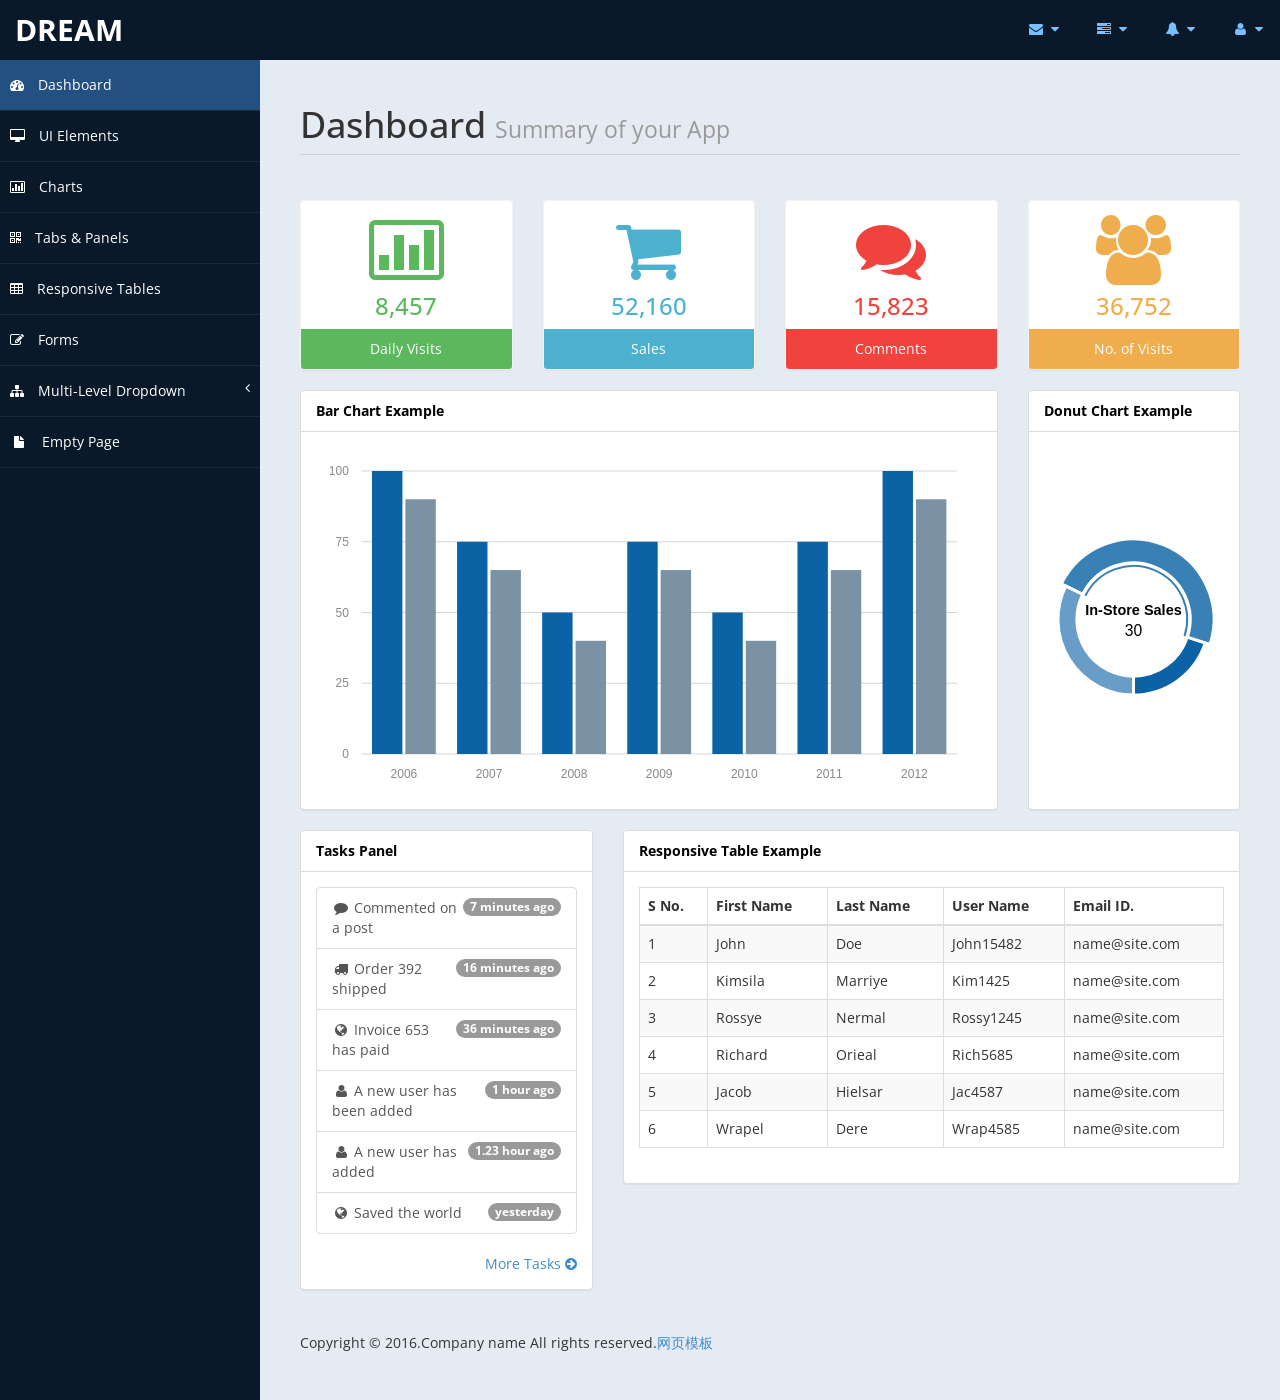
<file: WebContent/AIEngine/index.html>
﻿<!DOCTYPE html>
<html xmlns="http://www.w3.org/1999/xhtml">

<head>
    <meta charset="utf-8" />
    <meta name="viewport" content="width=device-width, initial-scale=1.0" />
    <title>Dream</title>
    <!-- Bootstrap Styles-->
    <link href="assets/css/bootstrap.css" rel="stylesheet" />
    <!-- FontAwesome Styles-->
    <link href="assets/css/font-awesome.css" rel="stylesheet" />
    <!-- Morris Chart Styles-->
    <link href="assets/js/morris/morris-0.4.3.min.css" rel="stylesheet" />
    <!-- Custom Styles-->
    <link href="assets/css/custom-styles.css" rel="stylesheet" />
    <!-- Google Fonts-->
    <link href='http://fonts.useso.com/css?family=Open+Sans' rel='stylesheet' type='text/css' />
</head>

<body>
    <div id="wrapper">
        <nav class="navbar navbar-default top-navbar" role="navigation">
            <div class="navbar-header">
                <button type="button" class="navbar-toggle" data-toggle="collapse" data-target=".sidebar-collapse">
                    <span class="sr-only">Toggle navigation</span>
                    <span class="icon-bar"></span>
                    <span class="icon-bar"></span>
                    <span class="icon-bar"></span>
                </button>
                <a class="navbar-brand" href="index.html">Dream</a>
            </div>

            <ul class="nav navbar-top-links navbar-right">
                <li class="dropdown">
                    <a class="dropdown-toggle" data-toggle="dropdown" href="#" aria-expanded="false">
                        <i class="fa fa-envelope fa-fw"></i> <i class="fa fa-caret-down"></i>
                    </a>
                    <ul class="dropdown-menu dropdown-messages">
                        <li>
                            <a href="#">
                                <div>
                                    <strong>John Doe</strong>
                                    <span class="pull-right text-muted">
                                        <em>Today</em>
                                    </span>
                                </div>
                                <div>Lorem Ipsum has been the industry's standard dummy text ever since the 1500s...</div>
                            </a>
                        </li>
                        <li class="divider"></li>
                        <li>
                            <a href="#">
                                <div>
                                    <strong>John Smith</strong>
                                    <span class="pull-right text-muted">
                                        <em>Yesterday</em>
                                    </span>
                                </div>
                                <div>Lorem Ipsum has been the industry's standard dummy text ever since an kwilnw...</div>
                            </a>
                        </li>
                        <li class="divider"></li>
                        <li>
                            <a href="#">
                                <div>
                                    <strong>John Smith</strong>
                                    <span class="pull-right text-muted">
                                        <em>Yesterday</em>
                                    </span>
                                </div>
                                <div>Lorem Ipsum has been the industry's standard dummy text ever since the...</div>
                            </a>
                        </li>
                        <li class="divider"></li>
                        <li>
                            <a class="text-center" href="#">
                                <strong>Read All Messages</strong>
                                <i class="fa fa-angle-right"></i>
                            </a>
                        </li>
                    </ul>
                    <!-- /.dropdown-messages -->
                </li>
                <!-- /.dropdown -->
                <li class="dropdown">
                    <a class="dropdown-toggle" data-toggle="dropdown" href="#" aria-expanded="false">
                        <i class="fa fa-tasks fa-fw"></i> <i class="fa fa-caret-down"></i>
                    </a>
                    <ul class="dropdown-menu dropdown-tasks">
                        <li>
                            <a href="#">
                                <div>
                                    <p>
                                        <strong>Task 1</strong>
                                        <span class="pull-right text-muted">60% Complete</span>
                                    </p>
                                    <div class="progress progress-striped active">
                                        <div class="progress-bar progress-bar-success" role="progressbar" aria-valuenow="60" aria-valuemin="0" aria-valuemax="100" style="width: 60%">
                                            <span class="sr-only">60% Complete (success)</span>
                                        </div>
                                    </div>
                                </div>
                            </a>
                        </li>
                        <li class="divider"></li>
                        <li>
                            <a href="#">
                                <div>
                                    <p>
                                        <strong>Task 2</strong>
                                        <span class="pull-right text-muted">28% Complete</span>
                                    </p>
                                    <div class="progress progress-striped active">
                                        <div class="progress-bar progress-bar-info" role="progressbar" aria-valuenow="28" aria-valuemin="0" aria-valuemax="100" style="width: 28%">
                                            <span class="sr-only">28% Complete</span>
                                        </div>
                                    </div>
                                </div>
                            </a>
                        </li>
                        <li class="divider"></li>
                        <li>
                            <a href="#">
                                <div>
                                    <p>
                                        <strong>Task 3</strong>
                                        <span class="pull-right text-muted">60% Complete</span>
                                    </p>
                                    <div class="progress progress-striped active">
                                        <div class="progress-bar progress-bar-warning" role="progressbar" aria-valuenow="60" aria-valuemin="0" aria-valuemax="100" style="width: 60%">
                                            <span class="sr-only">60% Complete (warning)</span>
                                        </div>
                                    </div>
                                </div>
                            </a>
                        </li>
                        <li class="divider"></li>
                        <li>
                            <a href="#">
                                <div>
                                    <p>
                                        <strong>Task 4</strong>
                                        <span class="pull-right text-muted">85% Complete</span>
                                    </p>
                                    <div class="progress progress-striped active">
                                        <div class="progress-bar progress-bar-danger" role="progressbar" aria-valuenow="85" aria-valuemin="0" aria-valuemax="100" style="width: 85%">
                                            <span class="sr-only">85% Complete (danger)</span>
                                        </div>
                                    </div>
                                </div>
                            </a>
                        </li>
                        <li class="divider"></li>
                        <li>
                            <a class="text-center" href="#">
                                <strong>See All Tasks</strong>
                                <i class="fa fa-angle-right"></i>
                            </a>
                        </li>
                    </ul>
                    <!-- /.dropdown-tasks -->
                </li>
                <!-- /.dropdown -->
                <li class="dropdown">
                    <a class="dropdown-toggle" data-toggle="dropdown" href="#" aria-expanded="false">
                        <i class="fa fa-bell fa-fw"></i> <i class="fa fa-caret-down"></i>
                    </a>
                    <ul class="dropdown-menu dropdown-alerts">
                        <li>
                            <a href="#">
                                <div>
                                    <i class="fa fa-comment fa-fw"></i> New Comment
                                    <span class="pull-right text-muted small">4 min</span>
                                </div>
                            </a>
                        </li>
                        <li class="divider"></li>
                        <li>
                            <a href="#">
                                <div>
                                    <i class="fa fa-twitter fa-fw"></i> 3 New Followers
                                    <span class="pull-right text-muted small">12 min</span>
                                </div>
                            </a>
                        </li>
                        <li class="divider"></li>
                        <li>
                            <a href="#">
                                <div>
                                    <i class="fa fa-envelope fa-fw"></i> Message Sent
                                    <span class="pull-right text-muted small">4 min</span>
                                </div>
                            </a>
                        </li>
                        <li class="divider"></li>
                        <li>
                            <a href="#">
                                <div>
                                    <i class="fa fa-tasks fa-fw"></i> New Task
                                    <span class="pull-right text-muted small">4 min</span>
                                </div>
                            </a>
                        </li>
                        <li class="divider"></li>
                        <li>
                            <a href="#">
                                <div>
                                    <i class="fa fa-upload fa-fw"></i> Server Rebooted
                                    <span class="pull-right text-muted small">4 min</span>
                                </div>
                            </a>
                        </li>
                        <li class="divider"></li>
                        <li>
                            <a class="text-center" href="#">
                                <strong>See All Alerts</strong>
                                <i class="fa fa-angle-right"></i>
                            </a>
                        </li>
                    </ul>
                    <!-- /.dropdown-alerts -->
                </li>
                <!-- /.dropdown -->
                <li class="dropdown">
                    <a class="dropdown-toggle" data-toggle="dropdown" href="#" aria-expanded="false">
                        <i class="fa fa-user fa-fw"></i> <i class="fa fa-caret-down"></i>
                    </a>
                    <ul class="dropdown-menu dropdown-user">
                        <li><a href="#"><i class="fa fa-user fa-fw"></i> User Profile</a>
                        </li>
                        <li><a href="#"><i class="fa fa-gear fa-fw"></i> Settings</a>
                        </li>
                        <li class="divider"></li>
                        <li><a href="#"><i class="fa fa-sign-out fa-fw"></i> Logout</a>
                        </li>
                    </ul>
                    <!-- /.dropdown-user -->
                </li>
                <!-- /.dropdown -->
            </ul>
        </nav>
        <!--/. NAV TOP  -->
        <nav class="navbar-default navbar-side" role="navigation">
            <div class="sidebar-collapse">
                <ul class="nav" id="main-menu">

                    <li>
                        <a class="active-menu" href="index.html"><i class="fa fa-dashboard"></i> Dashboard</a>
                    </li>
                    <li>
                        <a href="ui-elements.html"><i class="fa fa-desktop"></i> UI Elements</a>
                    </li>
					<li>
                        <a href="chart.html"><i class="fa fa-bar-chart-o"></i> Charts</a>
                    </li>
                    <li>
                        <a href="tab-panel.html"><i class="fa fa-qrcode"></i> Tabs & Panels</a>
                    </li>
                    
                    <li>
                        <a href="table.html"><i class="fa fa-table"></i> Responsive Tables</a>
                    </li>
                    <li>
                        <a href="form.html"><i class="fa fa-edit"></i> Forms </a>
                    </li>


                    <li>
                        <a href="#"><i class="fa fa-sitemap"></i> Multi-Level Dropdown<span class="fa arrow"></span></a>
                        <ul class="nav nav-second-level">
                            <li>
                                <a href="#">Second Level Link</a>
                            </li>
                            <li>
                                <a href="#">Second Level Link</a>
                            </li>
                            <li>
                                <a href="#">Second Level Link<span class="fa arrow"></span></a>
                                <ul class="nav nav-third-level">
                                    <li>
                                        <a href="#">Third Level Link</a>
                                    </li>
                                    <li>
                                        <a href="#">Third Level Link</a>
                                    </li>
                                    <li>
                                        <a href="#">Third Level Link</a>
                                    </li>

                                </ul>

                            </li>
                        </ul>
                    </li>
                    <li>
                        <a href="empty.html"><i class="fa fa-fw fa-file"></i> Empty Page</a>
                    </li>
                </ul>

            </div>

        </nav>
        <!-- /. NAV SIDE  -->
        <div id="page-wrapper">
            <div id="page-inner">


                <div class="row">
                    <div class="col-md-12">
                        <h1 class="page-header">
                            Dashboard <small>Summary of your App</small>
                        </h1>
                    </div>
                </div>
                <!-- /. ROW  -->

                <div class="row">
                    <div class="col-md-3 col-sm-12 col-xs-12">
                        <div class="panel panel-primary text-center no-boder bg-color-green">
                            <div class="panel-body">
                                <i class="fa fa-bar-chart-o fa-5x"></i>
                                <h3>8,457</h3>
                            </div>
                            <div class="panel-footer back-footer-green">
                                Daily Visits

                            </div>
                        </div>
                    </div>
                    <div class="col-md-3 col-sm-12 col-xs-12">
                        <div class="panel panel-primary text-center no-boder bg-color-blue">
                            <div class="panel-body">
                                <i class="fa fa-shopping-cart fa-5x"></i>
                                <h3>52,160 </h3>
                            </div>
                            <div class="panel-footer back-footer-blue">
                                Sales

                            </div>
                        </div>
                    </div>
                    <div class="col-md-3 col-sm-12 col-xs-12">
                        <div class="panel panel-primary text-center no-boder bg-color-red">
                            <div class="panel-body">
                                <i class="fa fa fa-comments fa-5x"></i>
                                <h3>15,823 </h3>
                            </div>
                            <div class="panel-footer back-footer-red">
                                Comments

                            </div>
                        </div>
                    </div>
                    <div class="col-md-3 col-sm-12 col-xs-12">
                        <div class="panel panel-primary text-center no-boder bg-color-brown">
                            <div class="panel-body">
                                <i class="fa fa-users fa-5x"></i>
                                <h3>36,752 </h3>
                            </div>
                            <div class="panel-footer back-footer-brown">
                                No. of Visits

                            </div>
                        </div>
                    </div>
                </div>


                <div class="row">


                    <div class="col-md-9 col-sm-12 col-xs-12">
                        <div class="panel panel-default">
                            <div class="panel-heading">
                                Bar Chart Example
                            </div>
                            <div class="panel-body">
                                <div id="morris-bar-chart"></div>
                            </div>
                        </div>
                    </div>
                    <div class="col-md-3 col-sm-12 col-xs-12">
                        <div class="panel panel-default">
                            <div class="panel-heading">
                                Donut Chart Example
                            </div>
                            <div class="panel-body">
                                <div id="morris-donut-chart"></div>
                            </div>
                        </div>
                    </div>

                </div>
                <!-- /. ROW  -->

                <div class="row">
                    <div class="col-md-4 col-sm-12 col-xs-12">
                        <div class="panel panel-default">
                            <div class="panel-heading">
                                Tasks Panel
                            </div>
                            <div class="panel-body">
                                <div class="list-group">

                                    <a href="#" class="list-group-item">
                                        <span class="badge">7 minutes ago</span>
                                        <i class="fa fa-fw fa-comment"></i> Commented on a post
                                    </a>
                                    <a href="#" class="list-group-item">
                                        <span class="badge">16 minutes ago</span>
                                        <i class="fa fa-fw fa-truck"></i> Order 392 shipped
                                    </a>
                                    <a href="#" class="list-group-item">
                                        <span class="badge">36 minutes ago</span>
                                        <i class="fa fa-fw fa-globe"></i> Invoice 653 has paid
                                    </a>
                                    <a href="#" class="list-group-item">
                                        <span class="badge">1 hour ago</span>
                                        <i class="fa fa-fw fa-user"></i> A new user has been added
                                    </a>
                                    <a href="#" class="list-group-item">
                                        <span class="badge">1.23 hour ago</span>
                                        <i class="fa fa-fw fa-user"></i> A new user has added
                                    </a>
                                    <a href="#" class="list-group-item">
                                        <span class="badge">yesterday</span>
                                        <i class="fa fa-fw fa-globe"></i> Saved the world
                                    </a>
                                </div>
                                <div class="text-right">
                                    <a href="#">More Tasks <i class="fa fa-arrow-circle-right"></i></a>
                                </div>
                            </div>
                        </div>

                    </div>
                    <div class="col-md-8 col-sm-12 col-xs-12">

                        <div class="panel panel-default">
                            <div class="panel-heading">
                                Responsive Table Example
                            </div> 
                            <div class="panel-body">
                                <div class="table-responsive">
                                    <table class="table table-striped table-bordered table-hover">
                                        <thead>
                                            <tr>
                                                <th>S No.</th>
                                                <th>First Name</th>
                                                <th>Last Name</th>
                                                <th>User Name</th>
                                                <th>Email ID.</th>
                                            </tr>
                                        </thead>
                                        <tbody>
                                            <tr>
                                                <td>1</td>
                                                <td>John</td>
                                                <td>Doe</td>
                                                <td>John15482</td>
                                                <td>name@site.com</td>
                                            </tr>
                                            <tr>
                                                <td>2</td>
                                                <td>Kimsila</td>
                                                <td>Marriye</td>
                                                <td>Kim1425</td>
                                                <td>name@site.com</td>
                                            </tr>
                                            <tr>
                                                <td>3</td>
                                                <td>Rossye</td>
                                                <td>Nermal</td>
                                                <td>Rossy1245</td>
                                                <td>name@site.com</td>
                                            </tr>
                                            <tr>
                                                <td>4</td>
                                                <td>Richard</td>
                                                <td>Orieal</td>
                                                <td>Rich5685</td>
                                                <td>name@site.com</td>
                                            </tr>
                                            <tr>
                                                <td>5</td>
                                                <td>Jacob</td>
                                                <td>Hielsar</td>
                                                <td>Jac4587</td>
                                                <td>name@site.com</td>
                                            </tr>
                                            <tr>
                                                <td>6</td>
                                                <td>Wrapel</td>
                                                <td>Dere</td>
                                                <td>Wrap4585</td>
                                                <td>name@site.com</td>
                                            </tr>

                                        </tbody>
                                    </table>
                                </div>
                            </div>
                        </div>

                    </div>
                </div>
                <!-- /. ROW  -->
				<footer><p>Copyright &copy; 2016.Company name All rights reserved.<a target="_blank" href="http://sc.chinaz.com/moban/">&#x7F51;&#x9875;&#x6A21;&#x677F;</a></p></footer>
            </div>
            <!-- /. PAGE INNER  -->
        </div>
        <!-- /. PAGE WRAPPER  -->
    </div>
    <!-- /. WRAPPER  -->
    <!-- JS Scripts-->
    <!-- jQuery Js -->
    <script src="assets/js/jquery-1.10.2.js"></script>
    <!-- Bootstrap Js -->
    <script src="assets/js/bootstrap.min.js"></script>
    <!-- Metis Menu Js -->
    <script src="assets/js/jquery.metisMenu.js"></script>
    <!-- Morris Chart Js -->
    <script src="assets/js/morris/raphael-2.1.0.min.js"></script>
    <script src="assets/js/morris/morris.js"></script>
    <!-- Custom Js -->
    <script src="assets/js/custom-scripts.js"></script>


</body>

</html>
</file>
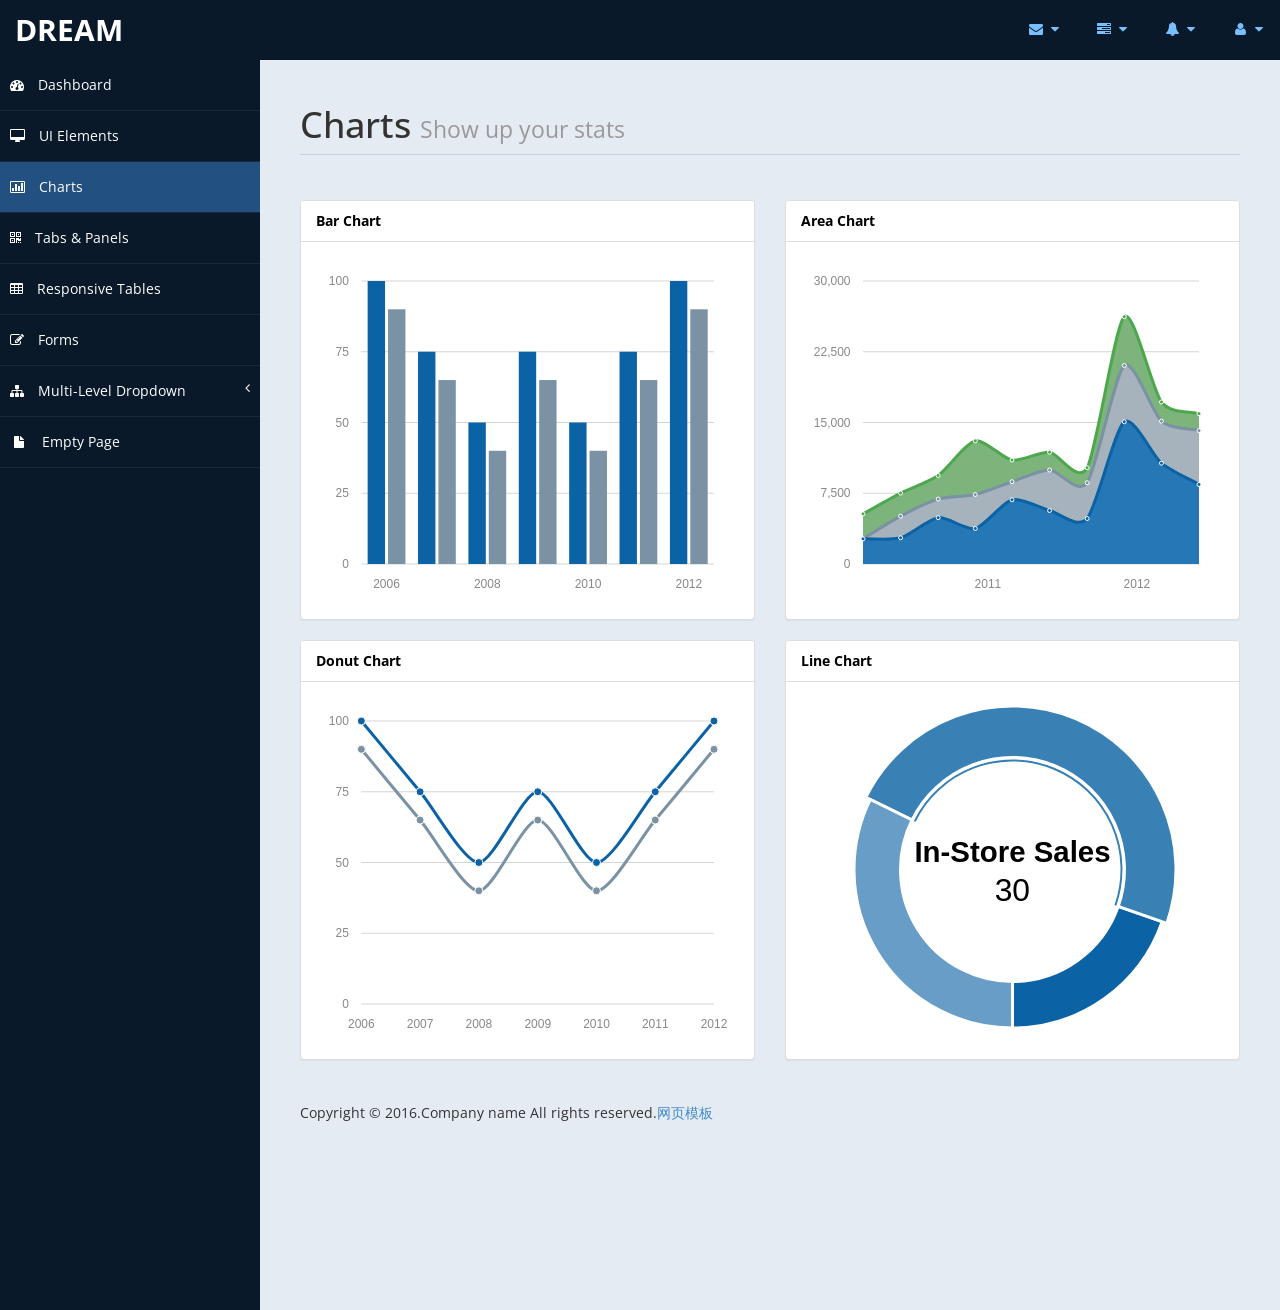
<file: WebContent/AIEngine/chart.html>
﻿<!DOCTYPE html>
<html xmlns="http://www.w3.org/1999/xhtml">
<head>
      <meta charset="utf-8" />
    <meta name="viewport" content="width=device-width, initial-scale=1.0" />
    <title>Dream</title>
	<!-- Bootstrap Styles-->
    <link href="assets/css/bootstrap.css" rel="stylesheet" />
     <!-- FontAwesome Styles-->
    <link href="assets/css/font-awesome.css" rel="stylesheet" />
     <!-- Morris Chart Styles-->
    <link href="assets/js/morris/morris-0.4.3.min.css" rel="stylesheet" />
        <!-- Custom Styles-->
    <link href="assets/css/custom-styles.css" rel="stylesheet" />
     <!-- Google Fonts-->
   <link href='http://fonts.useso.com/css?family=Open+Sans' rel='stylesheet' type='text/css' />
</head>
<body>
    <div id="wrapper">
        <nav class="navbar navbar-default top-navbar" role="navigation">
            <div class="navbar-header">
                <button type="button" class="navbar-toggle" data-toggle="collapse" data-target=".sidebar-collapse">
                    <span class="sr-only">Toggle navigation</span>
                    <span class="icon-bar"></span>
                    <span class="icon-bar"></span>
                    <span class="icon-bar"></span>
                </button>
                <a class="navbar-brand" href="index.html">Dream</a>
            </div>

            <ul class="nav navbar-top-links navbar-right">
                <li class="dropdown">
                    <a class="dropdown-toggle" data-toggle="dropdown" href="#" aria-expanded="false">
                        <i class="fa fa-envelope fa-fw"></i> <i class="fa fa-caret-down"></i>
                    </a>
                    <ul class="dropdown-menu dropdown-messages">
                        <li>
                            <a href="#">
                                <div>
                                    <strong>John Doe</strong>
                                    <span class="pull-right text-muted">
                                        <em>Today</em>
                                    </span>
                                </div>
                                <div>Lorem Ipsum has been the industry's standard dummy text ever since the 1500s...</div>
                            </a>
                        </li>
                        <li class="divider"></li>
                        <li>
                            <a href="#">
                                <div>
                                    <strong>John Smith</strong>
                                    <span class="pull-right text-muted">
                                        <em>Yesterday</em>
                                    </span>
                                </div>
                                <div>Lorem Ipsum has been the industry's standard dummy text ever since an kwilnw...</div>
                            </a>
                        </li>
                        <li class="divider"></li>
                        <li>
                            <a href="#">
                                <div>
                                    <strong>John Smith</strong>
                                    <span class="pull-right text-muted">
                                        <em>Yesterday</em>
                                    </span>
                                </div>
                                <div>Lorem Ipsum has been the industry's standard dummy text ever since the...</div>
                            </a>
                        </li>
                        <li class="divider"></li>
                        <li>
                            <a class="text-center" href="#">
                                <strong>Read All Messages</strong>
                                <i class="fa fa-angle-right"></i>
                            </a>
                        </li>
                    </ul>
                    <!-- /.dropdown-messages -->
                </li>
                <!-- /.dropdown -->
                <li class="dropdown">
                    <a class="dropdown-toggle" data-toggle="dropdown" href="#" aria-expanded="false">
                        <i class="fa fa-tasks fa-fw"></i> <i class="fa fa-caret-down"></i>
                    </a>
                    <ul class="dropdown-menu dropdown-tasks">
                        <li>
                            <a href="#">
                                <div>
                                    <p>
                                        <strong>Task 1</strong>
                                        <span class="pull-right text-muted">60% Complete</span>
                                    </p>
                                    <div class="progress progress-striped active">
                                        <div class="progress-bar progress-bar-success" role="progressbar" aria-valuenow="60" aria-valuemin="0" aria-valuemax="100" style="width: 60%">
                                            <span class="sr-only">60% Complete (success)</span>
                                        </div>
                                    </div>
                                </div>
                            </a>
                        </li>
                        <li class="divider"></li>
                        <li>
                            <a href="#">
                                <div>
                                    <p>
                                        <strong>Task 2</strong>
                                        <span class="pull-right text-muted">28% Complete</span>
                                    </p>
                                    <div class="progress progress-striped active">
                                        <div class="progress-bar progress-bar-info" role="progressbar" aria-valuenow="28" aria-valuemin="0" aria-valuemax="100" style="width: 28%">
                                            <span class="sr-only">28% Complete</span>
                                        </div>
                                    </div>
                                </div>
                            </a>
                        </li>
                        <li class="divider"></li>
                        <li>
                            <a href="#">
                                <div>
                                    <p>
                                        <strong>Task 3</strong>
                                        <span class="pull-right text-muted">60% Complete</span>
                                    </p>
                                    <div class="progress progress-striped active">
                                        <div class="progress-bar progress-bar-warning" role="progressbar" aria-valuenow="60" aria-valuemin="0" aria-valuemax="100" style="width: 60%">
                                            <span class="sr-only">60% Complete (warning)</span>
                                        </div>
                                    </div>
                                </div>
                            </a>
                        </li>
                        <li class="divider"></li>
                        <li>
                            <a href="#">
                                <div>
                                    <p>
                                        <strong>Task 4</strong>
                                        <span class="pull-right text-muted">85% Complete</span>
                                    </p>
                                    <div class="progress progress-striped active">
                                        <div class="progress-bar progress-bar-danger" role="progressbar" aria-valuenow="85" aria-valuemin="0" aria-valuemax="100" style="width: 85%">
                                            <span class="sr-only">85% Complete (danger)</span>
                                        </div>
                                    </div>
                                </div>
                            </a>
                        </li>
                        <li class="divider"></li>
                        <li>
                            <a class="text-center" href="#">
                                <strong>See All Tasks</strong>
                                <i class="fa fa-angle-right"></i>
                            </a>
                        </li>
                    </ul>
                    <!-- /.dropdown-tasks -->
                </li>
                <!-- /.dropdown -->
                <li class="dropdown">
                    <a class="dropdown-toggle" data-toggle="dropdown" href="#" aria-expanded="false">
                        <i class="fa fa-bell fa-fw"></i> <i class="fa fa-caret-down"></i>
                    </a>
                    <ul class="dropdown-menu dropdown-alerts">
                        <li>
                            <a href="#">
                                <div>
                                    <i class="fa fa-comment fa-fw"></i> New Comment
                                    <span class="pull-right text-muted small">4 min</span>
                                </div>
                            </a>
                        </li>
                        <li class="divider"></li>
                        <li>
                            <a href="#">
                                <div>
                                    <i class="fa fa-twitter fa-fw"></i> 3 New Followers
                                    <span class="pull-right text-muted small">12 min</span>
                                </div>
                            </a>
                        </li>
                        <li class="divider"></li>
                        <li>
                            <a href="#">
                                <div>
                                    <i class="fa fa-envelope fa-fw"></i> Message Sent
                                    <span class="pull-right text-muted small">4 min</span>
                                </div>
                            </a>
                        </li>
                        <li class="divider"></li>
                        <li>
                            <a href="#">
                                <div>
                                    <i class="fa fa-tasks fa-fw"></i> New Task
                                    <span class="pull-right text-muted small">4 min</span>
                                </div>
                            </a>
                        </li>
                        <li class="divider"></li>
                        <li>
                            <a href="#">
                                <div>
                                    <i class="fa fa-upload fa-fw"></i> Server Rebooted
                                    <span class="pull-right text-muted small">4 min</span>
                                </div>
                            </a>
                        </li>
                        <li class="divider"></li>
                        <li>
                            <a class="text-center" href="#">
                                <strong>See All Alerts</strong>
                                <i class="fa fa-angle-right"></i>
                            </a>
                        </li>
                    </ul>
                    <!-- /.dropdown-alerts -->
                </li>
                <!-- /.dropdown -->
                <li class="dropdown">
                    <a class="dropdown-toggle" data-toggle="dropdown" href="#" aria-expanded="false">
                        <i class="fa fa-user fa-fw"></i> <i class="fa fa-caret-down"></i>
                    </a>
                    <ul class="dropdown-menu dropdown-user">
                        <li><a href="#"><i class="fa fa-user fa-fw"></i> User Profile</a>
                        </li>
                        <li><a href="#"><i class="fa fa-gear fa-fw"></i> Settings</a>
                        </li>
                        <li class="divider"></li>
                        <li><a href="#"><i class="fa fa-sign-out fa-fw"></i> Logout</a>
                        </li>
                    </ul>
                    <!-- /.dropdown-user -->
                </li>
                <!-- /.dropdown -->
            </ul>
        </nav>
        <!--/. NAV TOP  -->
        <nav class="navbar-default navbar-side" role="navigation">
            <div class="sidebar-collapse">
                <ul class="nav" id="main-menu">

                    <li>
                        <a href="index.html"><i class="fa fa-dashboard"></i> Dashboard</a>
                    </li>
                    <li>
                        <a href="ui-elements.html"><i class="fa fa-desktop"></i> UI Elements</a>
                    </li>
					<li>
                        <a href="chart.html" class="active-menu"><i class="fa fa-bar-chart-o"></i> Charts</a>
                    </li>
                    <li>
                        <a href="tab-panel.html"><i class="fa fa-qrcode"></i> Tabs & Panels</a>
                    </li>
                    
                    <li>
                        <a href="table.html"><i class="fa fa-table"></i> Responsive Tables</a>
                    </li>
                    <li>
                        <a href="form.html"><i class="fa fa-edit"></i> Forms </a>
                    </li>


                    <li>
                        <a href="#"><i class="fa fa-sitemap"></i> Multi-Level Dropdown<span class="fa arrow"></span></a>
                        <ul class="nav nav-second-level">
                            <li>
                                <a href="#">Second Level Link</a>
                            </li>
                            <li>
                                <a href="#">Second Level Link</a>
                            </li>
                            <li>
                                <a href="#">Second Level Link<span class="fa arrow"></span></a>
                                <ul class="nav nav-third-level">
                                    <li>
                                        <a href="#">Third Level Link</a>
                                    </li>
                                    <li>
                                        <a href="#">Third Level Link</a>
                                    </li>
                                    <li>
                                        <a href="#">Third Level Link</a>
                                    </li>

                                </ul>

                            </li>
                        </ul>
                    </li>
                    <li>
                        <a href="empty.html"><i class="fa fa-fw fa-file"></i> Empty Page</a>
                    </li>
                </ul>

            </div>

        </nav>
        <!-- /. NAV SIDE  -->
        <div id="page-wrapper" >
            <div id="page-inner">
			 <div class="row">
                    <div class="col-md-12">
                        <h1 class="page-header">
                            Charts <small>Show up your stats</small>
                        </h1>
                    </div>
                </div> 
                 <!-- /. ROW  -->
             
                <div class="row"> 
                    
                      
                               <div class="col-md-6 col-sm-12 col-xs-12">                     
                    <div class="panel panel-default">
                        <div class="panel-heading">
                            Bar Chart
                        </div>
                        <div class="panel-body">
                            <div id="morris-bar-chart"></div>
                        </div>
                    </div>            
                </div>
                      <div class="col-md-6 col-sm-12 col-xs-12">                     
                    <div class="panel panel-default">
                        <div class="panel-heading">
                            Area Chart
                        </div>
                        <div class="panel-body">
                            <div id="morris-area-chart"></div>
                        </div>
                    </div>            
                </div> 
                
           </div>
                 <!-- /. ROW  -->
                <div class="row">                     
                      
                               <div class="col-md-6 col-sm-12 col-xs-12">                     
                    <div class="panel panel-default">
                        <div class="panel-heading">
                            Donut Chart
                        </div>
                        <div class="panel-body">
                            <div id="morris-line-chart"></div>
                        </div>
                    </div>            
                </div>
                      <div class="col-md-6 col-sm-12 col-xs-12">                     
                    <div class="panel panel-default">
                        <div class="panel-heading">
                            Line Chart
                        </div>
                        <div class="panel-body">                            
							<div id="morris-donut-chart"></div>
                        </div>
                    </div>            
                </div> 
                
           </div>
                 <!-- /. ROW  -->
				 <footer><p>Copyright &copy; 2016.Company name All rights reserved.<a target="_blank" href="http://sc.chinaz.com/moban/">&#x7F51;&#x9875;&#x6A21;&#x677F;</a></p></footer>
				</div>
             <!-- /. PAGE INNER  -->
            </div>
         <!-- /. PAGE WRAPPER  -->
        </div>
     <!-- /. WRAPPER  -->
    <!-- JS Scripts-->
    <!-- jQuery Js -->
    <script src="assets/js/jquery-1.10.2.js"></script>
      <!-- Bootstrap Js -->
    <script src="assets/js/bootstrap.min.js"></script>
    <!-- Metis Menu Js -->
    <script src="assets/js/jquery.metisMenu.js"></script>
     <!-- Morris Chart Js -->
     <script src="assets/js/morris/raphael-2.1.0.min.js"></script>
    <script src="assets/js/morris/morris.js"></script>
      <!-- Custom Js -->
    <script src="assets/js/custom-scripts.js"></script>
    
   
</body>
</html>
</file>
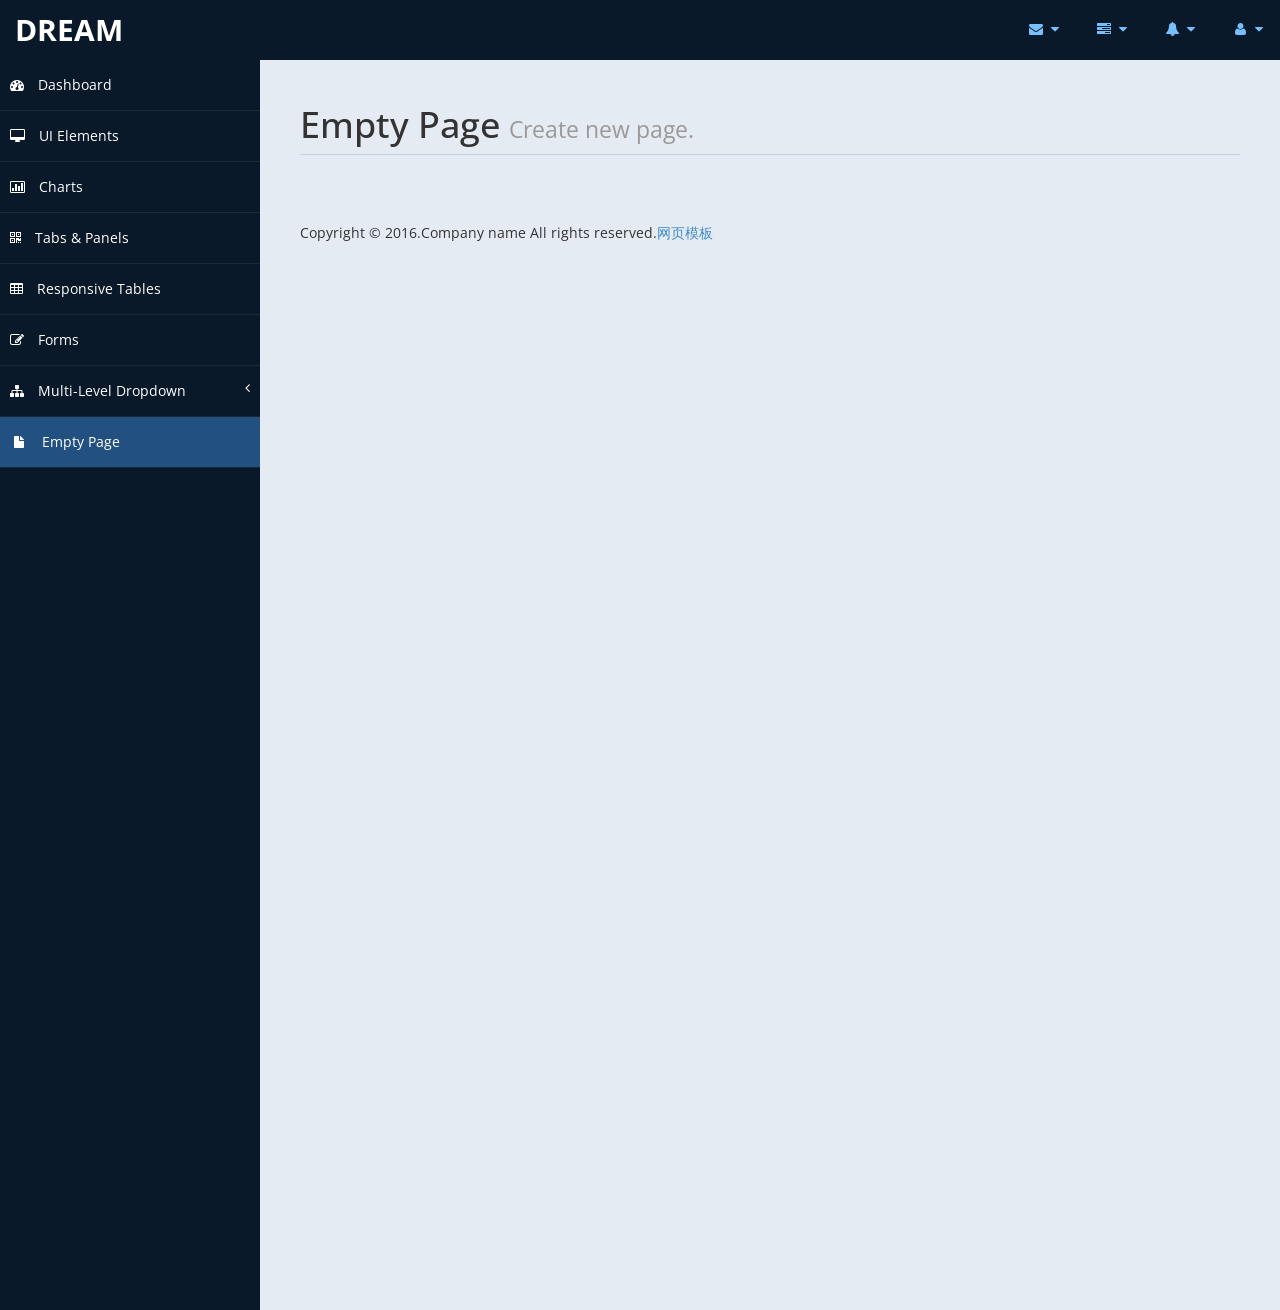
<file: WebContent/AIEngine/empty.html>
﻿<!DOCTYPE html>
<html xmlns="http://www.w3.org/1999/xhtml">
<head>
    <meta charset="utf-8" />
    <meta name="viewport" content="width=device-width, initial-scale=1.0" />
    <title>Dream</title>
	<!-- Bootstrap Styles-->
    <link href="assets/css/bootstrap.css" rel="stylesheet" />
     <!-- FontAwesome Styles-->
    <link href="assets/css/font-awesome.css" rel="stylesheet" />
        <!-- Custom Styles-->
    <link href="assets/css/custom-styles.css" rel="stylesheet" />
     <!-- Google Fonts-->
   <link href='http://fonts.useso.com/css?family=Open+Sans' rel='stylesheet' type='text/css' />
</head>
<body>
    <div id="wrapper">
        <nav class="navbar navbar-default top-navbar" role="navigation">
            <div class="navbar-header">
                <button type="button" class="navbar-toggle" data-toggle="collapse" data-target=".sidebar-collapse">
                    <span class="sr-only">Toggle navigation</span>
                    <span class="icon-bar"></span>
                    <span class="icon-bar"></span>
                    <span class="icon-bar"></span>
                </button>
                <a class="navbar-brand" href="index.html">Dream</a>
            </div>

            <ul class="nav navbar-top-links navbar-right">
                <li class="dropdown">
                    <a class="dropdown-toggle" data-toggle="dropdown" href="#" aria-expanded="false">
                        <i class="fa fa-envelope fa-fw"></i> <i class="fa fa-caret-down"></i>
                    </a>
                    <ul class="dropdown-menu dropdown-messages">
                        <li>
                            <a href="#">
                                <div>
                                    <strong>John Doe</strong>
                                    <span class="pull-right text-muted">
                                        <em>Today</em>
                                    </span>
                                </div>
                                <div>Lorem Ipsum has been the industry's standard dummy text ever since the 1500s...</div>
                            </a>
                        </li>
                        <li class="divider"></li>
                        <li>
                            <a href="#">
                                <div>
                                    <strong>John Smith</strong>
                                    <span class="pull-right text-muted">
                                        <em>Yesterday</em>
                                    </span>
                                </div>
                                <div>Lorem Ipsum has been the industry's standard dummy text ever since an kwilnw...</div>
                            </a>
                        </li>
                        <li class="divider"></li>
                        <li>
                            <a href="#">
                                <div>
                                    <strong>John Smith</strong>
                                    <span class="pull-right text-muted">
                                        <em>Yesterday</em>
                                    </span>
                                </div>
                                <div>Lorem Ipsum has been the industry's standard dummy text ever since the...</div>
                            </a>
                        </li>
                        <li class="divider"></li>
                        <li>
                            <a class="text-center" href="#">
                                <strong>Read All Messages</strong>
                                <i class="fa fa-angle-right"></i>
                            </a>
                        </li>
                    </ul>
                    <!-- /.dropdown-messages -->
                </li>
                <!-- /.dropdown -->
                <li class="dropdown">
                    <a class="dropdown-toggle" data-toggle="dropdown" href="#" aria-expanded="false">
                        <i class="fa fa-tasks fa-fw"></i> <i class="fa fa-caret-down"></i>
                    </a>
                    <ul class="dropdown-menu dropdown-tasks">
                        <li>
                            <a href="#">
                                <div>
                                    <p>
                                        <strong>Task 1</strong>
                                        <span class="pull-right text-muted">60% Complete</span>
                                    </p>
                                    <div class="progress progress-striped active">
                                        <div class="progress-bar progress-bar-success" role="progressbar" aria-valuenow="60" aria-valuemin="0" aria-valuemax="100" style="width: 60%">
                                            <span class="sr-only">60% Complete (success)</span>
                                        </div>
                                    </div>
                                </div>
                            </a>
                        </li>
                        <li class="divider"></li>
                        <li>
                            <a href="#">
                                <div>
                                    <p>
                                        <strong>Task 2</strong>
                                        <span class="pull-right text-muted">28% Complete</span>
                                    </p>
                                    <div class="progress progress-striped active">
                                        <div class="progress-bar progress-bar-info" role="progressbar" aria-valuenow="28" aria-valuemin="0" aria-valuemax="100" style="width: 28%">
                                            <span class="sr-only">28% Complete</span>
                                        </div>
                                    </div>
                                </div>
                            </a>
                        </li>
                        <li class="divider"></li>
                        <li>
                            <a href="#">
                                <div>
                                    <p>
                                        <strong>Task 3</strong>
                                        <span class="pull-right text-muted">60% Complete</span>
                                    </p>
                                    <div class="progress progress-striped active">
                                        <div class="progress-bar progress-bar-warning" role="progressbar" aria-valuenow="60" aria-valuemin="0" aria-valuemax="100" style="width: 60%">
                                            <span class="sr-only">60% Complete (warning)</span>
                                        </div>
                                    </div>
                                </div>
                            </a>
                        </li>
                        <li class="divider"></li>
                        <li>
                            <a href="#">
                                <div>
                                    <p>
                                        <strong>Task 4</strong>
                                        <span class="pull-right text-muted">85% Complete</span>
                                    </p>
                                    <div class="progress progress-striped active">
                                        <div class="progress-bar progress-bar-danger" role="progressbar" aria-valuenow="85" aria-valuemin="0" aria-valuemax="100" style="width: 85%">
                                            <span class="sr-only">85% Complete (danger)</span>
                                        </div>
                                    </div>
                                </div>
                            </a>
                        </li>
                        <li class="divider"></li>
                        <li>
                            <a class="text-center" href="#">
                                <strong>See All Tasks</strong>
                                <i class="fa fa-angle-right"></i>
                            </a>
                        </li>
                    </ul>
                    <!-- /.dropdown-tasks -->
                </li>
                <!-- /.dropdown -->
                <li class="dropdown">
                    <a class="dropdown-toggle" data-toggle="dropdown" href="#" aria-expanded="false">
                        <i class="fa fa-bell fa-fw"></i> <i class="fa fa-caret-down"></i>
                    </a>
                    <ul class="dropdown-menu dropdown-alerts">
                        <li>
                            <a href="#">
                                <div>
                                    <i class="fa fa-comment fa-fw"></i> New Comment
                                    <span class="pull-right text-muted small">4 min</span>
                                </div>
                            </a>
                        </li>
                        <li class="divider"></li>
                        <li>
                            <a href="#">
                                <div>
                                    <i class="fa fa-twitter fa-fw"></i> 3 New Followers
                                    <span class="pull-right text-muted small">12 min</span>
                                </div>
                            </a>
                        </li>
                        <li class="divider"></li>
                        <li>
                            <a href="#">
                                <div>
                                    <i class="fa fa-envelope fa-fw"></i> Message Sent
                                    <span class="pull-right text-muted small">4 min</span>
                                </div>
                            </a>
                        </li>
                        <li class="divider"></li>
                        <li>
                            <a href="#">
                                <div>
                                    <i class="fa fa-tasks fa-fw"></i> New Task
                                    <span class="pull-right text-muted small">4 min</span>
                                </div>
                            </a>
                        </li>
                        <li class="divider"></li>
                        <li>
                            <a href="#">
                                <div>
                                    <i class="fa fa-upload fa-fw"></i> Server Rebooted
                                    <span class="pull-right text-muted small">4 min</span>
                                </div>
                            </a>
                        </li>
                        <li class="divider"></li>
                        <li>
                            <a class="text-center" href="#">
                                <strong>See All Alerts</strong>
                                <i class="fa fa-angle-right"></i>
                            </a>
                        </li>
                    </ul>
                    <!-- /.dropdown-alerts -->
                </li>
                <!-- /.dropdown -->
                <li class="dropdown">
                    <a class="dropdown-toggle" data-toggle="dropdown" href="#" aria-expanded="false">
                        <i class="fa fa-user fa-fw"></i> <i class="fa fa-caret-down"></i>
                    </a>
                    <ul class="dropdown-menu dropdown-user">
                        <li><a href="#"><i class="fa fa-user fa-fw"></i> User Profile</a>
                        </li>
                        <li><a href="#"><i class="fa fa-gear fa-fw"></i> Settings</a>
                        </li>
                        <li class="divider"></li>
                        <li><a href="#"><i class="fa fa-sign-out fa-fw"></i> Logout</a>
                        </li>
                    </ul>
                    <!-- /.dropdown-user -->
                </li>
                <!-- /.dropdown -->
            </ul>
        </nav>
        <!--/. NAV TOP  -->
        <nav class="navbar-default navbar-side" role="navigation">
            <div class="sidebar-collapse">
                <ul class="nav" id="main-menu">

                    <li>
                        <a href="index.html"><i class="fa fa-dashboard"></i> Dashboard</a>
                    </li>
                    <li>
                        <a href="ui-elements.html"><i class="fa fa-desktop"></i> UI Elements</a>
                    </li>
					<li>
                        <a href="chart.html"><i class="fa fa-bar-chart-o"></i> Charts</a>
                    </li>
                    <li>
                        <a href="tab-panel.html"><i class="fa fa-qrcode"></i> Tabs & Panels</a>
                    </li>
                    
                    <li>
                        <a href="table.html"><i class="fa fa-table"></i> Responsive Tables</a>
                    </li>
                    <li>
                        <a href="form.html"><i class="fa fa-edit"></i> Forms </a>
                    </li>


                    <li>
                        <a href="#"><i class="fa fa-sitemap"></i> Multi-Level Dropdown<span class="fa arrow"></span></a>
                        <ul class="nav nav-second-level">
                            <li>
                                <a href="#">Second Level Link</a>
                            </li>
                            <li>
                                <a href="#">Second Level Link</a>
                            </li>
                            <li>
                                <a href="#">Second Level Link<span class="fa arrow"></span></a>
                                <ul class="nav nav-third-level">
                                    <li>
                                        <a href="#">Third Level Link</a>
                                    </li>
                                    <li>
                                        <a href="#">Third Level Link</a>
                                    </li>
                                    <li>
                                        <a href="#">Third Level Link</a>
                                    </li>

                                </ul>

                            </li>
                        </ul>
                    </li>
                    <li>
                        <a class="active-menu" href="empty.html"><i class="fa fa-fw fa-file"></i> Empty Page</a>
                    </li>
                </ul>

            </div>

        </nav>
        <!-- /. NAV SIDE  -->
        <div id="page-wrapper" >
            <div id="page-inner">
			 <div class="row">
                    <div class="col-md-12">
                        <h1 class="page-header">
                            Empty Page <small>Create new page.</small>
                        </h1>
                    </div>
                </div> 
                 <!-- /. ROW  -->
				 <footer><p>Copyright &copy; 2016.Company name All rights reserved.<a target="_blank" href="http://sc.chinaz.com/moban/">&#x7F51;&#x9875;&#x6A21;&#x677F;</a></p></footer>
				</div>
             <!-- /. PAGE INNER  -->
            </div>
         <!-- /. PAGE WRAPPER  -->
        </div>
     <!-- /. WRAPPER  -->
    <!-- JS Scripts-->
    <!-- jQuery Js -->
    <script src="assets/js/jquery-1.10.2.js"></script>
      <!-- Bootstrap Js -->
    <script src="assets/js/bootstrap.min.js"></script>
    <!-- Metis Menu Js -->
    <script src="assets/js/jquery.metisMenu.js"></script>
      <!-- Custom Js -->
    <script src="assets/js/custom-scripts.js"></script>
    
   
</body>
</html>
</file>
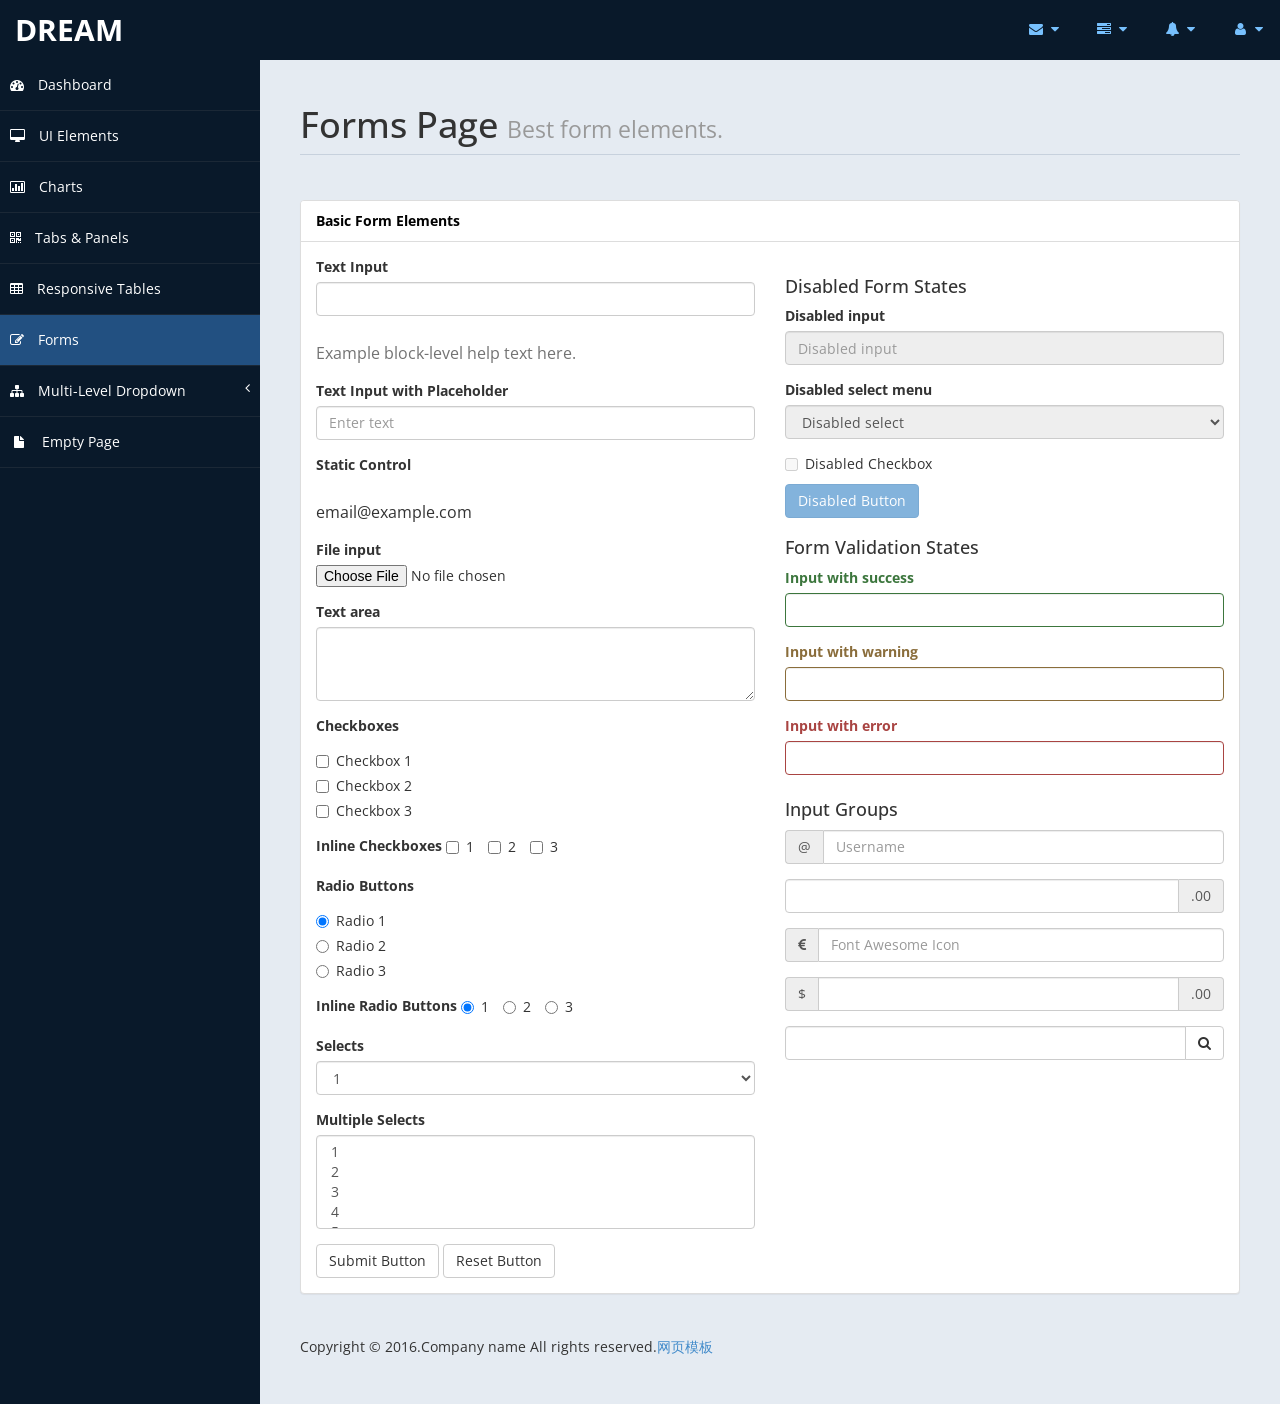
<file: WebContent/AIEngine/form.html>
﻿<!DOCTYPE html>
<html xmlns="http://www.w3.org/1999/xhtml">
<head>
      <meta charset="utf-8" />
    <meta name="viewport" content="width=device-width, initial-scale=1.0" />
    <title>Dream</title>
	<!-- Bootstrap Styles-->
    <link href="assets/css/bootstrap.css" rel="stylesheet" />
     <!-- FontAwesome Styles-->
    <link href="assets/css/font-awesome.css" rel="stylesheet" />
        <!-- Custom Styles-->
    <link href="assets/css/custom-styles.css" rel="stylesheet" />
     <!-- Google Fonts-->
   <link href='http://fonts.useso.com/css?family=Open+Sans' rel='stylesheet' type='text/css' />
</head>
<body>
    <div id="wrapper">
        <nav class="navbar navbar-default top-navbar" role="navigation">
            <div class="navbar-header">
                <button type="button" class="navbar-toggle" data-toggle="collapse" data-target=".sidebar-collapse">
                    <span class="sr-only">Toggle navigation</span>
                    <span class="icon-bar"></span>
                    <span class="icon-bar"></span>
                    <span class="icon-bar"></span>
                </button>
                <a class="navbar-brand" href="index.html">Dream</a>
            </div>

            <ul class="nav navbar-top-links navbar-right">
                <li class="dropdown">
                    <a class="dropdown-toggle" data-toggle="dropdown" href="#" aria-expanded="false">
                        <i class="fa fa-envelope fa-fw"></i> <i class="fa fa-caret-down"></i>
                    </a>
                    <ul class="dropdown-menu dropdown-messages">
                        <li>
                            <a href="#">
                                <div>
                                    <strong>John Doe</strong>
                                    <span class="pull-right text-muted">
                                        <em>Today</em>
                                    </span>
                                </div>
                                <div>Lorem Ipsum has been the industry's standard dummy text ever since the 1500s...</div>
                            </a>
                        </li>
                        <li class="divider"></li>
                        <li>
                            <a href="#">
                                <div>
                                    <strong>John Smith</strong>
                                    <span class="pull-right text-muted">
                                        <em>Yesterday</em>
                                    </span>
                                </div>
                                <div>Lorem Ipsum has been the industry's standard dummy text ever since an kwilnw...</div>
                            </a>
                        </li>
                        <li class="divider"></li>
                        <li>
                            <a href="#">
                                <div>
                                    <strong>John Smith</strong>
                                    <span class="pull-right text-muted">
                                        <em>Yesterday</em>
                                    </span>
                                </div>
                                <div>Lorem Ipsum has been the industry's standard dummy text ever since the...</div>
                            </a>
                        </li>
                        <li class="divider"></li>
                        <li>
                            <a class="text-center" href="#">
                                <strong>Read All Messages</strong>
                                <i class="fa fa-angle-right"></i>
                            </a>
                        </li>
                    </ul>
                    <!-- /.dropdown-messages -->
                </li>
                <!-- /.dropdown -->
                <li class="dropdown">
                    <a class="dropdown-toggle" data-toggle="dropdown" href="#" aria-expanded="false">
                        <i class="fa fa-tasks fa-fw"></i> <i class="fa fa-caret-down"></i>
                    </a>
                    <ul class="dropdown-menu dropdown-tasks">
                        <li>
                            <a href="#">
                                <div>
                                    <p>
                                        <strong>Task 1</strong>
                                        <span class="pull-right text-muted">60% Complete</span>
                                    </p>
                                    <div class="progress progress-striped active">
                                        <div class="progress-bar progress-bar-success" role="progressbar" aria-valuenow="60" aria-valuemin="0" aria-valuemax="100" style="width: 60%">
                                            <span class="sr-only">60% Complete (success)</span>
                                        </div>
                                    </div>
                                </div>
                            </a>
                        </li>
                        <li class="divider"></li>
                        <li>
                            <a href="#">
                                <div>
                                    <p>
                                        <strong>Task 2</strong>
                                        <span class="pull-right text-muted">28% Complete</span>
                                    </p>
                                    <div class="progress progress-striped active">
                                        <div class="progress-bar progress-bar-info" role="progressbar" aria-valuenow="28" aria-valuemin="0" aria-valuemax="100" style="width: 28%">
                                            <span class="sr-only">28% Complete</span>
                                        </div>
                                    </div>
                                </div>
                            </a>
                        </li>
                        <li class="divider"></li>
                        <li>
                            <a href="#">
                                <div>
                                    <p>
                                        <strong>Task 3</strong>
                                        <span class="pull-right text-muted">60% Complete</span>
                                    </p>
                                    <div class="progress progress-striped active">
                                        <div class="progress-bar progress-bar-warning" role="progressbar" aria-valuenow="60" aria-valuemin="0" aria-valuemax="100" style="width: 60%">
                                            <span class="sr-only">60% Complete (warning)</span>
                                        </div>
                                    </div>
                                </div>
                            </a>
                        </li>
                        <li class="divider"></li>
                        <li>
                            <a href="#">
                                <div>
                                    <p>
                                        <strong>Task 4</strong>
                                        <span class="pull-right text-muted">85% Complete</span>
                                    </p>
                                    <div class="progress progress-striped active">
                                        <div class="progress-bar progress-bar-danger" role="progressbar" aria-valuenow="85" aria-valuemin="0" aria-valuemax="100" style="width: 85%">
                                            <span class="sr-only">85% Complete (danger)</span>
                                        </div>
                                    </div>
                                </div>
                            </a>
                        </li>
                        <li class="divider"></li>
                        <li>
                            <a class="text-center" href="#">
                                <strong>See All Tasks</strong>
                                <i class="fa fa-angle-right"></i>
                            </a>
                        </li>
                    </ul>
                    <!-- /.dropdown-tasks -->
                </li>
                <!-- /.dropdown -->
                <li class="dropdown">
                    <a class="dropdown-toggle" data-toggle="dropdown" href="#" aria-expanded="false">
                        <i class="fa fa-bell fa-fw"></i> <i class="fa fa-caret-down"></i>
                    </a>
                    <ul class="dropdown-menu dropdown-alerts">
                        <li>
                            <a href="#">
                                <div>
                                    <i class="fa fa-comment fa-fw"></i> New Comment
                                    <span class="pull-right text-muted small">4 min</span>
                                </div>
                            </a>
                        </li>
                        <li class="divider"></li>
                        <li>
                            <a href="#">
                                <div>
                                    <i class="fa fa-twitter fa-fw"></i> 3 New Followers
                                    <span class="pull-right text-muted small">12 min</span>
                                </div>
                            </a>
                        </li>
                        <li class="divider"></li>
                        <li>
                            <a href="#">
                                <div>
                                    <i class="fa fa-envelope fa-fw"></i> Message Sent
                                    <span class="pull-right text-muted small">4 min</span>
                                </div>
                            </a>
                        </li>
                        <li class="divider"></li>
                        <li>
                            <a href="#">
                                <div>
                                    <i class="fa fa-tasks fa-fw"></i> New Task
                                    <span class="pull-right text-muted small">4 min</span>
                                </div>
                            </a>
                        </li>
                        <li class="divider"></li>
                        <li>
                            <a href="#">
                                <div>
                                    <i class="fa fa-upload fa-fw"></i> Server Rebooted
                                    <span class="pull-right text-muted small">4 min</span>
                                </div>
                            </a>
                        </li>
                        <li class="divider"></li>
                        <li>
                            <a class="text-center" href="#">
                                <strong>See All Alerts</strong>
                                <i class="fa fa-angle-right"></i>
                            </a>
                        </li>
                    </ul>
                    <!-- /.dropdown-alerts -->
                </li>
                <!-- /.dropdown -->
                <li class="dropdown">
                    <a class="dropdown-toggle" data-toggle="dropdown" href="#" aria-expanded="false">
                        <i class="fa fa-user fa-fw"></i> <i class="fa fa-caret-down"></i>
                    </a>
                    <ul class="dropdown-menu dropdown-user">
                        <li><a href="#"><i class="fa fa-user fa-fw"></i> User Profile</a>
                        </li>
                        <li><a href="#"><i class="fa fa-gear fa-fw"></i> Settings</a>
                        </li>
                        <li class="divider"></li>
                        <li><a href="#"><i class="fa fa-sign-out fa-fw"></i> Logout</a>
                        </li>
                    </ul>
                    <!-- /.dropdown-user -->
                </li>
                <!-- /.dropdown -->
            </ul>
        </nav>
        <!--/. NAV TOP  -->
        <nav class="navbar-default navbar-side" role="navigation">
            <div class="sidebar-collapse">
                <ul class="nav" id="main-menu">

                    <li>
                        <a href="index.html"><i class="fa fa-dashboard"></i> Dashboard</a>
                    </li>
                    <li>
                        <a href="ui-elements.html"><i class="fa fa-desktop"></i> UI Elements</a>
                    </li>
					<li>
                        <a href="chart.html"><i class="fa fa-bar-chart-o"></i> Charts</a>
                    </li>
                    <li>
                        <a href="tab-panel.html"><i class="fa fa-qrcode"></i> Tabs & Panels</a>
                    </li>
                    
                    <li>
                        <a href="table.html"><i class="fa fa-table"></i> Responsive Tables</a>
                    </li>
                    <li>
                        <a href="form.html" class="active-menu"><i class="fa fa-edit"></i> Forms </a>
                    </li>


                    <li>
                        <a href="#"><i class="fa fa-sitemap"></i> Multi-Level Dropdown<span class="fa arrow"></span></a>
                        <ul class="nav nav-second-level">
                            <li>
                                <a href="#">Second Level Link</a>
                            </li>
                            <li>
                                <a href="#">Second Level Link</a>
                            </li>
                            <li>
                                <a href="#">Second Level Link<span class="fa arrow"></span></a>
                                <ul class="nav nav-third-level">
                                    <li>
                                        <a href="#">Third Level Link</a>
                                    </li>
                                    <li>
                                        <a href="#">Third Level Link</a>
                                    </li>
                                    <li>
                                        <a href="#">Third Level Link</a>
                                    </li>

                                </ul>

                            </li>
                        </ul>
                    </li>
                    <li>
                        <a href="empty.html"><i class="fa fa-fw fa-file"></i> Empty Page</a>
                    </li>
                </ul>

            </div>

        </nav>
        <!-- /. NAV SIDE  -->
        <div id="page-wrapper" >
            <div id="page-inner">
			 <div class="row">
                    <div class="col-md-12">
                        <h1 class="page-header">
                            Forms Page <small>Best form elements.</small>
                        </h1>
                    </div>
                </div> 
                 <!-- /. ROW  -->
              <div class="row">
                <div class="col-lg-12">
                    <div class="panel panel-default">
                        <div class="panel-heading">
                            Basic Form Elements
                        </div>
                        <div class="panel-body">
                            <div class="row">
                                <div class="col-lg-6">
                                    <form role="form">
                                        <div class="form-group">
                                            <label>Text Input</label>
                                            <input class="form-control">
                                            <p class="help-block">Example block-level help text here.</p>
                                        </div>
                                        <div class="form-group">
                                            <label>Text Input with Placeholder</label>
                                            <input class="form-control" placeholder="Enter text">
                                        </div>
                                        <div class="form-group">
                                            <label>Static Control</label>
                                            <p class="form-control-static">email@example.com</p>
                                        </div>
                                        <div class="form-group">
                                            <label>File input</label>
                                            <input type="file">
                                        </div>
                                        <div class="form-group">
                                            <label>Text area</label>
                                            <textarea class="form-control" rows="3"></textarea>
                                        </div>
                                        <div class="form-group">
                                            <label>Checkboxes</label>
                                            <div class="checkbox">
                                                <label>
                                                    <input type="checkbox" value="">Checkbox 1
                                                </label>
                                            </div>
                                            <div class="checkbox">
                                                <label>
                                                    <input type="checkbox" value="">Checkbox 2
                                                </label>
                                            </div>
                                            <div class="checkbox">
                                                <label>
                                                    <input type="checkbox" value="">Checkbox 3
                                                </label>
                                            </div>
                                        </div>
                                        <div class="form-group">
                                            <label>Inline Checkboxes</label>
                                            <label class="checkbox-inline">
                                                <input type="checkbox">1
                                            </label>
                                            <label class="checkbox-inline">
                                                <input type="checkbox">2
                                            </label>
                                            <label class="checkbox-inline">
                                                <input type="checkbox">3
                                            </label>
                                        </div>
                                        <div class="form-group">
                                            <label>Radio Buttons</label>
                                            <div class="radio">
                                                <label>
                                                    <input type="radio" name="optionsRadios" id="optionsRadios1" value="option1" checked="">Radio 1
                                                </label>
                                            </div>
                                            <div class="radio">
                                                <label>
                                                    <input type="radio" name="optionsRadios" id="optionsRadios2" value="option2">Radio 2
                                                </label>
                                            </div>
                                            <div class="radio">
                                                <label>
                                                    <input type="radio" name="optionsRadios" id="optionsRadios3" value="option3">Radio 3
                                                </label>
                                            </div>
                                        </div>
                                        <div class="form-group">
                                            <label>Inline Radio Buttons</label>
                                            <label class="radio-inline">
                                                <input type="radio" name="optionsRadiosInline" id="optionsRadiosInline1" value="option1" checked="">1
                                            </label>
                                            <label class="radio-inline">
                                                <input type="radio" name="optionsRadiosInline" id="optionsRadiosInline2" value="option2">2
                                            </label>
                                            <label class="radio-inline">
                                                <input type="radio" name="optionsRadiosInline" id="optionsRadiosInline3" value="option3">3
                                            </label>
                                        </div>
                                        <div class="form-group">
                                            <label>Selects</label>
                                            <select class="form-control">
                                                <option>1</option>
                                                <option>2</option>
                                                <option>3</option>
                                                <option>4</option>
                                                <option>5</option>
                                            </select>
                                        </div>
                                        <div class="form-group">
                                            <label>Multiple Selects</label>
                                            <select multiple="" class="form-control">
                                                <option>1</option>
                                                <option>2</option>
                                                <option>3</option>
                                                <option>4</option>
                                                <option>5</option>
                                            </select>
                                        </div>
                                        <button type="submit" class="btn btn-default">Submit Button</button>
                                        <button type="reset" class="btn btn-default">Reset Button</button>
                                    </form>
                                </div>
                                <!-- /.col-lg-6 (nested) -->
                                <div class="col-lg-6">
                                    <h4>Disabled Form States</h4>
                                    <form role="form">
                                        <fieldset disabled="">
                                            <div class="form-group">
                                                <label for="disabledSelect">Disabled input</label>
                                                <input class="form-control" id="disabledInput" type="text" placeholder="Disabled input" disabled="">
                                            </div>
                                            <div class="form-group">
                                                <label for="disabledSelect">Disabled select menu</label>
                                                <select id="disabledSelect" class="form-control">
                                                    <option>Disabled select</option>
                                                </select>
                                            </div>
                                            <div class="checkbox">
                                                <label>
                                                    <input type="checkbox">Disabled Checkbox
                                                </label>
                                            </div>
                                            <button type="submit" class="btn btn-primary">Disabled Button</button>
                                        </fieldset>
                                    </form>
                                    <h4>Form Validation States</h4>
                                    <form role="form">
                                        <div class="form-group has-success">
                                            <label class="control-label" for="inputSuccess">Input with success</label>
                                            <input type="text" class="form-control" id="inputSuccess">
                                        </div>
                                        <div class="form-group has-warning">
                                            <label class="control-label" for="inputWarning">Input with warning</label>
                                            <input type="text" class="form-control" id="inputWarning">
                                        </div>
                                        <div class="form-group has-error">
                                            <label class="control-label" for="inputError">Input with error</label>
                                            <input type="text" class="form-control" id="inputError">
                                        </div>
                                    </form>
                                    <h4>Input Groups</h4>
                                    <form role="form">
                                        <div class="form-group input-group">
                                            <span class="input-group-addon">@</span>
                                            <input type="text" class="form-control" placeholder="Username">
                                        </div>
                                        <div class="form-group input-group">
                                            <input type="text" class="form-control">
                                            <span class="input-group-addon">.00</span>
                                        </div>
                                        <div class="form-group input-group">
                                            <span class="input-group-addon"><i class="fa fa-eur"></i>
                                            </span>
                                            <input type="text" class="form-control" placeholder="Font Awesome Icon">
                                        </div>
                                        <div class="form-group input-group">
                                            <span class="input-group-addon">$</span>
                                            <input type="text" class="form-control">
                                            <span class="input-group-addon">.00</span>
                                        </div>
                                        <div class="form-group input-group">
                                            <input type="text" class="form-control">
                                            <span class="input-group-btn">
                                                <button class="btn btn-default" type="button"><i class="fa fa-search"></i>
                                                </button>
                                            </span>
                                        </div>
                                    </form>
                                </div>
                                <!-- /.col-lg-6 (nested) -->
                            </div>
                            <!-- /.row (nested) -->
                        </div>
                        <!-- /.panel-body -->
                    </div>
                    <!-- /.panel -->
                </div>
                <!-- /.col-lg-12 -->
            </div>
			<footer><p>Copyright &copy; 2016.Company name All rights reserved.<a target="_blank" href="http://sc.chinaz.com/moban/">&#x7F51;&#x9875;&#x6A21;&#x677F;</a></p></footer>
			</div>
             <!-- /. PAGE INNER  -->
            </div>
         <!-- /. PAGE WRAPPER  -->
        </div>
     <!-- /. WRAPPER  -->
    <!-- JS Scripts-->
    <!-- jQuery Js -->
    <script src="assets/js/jquery-1.10.2.js"></script>
      <!-- Bootstrap Js -->
    <script src="assets/js/bootstrap.min.js"></script>
    <!-- Metis Menu Js -->
    <script src="assets/js/jquery.metisMenu.js"></script>
      <!-- Custom Js -->
    <script src="assets/js/custom-scripts.js"></script>
    
   
</body>
</html>
</file>
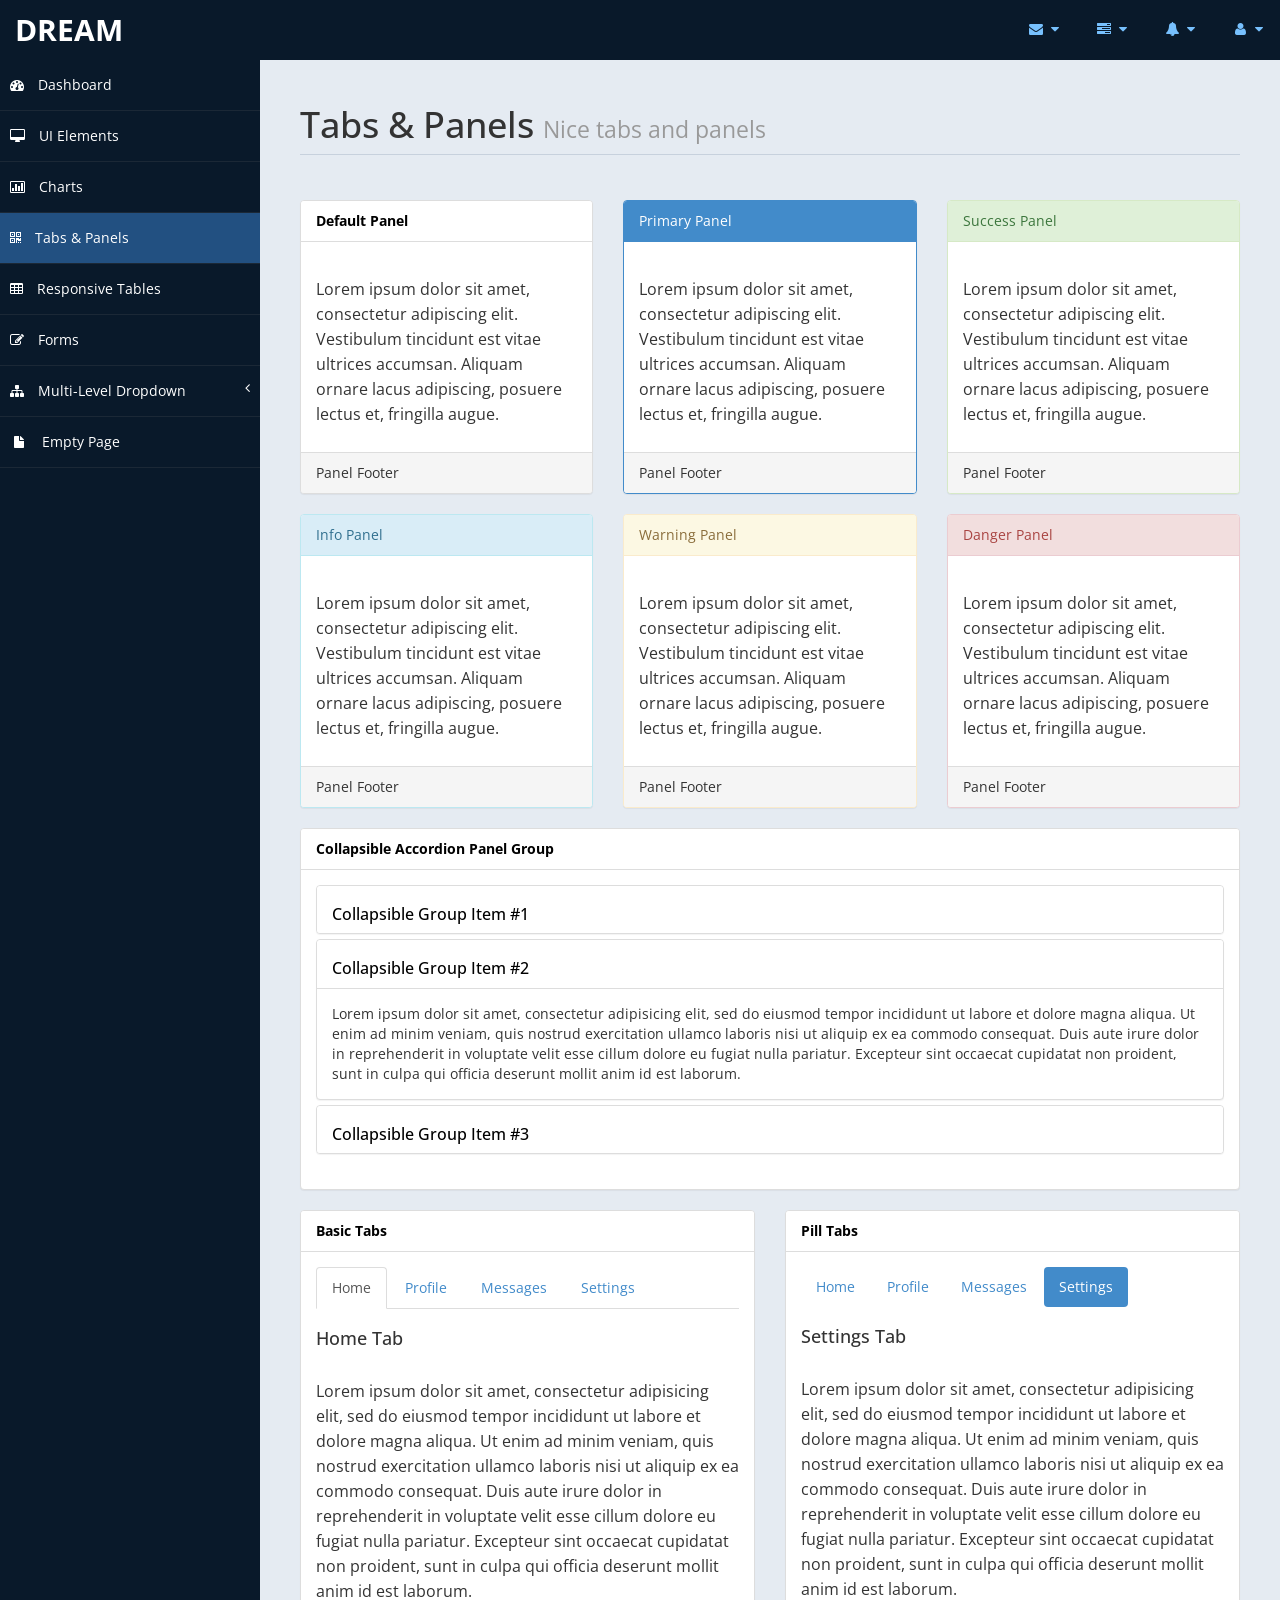
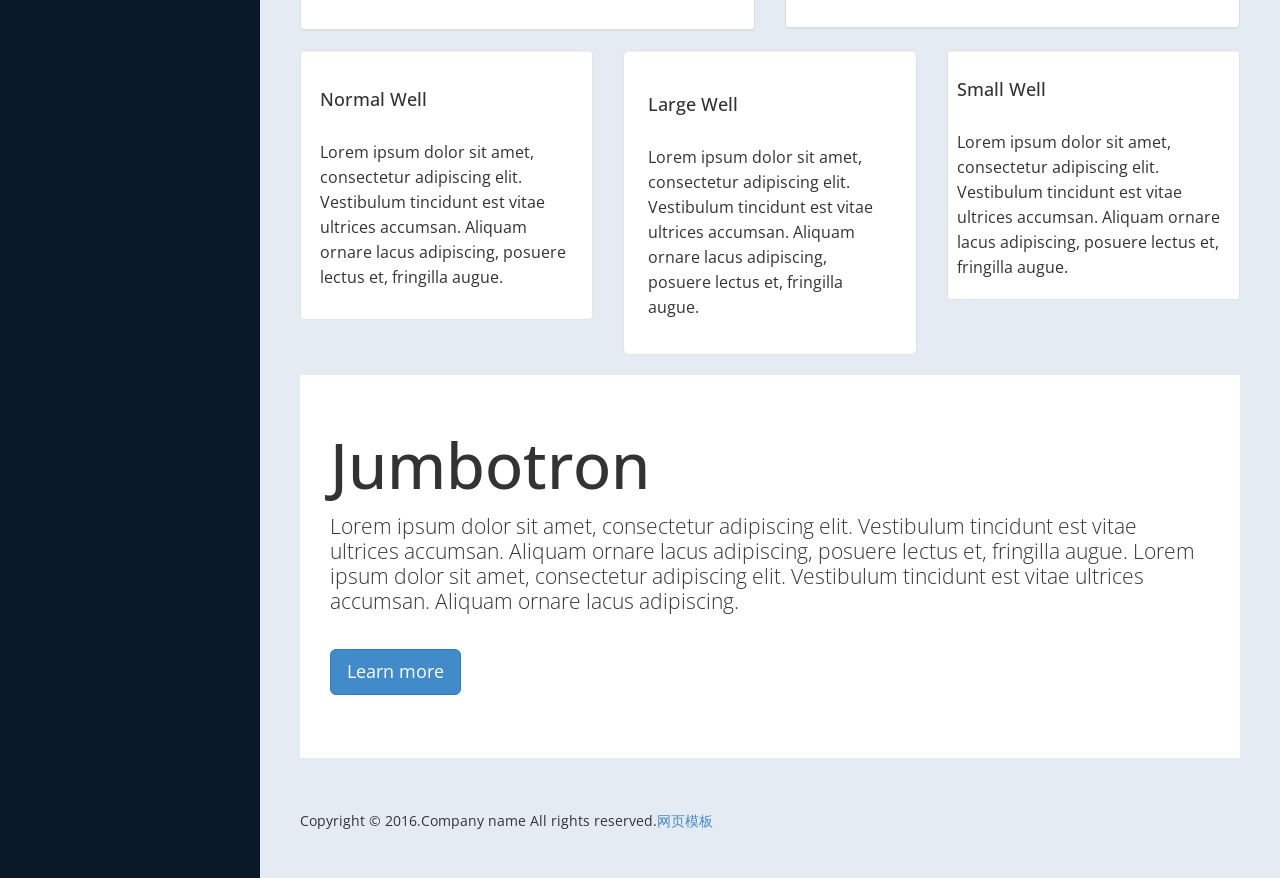
<file: WebContent/AIEngine/tab-panel.html>
﻿<!DOCTYPE html>
<html xmlns="http://www.w3.org/1999/xhtml">
<head>
      <meta charset="utf-8" />
    <meta name="viewport" content="width=device-width, initial-scale=1.0" />
    <title>Dream</title>
	<!-- Bootstrap Styles-->
    <link href="assets/css/bootstrap.css" rel="stylesheet" />
     <!-- FontAwesome Styles-->
    <link href="assets/css/font-awesome.css" rel="stylesheet" />
        <!-- Custom Styles-->
    <link href="assets/css/custom-styles.css" rel="stylesheet" />
     <!-- Google Fonts-->
   <link href='http://fonts.useso.com/css?family=Open+Sans' rel='stylesheet' type='text/css' />
</head>
<body>
    <div id="wrapper">
        <nav class="navbar navbar-default top-navbar" role="navigation">
            <div class="navbar-header">
                <button type="button" class="navbar-toggle" data-toggle="collapse" data-target=".sidebar-collapse">
                    <span class="sr-only">Toggle navigation</span>
                    <span class="icon-bar"></span>
                    <span class="icon-bar"></span>
                    <span class="icon-bar"></span>
                </button>
                <a class="navbar-brand" href="index.html">Dream</a>
            </div>

            <ul class="nav navbar-top-links navbar-right">
                <li class="dropdown">
                    <a class="dropdown-toggle" data-toggle="dropdown" href="#" aria-expanded="false">
                        <i class="fa fa-envelope fa-fw"></i> <i class="fa fa-caret-down"></i>
                    </a>
                    <ul class="dropdown-menu dropdown-messages">
                        <li>
                            <a href="#">
                                <div>
                                    <strong>John Doe</strong>
                                    <span class="pull-right text-muted">
                                        <em>Today</em>
                                    </span>
                                </div>
                                <div>Lorem Ipsum has been the industry's standard dummy text ever since the 1500s...</div>
                            </a>
                        </li>
                        <li class="divider"></li>
                        <li>
                            <a href="#">
                                <div>
                                    <strong>John Smith</strong>
                                    <span class="pull-right text-muted">
                                        <em>Yesterday</em>
                                    </span>
                                </div>
                                <div>Lorem Ipsum has been the industry's standard dummy text ever since an kwilnw...</div>
                            </a>
                        </li>
                        <li class="divider"></li>
                        <li>
                            <a href="#">
                                <div>
                                    <strong>John Smith</strong>
                                    <span class="pull-right text-muted">
                                        <em>Yesterday</em>
                                    </span>
                                </div>
                                <div>Lorem Ipsum has been the industry's standard dummy text ever since the...</div>
                            </a>
                        </li>
                        <li class="divider"></li>
                        <li>
                            <a class="text-center" href="#">
                                <strong>Read All Messages</strong>
                                <i class="fa fa-angle-right"></i>
                            </a>
                        </li>
                    </ul>
                    <!-- /.dropdown-messages -->
                </li>
                <!-- /.dropdown -->
                <li class="dropdown">
                    <a class="dropdown-toggle" data-toggle="dropdown" href="#" aria-expanded="false">
                        <i class="fa fa-tasks fa-fw"></i> <i class="fa fa-caret-down"></i>
                    </a>
                    <ul class="dropdown-menu dropdown-tasks">
                        <li>
                            <a href="#">
                                <div>
                                    <p>
                                        <strong>Task 1</strong>
                                        <span class="pull-right text-muted">60% Complete</span>
                                    </p>
                                    <div class="progress progress-striped active">
                                        <div class="progress-bar progress-bar-success" role="progressbar" aria-valuenow="60" aria-valuemin="0" aria-valuemax="100" style="width: 60%">
                                            <span class="sr-only">60% Complete (success)</span>
                                        </div>
                                    </div>
                                </div>
                            </a>
                        </li>
                        <li class="divider"></li>
                        <li>
                            <a href="#">
                                <div>
                                    <p>
                                        <strong>Task 2</strong>
                                        <span class="pull-right text-muted">28% Complete</span>
                                    </p>
                                    <div class="progress progress-striped active">
                                        <div class="progress-bar progress-bar-info" role="progressbar" aria-valuenow="28" aria-valuemin="0" aria-valuemax="100" style="width: 28%">
                                            <span class="sr-only">28% Complete</span>
                                        </div>
                                    </div>
                                </div>
                            </a>
                        </li>
                        <li class="divider"></li>
                        <li>
                            <a href="#">
                                <div>
                                    <p>
                                        <strong>Task 3</strong>
                                        <span class="pull-right text-muted">60% Complete</span>
                                    </p>
                                    <div class="progress progress-striped active">
                                        <div class="progress-bar progress-bar-warning" role="progressbar" aria-valuenow="60" aria-valuemin="0" aria-valuemax="100" style="width: 60%">
                                            <span class="sr-only">60% Complete (warning)</span>
                                        </div>
                                    </div>
                                </div>
                            </a>
                        </li>
                        <li class="divider"></li>
                        <li>
                            <a href="#">
                                <div>
                                    <p>
                                        <strong>Task 4</strong>
                                        <span class="pull-right text-muted">85% Complete</span>
                                    </p>
                                    <div class="progress progress-striped active">
                                        <div class="progress-bar progress-bar-danger" role="progressbar" aria-valuenow="85" aria-valuemin="0" aria-valuemax="100" style="width: 85%">
                                            <span class="sr-only">85% Complete (danger)</span>
                                        </div>
                                    </div>
                                </div>
                            </a>
                        </li>
                        <li class="divider"></li>
                        <li>
                            <a class="text-center" href="#">
                                <strong>See All Tasks</strong>
                                <i class="fa fa-angle-right"></i>
                            </a>
                        </li>
                    </ul>
                    <!-- /.dropdown-tasks -->
                </li>
                <!-- /.dropdown -->
                <li class="dropdown">
                    <a class="dropdown-toggle" data-toggle="dropdown" href="#" aria-expanded="false">
                        <i class="fa fa-bell fa-fw"></i> <i class="fa fa-caret-down"></i>
                    </a>
                    <ul class="dropdown-menu dropdown-alerts">
                        <li>
                            <a href="#">
                                <div>
                                    <i class="fa fa-comment fa-fw"></i> New Comment
                                    <span class="pull-right text-muted small">4 min</span>
                                </div>
                            </a>
                        </li>
                        <li class="divider"></li>
                        <li>
                            <a href="#">
                                <div>
                                    <i class="fa fa-twitter fa-fw"></i> 3 New Followers
                                    <span class="pull-right text-muted small">12 min</span>
                                </div>
                            </a>
                        </li>
                        <li class="divider"></li>
                        <li>
                            <a href="#">
                                <div>
                                    <i class="fa fa-envelope fa-fw"></i> Message Sent
                                    <span class="pull-right text-muted small">4 min</span>
                                </div>
                            </a>
                        </li>
                        <li class="divider"></li>
                        <li>
                            <a href="#">
                                <div>
                                    <i class="fa fa-tasks fa-fw"></i> New Task
                                    <span class="pull-right text-muted small">4 min</span>
                                </div>
                            </a>
                        </li>
                        <li class="divider"></li>
                        <li>
                            <a href="#">
                                <div>
                                    <i class="fa fa-upload fa-fw"></i> Server Rebooted
                                    <span class="pull-right text-muted small">4 min</span>
                                </div>
                            </a>
                        </li>
                        <li class="divider"></li>
                        <li>
                            <a class="text-center" href="#">
                                <strong>See All Alerts</strong>
                                <i class="fa fa-angle-right"></i>
                            </a>
                        </li>
                    </ul>
                    <!-- /.dropdown-alerts -->
                </li>
                <!-- /.dropdown -->
                <li class="dropdown">
                    <a class="dropdown-toggle" data-toggle="dropdown" href="#" aria-expanded="false">
                        <i class="fa fa-user fa-fw"></i> <i class="fa fa-caret-down"></i>
                    </a>
                    <ul class="dropdown-menu dropdown-user">
                        <li><a href="#"><i class="fa fa-user fa-fw"></i> User Profile</a>
                        </li>
                        <li><a href="#"><i class="fa fa-gear fa-fw"></i> Settings</a>
                        </li>
                        <li class="divider"></li>
                        <li><a href="#"><i class="fa fa-sign-out fa-fw"></i> Logout</a>
                        </li>
                    </ul>
                    <!-- /.dropdown-user -->
                </li>
                <!-- /.dropdown -->
            </ul>
        </nav>
        <!--/. NAV TOP  -->
        <nav class="navbar-default navbar-side" role="navigation">
            <div class="sidebar-collapse">
                <ul class="nav" id="main-menu">

                    <li>
                        <a href="index.html"><i class="fa fa-dashboard"></i> Dashboard</a>
                    </li>
                    <li>
                        <a href="ui-elements.html"><i class="fa fa-desktop"></i> UI Elements</a>
                    </li>
					<li>
                        <a href="chart.html"><i class="fa fa-bar-chart-o"></i> Charts</a>
                    </li>
                    <li>
                        <a href="tab-panel.html" class="active-menu"><i class="fa fa-qrcode"></i> Tabs & Panels</a>
                    </li>
                    
                    <li>
                        <a href="table.html"><i class="fa fa-table"></i> Responsive Tables</a>
                    </li>
                    <li>
                        <a href="form.html"><i class="fa fa-edit"></i> Forms </a>
                    </li>


                    <li>
                        <a href="#"><i class="fa fa-sitemap"></i> Multi-Level Dropdown<span class="fa arrow"></span></a>
                        <ul class="nav nav-second-level">
                            <li>
                                <a href="#">Second Level Link</a>
                            </li>
                            <li>
                                <a href="#">Second Level Link</a>
                            </li>
                            <li>
                                <a href="#">Second Level Link<span class="fa arrow"></span></a>
                                <ul class="nav nav-third-level">
                                    <li>
                                        <a href="#">Third Level Link</a>
                                    </li>
                                    <li>
                                        <a href="#">Third Level Link</a>
                                    </li>
                                    <li>
                                        <a href="#">Third Level Link</a>
                                    </li>

                                </ul>

                            </li>
                        </ul>
                    </li>
                    <li>
                        <a href="empty.html"><i class="fa fa-fw fa-file"></i> Empty Page</a>
                    </li>
                </ul>

            </div>

        </nav>
        <!-- /. NAV SIDE  -->
        <div id="page-wrapper" >
            <div id="page-inner">
			 <div class="row">
                    <div class="col-md-12">
                        <h1 class="page-header">
                            Tabs & Panels <small>Nice tabs and panels</small>
                        </h1>
                    </div>
                </div> 
                 <!-- /. ROW  -->
                                 
            <div class="row">
                <div class="col-md-4 col-sm-4">
                    <div class="panel panel-default">
                        <div class="panel-heading">
                            Default Panel
                        </div>
                        <div class="panel-body">
                            <p>Lorem ipsum dolor sit amet, consectetur adipiscing elit. Vestibulum tincidunt est vitae ultrices accumsan. Aliquam ornare lacus adipiscing, posuere lectus et, fringilla augue.</p>
                        </div>
                        <div class="panel-footer">
                            Panel Footer
                        </div>
                    </div>
                </div>
                <div class="col-md-4 col-sm-4">
                    <div class="panel panel-primary">
                        <div class="panel-heading">
                            Primary Panel
                        </div>
                        <div class="panel-body">
                            <p>Lorem ipsum dolor sit amet, consectetur adipiscing elit. Vestibulum tincidunt est vitae ultrices accumsan. Aliquam ornare lacus adipiscing, posuere lectus et, fringilla augue.</p>
                        </div>
                        <div class="panel-footer">
                            Panel Footer
                        </div>
                    </div>
                </div>
                <div class="col-md-4 col-sm-4">
                    <div class="panel panel-success">
                        <div class="panel-heading">
                            Success Panel
                        </div>
                        <div class="panel-body">
                            <p>Lorem ipsum dolor sit amet, consectetur adipiscing elit. Vestibulum tincidunt est vitae ultrices accumsan. Aliquam ornare lacus adipiscing, posuere lectus et, fringilla augue.</p>
                        </div>
                        <div class="panel-footer">
                            Panel Footer
                        </div>
                    </div>
                </div>
            </div>
                   <!-- /. ROW  -->
            <div class="row">
                <div class="col-md-4 col-sm-4">
                    <div class="panel panel-info">
                        <div class="panel-heading">
                            Info Panel
                        </div>
                        <div class="panel-body">
                            <p>Lorem ipsum dolor sit amet, consectetur adipiscing elit. Vestibulum tincidunt est vitae ultrices accumsan. Aliquam ornare lacus adipiscing, posuere lectus et, fringilla augue.</p>
                        </div>
                        <div class="panel-footer">
                            Panel Footer
                        </div>
                    </div>
                </div>
                <div class="col-md-4 col-sm-4">
                    <div class="panel panel-warning">
                        <div class="panel-heading">
                            Warning Panel
                        </div>
                        <div class="panel-body">
                            <p>Lorem ipsum dolor sit amet, consectetur adipiscing elit. Vestibulum tincidunt est vitae ultrices accumsan. Aliquam ornare lacus adipiscing, posuere lectus et, fringilla augue.</p>
                        </div>
                        <div class="panel-footer">
                            Panel Footer
                        </div>
                    </div>
                </div>
                <div class="col-md-4 col-sm-4">
                    <div class="panel panel-danger">
                        <div class="panel-heading">
                            Danger Panel
                        </div>
                        <div class="panel-body">
                            <p>Lorem ipsum dolor sit amet, consectetur adipiscing elit. Vestibulum tincidunt est vitae ultrices accumsan. Aliquam ornare lacus adipiscing, posuere lectus et, fringilla augue.</p>
                        </div>
                        <div class="panel-footer">
                            Panel Footer
                        </div>
                    </div>
                </div>
            </div>
                    <!-- /. ROW  -->
            <div class="row">
                <div class="col-md-12">
                    <div class="panel panel-default">
                        <div class="panel-heading">
                            Collapsible Accordion Panel Group
                        </div>
                        <div class="panel-body">
                            <div class="panel-group" id="accordion">
                                <div class="panel panel-default">
                                    <div class="panel-heading">
                                        <h4 class="panel-title">
                                            <a data-toggle="collapse" data-parent="#accordion" href="#collapseOne" class="collapsed">Collapsible Group Item #1</a>
                                        </h4>
                                    </div>
                                    <div id="collapseOne" class="panel-collapse collapse" style="height: 0px;">
                                        <div class="panel-body">
                                            Lorem ipsum dolor sit amet, consectetur adipisicing elit, sed do eiusmod tempor incididunt ut labore et dolore magna aliqua. Ut enim ad minim veniam, quis nostrud exercitation ullamco laboris nisi ut aliquip ex ea commodo consequat. Duis aute irure dolor in reprehenderit in voluptate velit esse cillum dolore eu fugiat nulla pariatur. Excepteur sint occaecat cupidatat non proident, sunt in culpa qui officia deserunt mollit anim id est laborum.
                                        </div>
                                    </div>
                                </div>
                                <div class="panel panel-default">
                                    <div class="panel-heading">
                                        <h4 class="panel-title">
                                            <a data-toggle="collapse" data-parent="#accordion" href="#collapseTwo">Collapsible Group Item #2</a>
                                        </h4>
                                    </div>
                                    <div id="collapseTwo" class="panel-collapse in" style="height: auto;">
                                        <div class="panel-body">
                                            Lorem ipsum dolor sit amet, consectetur adipisicing elit, sed do eiusmod tempor incididunt ut labore et dolore magna aliqua. Ut enim ad minim veniam, quis nostrud exercitation ullamco laboris nisi ut aliquip ex ea commodo consequat. Duis aute irure dolor in reprehenderit in voluptate velit esse cillum dolore eu fugiat nulla pariatur. Excepteur sint occaecat cupidatat non proident, sunt in culpa qui officia deserunt mollit anim id est laborum.
                                        </div>
                                    </div>
                                </div>
                                <div class="panel panel-default">
                                    <div class="panel-heading">
                                        <h4 class="panel-title">
                                            <a data-toggle="collapse" data-parent="#accordion" href="#collapseThree" class="collapsed">Collapsible Group Item #3</a>
                                        </h4>
                                    </div>
                                    <div id="collapseThree" class="panel-collapse collapse">
                                        <div class="panel-body">
                                            Lorem ipsum dolor sit amet, consectetur adipisicing elit, sed do eiusmod tempor incididunt ut labore et dolore magna aliqua. Ut enim ad minim veniam, quis nostrud exercitation ullamco laboris nisi ut aliquip ex ea commodo consequat. Duis aute irure dolor in reprehenderit in voluptate velit esse cillum dolore eu fugiat nulla pariatur. Excepteur sint occaecat cupidatat non proident, sunt in culpa qui officia deserunt mollit anim id est laborum.
                                        </div>
                                    </div>
                                </div>
                            </div>
                        </div>
                    </div>
                </div>
            </div>
                    <!-- /. ROW  -->
            <div class="row">
                <div class="col-md-6 col-sm-6">
                    <div class="panel panel-default">
                        <div class="panel-heading">
                            Basic Tabs
                        </div>
                        <div class="panel-body">
                            <ul class="nav nav-tabs">
                                <li class="active"><a href="#home" data-toggle="tab">Home</a>
                                </li>
                                <li class=""><a href="#profile" data-toggle="tab">Profile</a>
                                </li>
                                <li class=""><a href="#messages" data-toggle="tab">Messages</a>
                                </li>
                                <li class=""><a href="#settings" data-toggle="tab">Settings</a>
                                </li>
                            </ul>

                            <div class="tab-content">
                                <div class="tab-pane fade active in" id="home">
                                    <h4>Home Tab</h4>
                                    <p>Lorem ipsum dolor sit amet, consectetur adipisicing elit, sed do eiusmod tempor incididunt ut labore et dolore magna aliqua. Ut enim ad minim veniam, quis nostrud exercitation ullamco laboris nisi ut aliquip ex ea commodo consequat. Duis aute irure dolor in reprehenderit in voluptate velit esse cillum dolore eu fugiat nulla pariatur. Excepteur sint occaecat cupidatat non proident, sunt in culpa qui officia deserunt mollit anim id est laborum.</p>
                                </div>
                                <div class="tab-pane fade" id="profile">
                                    <h4>Profile Tab</h4>
                                    <p>Lorem ipsum dolor sit amet, consectetur adipisicing elit, sed do eiusmod tempor incididunt ut labore et dolore magna aliqua. Ut enim ad minim veniam, quis nostrud exercitation ullamco laboris nisi ut aliquip ex ea commodo consequat. Duis aute irure dolor in reprehenderit in voluptate velit esse cillum dolore eu fugiat nulla pariatur. Excepteur sint occaecat cupidatat non proident, sunt in culpa qui officia deserunt mollit anim id est laborum.</p>
                                </div>
                                <div class="tab-pane fade" id="messages">
                                    <h4>Messages Tab</h4>
                                    <p>Lorem ipsum dolor sit amet, consectetur adipisicing elit, sed do eiusmod tempor incididunt ut labore et dolore magna aliqua. Ut enim ad minim veniam, quis nostrud exercitation ullamco laboris nisi ut aliquip ex ea commodo consequat. Duis aute irure dolor in reprehenderit in voluptate velit esse cillum dolore eu fugiat nulla pariatur. Excepteur sint occaecat cupidatat non proident, sunt in culpa qui officia deserunt mollit anim id est laborum.</p>
                                </div>
                                <div class="tab-pane fade" id="settings">
                                    <h4>Settings Tab</h4>
                                    <p>Lorem ipsum dolor sit amet, consectetur adipisicing elit, sed do eiusmod tempor incididunt ut labore et dolore magna aliqua. Ut enim ad minim veniam, quis nostrud exercitation ullamco laboris nisi ut aliquip ex ea commodo consequat. Duis aute irure dolor in reprehenderit in voluptate velit esse cillum dolore eu fugiat nulla pariatur. Excepteur sint occaecat cupidatat non proident, sunt in culpa qui officia deserunt mollit anim id est laborum.</p>
                                </div>
                            </div>
                        </div>
                    </div>
                </div>
                <div class="col-md-6 col-sm-6">
                    <div class="panel panel-default">
                        <div class="panel-heading">
                            Pill Tabs
                        </div>
                        <div class="panel-body">
                            <ul class="nav nav-pills">
                                <li class=""><a href="#home-pills" data-toggle="tab">Home</a>
                                </li>
                                <li class=""><a href="#profile-pills" data-toggle="tab">Profile</a>
                                </li>
                                <li class=""><a href="#messages-pills" data-toggle="tab">Messages</a>
                                </li>
                                <li class="active"><a href="#settings-pills" data-toggle="tab">Settings</a>
                                </li>
                            </ul>

                            <div class="tab-content">
                                <div class="tab-pane fade" id="home-pills">
                                    <h4>Home Tab</h4>
                                    <p>Lorem ipsum dolor sit amet, consectetur adipisicing elit, sed do eiusmod tempor incididunt ut labore et dolore magna aliqua. Ut enim ad minim veniam, quis nostrud exercitation ullamco laboris nisi ut aliquip ex ea commodo consequat. Duis aute irure dolor in reprehenderit in voluptate velit esse cillum dolore eu fugiat nulla pariatur. Excepteur sint occaecat cupidatat non proident, sunt in culpa qui officia deserunt mollit anim id est laborum.</p>
                                </div>
                                <div class="tab-pane fade" id="profile-pills">
                                    <h4>Profile Tab</h4>
                                    <p>Lorem ipsum dolor sit amet, consectetur adipisicing elit, sed do eiusmod tempor incididunt ut labore et dolore magna aliqua. Ut enim ad minim veniam, quis nostrud exercitation ullamco laboris nisi ut aliquip ex ea commodo consequat. Duis aute irure dolor in reprehenderit in voluptate velit esse cillum dolore eu fugiat nulla pariatur. Excepteur sint occaecat cupidatat non proident, sunt in culpa qui officia deserunt mollit anim id est laborum.</p>
                                </div>
                                <div class="tab-pane fade" id="messages-pills">
                                    <h4>Messages Tab</h4>
                                    <p>Lorem ipsum dolor sit amet, consectetur adipisicing elit, sed do eiusmod tempor incididunt ut labore et dolore magna aliqua. Ut enim ad minim veniam, quis nostrud exercitation ullamco laboris nisi ut aliquip ex ea commodo consequat. Duis aute irure dolor in reprehenderit in voluptate velit esse cillum dolore eu fugiat nulla pariatur. Excepteur sint occaecat cupidatat non proident, sunt in culpa qui officia deserunt mollit anim id est laborum.</p>
                                </div>
                                <div class="tab-pane fade active in" id="settings-pills">
                                    <h4>Settings Tab</h4>
                                    <p>Lorem ipsum dolor sit amet, consectetur adipisicing elit, sed do eiusmod tempor incididunt ut labore et dolore magna aliqua. Ut enim ad minim veniam, quis nostrud exercitation ullamco laboris nisi ut aliquip ex ea commodo consequat. Duis aute irure dolor in reprehenderit in voluptate velit esse cillum dolore eu fugiat nulla pariatur. Excepteur sint occaecat cupidatat non proident, sunt in culpa qui officia deserunt mollit anim id est laborum.</p>
                                </div>
                            </div>
                        </div>
                    </div>
                </div>
            </div>
                    <!-- /. ROW  -->
            <div class="row">
                <div class="col-md-4 col-sm-4">
                    <div class="well">
                        <h4>Normal Well</h4>
                        <p>Lorem ipsum dolor sit amet, consectetur adipiscing elit. Vestibulum tincidunt est vitae ultrices accumsan. Aliquam ornare lacus adipiscing, posuere lectus et, fringilla augue.</p>
                    </div>
                </div>
                <div class="col-md-4 col-sm-4">
                    <div class="well well-lg">
                        <h4>Large Well</h4>
                        <p>Lorem ipsum dolor sit amet, consectetur adipiscing elit. Vestibulum tincidunt est vitae ultrices accumsan. Aliquam ornare lacus adipiscing, posuere lectus et, fringilla augue.</p>
                    </div>
                </div>
                <div class="col-md-4 col-sm-4">
                    <div class="well well-sm">
                        <h4>Small Well</h4>
                        <p>Lorem ipsum dolor sit amet, consectetur adipiscing elit. Vestibulum tincidunt est vitae ultrices accumsan. Aliquam ornare lacus adipiscing, posuere lectus et, fringilla augue.</p>
                    </div>
                </div>
            </div>
                    <!-- /. ROW  -->
            <div class="row">
                <div class="col-md-12">
                    <div class="jumbotron">
                        <h1>Jumbotron</h1>
                        <p>Lorem ipsum dolor sit amet, consectetur adipiscing elit. Vestibulum tincidunt est vitae ultrices accumsan. Aliquam ornare lacus adipiscing, posuere lectus et, fringilla augue. Lorem ipsum dolor sit amet, consectetur adipiscing elit. Vestibulum tincidunt est vitae ultrices accumsan. Aliquam ornare lacus adipiscing.</p>
                        <p>
                            <a class="btn btn-primary btn-lg" role="button">Learn more</a>
                        </p>
                    </div>
                </div>
            </div>
                    <!-- /. ROW  -->
				<footer><p>Copyright &copy; 2016.Company name All rights reserved.<a target="_blank" href="http://sc.chinaz.com/moban/">&#x7F51;&#x9875;&#x6A21;&#x677F;</a></p></footer>
					</div>
			 <!-- /. PAGE INNER  -->
            </div>
         <!-- /. PAGE WRAPPER  -->
        </div>
     <!-- /. WRAPPER  -->
    <!-- JS Scripts-->
    <!-- jQuery Js -->
    <script src="assets/js/jquery-1.10.2.js"></script>
      <!-- Bootstrap Js -->
    <script src="assets/js/bootstrap.min.js"></script>
    <!-- Metis Menu Js -->
    <script src="assets/js/jquery.metisMenu.js"></script>
      <!-- Custom Js -->
    <script src="assets/js/custom-scripts.js"></script>
    
   
</body>
</html>
</file>
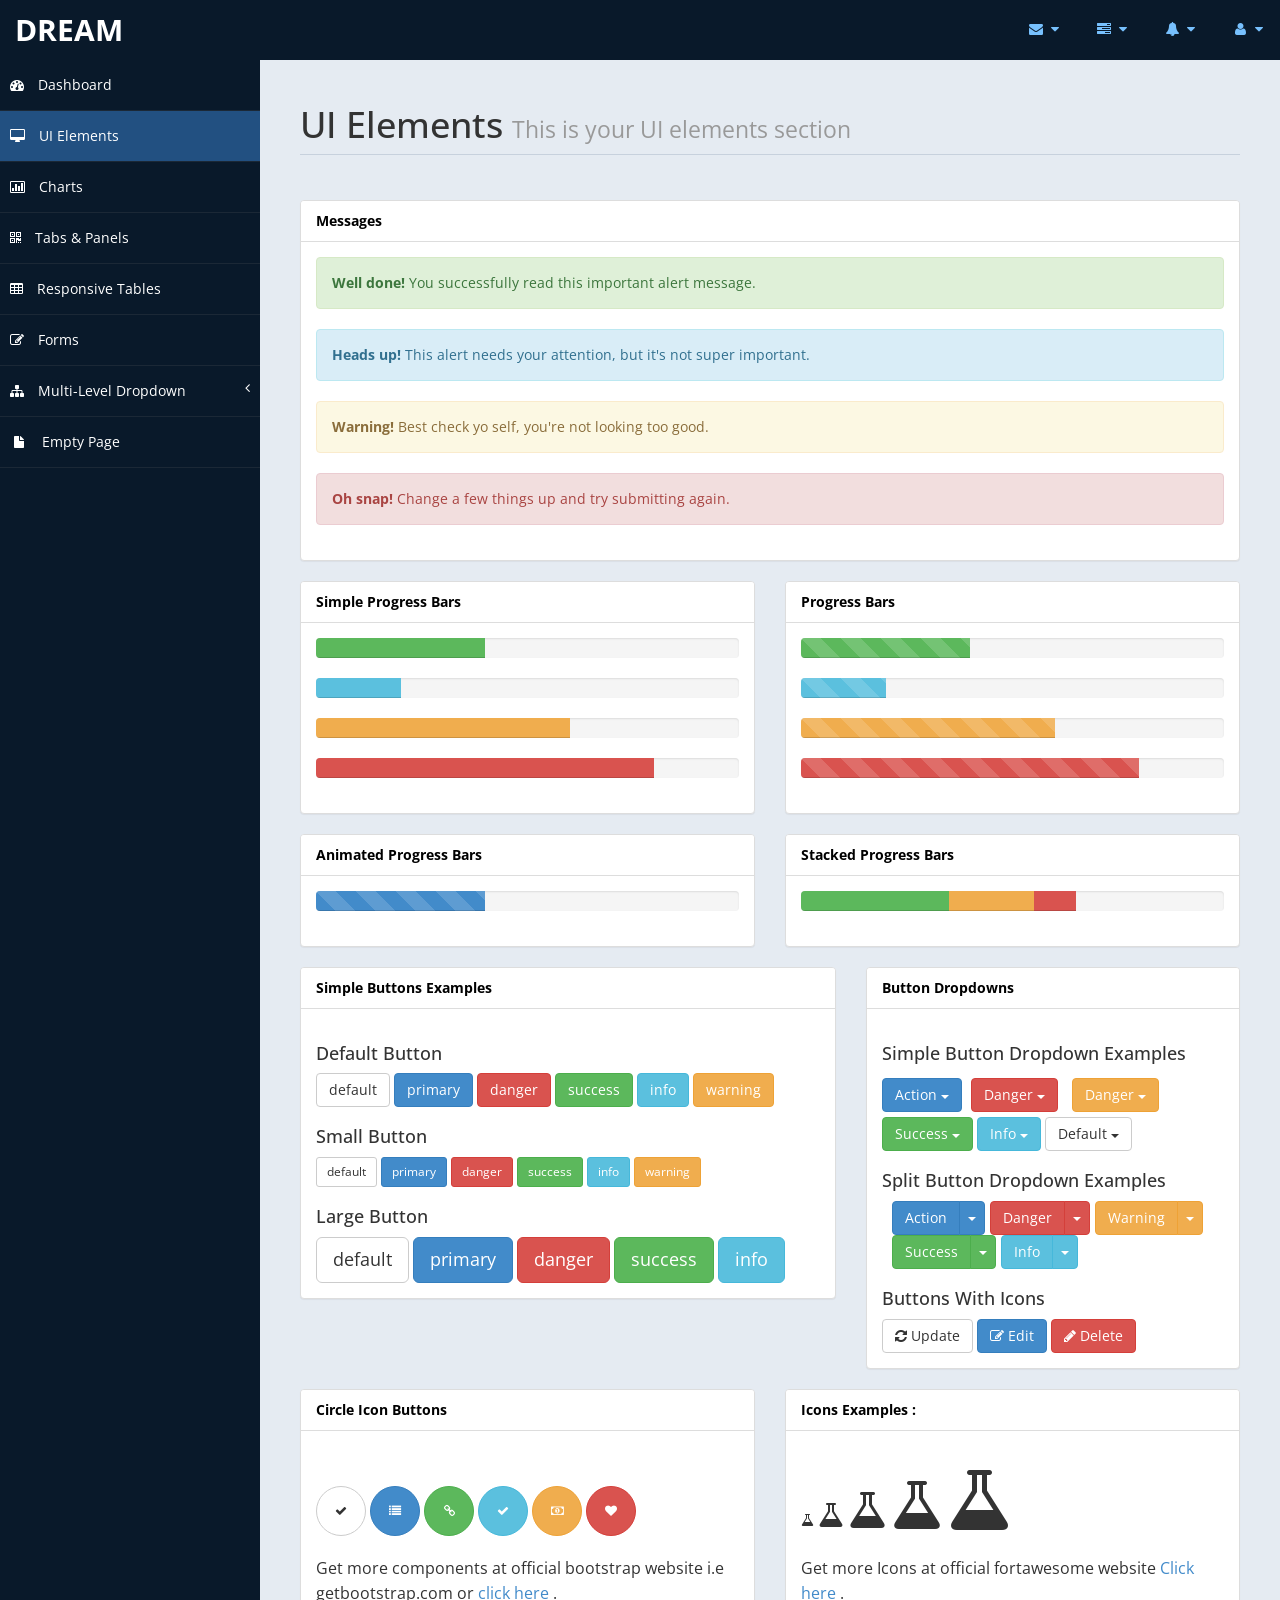
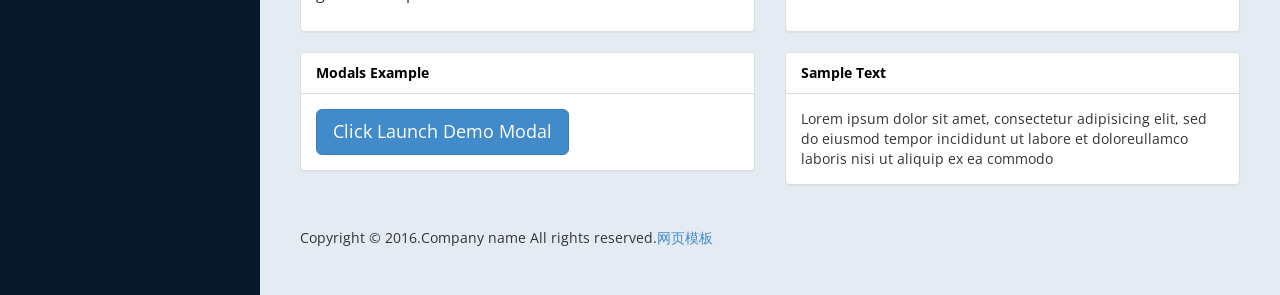
<file: WebContent/AIEngine/ui-elements.html>
﻿<!DOCTYPE html>
<html xmlns="http://www.w3.org/1999/xhtml">
<head>
      <meta charset="utf-8" />
    <meta name="viewport" content="width=device-width, initial-scale=1.0" />
    <title>Dream</title>
	<!-- Bootstrap Styles-->
    <link href="assets/css/bootstrap.css" rel="stylesheet" />
     <!-- FontAwesome Styles-->
    <link href="assets/css/font-awesome.css" rel="stylesheet" />
        <!-- Custom Styles-->
    <link href="assets/css/custom-styles.css" rel="stylesheet" />
     <!-- Google Fonts-->
   <link href='http://fonts.useso.com/css?family=Open+Sans' rel='stylesheet' type='text/css' />
</head>
<body>
    <div id="wrapper">
        <nav class="navbar navbar-default top-navbar" role="navigation">
            <div class="navbar-header">
                <button type="button" class="navbar-toggle" data-toggle="collapse" data-target=".sidebar-collapse">
                    <span class="sr-only">Toggle navigation</span>
                    <span class="icon-bar"></span>
                    <span class="icon-bar"></span>
                    <span class="icon-bar"></span>
                </button>
                <a class="navbar-brand" href="index.html">Dream</a>
            </div>

            <ul class="nav navbar-top-links navbar-right">
                <li class="dropdown">
                    <a class="dropdown-toggle" data-toggle="dropdown" href="#" aria-expanded="false">
                        <i class="fa fa-envelope fa-fw"></i> <i class="fa fa-caret-down"></i>
                    </a>
                    <ul class="dropdown-menu dropdown-messages">
                        <li>
                            <a href="#">
                                <div>
                                    <strong>John Doe</strong>
                                    <span class="pull-right text-muted">
                                        <em>Today</em>
                                    </span>
                                </div>
                                <div>Lorem Ipsum has been the industry's standard dummy text ever since the 1500s...</div>
                            </a>
                        </li>
                        <li class="divider"></li>
                        <li>
                            <a href="#">
                                <div>
                                    <strong>John Smith</strong>
                                    <span class="pull-right text-muted">
                                        <em>Yesterday</em>
                                    </span>
                                </div>
                                <div>Lorem Ipsum has been the industry's standard dummy text ever since an kwilnw...</div>
                            </a>
                        </li>
                        <li class="divider"></li>
                        <li>
                            <a href="#">
                                <div>
                                    <strong>John Smith</strong>
                                    <span class="pull-right text-muted">
                                        <em>Yesterday</em>
                                    </span>
                                </div>
                                <div>Lorem Ipsum has been the industry's standard dummy text ever since the...</div>
                            </a>
                        </li>
                        <li class="divider"></li>
                        <li>
                            <a class="text-center" href="#">
                                <strong>Read All Messages</strong>
                                <i class="fa fa-angle-right"></i>
                            </a>
                        </li>
                    </ul>
                    <!-- /.dropdown-messages -->
                </li>
                <!-- /.dropdown -->
                <li class="dropdown">
                    <a class="dropdown-toggle" data-toggle="dropdown" href="#" aria-expanded="false">
                        <i class="fa fa-tasks fa-fw"></i> <i class="fa fa-caret-down"></i>
                    </a>
                    <ul class="dropdown-menu dropdown-tasks">
                        <li>
                            <a href="#">
                                <div>
                                    <p>
                                        <strong>Task 1</strong>
                                        <span class="pull-right text-muted">60% Complete</span>
                                    </p>
                                    <div class="progress progress-striped active">
                                        <div class="progress-bar progress-bar-success" role="progressbar" aria-valuenow="60" aria-valuemin="0" aria-valuemax="100" style="width: 60%">
                                            <span class="sr-only">60% Complete (success)</span>
                                        </div>
                                    </div>
                                </div>
                            </a>
                        </li>
                        <li class="divider"></li>
                        <li>
                            <a href="#">
                                <div>
                                    <p>
                                        <strong>Task 2</strong>
                                        <span class="pull-right text-muted">28% Complete</span>
                                    </p>
                                    <div class="progress progress-striped active">
                                        <div class="progress-bar progress-bar-info" role="progressbar" aria-valuenow="28" aria-valuemin="0" aria-valuemax="100" style="width: 28%">
                                            <span class="sr-only">28% Complete</span>
                                        </div>
                                    </div>
                                </div>
                            </a>
                        </li>
                        <li class="divider"></li>
                        <li>
                            <a href="#">
                                <div>
                                    <p>
                                        <strong>Task 3</strong>
                                        <span class="pull-right text-muted">60% Complete</span>
                                    </p>
                                    <div class="progress progress-striped active">
                                        <div class="progress-bar progress-bar-warning" role="progressbar" aria-valuenow="60" aria-valuemin="0" aria-valuemax="100" style="width: 60%">
                                            <span class="sr-only">60% Complete (warning)</span>
                                        </div>
                                    </div>
                                </div>
                            </a>
                        </li>
                        <li class="divider"></li>
                        <li>
                            <a href="#">
                                <div>
                                    <p>
                                        <strong>Task 4</strong>
                                        <span class="pull-right text-muted">85% Complete</span>
                                    </p>
                                    <div class="progress progress-striped active">
                                        <div class="progress-bar progress-bar-danger" role="progressbar" aria-valuenow="85" aria-valuemin="0" aria-valuemax="100" style="width: 85%">
                                            <span class="sr-only">85% Complete (danger)</span>
                                        </div>
                                    </div>
                                </div>
                            </a>
                        </li>
                        <li class="divider"></li>
                        <li>
                            <a class="text-center" href="#">
                                <strong>See All Tasks</strong>
                                <i class="fa fa-angle-right"></i>
                            </a>
                        </li>
                    </ul>
                    <!-- /.dropdown-tasks -->
                </li>
                <!-- /.dropdown -->
                <li class="dropdown">
                    <a class="dropdown-toggle" data-toggle="dropdown" href="#" aria-expanded="false">
                        <i class="fa fa-bell fa-fw"></i> <i class="fa fa-caret-down"></i>
                    </a>
                    <ul class="dropdown-menu dropdown-alerts">
                        <li>
                            <a href="#">
                                <div>
                                    <i class="fa fa-comment fa-fw"></i> New Comment
                                    <span class="pull-right text-muted small">4 min</span>
                                </div>
                            </a>
                        </li>
                        <li class="divider"></li>
                        <li>
                            <a href="#">
                                <div>
                                    <i class="fa fa-twitter fa-fw"></i> 3 New Followers
                                    <span class="pull-right text-muted small">12 min</span>
                                </div>
                            </a>
                        </li>
                        <li class="divider"></li>
                        <li>
                            <a href="#">
                                <div>
                                    <i class="fa fa-envelope fa-fw"></i> Message Sent
                                    <span class="pull-right text-muted small">4 min</span>
                                </div>
                            </a>
                        </li>
                        <li class="divider"></li>
                        <li>
                            <a href="#">
                                <div>
                                    <i class="fa fa-tasks fa-fw"></i> New Task
                                    <span class="pull-right text-muted small">4 min</span>
                                </div>
                            </a>
                        </li>
                        <li class="divider"></li>
                        <li>
                            <a href="#">
                                <div>
                                    <i class="fa fa-upload fa-fw"></i> Server Rebooted
                                    <span class="pull-right text-muted small">4 min</span>
                                </div>
                            </a>
                        </li>
                        <li class="divider"></li>
                        <li>
                            <a class="text-center" href="#">
                                <strong>See All Alerts</strong>
                                <i class="fa fa-angle-right"></i>
                            </a>
                        </li>
                    </ul>
                    <!-- /.dropdown-alerts -->
                </li>
                <!-- /.dropdown -->
                <li class="dropdown">
                    <a class="dropdown-toggle" data-toggle="dropdown" href="#" aria-expanded="false">
                        <i class="fa fa-user fa-fw"></i> <i class="fa fa-caret-down"></i>
                    </a>
                    <ul class="dropdown-menu dropdown-user">
                        <li><a href="#"><i class="fa fa-user fa-fw"></i> User Profile</a>
                        </li>
                        <li><a href="#"><i class="fa fa-gear fa-fw"></i> Settings</a>
                        </li>
                        <li class="divider"></li>
                        <li><a href="#"><i class="fa fa-sign-out fa-fw"></i> Logout</a>
                        </li>
                    </ul>
                    <!-- /.dropdown-user -->
                </li>
                <!-- /.dropdown -->
            </ul>
        </nav>
        <!--/. NAV TOP  -->
        <nav class="navbar-default navbar-side" role="navigation">
            <div class="sidebar-collapse">
                <ul class="nav" id="main-menu">

                    <li>
                        <a href="index.html"><i class="fa fa-dashboard"></i> Dashboard</a>
                    </li>
                    <li>
                        <a href="ui-elements.html" class="active-menu"><i class="fa fa-desktop"></i> UI Elements</a>
                    </li>
					<li>
                        <a href="chart.html"><i class="fa fa-bar-chart-o"></i> Charts</a>
                    </li>
                    <li>
                        <a href="tab-panel.html"><i class="fa fa-qrcode"></i> Tabs & Panels</a>
                    </li>
                    
                    <li>
                        <a href="table.html"><i class="fa fa-table"></i> Responsive Tables</a>
                    </li>
                    <li>
                        <a href="form.html"><i class="fa fa-edit"></i> Forms </a>
                    </li>


                    <li>
                        <a href="#"><i class="fa fa-sitemap"></i> Multi-Level Dropdown<span class="fa arrow"></span></a>
                        <ul class="nav nav-second-level">
                            <li>
                                <a href="#">Second Level Link</a>
                            </li>
                            <li>
                                <a href="#">Second Level Link</a>
                            </li>
                            <li>
                                <a href="#">Second Level Link<span class="fa arrow"></span></a>
                                <ul class="nav nav-third-level">
                                    <li>
                                        <a href="#">Third Level Link</a>
                                    </li>
                                    <li>
                                        <a href="#">Third Level Link</a>
                                    </li>
                                    <li>
                                        <a href="#">Third Level Link</a>
                                    </li>

                                </ul>

                            </li>
                        </ul>
                    </li>
                    <li>
                        <a href="empty.html"><i class="fa fa-fw fa-file"></i> Empty Page</a>
                    </li>
                </ul>

            </div>

        </nav>
        <!-- /. NAV SIDE  -->
        <div id="page-wrapper" >
            <div id="page-inner">
			 <div class="row">
                    <div class="col-md-12">
                        <h1 class="page-header">
                            UI Elements <small>This is your UI elements section</small>
                        </h1>
                    </div>
                </div> 
                 <!-- /. ROW  -->
				 
				
			<div class="row">

			  <div class="col-md-12">
			<div class="panel panel-default">
				<div class="panel-heading">
				 Messages
				</div>        
							  
							<div class="panel-body"> 
								<div class="alert alert-success">
									<strong>Well done!</strong> You successfully read this important alert message.
								</div>
								<div class="alert alert-info">
									<strong>Heads up!</strong> This alert needs your attention, but it's not super important.
								</div>
								<div class="alert alert-warning">
									<strong>Warning!</strong> Best check yo self, you're not looking too good.
								</div>
								<div class="alert alert-danger">
									<strong>Oh snap!</strong> Change a few things up and try submitting again.
								</div>
							</div>
				</div>
			</div>						
				</div>								
									
				  <div class="row">
                    <div class="col-md-6">
                        <div class="panel panel-default">
                        <div class="panel-heading">
                            Simple Progress Bars 
                        </div>
                       
                        <div class="panel-body">
                       <div class="progress">
  <div class="progress-bar progress-bar-success" role="progressbar" aria-valuenow="40" aria-valuemin="0" aria-valuemax="100" style="width: 40%">
    <span class="sr-only">40% Complete (success)</span>
  </div>
</div>
<div class="progress">
  <div class="progress-bar progress-bar-info" role="progressbar" aria-valuenow="20" aria-valuemin="0" aria-valuemax="100" style="width: 20%">
    <span class="sr-only">20% Complete</span>
  </div>
</div>
<div class="progress">
  <div class="progress-bar progress-bar-warning" role="progressbar" aria-valuenow="60" aria-valuemin="0" aria-valuemax="100" style="width: 60%">
    <span class="sr-only">60% Complete (warning)</span>
  </div>
</div>
<div class="progress">
  <div class="progress-bar progress-bar-danger" role="progressbar" aria-valuenow="80" aria-valuemin="0" aria-valuemax="100" style="width: 80%">
    <span class="sr-only">80% Complete</span>
  </div>
</div>
                            </div>
                            </div>
                    </div>
                    <div class="col-md-6">
                        <div class="panel panel-default">
                        <div class="panel-heading">
                            Progress Bars 
                        </div>
                       
                        <div class="panel-body">
                       <div class="progress progress-striped">
  <div class="progress-bar progress-bar-success" role="progressbar" aria-valuenow="40" aria-valuemin="0" aria-valuemax="100" style="width: 40%">
    <span class="sr-only">40% Complete (success)</span>
  </div>
</div>
<div class="progress progress-striped">
  <div class="progress-bar progress-bar-info" role="progressbar" aria-valuenow="20" aria-valuemin="0" aria-valuemax="100" style="width: 20%">
    <span class="sr-only">20% Complete</span>
  </div>
</div>
<div class="progress progress-striped">
  <div class="progress-bar progress-bar-warning" role="progressbar" aria-valuenow="60" aria-valuemin="0" aria-valuemax="100" style="width: 60%">
    <span class="sr-only">60% Complete (warning)</span>
  </div>
</div>
<div class="progress progress-striped">
  <div class="progress-bar progress-bar-danger" role="progressbar" aria-valuenow="80" aria-valuemin="0" aria-valuemax="100" style="width: 80%">
    <span class="sr-only">80% Complete</span>
  </div>
</div>
                            </div>
                            </div>
                    </div>
                </div>
                 <!-- /. ROW  -->
				 	<div class="row">
                    <div class="col-md-6">
                        <div class="panel panel-default">
                        <div class="panel-heading">
                            Animated Progress Bars 
                        </div>
                       
                        <div class="panel-body">
                       <div class="progress progress-striped active">
  <div class="progress-bar progress-bar-primary" role="progressbar" aria-valuenow="40" aria-valuemin="0" aria-valuemax="100" style="width: 40%">
    <span class="sr-only">40% Complete (success)</span>
  </div>
</div>
                            </div>
                            </div>
                    </div>
                      <div class="col-md-6">
                        <div class="panel panel-default">
                        <div class="panel-heading">
                            Stacked Progress Bars 
                        </div>
                       
                        <div class="panel-body">
                       <div class="progress">
  <div class="progress-bar progress-bar-success" style="width: 35%">
    <span class="sr-only">35% Complete (success)</span>
  </div>
  <div class="progress-bar progress-bar-warning" style="width: 20%">
    <span class="sr-only">20% Complete (warning)</span>
  </div>
  <div class="progress-bar progress-bar-danger" style="width: 10%">
    <span class="sr-only">10% Complete (danger)</span>
  </div>
</div>
                            </div>
                            </div>
                    </div>
                </div>				
                 <div class="row">
                    
                      <div class="col-md-7">
                    <div class="panel panel-default">
                        <div class="panel-heading">
                         Simple Buttons Examples
                        </div>        
                                      
                                    <div class="panel-body"> 

                    <h4>Default Button</h4>
                    <a href="#" class="btn btn-default">default</a>
                    <a href="#" class="btn btn-primary">primary</a>
                    <a href="#" class="btn btn-danger">danger</a>
                    <a href="#" class="btn btn-success">success</a>
                    <a href="#" class="btn btn-info">info</a>
                    <a href="#" class="btn btn-warning">warning</a>

                  
                    <h4>Small Button</h4>
                    <a href="#" class="btn btn-default btn-sm">default</a>
                    <a href="#" class="btn btn-primary btn-sm">primary</a>
                    <a href="#" class="btn btn-danger btn-sm">danger</a>
                    <a href="#" class="btn btn-success btn-sm">success</a>
                    <a href="#" class="btn btn-info btn-sm">info</a>
                    <a href="#" class="btn btn-warning btn-sm">warning</a>

                   
                    <h4>Large Button</h4>

                    <a href="#" class="btn btn-default btn-lg">default</a>
                    <a href="#" class="btn btn-primary btn-lg">primary</a>
                    <a href="#" class="btn btn-danger btn-lg">danger</a>
                    <a href="#" class="btn btn-success btn-lg">success</a>
                    <a href="#" class="btn btn-info btn-lg">info</a>

                   
                </div>
            </div>
                          </div>
                     <div class="col-md-5">
                      <div class="panel panel-default">
                        <div class="panel-heading">
                           Button Dropdowns
                        </div>        
                                      
                                    <div class="panel-body"> 
                                          <h4>Simple Button Dropdown Examples </h4>  
                                       <div style="margin-top: 10px;">
											
											<div class="btn-group">
											  <button data-toggle="dropdown" class="btn btn-primary dropdown-toggle">Action <span class="caret"></span></button>
											  <ul class="dropdown-menu">
												<li><a href="#">Action</a></li>
												<li><a href="#">Another action</a></li>
												<li><a href="#">Something else here</a></li>
												<li class="divider"></li>
												<li><a href="#">Separated link</a></li>
											  </ul>
											</div>
											<div style="margin:5px;" class="btn-group">
											  <button data-toggle="dropdown" class="btn btn-danger dropdown-toggle">Danger <span class="caret"></span></button>
											  <ul class="dropdown-menu">
												<li><a href="#">Action</a></li>
												<li><a href="#">Another action</a></li>
												<li><a href="#">Something else here</a></li>
												<li class="divider"></li>
												<li><a href="#">Separated link</a></li>
											  </ul>
											</div>
                                           <div style="margin:5px;" class="btn-group">
											  <button data-toggle="dropdown" class="btn btn-warning dropdown-toggle">Danger <span class="caret"></span></button>
											  <ul class="dropdown-menu">
												<li><a href="#">Action</a></li>
												<li><a href="#">Another action</a></li>
												<li><a href="#">Something else here</a></li>
												<li class="divider"></li>
												<li><a href="#">Separated link</a></li>
											  </ul>
											</div>
										 
                                               
                                              	<div class="btn-group">
											  <button data-toggle="dropdown" class="btn btn-success dropdown-toggle">Success <span class="caret"></span></button>
											  <ul class="dropdown-menu">
												<li><a href="#">Action</a></li>
												<li><a href="#">Another action</a></li>
												<li><a href="#">Something else here</a></li>
												<li class="divider"></li>
												<li><a href="#">Separated link</a></li>
											  </ul>
											</div>
											<div class="btn-group">
											  <button data-toggle="dropdown" class="btn btn-info dropdown-toggle">Info <span class="caret"></span></button>
											  <ul class="dropdown-menu">
												<li><a href="#">Action</a></li>
												<li><a href="#">Another action</a></li>
												<li><a href="#">Something else here</a></li>
												<li class="divider"></li>
												<li><a href="#">Separated link</a></li>
											  </ul>
											</div>
											<div class="btn-group">
											  <button data-toggle="dropdown" class="btn btn-default dropdown-toggle">Default <span class="caret"></span></button>
											  <ul class="dropdown-menu">
												<li><a href="#">Action</a></li>
												<li><a href="#">Another action</a></li>
												<li><a href="#">Something else here</a></li>
												<li class="divider"></li>
												<li><a href="#">Separated link</a></li>
											  </ul>
											</div>
										  </div>
                                       
                                       <h4>Split Button Dropdown Examples </h4>
                                      
                                       <div style="margin:5px;" class="btn-toolbar">
										
										<div class="btn-group">
										  <button class="btn btn-primary">Action</button>
										  <button data-toggle="dropdown" class="btn btn-primary dropdown-toggle"><span class="caret"></span></button>
										  <ul class="dropdown-menu">
											<li><a href="#">Action</a></li>
											<li><a href="#">Another action</a></li>
											<li><a href="#">Something else here</a></li>
											<li class="divider"></li>
											<li><a href="#">Separated link</a></li>
										  </ul>
										</div>
										<div class="btn-group">
										  <button class="btn btn-danger">Danger</button>
										  <button data-toggle="dropdown" class="btn btn-danger dropdown-toggle"><span class="caret"></span></button>
										  <ul class="dropdown-menu">
											<li><a href="#">Action</a></li>
											<li><a href="#">Another action</a></li>
											<li><a href="#">Something else here</a></li>
											<li class="divider"></li>
											<li><a href="#">Separated link</a></li>
										  </ul>
										</div>
                                           <div class="btn-group">
										  <button class="btn btn-warning">Warning</button>
										  <button data-toggle="dropdown" class="btn btn-warning dropdown-toggle"><span class="caret"></span></button>
										  <ul class="dropdown-menu">
											<li><a href="#">Action</a></li>
											<li><a href="#">Another action</a></li>
											<li><a href="#">Something else here</a></li>
											<li class="divider"></li>
											<li><a href="#">Separated link</a></li>
										  </ul>
										</div>
									 
										<div class="btn-group">
										  <button class="btn btn-success">Success</button>
										  <button data-toggle="dropdown" class="btn btn-success dropdown-toggle"><span class="caret"></span></button>
										  <ul class="dropdown-menu">
											<li><a href="#">Action</a></li>
											<li><a href="#">Another action</a></li>
											<li><a href="#">Something else here</a></li>
											<li class="divider"></li>
											<li><a href="#">Separated link</a></li>
										  </ul>
										</div>
										<div class="btn-group">
										  <button class="btn btn-info">Info</button>
										  <button data-toggle="dropdown" class="btn btn-info dropdown-toggle"><span class="caret"></span></button>
										  <ul class="dropdown-menu">
											<li><a href="#">Action</a></li>
											<li><a href="#">Another action</a></li>
											<li><a href="#">Something else here</a></li>
											<li class="divider"></li>
											<li><a href="#">Separated link</a></li>
										  </ul>
										</div>
									   
									  </div>
                                       

                                       <h4>Buttons With Icons</h4>                                       
										
											<button class="btn btn-default"><i class=" fa fa-refresh "></i> Update</button>
											<button class="btn btn-primary"><i class="fa fa-edit "></i> Edit</button>
											<button class="btn btn-danger"><i class="fa fa-pencil"></i> Delete</button>
										
															
									

                                        </div>
                                    </div>
                    </div>
                    </div>
                <!-- /. ROW  -->
                <div class="row">
                    <div class="col-md-6">
                        <div class="panel panel-default">
                        <div class="panel-heading">
                            Circle Icon Buttons 
                        </div>
                       
                        <div class="panel-body">
                             <br /> <br />
                            <button type="button" class="btn btn-default btn-circle"><i class="fa fa-check"></i>
                            </button>
                            <button type="button" class="btn btn-primary btn-circle"><i class="fa fa-list"></i>
                            </button>
                            <button type="button" class="btn btn-success btn-circle"><i class="fa fa-link"></i>
                            </button>
                            <button type="button" class="btn btn-info btn-circle"><i class="fa fa-check"></i>
                            </button>
                            <button type="button" class="btn btn-warning btn-circle"><i class="fa fa-money"></i>
                            </button>
                            <button type="button" class="btn btn-danger btn-circle"><i class="fa fa-heart"></i>
                            </button>
                           <br />
                             <p>
                        Get more components at official bootstrap website i.e getbootstrap.com or <a href="http://getbootstrap.com/components/" target="_blank">click here</a> .  
                        </p>
                        </div>
                        
                    </div>
                    </div>
                    <div class="col-md-6">
                        <div class="panel panel-default">
                        <div class="panel-heading">
                            Icons Examples : 
                        </div>
                       
                        <div class="panel-body">
                            <br />  
                            <i class="fa fa-flask "></i>
                            
                             <i class="fa fa-flask fa-2x"></i>
                              <i class="fa fa-flask fa-3x"></i>
                              <i class="fa fa-flask fa-4x"></i>
                              <i class="fa fa-flask fa-5x"></i>
                              <br />
                              <p>
                        Get more Icons at official fortawesome website   <a href="http://fortawesome.github.io/Font-Awesome/" target="_blank" >Click here</a> . 
                        </p>
                        </div>
                        
                    </div>
                    </div>
                </div>
                 <!-- /. ROW  -->
                
                <div class="row">
                    <div class="col-md-6">
                       
                     <!--  Modals-->
                    <div class="panel panel-default">
                        <div class="panel-heading">
                            Modals Example
                        </div>
                        <div class="panel-body">
                            <button class="btn btn-primary btn-lg" data-toggle="modal" data-target="#myModal">
                              Click  Launch Demo Modal
                            </button>
                            <div class="modal fade" id="myModal" tabindex="-1" role="dialog" aria-labelledby="myModalLabel" aria-hidden="true">
                                <div class="modal-dialog">
                                    <div class="modal-content">
                                        <div class="modal-header">
                                            <button type="button" class="close" data-dismiss="modal" aria-hidden="true">&times;</button>
                                            <h4 class="modal-title" id="myModalLabel">Modal title Here</h4>
                                        </div>
                                        <div class="modal-body">
                                            Lorem ipsum dolor sit amet, consectetur adipisicing elit, sed do eiusmod tempor incididunt ut labore et dolore magna aliqua. Ut enim ad minim veniam, quis nostrud exercitation ullamco laboris nisi ut aliquip ex ea commodo consequat. Duis aute irure dolor in reprehenderit in voluptate velit esse cillum dolore eu fugiat nulla pariatur. Excepteur sint occaecat cupidatat non proident, sunt in culpa qui officia deserunt mollit anim id est laborum.
                                        </div>
                                        <div class="modal-footer">
                                            <button type="button" class="btn btn-default" data-dismiss="modal">Close</button>
                                            <button type="button" class="btn btn-primary">Save changes</button>
                                        </div>
                                    </div>
                                </div>
                            </div>
                        </div>
                    </div>
                     <!-- End Modals-->
                
                    </div>
                     <div class="col-md-6">
                          <div class="panel panel-default">
                        <div class="panel-heading">
                            Sample Text
                        </div>
                        <div class="panel-body">
                          Lorem ipsum dolor sit amet, consectetur adipisicing elit, sed do eiusmod tempor incididunt ut labore et doloreullamco laboris nisi ut aliquip ex ea commodo
                           
                             </div>
                              </div>
                     </div>
                </div>
                <!-- /. ROW  -->
				<footer><p>Copyright &copy; 2016.Company name All rights reserved.<a target="_blank" href="http://sc.chinaz.com/moban/">&#x7F51;&#x9875;&#x6A21;&#x677F;</a></p></footer>
				</div>
             <!-- /. PAGE INNER  -->
            </div>
         <!-- /. PAGE WRAPPER  -->
        </div>
     <!-- /. WRAPPER  -->
    <!-- JS Scripts-->
    <!-- jQuery Js -->
    <script src="assets/js/jquery-1.10.2.js"></script>
      <!-- Bootstrap Js -->
    <script src="assets/js/bootstrap.min.js"></script>
    <!-- Metis Menu Js -->
    <script src="assets/js/jquery.metisMenu.js"></script>
      <!-- Custom Js -->
    <script src="assets/js/custom-scripts.js"></script>
 
</body>
</html>
</file>
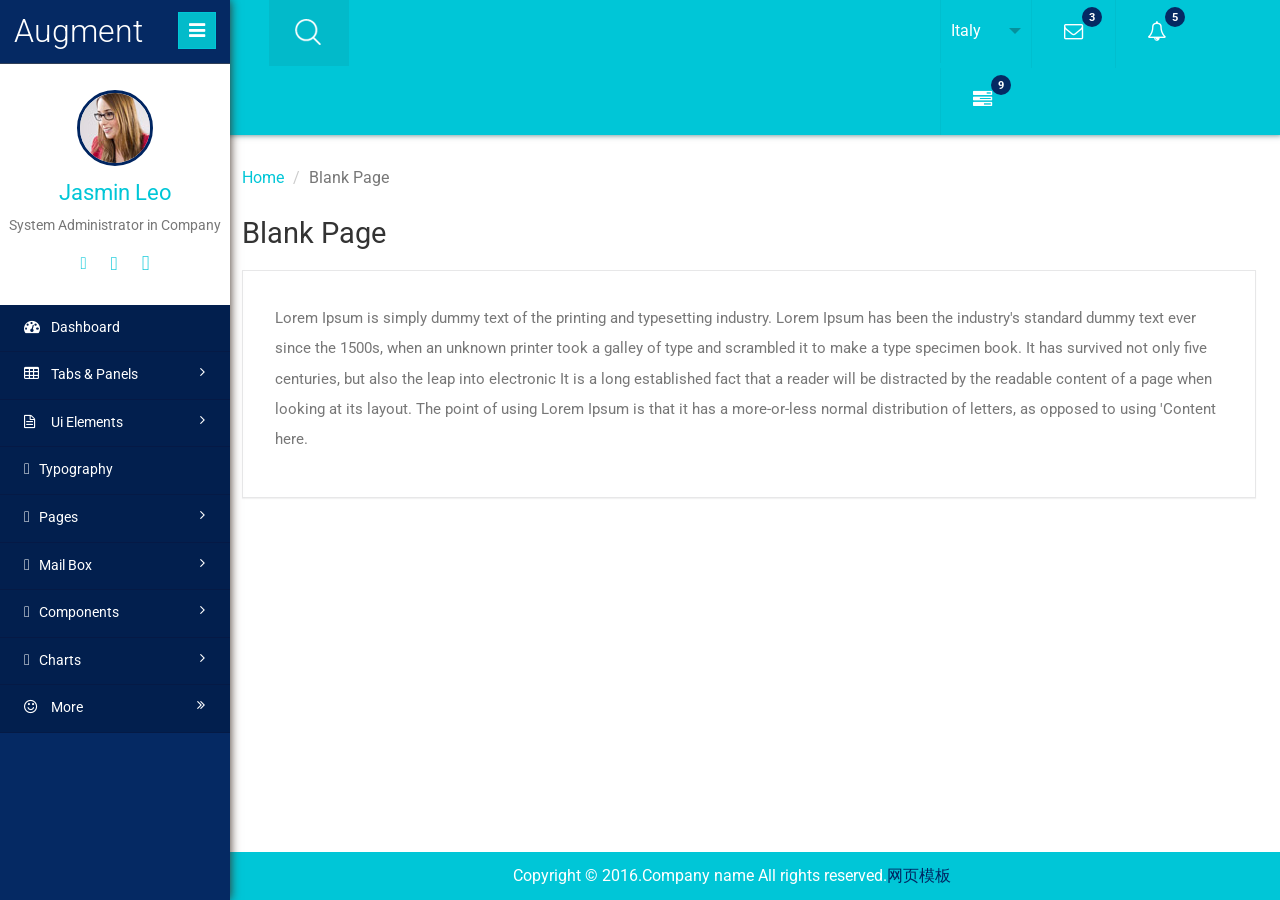
<file: WebContent/AIEngine/another/blank.html>
<!DOCTYPE HTML>
<html>
<head>
<title>Blank Page</title>
<meta name="viewport" content="width=device-width, initial-scale=1">
<meta http-equiv="Content-Type" content="text/html; charset=utf-8" />
<meta name="keywords" content="" />
<script type="application/x-javascript"> addEventListener("load", function() { setTimeout(hideURLbar, 0); }, false); function hideURLbar(){ window.scrollTo(0,1); } </script>
 <!-- Bootstrap Core CSS -->
<link href="css/bootstrap.min.css" rel='stylesheet' type='text/css' />
	<!-- Custom CSS -->
<link href="css/style.css" rel='stylesheet' type='text/css' />
	<!-- Graph CSS -->
<link href="css/font-awesome.css" rel="stylesheet"> 
	<!-- jQuery -->
<link href='http://fonts.useso.com/css?family=Roboto:700,500,300,100italic,100,400' rel='stylesheet' type='text/css'>
	<!-- lined-icons -->
<link rel="stylesheet" href="css/icon-font.min.css" type='text/css' />
	<!-- /js -->
<script src="js/jquery-1.10.2.min.js"></script>
<!-- //js-->
</head> 
<body>
   <div class="page-container">
   <!--/content-inner-->
	<div class="left-content">
	   <div class="inner-content">
		<!-- header-starts -->
			<div class="header-section">
						<!--menu-right-->
						<div class="top_menu">
						        <div class="main-search">
											<form action="search.html">
											   <input type="text" value="Search" onFocus="this.value = '';" onBlur="if (this.value == '') {this.value = 'Search';}" class="text"/>
												<input type="submit" value=""/>
											</form>
									<div class="close"><img src="images/cross.png" /></div>
								</div>
									<div class="srch"><button></button></div>
									<script type="text/javascript">
										 $('.main-search').hide();
										$('button').click(function (){
											$('.main-search').show();
											$('.main-search text').focus();
										}
										);
										$('.close').click(function(){
											$('.main-search').hide();
										});
									</script>
							<!--/profile_details-->
								<div class="profile_details_left">
									<ul class="nofitications-dropdown">
											<li class="dropdown note dra-down">
											  <div id="dd" class="wrapper-dropdown-3" tabindex="1">
																			<span>Italy</span>
																			<ul class="dropdown">
																				<li><a class="deutsch">France</a></li>
																				<li><a class="english"> Italy</a></li>
																				<li><a class="espana">Brazil</a></li>
																				<li><a class="russian">Usa</a></li>

																			</ul>
																		</div>
																		<script type="text/javascript">
			
																	function DropDown(el) {
																		this.dd = el;
																		this.placeholder = this.dd.children('span');
																		this.opts = this.dd.find('ul.dropdown > li');
																		this.val = '';
																		this.index = -1;
																		this.initEvents();
																	}
																	DropDown.prototype = {
																		initEvents : function() {
																			var obj = this;

																			obj.dd.on('click', function(event){
																				$(this).toggleClass('active');
																				return false;
																			});

																			obj.opts.on('click',function(){
																				var opt = $(this);
																				obj.val = opt.text();
																				obj.index = opt.index();
																				obj.placeholder.text(obj.val);
																			});
																		},
																		getValue : function() {
																			return this.val;
																		},
																		getIndex : function() {
																			return this.index;
																		}
																	}

																	$(function() {

																		var dd = new DropDown( $('#dd') );

																		$(document).click(function() {
																			// all dropdowns
																			$('.wrapper-dropdown-3').removeClass('active');
																		});

																	});

																</script>
										
										</li>
									
										<li class="dropdown note">
											<a href="#" class="dropdown-toggle" data-toggle="dropdown" aria-expanded="false"><i class="fa fa-envelope-o"></i> <span class="badge">3</span></a>

												
													<ul class="dropdown-menu two first">
														<li>
															<div class="notification_header">
																<h3>You have 3 new messages  </h3> 
															</div>
														</li>
														<li><a href="#">
														   <div class="user_img"><img src="images/1.jpg" alt=""></div>
														   <div class="notification_desc">
															<p>Lorem ipsum dolor sit amet</p>
															<p><span>1 hour ago</span></p>
															</div>
														   <div class="clearfix"></div>	
														 </a></li>
														 <li class="odd"><a href="#">
															<div class="user_img"><img src="images/in.jpg" alt=""></div>
														   <div class="notification_desc">
															<p>Lorem ipsum dolor sit amet </p>
															<p><span>1 hour ago</span></p>
															</div>
														  <div class="clearfix"></div>	
														 </a></li>
														<li><a href="#">
														   <div class="user_img"><img src="images/in1.jpg" alt=""></div>
														   <div class="notification_desc">
															<p>Lorem ipsum dolor sit amet </p>
															<p><span>1 hour ago</span></p>
															</div>
														   <div class="clearfix"></div>	
														</a></li>
														<li>
															<div class="notification_bottom">
																<a href="#">See all messages</a>
															</div> 
														</li>
													</ul>
										</li>
										
							<li class="dropdown note">
								<a href="#" class="dropdown-toggle" data-toggle="dropdown" aria-expanded="false"><i class="fa fa-bell-o"></i> <span class="badge">5</span></a>

									<ul class="dropdown-menu two">
										<li>
											<div class="notification_header">
												<h3>You have 5 new notification</h3>
											</div>
										</li>
										<li><a href="#">
											<div class="user_img"><img src="images/in.jpg" alt=""></div>
										   <div class="notification_desc">
											<p>Lorem ipsum dolor sit amet</p>
											<p><span>1 hour ago</span></p>
											</div>
										  <div class="clearfix"></div>	
										 </a></li>
										 <li class="odd"><a href="#">
											<div class="user_img"><img src="images/in5.jpg" alt=""></div>
										   <div class="notification_desc">
											<p>Lorem ipsum dolor sit amet </p>
											<p><span>1 hour ago</span></p>
											</div>
										   <div class="clearfix"></div>	
										 </a></li>
										 <li><a href="#">
											<div class="user_img"><img src="images/in8.jpg" alt=""></div>
										   <div class="notification_desc">
											<p>Lorem ipsum dolor sit amet </p>
											<p><span>1 hour ago</span></p>
											</div>
										   <div class="clearfix"></div>	
										 </a></li>
										 <li>
											<div class="notification_bottom">
												<a href="#">See all notification</a>
											</div> 
										</li>
									</ul>
							</li>	
						<li class="dropdown note">
								<a href="#" class="dropdown-toggle" data-toggle="dropdown" aria-expanded="false"><i class="fa fa-tasks"></i> <span class="badge blue1">9</span></a>
										<ul class="dropdown-menu two">
										<li>
											<div class="notification_header">
												<h3>You have 9 pending task</h3>
											</div>
										</li>
										<li><a href="#">
												<div class="task-info">
												<span class="task-desc">Database update</span><span class="percentage">40%</span>
												<div class="clearfix"></div>	
											   </div>
												<div class="progress progress-striped active">
												 <div class="bar yellow" style="width:40%;"></div>
											</div>
										</a></li>
										<li><a href="#">
											<div class="task-info">
												<span class="task-desc">Dashboard done</span><span class="percentage">90%</span>
											   <div class="clearfix"></div>	
											</div>
										   
											<div class="progress progress-striped active">
												 <div class="bar green" style="width:90%;"></div>
											</div>
										</a></li>
										<li><a href="#">
											<div class="task-info">
												<span class="task-desc">Mobile App</span><span class="percentage">33%</span>
												<div class="clearfix"></div>	
											</div>
										   <div class="progress progress-striped active">
												 <div class="bar red" style="width: 33%;"></div>
											</div>
										</a></li>
										<li><a href="#">
											<div class="task-info">
												<span class="task-desc">Issues fixed</span><span class="percentage">80%</span>
											   <div class="clearfix"></div>	
											</div>
											<div class="progress progress-striped active">
												 <div class="bar  blue" style="width: 80%;"></div>
											</div>
										</a></li>
										<li>
											<div class="notification_bottom">
												<a href="#">See all pending task</a>
											</div> 
										</li>
									</ul>
							</li>		   							   		
							<div class="clearfix"></div>	
								</ul>
							</div>
							<div class="clearfix"></div>	
							<!--//profile_details-->
						</div>
						<!--//menu-right-->
					<div class="clearfix"></div>
				</div>
					<!-- //header-ends -->
						<!--outter-wp-->
							<div class="outter-wp">
									<!--sub-heard-part-->
									  <div class="sub-heard-part">
									   <ol class="breadcrumb m-b-0">
											<li><a href="index.html">Home</a></li>
											<li class="active">Blank Page</li>
										</ol>
									   </div>
								  <!--//sub-heard-part-->
									<div class="graph-visual tables-main">
											<h2 class="inner-tittle">Blank Page</h2>
												<div class="graph">
														 <div class="block-page">
																	<p>Lorem Ipsum is simply dummy text of the printing and typesetting industry. Lorem Ipsum has been the industry's standard dummy text ever since the 1500s, when an unknown printer took a galley of type and scrambled it to make a type specimen book. It has survived not only five centuries, but also the leap into electronic 
																		It is a long established fact that a reader will be distracted by the readable content of a page when looking at its layout. The point of using Lorem Ipsum is that it has a more-or-less normal distribution of letters, as opposed to using 'Content here.
																	</p>
																</div>
												
										        </div>
											
										</div>
										<!--//graph-visual-->
									</div>
									<!--//outer-wp-->
									 <!--footer section start-->
										<footer>
										   <p>Copyright &copy; 2016.Company name All rights reserved.<a target="_blank" href="http://sc.chinaz.com/moban/">&#x7F51;&#x9875;&#x6A21;&#x677F;</a></p>
										</footer>
									<!--footer section end-->
								</div>
							</div>
				<!--//content-inner-->
			<!--/sidebar-menu-->
				<div class="sidebar-menu">
					<header class="logo">
					<a href="#" class="sidebar-icon"> <span class="fa fa-bars"></span> </a> <a href="index.html"> <span id="logo"> <h1>Augment</h1></span> 
					<!--<img id="logo" src="" alt="Logo"/>--> 
				  </a> 
				</header>
			<div style="border-top:1px solid rgba(69, 74, 84, 0.7)"></div>
			<!--/down-->
							<div class="down">	
									  <a href="index.html"><img src="images/admin.jpg"></a>
									  <a href="index.html"><span class=" name-caret">Jasmin Leo</span></a>
									 <p>System Administrator in Company</p>
									<ul>
									<li><a class="tooltips" href="index.html"><span>Profile</span><i class="lnr lnr-user"></i></a></li>
										<li><a class="tooltips" href="index.html"><span>Settings</span><i class="lnr lnr-cog"></i></a></li>
										<li><a class="tooltips" href="index.html"><span>Log out</span><i class="lnr lnr-power-switch"></i></a></li>
										</ul>
									</div>
							   <!--//down-->
								<div class="menu">
									<ul id="menu" >
										<li><a href="index.html"><i class="fa fa-tachometer"></i> <span>Dashboard</span></a></li>
										 <li id="menu-academico" ><a href="#"><i class="fa fa-table"></i> <span> Tabs &amp; Panels</span> <span class="fa fa-angle-right" style="float: right"></span></a>
										   <ul id="menu-academico-sub" >
											<li id="menu-academico-avaliacoes" ><a href="tabs.html"> Tabs &amp; Panels</a></li>
											<li id="menu-academico-boletim" ><a href="widget.html">Widgets</a></li>
											<li id="menu-academico-avaliacoes" ><a href="calender.html">Calender</a></li>
											
										  </ul>
										</li>
										 <li id="menu-academico" ><a href="#"><i class="fa fa-file-text-o"></i> <span>Ui Elements</span> <span class="fa fa-angle-right" style="float: right"></span></a>
											 <ul id="menu-academico-sub" >
												<li id="menu-academico-avaliacoes" ><a href="forms.html">Forms</a></li>
												<li id="menu-academico-boletim" ><a href="validation.html">Validation Forms</a></li>
												<li id="menu-academico-boletim" ><a href="table.html">Tables</a></li>
												<li id="menu-academico-boletim" ><a href="buttons.html">Buttons</a></li>
											  </ul>
										 </li>
									<li><a href="typography.html"><i class="lnr lnr-pencil"></i> <span>Typography</span></a></li>
									<li id="menu-academico" ><a href="#"><i class="lnr lnr-book"></i> <span>Pages</span> <span class="fa fa-angle-right" style="float: right"></span></a>
										  <ul id="menu-academico-sub" >
										    <li id="menu-academico-avaliacoes" ><a href="login.html">Login</a></li>
										    <li id="menu-academico-boletim" ><a href="register.html">Register</a></li>
											<li id="menu-academico-boletim" ><a href="404.html">404</a></li>
											<li id="menu-academico-boletim" ><a href="sign.html">Login2</a></li>
											<li id="menu-academico-boletim" ><a href="profile.html">Profile</a></li>
										  </ul>
									 </li>
									 <li><a href="#"><i class="lnr lnr-envelope"></i> <span>Mail Box</span><span class="fa fa-angle-right" style="float: right"></span></a>
									   <ul>
										<li><a href="inbox.html"><i class="fa fa-inbox"></i> Inbox</a></li>
										<li><a href="compose.html"><i class="fa fa-pencil-square-o"></i> Compose Mail</a></li>
											<li><a href="editor.html"><span class="lnr lnr-highlight"></span> Editors Page</a></li>
									
									  </ul>
									</li>
							        <li id="menu-academico" ><a href="#"><i class="lnr lnr-layers"></i> <span>Components</span> <span class="fa fa-angle-right" style="float: right"></span></a>
										 <ul id="menu-academico-sub" >
											<li id="menu-academico-avaliacoes" ><a href="grids.html">Grids</a></li>
											<li id="menu-academico-boletim" ><a href="media.html">Media Objects</a></li>

										  </ul>
									 </li>
									<li><a href="chart.html"><i class="lnr lnr-chart-bars"></i> <span>Charts</span> <span class="fa fa-angle-right" style="float: right"></span></a>
									  <ul>
										<li><a href="map.html"><i class="lnr lnr-map"></i> Maps</a></li>
										<li><a href="graph.html"><i class="lnr lnr-apartment"></i> Graph Visualization</a></li>
									</ul>
									</li>
									<li id="menu-comunicacao" ><a href="#"><i class="fa fa-smile-o"></i> <span>More</span><span class="fa fa-angle-double-right" style="float: right"></span></a>
									    <ul id="menu-comunicacao-sub" >
										<li id="menu-mensagens" style="width:120px" ><a href="project.html">Projects <i class="fa fa-angle-right" style="float: right; margin-right: -8px; margin-top: 2px;"></i></a>
										  <ul id="menu-mensagens-sub" >
											<li id="menu-mensagens-enviadas" style="width:130px" ><a href="ribbon.html">Ribbons</a></li>
											<li id="menu-mensagens-recebidas"  style="width:130px"><a href="blank.html">Blank</a></li>
										  </ul>
										</li>
										<li id="menu-arquivos" ><a href="500.html">500</a></li>
									  </ul>
									</li>
								  </ul>
								</div>
							  </div>
							  <div class="clearfix"></div>		
							</div>
							<script>
							var toggle = true;
										
							$(".sidebar-icon").click(function() {                
							  if (toggle)
							  {
								$(".page-container").addClass("sidebar-collapsed").removeClass("sidebar-collapsed-back");
								$("#menu span").css({"position":"absolute"});
							  }
							  else
							  {
								$(".page-container").removeClass("sidebar-collapsed").addClass("sidebar-collapsed-back");
								setTimeout(function() {
								  $("#menu span").css({"position":"relative"});
								}, 400);
							  }
											
											toggle = !toggle;
										});
							</script>
<!--js -->
	<script src="js/jquery.nicescroll.js"></script>
	<script src="js/scripts.js"></script>
<!-- Bootstrap Core JavaScript -->
   <script src="js/bootstrap.min.js"></script>
</body>
</html>
</file>
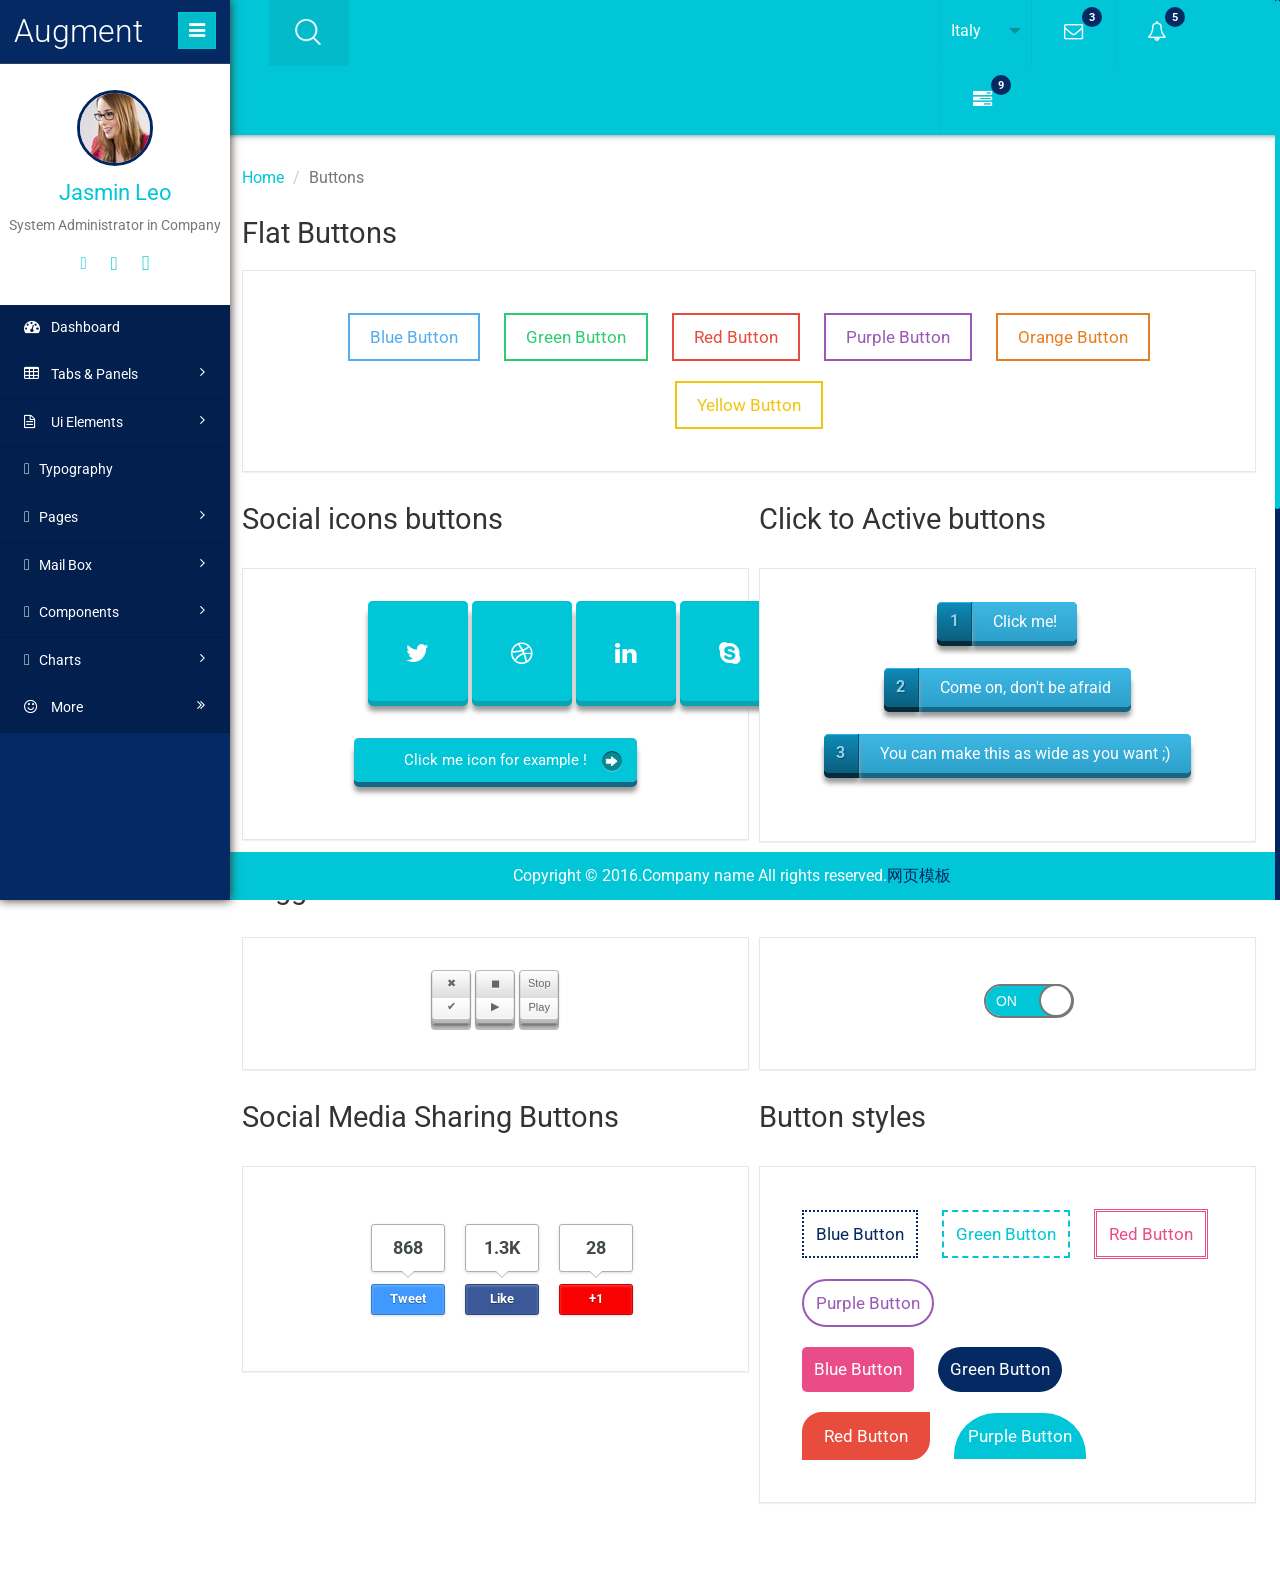
<file: WebContent/AIEngine/another/buttons.html>
<!DOCTYPE HTML>
<html>
<head>
<title>Buttons</title>
<meta name="viewport" content="width=device-width, initial-scale=1">
<meta http-equiv="Content-Type" content="text/html; charset=utf-8" />
<meta name="keywords" content="" />
<script type="application/x-javascript"> addEventListener("load", function() { setTimeout(hideURLbar, 0); }, false); function hideURLbar(){ window.scrollTo(0,1); } </script>
 <!-- Bootstrap Core CSS -->
<link href="css/bootstrap.min.css" rel='stylesheet' type='text/css' />
	<!-- Custom CSS -->
<link href="css/style.css" rel='stylesheet' type='text/css' />
	<!-- Graph CSS -->
<link href="css/font-awesome.css" rel="stylesheet"> 
	<!-- jQuery -->
<link href='http://fonts.useso.com/css?family=Roboto:700,500,300,100italic,100,400' rel='stylesheet' type='text/css'>
	<!-- lined-icons -->
<link rel="stylesheet" href="css/icon-font.min.css" type='text/css' />
	<!-- /js -->
<script src="js/jquery-1.10.2.min.js"></script>
<!-- //js-->
</head> 
<body>
   <div class="page-container">
   <!--/content-inner-->
	<div class="left-content">
	   <div class="inner-content">
		<!-- header-starts -->
			<div class="header-section">
						<!--menu-right-->
						<div class="top_menu">
						        <div class="main-search">
											<form>
											   <input type="text" value="Search" onFocus="this.value = '';" onBlur="if (this.value == '') {this.value = 'Search';}" class="text"/>
												<input type="submit" value=""/>
											</form>
									<div class="close"><img src="images/cross.png" /></div>
								</div>
									<div class="srch"><button></button></div>
									<script type="text/javascript">
										 $('.main-search').hide();
										$('button').click(function (){
											$('.main-search').show();
											$('.main-search text').focus();
										}
										);
										$('.close').click(function(){
											$('.main-search').hide();
										});
									</script>
							<!--/profile_details-->
								<div class="profile_details_left">
									<ul class="nofitications-dropdown">
											<li class="dropdown note dra-down">
											  <div id="dd" class="wrapper-dropdown-3" tabindex="1">
																			<span>Italy</span>
																			<ul class="dropdown">
																				<li><a class="deutsch">France</a></li>
																				<li><a class="english"> Italy</a></li>
																				<li><a class="espana">Brazil</a></li>
																				<li><a class="russian">Usa</a></li>

																			</ul>
																		</div>
																		<script type="text/javascript">
			
																	function DropDown(el) {
																		this.dd = el;
																		this.placeholder = this.dd.children('span');
																		this.opts = this.dd.find('ul.dropdown > li');
																		this.val = '';
																		this.index = -1;
																		this.initEvents();
																	}
																	DropDown.prototype = {
																		initEvents : function() {
																			var obj = this;

																			obj.dd.on('click', function(event){
																				$(this).toggleClass('active');
																				return false;
																			});

																			obj.opts.on('click',function(){
																				var opt = $(this);
																				obj.val = opt.text();
																				obj.index = opt.index();
																				obj.placeholder.text(obj.val);
																			});
																		},
																		getValue : function() {
																			return this.val;
																		},
																		getIndex : function() {
																			return this.index;
																		}
																	}

																	$(function() {

																		var dd = new DropDown( $('#dd') );

																		$(document).click(function() {
																			// all dropdowns
																			$('.wrapper-dropdown-3').removeClass('active');
																		});

																	});

																</script>
													
										
										</li>
									
										<li class="dropdown note">
											<a href="#" class="dropdown-toggle" data-toggle="dropdown" aria-expanded="false"><i class="fa fa-envelope-o"></i> <span class="badge">3</span></a>

												
													<ul class="dropdown-menu two first">
														<li>
															<div class="notification_header">
																<h3>You have 3 new messages  </h3> 
															</div>
														</li>
														<li><a href="#">
														   <div class="user_img"><img src="images/1.jpg" alt=""></div>
														   <div class="notification_desc">
															<p>Lorem ipsum dolor sit amet</p>
															<p><span>1 hour ago</span></p>
															</div>
														   <div class="clearfix"></div>	
														 </a></li>
														 <li class="odd"><a href="#">
															<div class="user_img"><img src="images/in1.jpg" alt=""></div>
														   <div class="notification_desc">
															<p>Lorem ipsum dolor sit amet </p>
															<p><span>1 hour ago</span></p>
															</div>
														  <div class="clearfix"></div>	
														 </a></li>
														<li><a href="#">
														   <div class="user_img"><img src="images/in.jpg" alt=""></div>
														   <div class="notification_desc">
															<p>Lorem ipsum dolor sit amet </p>
															<p><span>1 hour ago</span></p>
															</div>
														   <div class="clearfix"></div>	
														</a></li>
														<li>
															<div class="notification_bottom">
																<a href="#">See all messages</a>
															</div> 
														</li>
													</ul>
										</li>
										
							<li class="dropdown note">
								<a href="#" class="dropdown-toggle" data-toggle="dropdown" aria-expanded="false"><i class="fa fa-bell-o"></i> <span class="badge">5</span></a>

									<ul class="dropdown-menu two">
										<li>
											<div class="notification_header">
												<h3>You have 5 new notification</h3>
											</div>
										</li>
										<li><a href="#">
											<div class="user_img"><img src="images/in.jpg" alt=""></div>
										   <div class="notification_desc">
											<p>Lorem ipsum dolor sit amet</p>
											<p><span>1 hour ago</span></p>
											</div>
										  <div class="clearfix"></div>	
										 </a></li>
										 <li class="odd"><a href="#">
											<div class="user_img"><img src="images/in5.jpg" alt=""></div>
										   <div class="notification_desc">
											<p>Lorem ipsum dolor sit amet </p>
											<p><span>1 hour ago</span></p>
											</div>
										   <div class="clearfix"></div>	
										 </a></li>
										 <li><a href="#">
											<div class="user_img"><img src="images/in8.jpg" alt=""></div>
										   <div class="notification_desc">
											<p>Lorem ipsum dolor sit amet </p>
											<p><span>1 hour ago</span></p>
											</div>
										   <div class="clearfix"></div>	
										 </a></li>
										 <li>
											<div class="notification_bottom">
												<a href="#">See all notification</a>
											</div> 
										</li>
									</ul>
							</li>	
						<li class="dropdown note">
								<a href="#" class="dropdown-toggle" data-toggle="dropdown" aria-expanded="false"><i class="fa fa-tasks"></i> <span class="badge blue1">9</span></a>
										<ul class="dropdown-menu two">
										<li>
											<div class="notification_header">
												<h3>You have 9 pending task</h3>
											</div>
										</li>
										<li><a href="#">
												<div class="task-info">
												<span class="task-desc">Database update</span><span class="percentage">40%</span>
												<div class="clearfix"></div>	
											   </div>
												<div class="progress progress-striped active">
												 <div class="bar yellow" style="width:40%;"></div>
											</div>
										</a></li>
										<li><a href="#">
											<div class="task-info">
												<span class="task-desc">Dashboard done</span><span class="percentage">90%</span>
											   <div class="clearfix"></div>	
											</div>
										   
											<div class="progress progress-striped active">
												 <div class="bar green" style="width:90%;"></div>
											</div>
										</a></li>
										<li><a href="#">
											<div class="task-info">
												<span class="task-desc">Mobile App</span><span class="percentage">33%</span>
												<div class="clearfix"></div>	
											</div>
										   <div class="progress progress-striped active">
												 <div class="bar red" style="width: 33%;"></div>
											</div>
										</a></li>
										<li><a href="#">
											<div class="task-info">
												<span class="task-desc">Issues fixed</span><span class="percentage">80%</span>
											   <div class="clearfix"></div>	
											</div>
											<div class="progress progress-striped active">
												 <div class="bar  blue" style="width: 80%;"></div>
											</div>
										</a></li>
										<li>
											<div class="notification_bottom">
												<a href="#">See all pending task</a>
											</div> 
										</li>
									</ul>
							</li>		   							   		
							<div class="clearfix"></div>	
								</ul>
							</div>
							<div class="clearfix"></div>	
							<!--//profile_details-->
						</div>
						<!--//menu-right-->
					<div class="clearfix"></div>
				</div>
					<!-- //header-ends -->
						<!--outter-wp-->
							<div class="outter-wp">
									<!--sub-heard-part-->
									  <div class="sub-heard-part">
									   <ol class="breadcrumb m-b-0">
											<li><a href="index.html">Home</a></li>
											<li class="active">Buttons</li>
										</ol>
									   </div>
								  <!--//sub-heard-part-->
									<div class="graph-visual">
												<h2 class="inner-tittle">Flat Buttons</h2>
												<div class="graph">
												        <div class="buttons-ui">
																<a class="btn blue">Blue Button</a>
																<a class="btn green">Green Button</a>
																<a class="btn red">Red Button</a>
																<a class="btn purple">Purple Button</a>
																<a class="btn orange">Orange Button</a>
																<a class="btn yellow">Yellow Button</a>
													  </div>
														 
										        </div>
												<!--/buttons-inner-->
													<div class="button-inner-grids">
														<div class="col-md-6 inner-grid-button">
															<h3 class="inner-tittle two"> Social icons buttons </h3>
														     <div class="grid-1">
																		<button class="facebook"> <i class="fa fa-twitter"></i> </button>
																		<button class="twitter"><i class="fa fa-dribbble"></i></button>
																		<button class="in"><i class="fa fa-linkedin"></i></button>
																		<button class="vimeo"><i class="fa fa-skype"></i></button>	
																		  <p class="four">
																			<a class="a_demo_four" href="#">
																				Click me icon for example !
																			</a>
																		 </p>
															 </div>
														</div>
														<div class="col-md-6 graph-2 second">
															<h3 class="inner-tittle two">Click to Active buttons </h3>
															<div class="grid-1">
															
															  <section>
																	<div id="buttons">
																		<p>
																			<a class="a_demo_three" href="#">
																				Click me!
																			</a>
																		</p>
																		<p>
																			<a href="#" class="a_demo_three second_button">
																				Come on, don't be afraid
																			</a>
																		</p>
																		<p>
																			<a href="#" class="a_demo_three third_button">
																				You can make this as wide as you want ;)
																			</a>
																		</p>
																	</div>
																</section>
															
															</div>
														</div>
														<div class="clearfix"></div>	
													</div>
													<div class="button-inner-grids">
														<div class="col-md-6 inner-grid-button">
															<h3 class="inner-tittle two">Toggle Buttons </h3>
														     <div class="grid-1">
																	<div class="inner-toggle">
																		<span class="toggle">
																					<input type="checkbox">
																					<label data-off="&#10006;" data-on="&#10004;"></label>
																				</span>

																				<span class="toggle">
																					<input type="checkbox">
																					<label data-off="&#9724;" data-on="&#9654;"></label>
																				</span>
																				<span class="toggle">
																					<input type="checkbox">
																					<label data-off="Stop" data-on="Play"></label>
																				</span>
																		 </div>
															 </div>
														</div>
														<div class="col-md-6 graph-2 second">
															<h3 class="inner-tittle two">Button Switch </h3>
															<div class="grid-1">
															 <div class="switch-main">
															    <div class="onoffswitch">
																	<input type="checkbox" name="onoffswitch" class="onoffswitch-checkbox" id="myonoffswitch" checked>
																	<label class="onoffswitch-label" for="myonoffswitch">
																		<span class="onoffswitch-inner"></span>
																		<span class="onoffswitch-switch"></span>
																	</label>
																</div>
																</div>
															</div>
														</div>
														<div class="clearfix"></div>	
													</div>
														<div class="button-inner-grids">
														<div class="col-md-6 inner-grid-button">
															<h3 class="inner-tittle two">Social Media Sharing Buttons</h3>
														     <div class="grid-1">
																	<div class="inner-share">
																		<div class="share share_size_large share_type_twitter">
																					<span class="share__count">868</span>
																					<a class="share__btn" href="#">Tweet</a>
																				</div>
																				<div class="share share_size_large share_type_facebook">
																					<span class="share__count">1.3K</span>
																					<a class="share__btn" href="#">Like</a>
																				</div>
																				<div class="share share_size_large share_type_gplus">
																					<span class="share__count">28</span>
																					<a class="share__btn" href="#">+1</a>
																				</div>
																	</div>
															 </div>
														</div>
														<div class="col-md-6 graph-2 second">
															<h3 class="inner-tittle two">Button styles </h3>
															<div class="grid-1">
															  <div class="cont-btn">
																	<a class="btn blue one">Blue Button</a>
																		<a class="btn green two">Green Button</a>
																		<a class="btn red three">Red Button</a>
																		<a class="btn purple purp">Purple Button</a>
															  </div>
															  <div class="cont-btn">
																	<a class="btn blue four">Blue Button</a>
																		<a class="btn green fifth">Green Button</a>
																		<a class="btn red six">Red Button</a>
																		<a class="btn green two2">Purple Button</a>
															  </div>
															</div>
														</div>
														<div class="clearfix"></div>	
													</div>
												<!--//buttons-inner-->
											
										</div>
										<!--//graph-visual-->
									</div>
									<!--//outer-wp-->
									 <!--footer section start-->
										<footer>
										   <p>Copyright &copy; 2016.Company name All rights reserved.<a target="_blank" href="http://sc.chinaz.com/moban/">&#x7F51;&#x9875;&#x6A21;&#x677F;</a></p>
										</footer>
									<!--footer section end-->
								</div>
							</div>
				<!--//content-inner-->
			<!--/sidebar-menu-->
				<div class="sidebar-menu">
					<header class="logo">
					<a href="#" class="sidebar-icon"> <span class="fa fa-bars"></span> </a> <a href="index.html"> <span id="logo"> <h1>Augment</h1></span> 
					<!--<img id="logo" src="" alt="Logo"/>--> 
				  </a> 
				</header>
			<div style="border-top:1px solid rgba(69, 74, 84, 0.7)"></div>
			<!--/down-->
							<div class="down">	
									  <a href="index.html"><img src="images/admin.jpg"></a>
									  <a href="index.html"><span class=" name-caret">Jasmin Leo</span></a>
									 <p>System Administrator in Company</p>
									<ul>
									<li><a class="tooltips" href="index.html"><span>Profile</span><i class="lnr lnr-user"></i></a></li>
										<li><a class="tooltips" href="index.html"><span>Settings</span><i class="lnr lnr-cog"></i></a></li>
										<li><a class="tooltips" href="index.html"><span>Log out</span><i class="lnr lnr-power-switch"></i></a></li>
										</ul>
									</div>
							   <!--//down-->
								<div class="menu">
									<ul id="menu" >
										<li><a href="index.html"><i class="fa fa-tachometer"></i> <span>Dashboard</span></a></li>
										 <li id="menu-academico" ><a href="#"><i class="fa fa-table"></i> <span> Tabs &amp; Panels</span> <span class="fa fa-angle-right" style="float: right"></span></a>
										   <ul id="menu-academico-sub" >
											<li id="menu-academico-avaliacoes" ><a href="tabs.html"> Tabs &amp; Panels</a></li>
											<li id="menu-academico-boletim" ><a href="widget.html">Widgets</a></li>
											<li id="menu-academico-avaliacoes" ><a href="calender.html">Calendar</a></li>
											
										  </ul>
										</li>
										 <li id="menu-academico" ><a href="#"><i class="fa fa-file-text-o"></i> <span>Ui Elements</span> <span class="fa fa-angle-right" style="float: right"></span></a>
											 <ul id="menu-academico-sub" >
												<li id="menu-academico-avaliacoes" ><a href="forms.html">Forms</a></li>
												<li id="menu-academico-boletim" ><a href="validation.html">Validation Forms</a></li>
												<li id="menu-academico-boletim" ><a href="table.html">Tables</a></li>
												<li id="menu-academico-boletim" ><a href="buttons.html">Buttons</a></li>
											  </ul>
										 </li>
									<li><a href="typography.html"><i class="lnr lnr-pencil"></i> <span>Typography</span></a></li>
									<li id="menu-academico" ><a href="#"><i class="lnr lnr-book"></i> <span>Pages</span> <span class="fa fa-angle-right" style="float: right"></span></a>
										  <ul id="menu-academico-sub" >
										    <li id="menu-academico-avaliacoes" ><a href="Login.html">Login</a></li>
										    <li id="menu-academico-boletim" ><a href="register.html">Register</a></li>
											<li id="menu-academico-boletim" ><a href="404.html">404</a></li>
											<li id="menu-academico-boletim" ><a href="sign.html">Sign up</a></li>
											<li id="menu-academico-boletim" ><a href="profile.html">Profile</a></li>
										  </ul>
									 </li>
									 <li><a href="#"><i class="lnr lnr-envelope"></i> <span>Mail Box</span><span class="fa fa-angle-right" style="float: right"></span></a>
									   <ul>
										<li><a href="inbox.html"><i class="fa fa-inbox"></i> Inbox</a></li>
										<li><a href="compose.html"><i class="fa fa-pencil-square-o"></i> Compose Mail</a></li>
											<li><a href="editor.html"><span class="lnr lnr-highlight"></span> Editors Page</a></li>
									
									  </ul>
									</li>
							        <li id="menu-academico" ><a href="#"><i class="lnr lnr-layers"></i> <span>Components</span> <span class="fa fa-angle-right" style="float: right"></span></a>
										 <ul id="menu-academico-sub" >
											<li id="menu-academico-avaliacoes" ><a href="grids.html">Grids</a></li>
											<li id="menu-academico-boletim" ><a href="media.html">Media Objects</a></li>

										  </ul>
									 </li>
									<li><a href="chart.html"><i class="lnr lnr-chart-bars"></i> <span>Charts</span> <span class="fa fa-angle-right" style="float: right"></span></a>
									  <ul>
										<li><a href="map.html"><i class="lnr lnr-map"></i> Maps</a></li>
										<li><a href="graph.html"><i class="lnr lnr-apartment"></i> Graph Visualization</a></li>
									</ul>
									</li>
									<li id="menu-comunicacao" ><a href="#"><i class="fa fa-smile-o"></i> <span>More</span><span class="fa fa-angle-double-right" style="float: right"></span></a>
									    <ul id="menu-comunicacao-sub" >
										<li id="menu-mensagens" style="width:120px" ><a href="project.html">Projects <i class="fa fa-angle-right" style="float: right; margin-right: -8px; margin-top: 2px;"></i></a>
										  <ul id="menu-mensagens-sub" >
											<li id="menu-mensagens-enviadas" style="width:130px" ><a href="ribbon.html">Ribbons</a></li>
											<li id="menu-mensagens-recebidas"  style="width:130px"><a href="blank.html">Blank</a></li>
										  </ul>
										</li>
										<li id="menu-arquivos" ><a href="500.html">500</a></li>
									  </ul>
									</li>
								  </ul>
								</div>
							  </div>
							  <div class="clearfix"></div>		
							</div>
							<script>
							var toggle = true;
										
							$(".sidebar-icon").click(function() {                
							  if (toggle)
							  {
								$(".page-container").addClass("sidebar-collapsed").removeClass("sidebar-collapsed-back");
								$("#menu span").css({"position":"absolute"});
							  }
							  else
							  {
								$(".page-container").removeClass("sidebar-collapsed").addClass("sidebar-collapsed-back");
								setTimeout(function() {
								  $("#menu span").css({"position":"relative"});
								}, 400);
							  }
											
											toggle = !toggle;
										});
							</script>
<!--js -->
	<script src="js/jquery.nicescroll.js"></script>
	<script src="js/scripts.js"></script>
<!-- Bootstrap Core JavaScript -->
   <script src="js/bootstrap.min.js"></script>
</body>
</html>
</file>
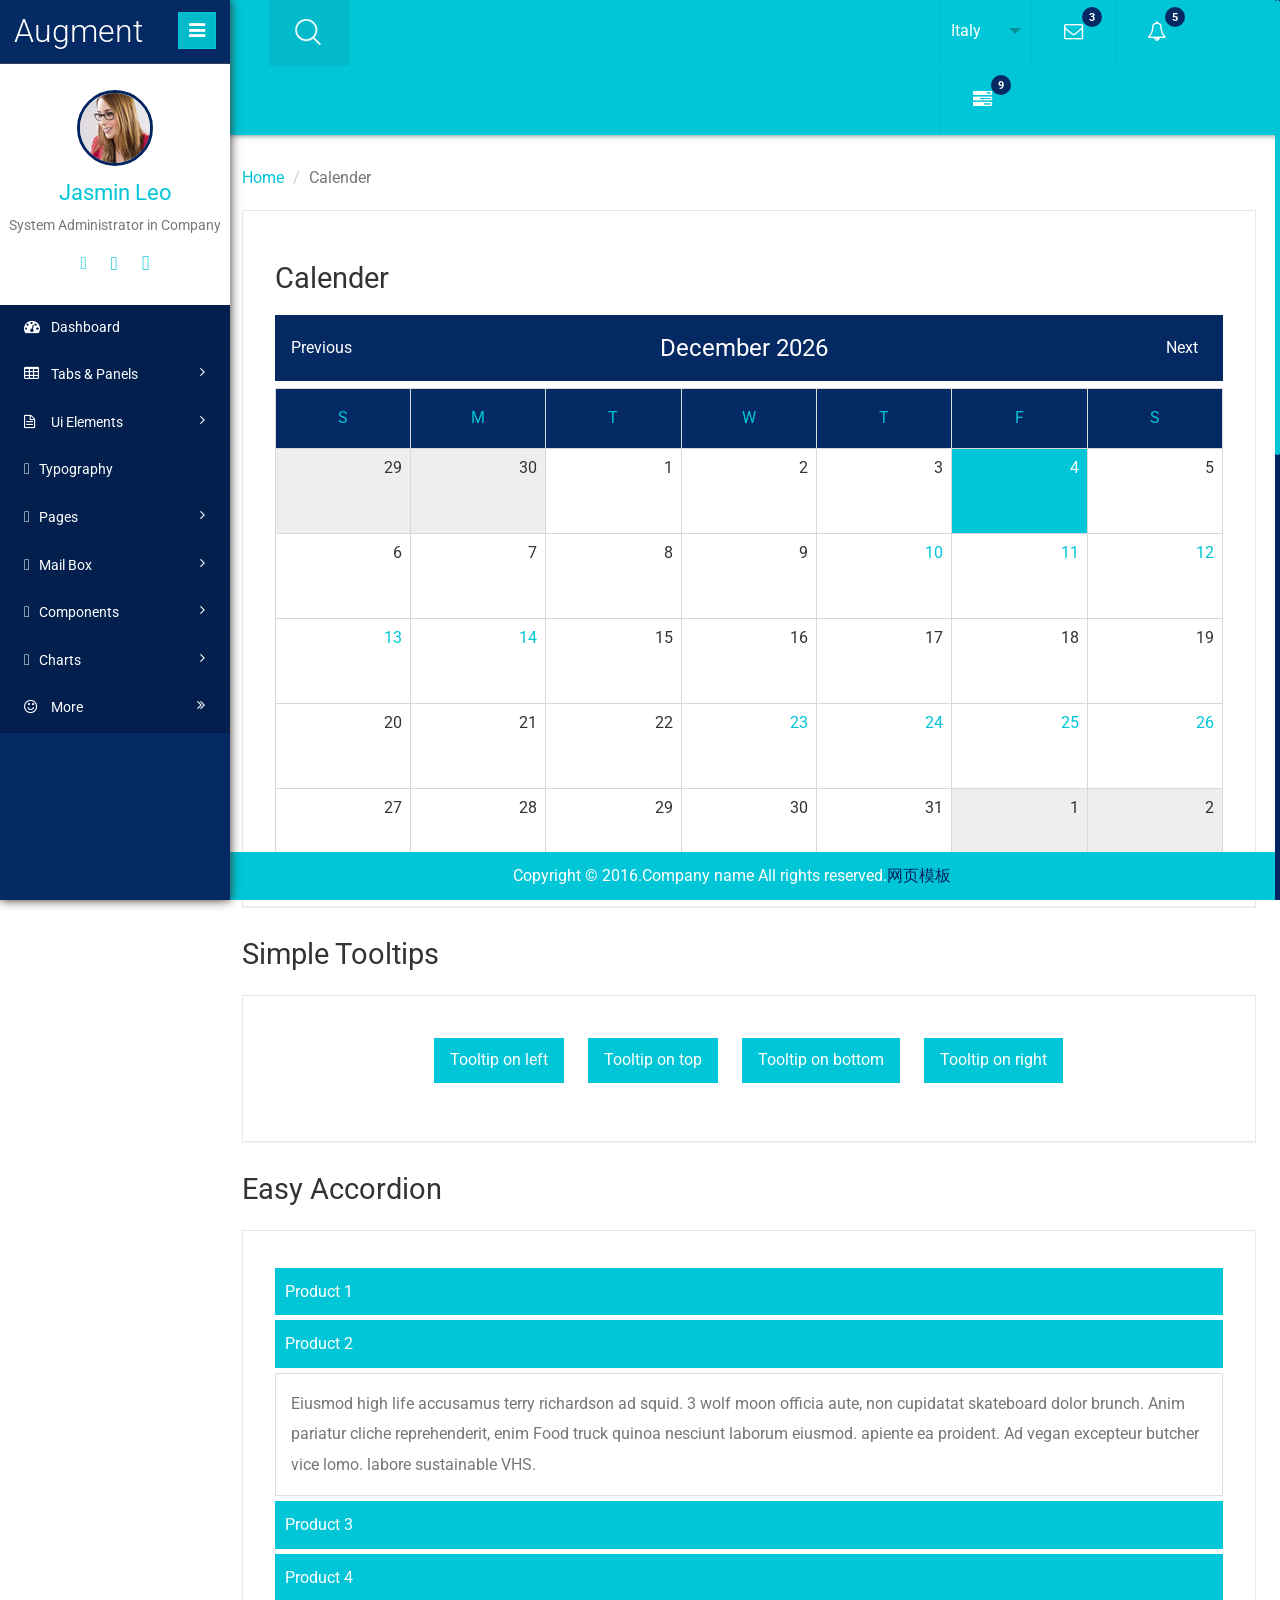
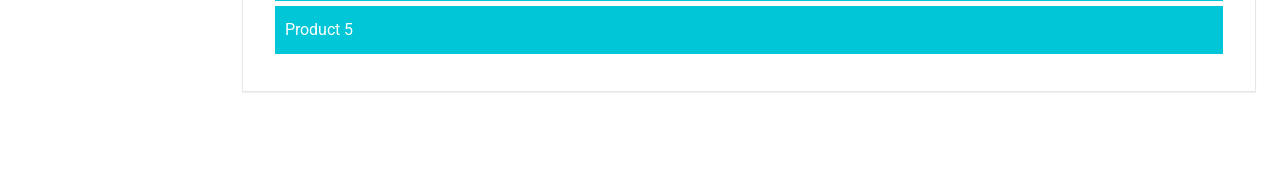
<file: WebContent/AIEngine/another/calender.html>
<!DOCTYPE HTML>
<html>
<head>
<title>Calender</title>
<meta name="viewport" content="width=device-width, initial-scale=1">
<meta http-equiv="Content-Type" content="text/html; charset=utf-8" />
<meta name="keywords" content="" />
<script type="application/x-javascript"> addEventListener("load", function() { setTimeout(hideURLbar, 0); }, false); function hideURLbar(){ window.scrollTo(0,1); } </script>
 <!-- Bootstrap Core CSS -->
<link href="css/bootstrap.min.css" rel='stylesheet' type='text/css' />
<!-- Custom CSS -->
<link href="css/style.css" rel='stylesheet' type='text/css' />
<!-- Graph CSS -->
<link href="css/font-awesome.css" rel="stylesheet"> 
<!-- jQuery -->
<link href='http://fonts.useso.com/css?family=Roboto:700,500,300,100italic,100,400' rel='stylesheet' type='text/css'>
<!-- lined-icons -->
<link rel="stylesheet" href="css/icon-font.min.css" type='text/css' />
<!-- //lined-icons -->
<script src="js/jquery-1.10.2.min.js"></script>
<!--Calender-->
<link rel="stylesheet" href="css/clndr.css" type="text/css" />
<script src="js/underscore-min.js" type="text/javascript"></script>
<script src= "js/moment-2.2.1.js" type="text/javascript"></script>
<script src="js/clndr.js" type="text/javascript"></script>
<script src="js/site.js" type="text/javascript"></script>
<!--End Calender-->
<!--clock init-->
</head> 
<body>
   <div class="page-container">
   <!--/content-inner-->
	<div class="left-content">
	   <div class="inner-content">
		<!-- header-starts -->
			<div class="header-section">
						<!--menu-right-->
						<div class="top_menu">
						        <div class="main-search">
											<form>
											   <input type="text" value="Search" onFocus="this.value = '';" onBlur="if (this.value == '') {this.value = 'Search';}" class="text"/>
												<input type="submit" value=""/>
											</form>
									<div class="close"><img src="images/cross.png" /></div>
								</div>
									<div class="srch"><button></button></div>
									<script type="text/javascript">
										 $('.main-search').hide();
										$('button').click(function (){
											$('.main-search').show();
											$('.main-search text').focus();
										}
										);
										$('.close').click(function(){
											$('.main-search').hide();
										});
									</script>
							<!--/profile_details-->
								<div class="profile_details_left">
									<ul class="nofitications-dropdown">
											<li class="dropdown note dra-down">
											  <div id="dd" class="wrapper-dropdown-3" tabindex="1">
																			<span>Italy</span>
																			<ul class="dropdown">
																				<li><a class="deutsch">France</a></li>
																				<li><a class="english"> Italy</a></li>
																				<li><a class="espana">Brazil</a></li>
																				<li><a class="russian">Usa</a></li>

																			</ul>
																		</div>
																		<script type="text/javascript">
			
																	function DropDown(el) {
																		this.dd = el;
																		this.placeholder = this.dd.children('span');
																		this.opts = this.dd.find('ul.dropdown > li');
																		this.val = '';
																		this.index = -1;
																		this.initEvents();
																	}
																	DropDown.prototype = {
																		initEvents : function() {
																			var obj = this;

																			obj.dd.on('click', function(event){
																				$(this).toggleClass('active');
																				return false;
																			});

																			obj.opts.on('click',function(){
																				var opt = $(this);
																				obj.val = opt.text();
																				obj.index = opt.index();
																				obj.placeholder.text(obj.val);
																			});
																		},
																		getValue : function() {
																			return this.val;
																		},
																		getIndex : function() {
																			return this.index;
																		}
																	}

																	$(function() {

																		var dd = new DropDown( $('#dd') );

																		$(document).click(function() {
																			// all dropdowns
																			$('.wrapper-dropdown-3').removeClass('active');
																		});

																	});

																</script>
										
										</li>
									
										<li class="dropdown note">
											<a href="#" class="dropdown-toggle" data-toggle="dropdown" aria-expanded="false"><i class="fa fa-envelope-o"></i> <span class="badge">3</span></a>

												
													<ul class="dropdown-menu two first">
														<li>
															<div class="notification_header">
																<h3>You have 3 new messages  </h3> 
															</div>
														</li>
														<li><a href="#">
														   <div class="user_img"><img src="images/1.jpg" alt=""></div>
														   <div class="notification_desc">
															<p>Lorem ipsum dolor sit amet</p>
															<p><span>1 hour ago</span></p>
															</div>
														   <div class="clearfix"></div>	
														 </a></li>
														 <li class="odd"><a href="#">
															<div class="user_img"><img src="images/in.jpg" alt=""></div>
														   <div class="notification_desc">
															<p>Lorem ipsum dolor sit amet </p>
															<p><span>1 hour ago</span></p>
															</div>
														  <div class="clearfix"></div>	
														 </a></li>
														<li><a href="#">
														   <div class="user_img"><img src="images/in1.jpg" alt=""></div>
														   <div class="notification_desc">
															<p>Lorem ipsum dolor sit amet </p>
															<p><span>1 hour ago</span></p>
															</div>
														   <div class="clearfix"></div>	
														</a></li>
														<li>
															<div class="notification_bottom">
																<a href="#">See all messages</a>
															</div> 
														</li>
													</ul>
										</li>
										
							<li class="dropdown note">
								<a href="#" class="dropdown-toggle" data-toggle="dropdown" aria-expanded="false"><i class="fa fa-bell-o"></i> <span class="badge">5</span></a>

									<ul class="dropdown-menu two">
										<li>
											<div class="notification_header">
												<h3>You have 5 new notification</h3>
											</div>
										</li>
										<li><a href="#">
											<div class="user_img"><img src="images/in.jpg" alt=""></div>
										   <div class="notification_desc">
											<p>Lorem ipsum dolor sit amet</p>
											<p><span>1 hour ago</span></p>
											</div>
										  <div class="clearfix"></div>	
										 </a></li>
										 <li class="odd"><a href="#">
											<div class="user_img"><img src="images/in5.jpg" alt=""></div>
										   <div class="notification_desc">
											<p>Lorem ipsum dolor sit amet </p>
											<p><span>1 hour ago</span></p>
											</div>
										   <div class="clearfix"></div>	
										 </a></li>
										 <li><a href="#">
											<div class="user_img"><img src="images/in8.jpg" alt=""></div>
										   <div class="notification_desc">
											<p>Lorem ipsum dolor sit amet </p>
											<p><span>1 hour ago</span></p>
											</div>
										   <div class="clearfix"></div>	
										 </a></li>
										 <li>
											<div class="notification_bottom">
												<a href="#">See all notification</a>
											</div> 
										</li>
									</ul>
							</li>	
						<li class="dropdown note">
								<a href="#" class="dropdown-toggle" data-toggle="dropdown" aria-expanded="false"><i class="fa fa-tasks"></i> <span class="badge blue1">9</span></a>
										<ul class="dropdown-menu two">
										<li>
											<div class="notification_header">
												<h3>You have 9 pending task</h3>
											</div>
										</li>
										<li><a href="#">
												<div class="task-info">
												<span class="task-desc">Database update</span><span class="percentage">40%</span>
												<div class="clearfix"></div>	
											   </div>
												<div class="progress progress-striped active">
												 <div class="bar yellow" style="width:40%;"></div>
											</div>
										</a></li>
										<li><a href="#">
											<div class="task-info">
												<span class="task-desc">Dashboard done</span><span class="percentage">90%</span>
											   <div class="clearfix"></div>	
											</div>
										   
											<div class="progress progress-striped active">
												 <div class="bar green" style="width:90%;"></div>
											</div>
										</a></li>
										<li><a href="#">
											<div class="task-info">
												<span class="task-desc">Mobile App</span><span class="percentage">33%</span>
												<div class="clearfix"></div>	
											</div>
										   <div class="progress progress-striped active">
												 <div class="bar red" style="width: 33%;"></div>
											</div>
										</a></li>
										<li><a href="#">
											<div class="task-info">
												<span class="task-desc">Issues fixed</span><span class="percentage">80%</span>
											   <div class="clearfix"></div>	
											</div>
											<div class="progress progress-striped active">
												 <div class="bar  blue" style="width: 80%;"></div>
											</div>
										</a></li>
										<li>
											<div class="notification_bottom">
												<a href="#">See all pending task</a>
											</div> 
										</li>
									</ul>
							</li>		   							   		
							<div class="clearfix"></div>	
								</ul>
							</div>
							<div class="clearfix"></div>	
							<!--//profile_details-->
						</div>
						<!--//menu-right-->
					<div class="clearfix"></div>
				</div>
					<!-- //header-ends -->
							<!--//outer-wp-->
									<div class="outter-wp">
									<!--/sub-heard-part-->
											 <div class="sub-heard-part">
													   <ol class="breadcrumb m-b-0">
															<li><a href="index.html">Home</a></li>
															<li class="active">Calender</li>
														</ol>
											</div>	
											<!--/sub-heard-part-->	
										<!--/calender-->
											<div class="cal-main">
													<div class="calender graph-form">
														<h2 class="inner-tittle">Calender</h2>
														<div class="cal1">
															
														</div>
													</div>
														<!--/Tooltips-->
														<div class="tool-tips">
												            <h3 class="inner-tittle two">Simple Tooltips</h3>
															<div class="tool-tips graph-form">
																<div class="bs-example-tooltips"> 
																	<button type="button" class="btn btn-default tip" data-toggle="tooltip" data-placement="left" title="" data-original-title="Tooltip on left">Tooltip on left</button> 
																	<button type="button" class="btn btn-default tip" data-toggle="tooltip" data-placement="top" title="" data-original-title="Tooltip on top">Tooltip on top</button> 
																	<button type="button" class="btn btn-default tip" data-toggle="tooltip" data-placement="bottom" title="" data-original-title="Tooltip on bottom">Tooltip on bottom</button>
																	<button type="button" class="btn btn-default tip" data-toggle="tooltip" data-placement="right" title="" data-original-title="Tooltip on right">Tooltip on right</button> 
																	<script>$(function () {
																	  $('[data-toggle="tooltip"]').tooltip()
																	})</script>
																</div>
															</div>
														</div>	
															<!--/Tooltips-->
															<!--/Accordion-->
														 <div class="accordion">
															<h3 class="inner-tittle two">Easy  Accordion</h3>
															<div class="panel-group tool-tips graph-form" id="accordion" role="tablist" aria-multiselectable="true">
																  <div class="panel-default">
																	<div class="panel-heading" role="tab" id="headingOne">
																	  <h4 class="panel-title">
																		<a role="button" data-toggle="collapse" data-parent="#accordion" href="#collapseOne" aria-expanded="false" aria-controls="collapseOne" class="collapsed">
																		  Product 1
																		</a>
																	  </h4>
																	</div>
																	<div id="collapseOne" class="panel-collapse collapse" role="tabpanel" aria-labelledby="headingOne" aria-expanded="false" style="height: 0px;">
																	  <div class="panel-body">
																		Anim pariatur cliche reprehenderit, enim eiusmod high life accusamus terry richardson ad squid. 3 wolf moon officia aute, non cupidatat skateboard dolor brunch. Food truck quinoa nesciunt laborum eiusmod. apiente ea proident. Ad vegan excepteur butcher vice lomo.  labore sustainable VHS.
																	  </div>
																	</div>
																  </div>
																  <div class="panel-default">
																	<div class="panel-heading" role="tab" id="headingTwo">
																	  <h4 class="panel-title">
																		<a class="" role="button" data-toggle="collapse" data-parent="#accordion" href="#collapseTwo" aria-expanded="true" aria-controls="collapseTwo">
																			Product 2
																		</a>
																	  </h4>
																	</div>
																	<div id="collapseTwo" class="panel-collapse collapse in" role="tabpanel" aria-labelledby="headingTwo" aria-expanded="true">
																	  <div class="panel-body">
																		Eiusmod high life accusamus terry richardson ad squid. 3 wolf moon officia aute, non cupidatat skateboard dolor brunch. Anim pariatur cliche reprehenderit, enim  Food truck quinoa nesciunt laborum eiusmod. apiente ea proident. Ad vegan excepteur butcher vice lomo.  labore sustainable VHS.
																	  </div>
																	</div>
																  </div>
																  <div class="panel-default">
																	<div class="panel-heading" role="tab" id="headingThree">
																	  <h4 class="panel-title">
																		<a class="collapsed" role="button" data-toggle="collapse" data-parent="#accordion" href="#collapseThree" aria-expanded="false" aria-controls="collapseThree">
																			Product 3
																		</a>
																	  </h4>
																	</div>
																	<div id="collapseThree" class="panel-collapse collapse" role="tabpanel" aria-labelledby="headingThree" aria-expanded="false" style="height: 0px;">
																	  <div class="panel-body">
																		3 wolf moon officia aute, non cupidatat skateboard dolor brunch. Food truck quinoa nesciunt laborum eiusmod. Anim pariatur cliche reprehenderit, enim eiusmod high life accusamus terry richardson ad squid.  apiente ea proident. Ad vegan excepteur butcher vice lomo.  labore sustainable VHS.
																	  </div>
																	</div>
																  </div>
															  <div class="panel-default">
																<div class="panel-heading" role="tab" id="headingFour">
																  <h4 class="panel-title">
																	<a class="collapsed" role="button" data-toggle="collapse" data-parent="#accordion" href="#collapseFour" aria-expanded="false" aria-controls="collapseFour">
																		Product 4
																	</a>
																  </h4>
																</div>
																<div id="collapseFour" class="panel-collapse collapse" role="tabpanel" aria-labelledby="headingFour" aria-expanded="false" style="height: 0px;">
																  <div class="panel-body">
																	Cliche reprehenderit, enim eiusmod high life accusamus terry richardson ad squid. 3 wolf moon officia aute, non cupidatat skateboard dolor brunch. Food truck quinoa nesciunt laborum eiusmod. apiente ea proident. Ad vegan excepteur butcher vice lomo.  labore sustainable VHS.
																  </div>
																</div>
															  </div>
															  <div class="panel-default">
																<div class="panel-heading" role="tab" id="headingFive">
																  <h4 class="panel-title">
																	<a class="collapsed" role="button" data-toggle="collapse" data-parent="#accordion" href="#collapseFive" aria-expanded="false" aria-controls="collapseFive">
																		Product 5
																	</a>
																  </h4>
																</div>
																<div id="collapseFive" class="panel-collapse collapse" role="tabpanel" aria-labelledby="headingFive" aria-expanded="false" style="height: 0px;">
																  <div class="panel-body">
																	Anim pariatur cliche reprehenderit, enim eiusmod high life accusamus terry richardson ad squid. 3 wolf moon officia aute, non cupidatat skateboard dolor brunch. Food truck quinoa nesciunt laborum eiusmod. apiente ea proident. Ad vegan excepteur butcher vice lomo.  labore sustainable VHS.
																  </div>
																</div>
														  </div>
														</div>
													</div>
														<!--//Accordion-->
											</div>	
										<!--//calender-->
									</div>
								<!--//outer-wp-->
									 <!--footer section start-->
										<footer>
										   <p>Copyright &copy; 2016.Company name All rights reserved.<a target="_blank" href="http://sc.chinaz.com/moban/">&#x7F51;&#x9875;&#x6A21;&#x677F;</a></p>
										</footer>
									<!--footer section end-->
								</div>
							</div>
				<!--//content-inner-->
			<!--/sidebar-menu-->
				<div class="sidebar-menu">
					<header class="logo">
					<a href="#" class="sidebar-icon"> <span class="fa fa-bars"></span> </a> <a href="index.html"> <span id="logo"> <h1>Augment</h1></span> 
					<!--<img id="logo" src="" alt="Logo"/>--> 
				  </a> 
				</header>
			<div style="border-top:1px solid rgba(69, 74, 84, 0.7)"></div>
			<!--/down-->
							<div class="down">	
									  <a href="index.html"><img src="images/admin.jpg"></a>
									  <a href="index.html"><span class=" name-caret">Jasmin Leo</span></a>
									 <p>System Administrator in Company</p>
									<ul>
									<li><a class="tooltips" href="index.html"><span>Profile</span><i class="lnr lnr-user"></i></a></li>
										<li><a class="tooltips" href="index.html"><span>Settings</span><i class="lnr lnr-cog"></i></a></li>
										<li><a class="tooltips" href="index.html"><span>Log out</span><i class="lnr lnr-power-switch"></i></a></li>
										</ul>
									</div>
							   <!--//down-->
							   <div class="menu">
									<ul id="menu" >
										<li><a href="index.html"><i class="fa fa-tachometer"></i> <span>Dashboard</span></a></li>
										 <li id="menu-academico" ><a href="#"><i class="fa fa-table"></i> <span> Tabs &amp; Panels</span> <span class="fa fa-angle-right" style="float: right"></span></a>
										   <ul id="menu-academico-sub" >
											<li id="menu-academico-avaliacoes" ><a href="tabs.html"> Tabs &amp; Panels</a></li>
											<li id="menu-academico-boletim" ><a href="widget.html">Widgets</a></li>
											<li id="menu-academico-avaliacoes" ><a href="calender.html">Calendar</a></li>
											
										  </ul>
										</li>
										 <li id="menu-academico" ><a href="#"><i class="fa fa-file-text-o"></i> <span>Ui Elements</span> <span class="fa fa-angle-right" style="float: right"></span></a>
											 <ul id="menu-academico-sub" >
												<li id="menu-academico-avaliacoes" ><a href="forms.html">Forms</a></li>
												<li id="menu-academico-boletim" ><a href="validation.html">Validation Forms</a></li>
												<li id="menu-academico-boletim" ><a href="table.html">Tables</a></li>
												<li id="menu-academico-boletim" ><a href="Buttons.html">Buttons</a></li>
											  </ul>
										 </li>
									<li><a href="typography.html"><i class="lnr lnr-pencil"></i> <span>Typography</span></a></li>
									<li id="menu-academico" ><a href="#"><i class="lnr lnr-book"></i> <span>Pages</span> <span class="fa fa-angle-right" style="float: right"></span></a>
										  <ul id="menu-academico-sub" >
										    <li id="menu-academico-avaliacoes" ><a href="login.html">Login</a></li>
										    <li id="menu-academico-boletim" ><a href="register.html">Register</a></li>
											<li id="menu-academico-boletim" ><a href="404.html">404</a></li>
											<li id="menu-academico-boletim" ><a href="sign.html">Sign up</a></li>
											<li id="menu-academico-boletim" ><a href="profile.html">Profile</a></li>
										  </ul>
									 </li>
									 <li><a href="#"><i class="lnr lnr-envelope"></i> <span>Mail Box</span><span class="fa fa-angle-right" style="float: right"></span></a>
									   <ul>
										<li><a href="inbox.html"><i class="fa fa-inbox"></i> Inbox</a></li>
										<li><a href="compose.html"><i class="fa fa-pencil-square-o"></i> Compose Mail</a></li>
											<li><a href="editor.html"><span class="lnr lnr-highlight"></span> Editors Page</a></li>
									
									  </ul>
									</li>
							        <li id="menu-academico" ><a href="#"><i class="lnr lnr-layers"></i> <span>Components</span> <span class="fa fa-angle-right" style="float: right"></span></a>
										 <ul id="menu-academico-sub" >
											<li id="menu-academico-avaliacoes" ><a href="grids.html">Grids</a></li>
											<li id="menu-academico-boletim" ><a href="media.html">Media Objects</a></li>

										  </ul>
									 </li>
									<li><a href="chart.html"><i class="lnr lnr-chart-bars"></i> <span>Charts</span> <span class="fa fa-angle-right" style="float: right"></span></a>
									  <ul>
										<li><a href="map.html"><i class="lnr lnr-map"></i> Maps</a></li>
										<li><a href="graph.html"><i class="lnr lnr-apartment"></i> Graph Visualization</a></li>
									</ul>
									</li>
									<li id="menu-comunicacao" ><a href="#"><i class="fa fa-smile-o"></i> <span>More</span><span class="fa fa-angle-double-right" style="float: right"></span></a>
									   <ul id="menu-comunicacao-sub" >
										<li id="menu-mensagens" style="width:120px" ><a href="project.html">Projects <i class="fa fa-angle-right" style="float: right; margin-right: -8px; margin-top: 2px;"></i></a>
										  <ul id="menu-mensagens-sub" >
											<li id="menu-mensagens-enviadas" style="width:130px" ><a href="ribbon.html">Ribbons</a></li>
											<li id="menu-mensagens-recebidas"  style="width:130px"><a href="blank.html">Blank</a></li>
										  </ul>
										</li>
										<li id="menu-arquivos" ><a href="500.html">500</a></li>
									  </ul>
									</li>
								  </ul>
								</div>
							  </div>
							  <div class="clearfix"></div>		
							</div>
							<script>
							var toggle = true;
										
							$(".sidebar-icon").click(function() {                
							  if (toggle)
							  {
								$(".page-container").addClass("sidebar-collapsed").removeClass("sidebar-collapsed-back");
								$("#menu span").css({"position":"absolute"});
							  }
							  else
							  {
								$(".page-container").removeClass("sidebar-collapsed").addClass("sidebar-collapsed-back");
								setTimeout(function() {
								  $("#menu span").css({"position":"relative"});
								}, 400);
							  }
											
											toggle = !toggle;
										});
							</script>
<!--js -->
<script src="js/jquery.nicescroll.js"></script>
<script src="js/scripts.js"></script>
<!-- Bootstrap Core JavaScript -->
   <script src="js/bootstrap.min.js"></script>
</body>
</html>
</file>
<file: WebContent/AIEngine/assets/css/custom-styles.css>
/*----------------------------------------------
    COMMON  STYLES    
------------------------------------------------*/
body {
    font-family: 'Open Sans', sans-serif;
}

 #wrapper {
    width: 100%;
    background:#09192A;
}

#page-wrapper {
    padding: 15px 15px;
    min-height: 600px;
    background:#E5EBF2;
   
}
#page-inner {
    width:100%;
    margin:10px 20px 10px 0px;
    background-color:transparent;
    padding:10px;
    min-height:1200px;
}

.text-center {
    text-align:center;
}
.no-boder {
    border:1px solid #f3f3f3;
}

h1, .h1, h2, .h2, h3, .h3 {
margin-top: 7px;
margin-bottom: -5px;
}
h2 {
    color: #000;
}
h4 {
    padding-top:10px;
}
.square-btn-adjust {
    border: 0px solid transparent; 
   -webkit-border-radius: 0px;
-moz-border-radius: 0px;
border-radius: 0px;

}
p {
    font-size:16px;
    line-height:25px;
    padding-top:20px;
}
/*----------------------------------------------
   DASHBOARD STYLES    
------------------------------------------------*/
.page-header {
padding-bottom: 9px;
margin: 10px 0 45px;
border-bottom: 1px solid #C7D1DD;
}
.panel-back {
    background-color:#fff;

}
.panel-default > .panel-heading {
color: #000;
background-color: #FFFFFF;
border-color: #ddd;
font-weight:bold;
}
.jumbotron, .well{
background:#fff;
}
   .noti-box {
min-height: 100px;
padding: 20px;
}

    .noti-box .icon-box {
display: block;
float: left;
margin: 0 15px 10px 0;
width: 70px;
height: 70px;
line-height: 75px;
vertical-align: middle;
text-align: center;
font-size: 40px;
}
.text-box p{
    margin: 0 0 3px;
}
.main-text {
    font-size: 25px;
    font-weight:600;
}
.set-icon {
-webkit-border-radius: 50px;
-moz-border-radius: 50px;
border-radius: 50px;

}
    .bg-color-green {
background-color: #fff;
color: #5cb85c;
}
 .bg-color-blue {
background-color: #fff;
color: #4CB1CF
}
  .bg-color-red {
background-color: #fff;
color:#F0433D;
}
  .bg-color-brown {
background-color: #fff;
color:#f0ad4e;
}
.back-footer-green {
background-color: #5cb85c;
color:#fff;
border-top: 0px solid #fff;
}
 .back-footer-red {
background-color: #F0433D;
color:#fff;
border-top: 0px solid #fff;
}
 .back-footer-blue {
background-color: #4CB1CF;
color:#fff;
border-top: 0px solid #fff;
}
 .back-footer-brown {
background-color: #f0ad4e;
color:#fff;
border-top: 0px solid #fff;
}
 .icon-box-right {
display: block;
float: right;
margin: 0 15px 10px 0;
width: 70px;
height: 70px;
line-height: 75px;
vertical-align: middle;
text-align: center;
font-size: 40px;
}

 .main-temp-back {
background: #8702A8;
color: #FFFFFF;
font-size: 16px;
font-weight: 300;
text-align: center;
}
 .main-temp-back .text-temp {
font-size: 40px;
}
.back-dash {
    padding:20px;
    font-size:20px;
    font-weight:500;
  -webkit-border-radius: 0px;
-moz-border-radius: 0px;
border-radius: 0px;
background-color:#2EA7EB;
color:#fff;
}
    .back-dash p {
        padding-top:16px;
        font-size:13px;
        color:#fff;
        line-height:25px;
        text-align:justify;
    }

     .color-bottom-txt {
   color: #000;
font-size: 16px;
line-height: 30px;
}
     /*CHAT PANEL*/
 .chat-panel .panel-body {
height: 450px;
overflow-y: scroll;
}
 .chat-box {
margin: 0;
padding: 0;
list-style: none;
}
 .chat-box li {
margin-bottom: 15px;
padding-bottom: 5px;
border-bottom: 1px dotted #808080;
}
 .chat-box li.left .chat-body {
margin-left: 90px;
}
 .chat-box li .chat-body p {
margin: 0;
color: #8d8888;
}
.chat-img>img {
    margin-left:20px;
}
footer p{
font-size: 14px;
}
/*----------------------------------------------
    MENU STYLES    
------------------------------------------------*/


.user-image {
    margin: 25px auto;
-webkit-border-radius: 10px;
-moz-border-radius: 10px;
border-radius: 10px;
max-height:170px;
max-width:170px;
}
.top-navbar{
margin:0px;
}
.top-navbar .navbar-brand {
color: #fff;
width: 260px;
text-align: left;
height: 60px;
font-size: 30px;
font-weight: 700;
text-transform: uppercase;
line-height: 30px;
}
.top-navbar .nav > li {
position: relative;
display: inline-block;
}
.top-navbar .nav > li > a {
position: relative;
display: block;
padding: 19px 15px;
color: #77C0FD;
}
.top-navbar .nav > li > a:hover, .top-navbar .nav > li > a:focus {
text-decoration: none;
background-color: #225081;
color: #fff;
}
.top-navbar .dropdown-menu{
min-width: 230px;
border-radius: 0 0 4px 4px;
}
.top-navbar .dropdown-menu > li > a:hover, .top-navbar .dropdown-menu > li > a:focus{
color: #225081;
background:none;
}
.dropdown-tasks{
width: 255px;
}
.dropdown-tasks .progress {
height: 8px;
margin-bottom: 8px;
overflow: hidden;
background-color: #f5f5f5;
border-radius: 0px;
}
.dropdown-tasks > li > a { 
padding: 0px 15px;
}
.dropdown-tasks p {
font-size: 13px;
line-height: 21px;
padding-top: 4px;
}
.active-menu {
    background-color:#225081!important;
}

.arrow {
    float: right;
}

.fa.arrow:before {
    content: "\f104";
}

.active > a > .fa.arrow:before {
    content: "\f107";
}


.nav-second-level li,
.nav-third-level li {
    border-bottom: none !important;
}

.nav-second-level li a {
    padding-left: 37px;
}

.nav-third-level li a {
    padding-left: 55px;
}
.sidebar-collapse , .sidebar-collapse .nav{
	background:none;
}
.sidebar-collapse .nav {
	padding:0;
}
.sidebar-collapse .nav > li > a {
	color:#fff;
	background:transparent;
	text-shadow:none;
	
}
.sidebar-collapse > .nav > li > a {
	padding:15px 10px;
}
.sidebar-collapse > .nav > li {
	border-bottom: 1px solid rgba(107, 108, 109, 0.19);
}
ul.nav.nav-second-level.collapse.in {
background: #172D44;
}
.sidebar-collapse .nav > li > a:hover,
.sidebar-collapse .nav > li > a:focus {
	 
	outline:0;
}
 
.navbar-side {
	border:none;
	background-color: transparent;
	
}
.top-navbar {
	background:#09192A;
	border-bottom:none;
	
}
.top-navbar .nav > li > a > i {
margin-right: 2px;
}
.top-navbar .navbar-brand:hover { 
color:#fff;

}
.dropdown-user li {
margin: 8px 0;
}
.navbar-default {
border:0px solid black;
     
}
.navbar-header {
    background: #09192A;
}
.navbar-default .navbar-toggle:hover, .navbar-default .navbar-toggle:focus {
background-color: #B40101;
}
.navbar-default .navbar-toggle {
border-color: #fff;
}

.navbar-default .navbar-toggle .icon-bar {
background-color: #FFF;
}
.nav > li > a > i {
    margin-right:10px;
}
/*----------------------------------------------
    UI ELEMENTS STYLES     
------------------------------------------------*/
.btn-circle {
width: 50px;
height: 50px;
padding: 6px 0;
 -webkit-border-radius: 25px;
-moz-border-radius: 25px;
border-radius: 25px;
text-align: center;
font-size: 12px;
line-height: 1.428571429;
}

/*----------------------------------------------
    MEDIA QUERIES     
------------------------------------------------*/
 
 @media(min-width:768px) {
     #page-wrapper{
               margin: 0 0 0 260px;
        padding: 15px 30px;
        min-height: 1200px;
		
    }
	
	
    .navbar-side {
        z-index: 1;
        position: absolute;
        width: 260px;
    }

   .navbar {
 border-radius: 0px; 
}
   
}
 @media(max-width:480px) {
.page-header small {
display: block;
padding-top: 14px;
font-size: 19px;
}
}
</file>
<file: WebContent/AIEngine/another/css/style.css>
html, body{
	font-family: 'Roboto', sans-serif;
    font-size: 100%;
  	overflow-x: hidden;
	background:#FFFFFF;
}
body a{
	transition:0.5s all;
	-webkit-transition:0.5s all;
	-moz-transition:0.5s all;
	-o-transition:0.5s all;
	-ms-transition:0.5s all;
	background:#011D4A!mportant;
}
a:focus, a:active, a:hover ,a.dropdown-toggle{
    outline: none;
    -webkit-transition: all 0.3s;
    -moz-transition: all 0.3s;
    transition: all 0.3s;
    color: #002561;
	text-decoration:none;
}
a {
    background-color:none;
}
body p{
  font-family: 'Roboto', sans-serif;
}
h1, h2, h3, h4, h5 {
    	font-family: 'Roboto', sans-serif;
}
a {
  color: #008DE7;
  font-weight:400;
}
a:hover { transition: all 200ms ease-in-out; }

.page-container {
  min-width: 1260px;
  position: relative;
  top: 0;
  left: 0;
  right: 0;
  bottom: 0;
  width: 100%;
  height: 100%;
  margin: 0px auto;
}
.left-content {
    float: right;
        width: 87%;
}
.page-container.sidebar-collapsed {
  transition: all 100ms linear;
  transition-delay: 300ms;

}
.page-container.sidebar-collapsed .left-content {

   float: right;
   width: 97%;
}
.page-container.sidebar-collapsed-back {
    transition: all 100ms linear;
}
.page-container.sidebar-collapsed-back .left-content {
  transition: all 100ms linear;
  -webkit-transition: all 0.3s ease;
    -moz-transition: all 0.3s ease;
    transition: all 0.3s ease;
	float: right;
    width:87%;
}
.page-container.sidebar-collapsed .sidebar-menu {
  width: 65px;
  transition: all 100ms ease-in-out;
  transition-delay: 300ms;
}

.page-container.sidebar-collapsed-back .sidebar-menu {
  width: 230px;
  transition: all 100ms ease-in-out;
}

.page-container.sidebar-collapsed .sidebar-icon {
   transform: rotate(90deg);
   transition: all 300ms ease-in-out;
   margin-right: 0.8em;
       margin-top: -8px;
	   color: #fff;
    background: #02BBCA;
    border-radius: 0;

}

.page-container.sidebar-collapsed-back .sidebar-icon {
  transform: rotate(0deg);
  transition: all 300ms ease-in-out;
}

.page-container.sidebar-collapsed .logo {
  padding: 21px 0;
      height: 63px;
  box-sizing: border-box;
  transition: all 100ms ease-in-out;
  transition-delay: 300ms;
    
}

.page-container.sidebar-collapsed-back .logo {
  width: 100%;
      padding: 13px 14px;
  height:60px;
  box-sizing: border-box;
  transition: all 100ms ease-in-out;
}

.page-container.sidebar-collapsed #logo {
    opacity: 0;
    transition: all 200ms ease-in-out;
    display: none;
}
.page-container.sidebar-collapsed .down {
    display: none;
}
.page-container.sidebar-collapsed-back #logo {
  opacity: 1;
  transition: all 200ms ease-in-out;
  transition-delay: 300ms;;
}

.page-container.sidebar-collapsed #menu span {
  opacity: 0;
  transition: all 50ms linear;
}

.page-container.sidebar-collapsed-back #menu span {
  opacity: 1;
  transition: all 200ms linear;
  transition-delay: 300ms;
}

.sidebar-menu {
     position: fixed;
    float: left;
    width: 230px;
    top: 0;
    left: 0;
    bottom: 0;
    background-color: #052963;
    color: #aaabae;
    box-shadow: 0px 0px 10px 0px rgb(58, 41, 31);
	-o-box-shadow: 0px 0px 10px 0px rgb(58, 41, 31);
	-webkit-box-shadow: 0px 0px 10px 0px rgb(58, 41, 31);
	-moz-box-shadow: 0px 0px 10px 0px rgb(58, 41, 31);
   z-index: 999;
}
#menu {
  list-style: none;
  margin: 0;
  padding: 0;
  margin-bottom: 20px;
}

#menu li {
  position: relative;
  margin: 0;
      border-bottom: 1px ridge rgba(6, 26, 68, 0.96);
    padding: 0;
  padding: 0;
}

#menu li ul {
  opacity: 0;
  height: 0px;
}

#menu li a {
 font-style: normal;
    font-weight: 400;
    position: relative;
    display: block;
    padding: 13px 20px;
    color: #fff;
    white-space: nowrap;
    z-index: 2;
    background-color: #021F4E;
    font-size:0.9em;
    font-family: 'Roboto', sans-serif;
	border:none;
	    border-left: 4px solid #021F4E;
}

#menu li a:hover {
  color: #ffffff;
  background-color:#002561;
  transition: color 250ms ease-in-out, background-color 250ms ease-in-out;
   border-left: 4px solid #00C6D7;
}

#menu li.active > a {
  background-color: #2b303a;
  color: #ffffff;
}

#menu ul li {background-color:#00C6D7; }

#menu ul {
  list-style-type: none;
  margin: 0;
  padding: 0;
}

#menu li ul {
  position: absolute;
  visibility: hidden;
  left: 100%;
  top: -1px;
  background-color: #2b303a;
  box-shadow: 0px 0px 10px 0px rgba(0, 0, 0, 0.5);
  opacity: 0;
  transition: opacity 0.1s linear;
  border-top: 1px solid rgba(69, 74, 84, 0.7);
}

#menu li:hover > ul {
  visibility: visible;
  opacity: 1;
}
li#menu-mensagens,li#menu-arquivos {
background-color:#00C6D7!important;
}
#menu li li ul {
  right: 100%;
  visibility: hidden;
  top: -1px;
  opacity: 0;
  transition: opacity 0.1s linear;
}

#menu li li:hover ul {
  visibility: visible;
  opacity: 1;
}

#menu .fa { margin-right: 5px; }

.logo {
    width: 100%;
       padding: 14px 14px;
    box-sizing: border-box;
}

.sidebar-icon {
       margin-top: -2px;
    border: 1px solid #00C6D7;
    text-align: right;
    line-height: 1;
    font-size: 19px;
    padding: 8px 10px;
    border-radius: 0px;
    color: #fff;
    background: #02BBCA;
    float: right;
}
ul#menu i {
    font-size: 1.1em;
    margin-right: 6px;
	    width: 10%;
}
ul#menu-academico-sub {
    z-index: 999;
}
li#menu-academico{
 z-index: 999;
}
/*#logo
{
    width: 150px;
    height: 64px;
    vertical-align: middle;
    -webkit-filter: drop-shadow(0px 0px 10px rgba(0,0,0,0.5));
}*/

.fa-html5 {
  color: #fff;
  margin-left: 50px;
}
.menu {
    text-align: left;
}
/*--down--*/
.down ul li {
    list-style: none;
    display: inline-block;
	margin: 0 10px;
}
span.name-caret {
    margin: 10px 0px 3px 0px;
    font-size: 1.4em;
    color: #00C6D7;
    display: block;
    text-align: center;
    font-weight: 400;
}
.down  a img {
         border-radius: 50%;
    -o-border-radius: 50%;
    -moz-border-radius: 50%;
    -webkit-border-radius: 50%;
    border: 3px solid #002561;
}

.down{
	padding: 26px 0 30px;
    text-align: center;
      background: #fff;
}
.dropdown-menu li a i{
    font-size: 14px;
    margin-right: 6%;	
	    color: #879498;
}
.down p {
    font-size: 0.9em;
    color: #777;
    padding: 5px 8px;
}
.down ul {
 padding:0;
 margin:0;
}
.down ul li a {
    color: #fff;
    background: none;
	    text-decoration: none;
}
.down i {
    font-size: 1.2em;
	color:#00C6D7;
	vertical-align: middle;
}
i.lnr.lnr-user {
    font-size: 1.07em;
}
i.lnr.lnr-power-switch {
    font-size: 1.3em;
}
a.tooltips {
  position: relative;
  display: inline;
}
a.tooltips span {
     position: absolute;
    width: 65px;
    color: #FFFFFF;
    background: #09367D;
    height:28px;
    line-height: 30px;
    text-align: center;
    visibility: hidden;
    font-size: 0.8em;
}
a.tooltips span:after {
  content: '';
  position: absolute;
  bottom: 100%;
  left: 50%;
  margin-left: -8px;
  width: 0; height: 0;
  border-bottom: 8px solid #09367D;
  border-right: 8px solid transparent;
  border-left: 8px solid transparent;
}
a:hover.tooltips span {
  visibility: visible;
  opacity: 0.8;
  top: 30px;
  left: 50%;
  margin-left: -38px;
  z-index: 999;
}
/*--//down--*/
/*--/top_header--*/
span#logo h1 {
         font-size: 2em;
    color: #fff;
    margin: 0;
    text-decoration: none;
    text-transform: capitalize;
    font-weight: 300;
}
.srch button{
cursor: pointer;
    background: url('../images/search.png') no-repeat 26px 19px rgba(3, 182, 197, 0.68);
    width: 80px;
    height:66px;
    display: block;
    border: none;
    outline: none;
    position: absolute;
    top: 0px;
    left: 21%;
}
.main-search{
       float: right;
    background: #002561;
    width: 20%;
    height: 60px;
    padding: 15px 15px 69px 17px;
    border: 1px solid #C6CCD6;
    position: absolute;
    z-index:99999;
        top: 75px;
    left: 248px;
}
.main-search:after {
	content: '';
    position: absolute;
    left: 114px;
    top: -10px;
    border-left: 12px solid rgba(0, 0, 0, 0);
    border-right: 12px solid rgba(0, 0, 0, 0);
    border-bottom: 12px solid #002561;
}
.main-search form{
	position:relative;
	background:#fff;
}
.main-search input[type="text"],.main-search input[type="submit"]{
	display:inline-block;
	border:none;
	color:#5d5d5d;
	outline:none;
	width:inherit;
	padding:inherit;
	font-size:14px;
	margin:inherit;
	-webkit-appearance: none;
	margin:0;
}
.main-search input[type="text"]{
	background:none;
	padding:10px;
	width:89%;
}
.main-search input[type="text"]:focus{
	color:#5d5d5d;
}
.main-search input[type="submit"]{
	position: absolute;
	top: 9px;
    right: 9px;
	background:url('../images/search2.png') no-repeat -0px -0px;
	height: 25px;
	width: 25px;
	cursor:pointer;
}
.close{
    color: #333;
        padding: 2px 3px 0px 0px;
    cursor: pointer;
    opacity: .9;
}
.close:hover {
    opacity: 0.8;
}
/*--- User Panel---*/
.profile_details_left {
        float: right;
           width: 25%;
}
.dropdown {
    position: relative;
    list-style: none;
}
.dropdown-menu2{
	padding: 0;
	position:absolute;
	top: 133%;
    left: 0;
	z-index:1000;
	display:none;
	float:left;
	min-width:250px;
	margin:1px 0 0;
	font-size:14px;
	list-style:none;
	 -webkit-transition: all 0.5s ease-out;
    -moz-transition: all 0.5s ease-out;
    -ms-transition: all 0.5s ease-out;
    -o-transition: all 0.5s ease-out;
    transition: all 0.5s ease-out;
	background-color:#fff;
	border:1px solid #ccc;
	border:1px solid rgba(0,0,0,0.15);
	-webkit-box-shadow: 0px 1px 5px rgba(184, 201, 241, 0.75);
	-moz-box-shadow: 0px 1px 5px rgba(184, 201, 241, 0.75);
	-o-box-shadow: 0px 1px 5px rgba(184, 201, 241, 0.75);
	box-shadow: 0px 1px 5px rgba(184, 201, 241, 0.75);
	background-clip:padding-box;
}
.export-nav{
	margin:10px 0 0;
}
.open > .dropdown-menu2 {
  opacity:1;
}
ul.dropdown-menu.two {
       padding: 0;
    min-width: 234px;
    top: 99%;
        left: -147px;
}
ul.dropdown-menu.two li a .badge {
    background: #ff5454;
    border: 2px solid white;
    position: absolute;
    top: 9px;
    right: 3px;
    font-size: 8px;
    line-height: 8px;
    padding: 4px 6px;
    -webkit-border-radius: 50em;
    -moz-border-radius: 50em;
    border-radius: 50em;
    min-width: 0;
}
.dropdown-menu2 {
   opacity:.3;
   -webkit-transform-origin: top;
   transform-origin: top;
   -ms-transform-origin: top;
   -moz-transform-origin: top;
   -o-transform-origin: top;
  -webkit-animation-fill-mode: forwards;
   -moz-animation-fill-mode: forwards; 
   -o-animation-fill-mode: forwards; 
   -mz-animation-fill-mode: forwards; 
   animation-fill-mode: forwards; 
  -webkit-transform: scale(1, 0);
  -moz-transform: scale(1, 0);
  -o-transform: scale(1, 0);
  -ms-transform: scale(1, 0);
  transform: scale(1, 0);
  display: block; 
  transition: all 0.2s linear;
  -webkit-transition: all 0.2s linear;
  -ms-transition: all 0.2s linear;
   -moz-transition: all 0.2s linear;
    -o-transition: all 0.2s linear;
}
ul#menu-mensagens-sub,li#menu-mensagens-enviadas{
z-index:9999;

}
li#menu-mensagens-enviadas,li#menu-mensagens,li#menu-academico-avaliacoes,li#menu-mensagens-recebidas,li#menu-academico-boletim{
    background-color: #021F4E;
	    border-bottom: 1px ridge #002561;
		z-index:9999;
}
.dropdown-menu2 li{
	margin-left:0;
	float:none;
	width: 100%;
}

.dropdown-menu2 li a{
	 border-radius:0;
	-webkit-border-radius:0;
	-moz-border-radius:0;
	-o-border-radius:0;
	border:none;
	border-bottom:1px solid #E4E4E4;
}
.dropdown-menu2 li a:hover {
	border:none;
	border-bottom:1px solid #E4E4E4;
}
.dropdown-menu2 li.odd{
	background:rgba(0, 0, 0, 0.02);
}
li.dropdown.note {
    background: #00c6d7;
    border-left: 1px solid rgba(1, 189, 206, 0.93);
    display: inline-block;
    float: left;
	    cursor: pointer;
}
li.dropdown.note a {
    padding: 1.4em 2em;
	    display: block;
}
li.dropdown.note:hover {
background:#14BFCE;
}
ul.nofitications-dropdown {
    padding: 0;
    margin: 0;
}
li.dropdown.head-dpdn:nth-child(2) {
    
}
li.dropdown.head-dpdn:nth-child(3) {
	border:none;
}
.notification_header{
	background-color:#FAFAFA;
	padding: 10px 15px;
	border-bottom:1px solid rgba(0, 0, 0, 0.05);
}
li.dropdown.note i{
 font-size:1.2em;
 color:#fff;
}
.notification_header h3{	
	    color:#37474f;
    font-size: 12px;
    font-weight: 600;
    margin: 5px 0 0 0;
    text-transform: uppercase;
}
.notification_bottom{
	    padding:12px 0;
    text-align: center;
    background-color: #f3f7f9;
}
.notification_bottom a {
    color: #00C6D7;
}
.notification_bottom a {
    color:#F44336;
}
.notification_bottom a:hover {
    color:#999;
}
.notification_bottom h3 a{	
	color: #717171;
	font-size:12px;
	border-radius:0;
	border:none;
	padding:0;
	text-align:center;
}
.notification_bottom h3 a:hover{	
	color:#4A4A4A;
	text-decoration:underline;
	background:none;
}
.user_img{
	float:left;
	width:15%;
}
.user_img img{
	max-width:100%;
	display:block;
	border-radius:2em;
	-webkit-border-radius:2em;
	-moz-border-radius:2em;
	-o-border-radius:2em;
}
.notification_desc{
	float:left;
	width:80%;
	margin-left:5%;
}
.notification_desc p{
	color:#757575;
	font-size:13px;
	padding:2px 0;
}
.wrapper-dropdown-2 .dropdown li a:hover .notification_desc p{
	color:#424242;
}
.notification_desc p span{
	color: #bbb!important;
    font-size: 11px;
}
.candile {
    margin-top: 2em;
}
/*** Profile Details **/
.profile_picture{
	text-align:center;
}
.profile_picture a{
	display:block;
}
.profile_picture > a {
	display: block;
	margin:0 auto;
    border-radius:8em;
    -webkit-border-radius:8em;
    -moz-border-radius:8em;
    -o-border-radius:8em;
    width:100px;
    height:100px;
}
.profile_picture_name{
	padding-top:20px;
}
.profile_picture_name h2{
	margin-bottom:5px;
	font-size:20px;
	color: #535351;
	font-weight:600;
}
.profile_picture_name p{
	font-size:12px;
	color: #BCBCBC;
	line-height: 1.6em;
}
.articles_list li {
	display:block;
	padding:15px 0;
	border-bottom:1px solid #F8F8F8;
}
.articles_list li a{
	display:block;
	color:#909090;
	font-size:12px;
	text-align:left;
	-webkit-transition: all 0.2s ease-in-out;
	-moz-transition: all 0.2s ease-in-out;
	-o-transition: all 0.2s ease-in-out;
	transition: all 0.2s ease-in-out;
	cursor:pointer;
}
.articles_list li a:hover{
	color:#65CEA7;
}
.articles_list li a i{
	display:inline-block;
	margin-right:8px;
	font-size:20px;
	vertical-align:top;
}
.articles_list li a i span{
	font-size:25px;
	color:#FFF;
}
/*Progress bars*/
.progress {
	    height: 9px;
    margin-top: 8px;
    margin-bottom: 8px;
    overflow: hidden;
    background: #e1e1e1;
    z-index: 1;
    cursor: pointer;
}
.task-info .percentage{
	float:right;
	height:inherit;
	line-height:inherit;
}
.task-desc{
	font-size:12px;
}
.wrapper-dropdown-3 .dropdown li a:hover span.task-desc {
	color:#65cea7;
}
.progress .bar {
		z-index: 2;
		height:15px; 
		font-size: 12px;
		color: white;
		text-align: center;
		float:left;
		-webkit-box-sizing: content-box;
		-moz-box-sizing: content-box;
		-ms-box-sizing: content-box;
		box-sizing: content-box;
		-webkit-transition: width 0.6s ease;
		  -moz-transition: width 0.6s ease;
		  -o-transition: width 0.6s ease;
		  transition: width 0.6s ease;
	}
.progress-striped .yellow{
	background:#f0ad4e;
} 
.progress-striped .green{
	background:#5cb85c;
} 
.progress-striped .light-blue{
	background:#5bc0de;
} 
.progress-striped .red{
	background:#d9534f;
} 
.progress-striped .blue{
	background:#428bca;
} 
.progress-striped .bar {
  background-image: -webkit-gradient(linear, 0 100%, 100% 0, color-stop(0.25, rgba(255, 255, 255, 0.15)), color-stop(0.25, transparent), color-stop(0.5, transparent), color-stop(0.5, rgba(255, 255, 255, 0.15)), color-stop(0.75, rgba(255, 255, 255, 0.15)), color-stop(0.75, transparent), to(transparent));
  background-image: -webkit-linear-gradient(45deg, rgba(255, 255, 255, 0.15) 25%, transparent 25%, transparent 50%, rgba(255, 255, 255, 0.15) 50%, rgba(255, 255, 255, 0.15) 75%, transparent 75%, transparent);
  background-image: -moz-linear-gradient(45deg, rgba(255, 255, 255, 0.15) 25%, transparent 25%, transparent 50%, rgba(255, 255, 255, 0.15) 50%, rgba(255, 255, 255, 0.15) 75%, transparent 75%, transparent);
  background-image: -o-linear-gradient(45deg, rgba(255, 255, 255, 0.15) 25%, transparent 25%, transparent 50%, rgba(255, 255, 255, 0.15) 50%, rgba(255, 255, 255, 0.15) 75%, transparent 75%, transparent);
  background-image: linear-gradient(45deg, rgba(255, 255, 255, 0.15) 25%, transparent 25%, transparent 50%, rgba(255, 255, 255, 0.15) 50%, rgba(255, 255, 255, 0.15) 75%, transparent 75%, transparent);
  -webkit-background-size: 40px 40px;
  -moz-background-size: 40px 40px;
  -o-background-size: 40px 40px;
  background-size: 40px 40px;
}
.progress.active .bar {
  -webkit-animation: progress-bar-stripes 2s linear infinite;
  -moz-animation: progress-bar-stripes 2s linear infinite;
  -ms-animation: progress-bar-stripes 2s linear infinite;
  -o-animation: progress-bar-stripes 2s linear infinite;
  animation: progress-bar-stripes 2s linear infinite;
}
@-webkit-keyframes progress-bar-stripes {
  from {
    background-position: 40px 0;
  }
  to {
    background-position: 0 0;
  }
}
@-moz-keyframes progress-bar-stripes {
  from {
    background-position: 40px 0;
  }
  to {
    background-position: 0 0;
  }
}
@-ms-keyframes progress-bar-stripes {
  from {
    background-position: 40px 0;
  }
  to {
    background-position: 0 0;
  }
}
@-o-keyframes progress-bar-stripes {
  from {
    background-position: 0 0;
  }
  to {
    background-position: 40px 0;
  }
}
@keyframes progress-bar-stripes {
  from {
    background-position: 40px 0;
  }
  to {
    background-position: 0 0;
  }
}
/********* profile details **********/
.profile_details{
	float: right;
    margin: 0 4.8em 0 1em;
}
.profile_details_drop .lnr.lnr-chevron-up{
	display:none;
}
.profile_details_drop.open .lnr.lnr-chevron-up{
    display:block;
}
.profile_details_drop.open .lnr.lnr-chevron-down{
	display:none;
}
ul.dropdown-menu2.drpdwn-meu2 {
    top: 102%;
}
ul.dropdown-menu.two{
       -webkit-transform-origin: 100% 0;
    -ms-transform-origin: 100% 0;
    -o-transform-origin: 100% 0;
    transform-origin: 100% 0;
    -webkit-animation-duration: .3s;
    -o-animation-duration: .3s;
    animation-duration: .3s;
    background: #fff;
       border: 1px solid #CECDCD;
	
}
ul.dropdown-menu.two.one {
    min-width: 163px;
    top: 99%;
    left: -82px;
}
.dropdown-menu.two li {
    border-top: 1px solid #e4eaec;
	    border-bottom: 0;
}
ul.dropdown-menu.two.drp-mnu {
    min-width: 125px;
	top:94%;
}
ul.dropdown-menu.two.drp-mnu li a {
    display: inline-flex;
    width: 100%;
    text-align: center;
    padding:.5em 0 0.5em 1.5em;
}
ul.dropdown-menu.two li a {
    padding: 6px 10px;
}
.notification_bottom a {
    padding: 6px 10px;
    color: #00C6D7;
}
ul.dropdown-menu.two.drp-mnu li a i {
    width: 24px;
    line-height: 17px;
    height: 20px;
}
.profile_img span{
	float:left;
	display:block;
	width:40px;
	height:40px;
	border-radius:3em;
	-webkit-border-radius:3em;
	-moz-border-radius:3em;
	-o-border-radius:3em;
	  -webkit-background-size: cover;
	  -moz-background-size: cover;
	  -o-background-size: cover;
	  background-size: cover;
}
.span_4 {
    padding: 0;
}
.user-name{
	 float:left;
	 margin-top:8px;
	 margin-left:5px;
	 height:35px;
	 width:45%;
}
.profile_details ul li{
	list-style-type:none;
	width:87%;
}
.user-name p{
	font-size:14px;
	color:#F44336;
	line-height:1em;
	font-weight:700;
}
.user-name p span{
	font-size:10px;
	font-style:italic;
	color:#424f63;
	font-weight:normal;
}
/**** icon dropdown ******/
.wrapper-dropdown-4 i.dropdown-icon{
	width:20px;
	height:20px;
	display:block;
	background:url(../images/up-down.png) no-repeat -8px -24px;
	margin-top:13px;
	float:right;
}
.wrapper-dropdown-4 .dropdown-menu2 li:first-child a{
	border-top:none;
}
.wrapper-dropdown-4 .dropdown-menu2{
	min-width:160px;
}
.wrapper-dropdown-4 .dropdown-menu2 li a {
    display: block;
    text-decoration: none;
    color:#5A5A5A;
    font-size:12px;
    background:#FFF;
    border:none;
    border-top:1px solid #F0F0F0;
    padding:8px;
    transition: all 0.3s ease-out;
    -webkit-transition: all 0.3s ease-out;
    -moz-transition: all 0.3s ease-out;
    -o-transition: all 0.3s ease-out;
    border-radius:0;
}
.wrapper-dropdown-4 .dropdown-menu2 li a i {
	display:inline-block;
}
/* Hover state */
.wrapper-dropdown-4 li:hover a {
    color: #FFF;
    background:#B8C9F1;
}
/* Active state */
.wrapper-dropdown-4.open i.dropdown-icon{
    background-position:-8px -4px;
}
span.text {
    font-size: 1em;
    color: #fff;
    margin-left: 10px;
	text-decoration:none;
}
span.badge {
    font-size: 11px;
    font-weight: bold;
    color: #FFF;
    background: #052963;
    line-height: 17px;
    width: 20px;
    height: 20px;
    border-radius: 2em;
    -webkit-border-radius: 2em;
    -moz-border-radius: 2em;
    -o-border-radius: 2em;
    text-align: center;
    display: inline-block;
    position: absolute;
        top: 11%;
    padding: 2px 0 0;
    left: 60%;
}
a.deutsch img,a.ukrainian img,a.english img,a.espana img,a.russian img {
    margin-right: 10px;
}
/* DEMO 3 */

.wrapper-dropdown-3 {
    position: relative;
    width:90px;
    margin: 0 auto;
    padding: 20px 10px;
    background: #00C6D7;
    border-radius: 0;
    cursor: pointer;
    outline: none;
    font-weight: 400;
    color: #fff;
}

.wrapper-dropdown-3:after {
    content: "";
    width: 0;
    height: 0;
    position: absolute;
    right: 10px;
    top: 50%;
    margin-top: -3px;
    border-width: 6px 6px 0 6px;
    border-style: solid;
    border-color: #06909C transparent;
}
.wrapper-dropdown-3 .dropdown {
  /* Size & position */
    position: absolute;
    top:113%;
    left: 0;
    right: 0;
  /* Styles */
    background: white;
    border-radius: inherit;
    border: 1px solid rgba(0,0,0,0.17);
    box-shadow: 0 0 5px rgba(0,0,0,0.1);
    font-weight: normal;
    -webkit-transition: all 0.5s ease-in;
    -moz-transition: all 0.5s ease-in;
    -ms-transition: all 0.5s ease-in;
    -o-transition: all 0.5s ease-in;
    transition: all 0.5s ease-in;
    list-style: none;

    /* Hiding */
    opacity: 0;
    pointer-events: none;
}
.wrapper-dropdown-3 .dropdown:after {
    content: "";
    width: 0;
    height: 0;
    position: absolute;
    bottom: 100%;
    right: 15px;
    border-width: 0 6px 6px 6px;
    border-style: solid;
    border-color: #fff transparent;   
	display:none;	
}

.wrapper-dropdown-3 .dropdown:before {
    content: "";
    width: 0;
    height: 0;
    position: absolute;
    bottom: 100%;
    left: 13px;
    border-width: 0 8px 8px 8px;
    border-style: solid;
    border-color: rgba(0,0,0,0.1) transparent;  
    display:none;		
}

.wrapper-dropdown-3 .dropdown li a {
        display: block;
    padding: 10px 20px;
    text-decoration: none;
    color: #333;
    border-bottom: 1px solid #e6e8ea;
    box-shadow: inset 0 1px 0 rgba(255,255,255,1);
    -webkit-transition: all 0.3s ease-out;
    -moz-transition: all 0.3s ease-out;
    -ms-transition: all 0.3s ease-out;
    -o-transition: all 0.3s ease-out;
    transition: all 0.3s ease-out;
    font-size: 0.9em;
}

.wrapper-dropdown-3 .dropdown li i {
    float: right;
    color: inherit;
}
ul.dropdown {
    width:120px;
    padding: 0;
    z-index: 999;
}
.wrapper-dropdown-3 .dropdown li:first-of-type a {
    border-radius: 7px 7px 0 0;
}

.wrapper-dropdown-3 .dropdown li:last-of-type a {
    border: none;
    border-radius: 0 0 7px 7px;
}

/* Hover state */

.wrapper-dropdown-3 .dropdown li:hover a {
    background: #f3f8f8;
}

/* Active state */

.wrapper-dropdown-3.active .dropdown {
    opacity: 1;
    pointer-events: auto;
}

/* No CSS3 support */

.no-opacity       .wrapper-dropdown-3 .dropdown,
.no-pointerevents .wrapper-dropdown-3 .dropdown {
    display: none;
    opacity: 1; /* If opacity support but no pointer-events support */
    pointer-events: auto; /* If pointer-events support but no pointer-events support */
}

.no-opacity       .wrapper-dropdown-3.active .dropdown,
.no-pointerevents .wrapper-dropdown-3.active .dropdown {
    display: block;
}


.header-section {
    background:#00c6d7;
	box-shadow: 2px 0 6px rgba(1, 70, 76, 0.68);
	    -webkit-box-shadow: 2px 0 6px rgba(1, 70, 76, 0.68);
    -moz-box-shadow: 2px 0 6px rgba(1, 70, 76, 0.68);
    -o-box-shadow: 2px 0 6px rgba(1, 70, 76, 0.68);
}
/*--//top_header--*/
/*--/inner-content-start--*/
.outter-wp {
    padding: 1.5em 1.5em;
	    margin-bottom: 2em;
}
.widget {
       width: 23.5%;
    padding: 0px;
}
.widget.states-mdl {
    margin: 0 2%;
}
.widget.states-thrd {
    margin-right: 2%;
}
.stats-left {
       float: left;
    width: 70%;
    background-color: #052963;
    text-align: center;
    padding: 0.58em;
    box-shadow: 0 1px 1px rgba(0,0,0,.05);
    -o-box-shadow: 0 1px 1px rgba(0,0,0,.05);
    -webkit-box-shadow: 0 1px 1px rgba(0,0,0,.05);
    -moz-box-shadow: 0 1px 1px rgba(0,0,0,.05);

}
.states-mdl .stats-left {
    background-color: #00C6D7;
}

.states-mdl .stats-right {
	  border: none;
    border-right: 2px solid #00C6D7;
}
.states-last .stats-left {
    background-color: #00C6D7;
	 border: none;
}
.states-last.stats-right {
    background-color: #eee;
	 border: none;
    border-right: 2px solid #00C6D7;
}
.states-thrd .stats-left {
 background-color: #052963;
}
.widget.states-last .stats-right {
	  border: none;
       border-right: 2px solid #00C6D7;
}
.stats-right {
       float: right;
    width: 30%;
    text-align: center;
    padding: 1.54em 1em;
    background-color: #eee;
    border: none;
       border-right: 2px solid #052963;
	    box-shadow: 0 1px 1px rgba(0,0,0,.05);
    -o-box-shadow: 0 1px 1px rgba(0,0,0,.05);
    -webkit-box-shadow: 0 1px 1px rgba(0,0,0,.05);
    -moz-box-shadow: 0 1px 1px rgba(0,0,0,.05);
}
.stats-left h5 {
    color: #fff;
    font-size: 1em;
}
.stats-left h4 {
    font-size: 2em;
    color: #fff;
    margin-top: 10px;
	font-weight: 400;
}
.stats-right label {
    font-size: 2em;
    color: #3E3D3D;
}
/*--/charts--*/
.charts {
    margin: 2em 0;
}
.chrt {
    background: #f5f5f5;
    padding: 2em 2em;
    border: 1px solid #ddd;
}
.chrt h2,h3.sub-tittle {
    font-size: 2em;
    font-weight: 400;
    color: #333;
    margin-top: 0;
	text-align:left;
}
.chrt-inner {
    margin: 2em 0;
}
.chrt-two,.chrt-three {
        padding: 2em 2em;
    background: #fff;
    width: 49%;
    margin-right: 2%;
   box-shadow: 0 1px 1px rgba(0,0,0,.05);
    -o-box-shadow: 0 1px 1px rgba(0,0,0,.05);
    -webkit-box-shadow: 0 1px 1px rgba(0,0,0,.05);
    -moz-box-shadow: 0 1px 1px rgba(0,0,0,.05);
    border: 1px solid #E7E7E8;
}
.chrt-three {
margin-right:0;
}
h3.sub-tittle {
    margin-bottom: 0.5em;
}
canvas#viewport {
    width:600px!important;
    height:550px!important;
}
.map-1 {
 box-shadow: 0 1px 1px rgba(0,0,0,.05);
    -o-box-shadow: 0 1px 1px rgba(0,0,0,.05);
    -webkit-box-shadow: 0 1px 1px rgba(0,0,0,.05);
    -moz-box-shadow: 0 1px 1px rgba(0,0,0,.05);
    border: 1px solid #E7E7E8;
    padding: 2em 2em;
    width: 49%;
    margin-right: 2%;
	    background: #fff;
}
.graph-visualization {
  margin: 2em 0 0 0;

}
button#randomizeData {
	    background: #002561;
    font-size: 0.9em;
    color: #fff;
    outline: none;
    border: none;
    padding: 7px 10px;
    margin: 1.6em 0 1em 0;
}
.map-2 {
    width: 49%;
       float: right;
    margin: 0;
    padding: 0;
}
rect.highcharts-background {
  fill: #f5f5f5;
    padding: 5em!important;
}

text.highcharts-title {
    color: #999!important;
    fill: #999!important;
	}
	/* dev table */
.dev-table {
  display: table;
  width: 100%;
}
.dev-table .dev-row {
  display: table-row;
  width: auto;
  clear: both;
}
.dev-table .dev-col {
  display: table-cell;
  vertical-align: middle;
      padding: 0;
}
.dev-col.mid {
    padding: 0 18px;
}
@media all and (max-width: 992px) {
  .dev-table {
    display: block;
    float: left;
  }
  .dev-table .dev-row {
    display: block;
    float: left;
    width: 100%;
  }
  .dev-table .dev-col {
    display: block;
    float: left;
    width: 100%;
  }
}
/* ./dev table */
.dev-popup {
  position: absolute;
  top: 100%;
  right: 0px;
  z-index: 999;
  margin-top: 10px;
  width: 300px;
  display: none;
  background: #ffffff;
  border: 1px solid #e7ebf1;
  -webkit-border-top-right-radius: 5px;
  -webkit-border-bottom-right-radius: 0;
  -webkit-border-bottom-left-radius: 0;
  -webkit-border-top-left-radius: 0;
  -moz-border-radius-topright: 5px;
  -moz-border-radius-bottomright: 0;
  -moz-border-radius-bottomleft: 0;
  -moz-border-radius-topleft: 0;
  border-top-right-radius: 5px;
  border-bottom-right-radius: 0;
  border-bottom-left-radius: 0;
  border-top-left-radius: 0;
  -moz-background-clip: padding-box;
  -webkit-background-clip: padding-box;
  background-clip: padding-box;
  -moz-border-radius: 5px;
  -webkit-border-radius: 5px;
  border-radius: 5px;
  -moz-box-shadow: 0 2px 10px rgba(0, 0, 0, 0.1);
  -webkit-box-shadow: 0 2px 10px rgba(0, 0, 0, 0.1);
  box-shadow: 0 2px 10px rgba(0, 0, 0, 0.1);
}
.dev-popup .dev-popup-header {
  float: left;
  width: 100%;
}
.dev-popup .dev-popup-body {
  float: left;
  width: 100%;
  padding: 10px;
}
.dev-popup .dev-popup-body .form-group:last-child {
  margin-bottom: 0px;
}
.dev-popup:after,
.dev-popup:before {
  bottom: 100%;
  left: 50%;
  border: solid transparent;
  content: " ";
  height: 0;
  width: 0;
  position: absolute;
  pointer-events: none;
}
.dev-popup:after {
  border-color: rgba(255, 255, 255, 0);
  border-bottom-color: #FFF;
  border-width: 5px;
  margin-left: -5px;
}
.dev-popup:before {
  border-color: rgba(240, 240, 240, 0);
  border-bottom-color: #e7ebf1;
  border-width: 6px;
  margin-left: -6px;
}
.dev-page .dev-page-header .dev-popup {
  -webkit-animation-duration: 100ms;
  animation-duration: 100ms;
  -webkit-animation-fill-mode: both;
  animation-fill-mode: both;
  -webkit-animation-name: zoomIn;
  animation-name: zoomIn;
}
.dev-page .dev-page-header .dev-popup:after,
.dev-page .dev-page-header .dev-popup:before {
  left: auto;
  right: 22.5px;
}
.popover {
  font-size: 12px;
  border-color: #e7ebf1;
  padding: 0px;
  -webkit-border-top-right-radius: 5px;
  -webkit-border-bottom-right-radius: 0;
  -webkit-border-bottom-left-radius: 0;
  -webkit-border-top-left-radius: 0;
  -moz-border-radius-topright: 5px;
  -moz-border-radius-bottomright: 0;
  -moz-border-radius-bottomleft: 0;
  -moz-border-radius-topleft: 0;
  border-top-right-radius: 5px;
  border-bottom-right-radius: 0;
  border-bottom-left-radius: 0;
  border-top-left-radius: 0;
  -moz-background-clip: padding-box;
  -webkit-background-clip: padding-box;
  background-clip: padding-box;
  -moz-border-radius: 5px;
  -webkit-border-radius: 5px;
  border-radius: 5px;
  -moz-box-shadow: 0 2px 10px rgba(0, 0, 0, 0.1);
  -webkit-box-shadow: 0 2px 10px rgba(0, 0, 0, 0.1);
  box-shadow: 0 2px 10px rgba(0, 0, 0, 0.1);
}
.popover.right > .arrow {
  border-right-color: #e7ebf1;
}
.popover.left > .arrow {
  border-left-color: #e7ebf1;
}
.popover.top > .arrow {
  border-top-color: #e7ebf1;
}
.popover.bottom > .arrow {
  border-bottom-color: #e7ebf1;
}
.popover .popover-title {
  border-bottom: 0px;
  background: #fafafa;
}
.dev-widget {
    float: left;
    width: 100%;
    height: 100%;
    background:#fff;
    padding: 15px;
    margin-bottom: 20px;
    position: relative;
    transition-timing-function: cubic-bezier(0.175, 0.885, 0.32, 1.275);
    transition-duration: 400ms;
	text-align:left;
 box-shadow: 0 1px 1px rgba(0,0,0,.05);
    -o-box-shadow: 0 1px 1px rgba(0,0,0,.05);
    -webkit-box-shadow: 0 1px 1px rgba(0,0,0,.05);
    -moz-box-shadow: 0 1px 1px rgba(0,0,0,.05);
    border: 1px solid #E7E7E8;
}
.dev-widget:hover {
    z-index: 10;
    background:#002561;
    color: #f0f4f6;
}
.dev-widget:hover .dev-drop {
    text-decoration: none;
    background:#00C6D7;
    bottom: -39px;
    -webkit-opacity: 1;
    -khtml-opacity: 1;
    -moz-opacity: 1;
    -ms-filter: progid:DXImageTransform.Microsoft.Alpha(opacity=100);
    filter: alpha(opacity=100);
    opacity: 1;

}
.dev-widget .dev-drop {
    line-height: 20px;
    padding: 10px 15px;
    position: absolute;
    left: 0px;
    bottom: 0px;
    width: 100%;
    -webkit-opacity: 0;
    -khtml-opacity: 0;
    -moz-opacity: 0;
    -ms-filter: progid:DXImageTransform.Microsoft.Alpha(opacity=0);
    filter: alpha(opacity=0);
    opacity: 0;
    filter: alpha(opacity = 0*100);
    transition-property: bottom, opacity;
    transition-duration: 400ms;
    color: #f0f4f6;
}
.bottom-grids {
    margin-bottom: 3em;
	}
	ul#clock li{
    border: none;
}

#clock {
    position: relative;
    width: 185px;
    height: 185px;
    margin: -95px auto 0;
    background: url(../images/clockface.png) no-repeat;
    list-style: none;
}

#sec, #min, #hour {
    position: absolute;
    width: 15px;
    height: 185px;
    top: 0px;
    left: 83px;
}

#sec {
    background: url(../images/sechand.png);
    z-index: 3;
    overflow: hidden;
}

#min {
    background: url(../images/minhand.png);
    z-index: 2;
}

#hour {
    background: url(../images/hourhand.png);
    z-index: 1;
}
.area-charts {
       margin: 0.5em 0 1.5em 0;
}
.panel-chrt {
       padding: 3.7em 2em;
    background-color:#fff;
    box-shadow: 0 1px 1px rgba(0,0,0,.05);
    -o-box-shadow: 0 1px 1px rgba(0,0,0,.05);
    -webkit-box-shadow: 0 1px 1px rgba(0,0,0,.05);
    -moz-box-shadow: 0 1px 1px rgba(0,0,0,.05);
    border: 1px solid #E7E7E8;
	  width: 49%;
}
.tini-time-line {
    padding: 2em 2em;
    background: #fff;
       width: 49%;
    float: right;
	 box-shadow: 0 1px 1px rgba(0,0,0,.05);
    -o-box-shadow: 0 1px 1px rgba(0,0,0,.05);
    -webkit-box-shadow: 0 1px 1px rgba(0,0,0,.05);
    -moz-box-shadow: 0 1px 1px rgba(0,0,0,.05);
    border: 1px solid #E7E7E8;
}
.terques-bg {
    background:#00C6D7;
   padding: 4em 2em;
}

h3.sub-tittle.clock {
   color:#fff;
}
p.text-left {
    font-size: 1em;
    color: #fff;
}
.user-heading.alt.clock-row.terques-bg h4 {
    font-size: 2em;
    color: #fff;
    font-weight: 300;
}
ul.clock-category li{
  list:none;
  display:inline-block;
  width:24%;
}
ul.clock-category li a i {
    font-size: 30px;
    padding-right: 0;
}
ul.clock-category li a span {
        display: block;
    line-height: normal;
    padding: 8px 0;
    color: #555;
}
ul.clock-category {
       padding: 0;
    text-align: center;
    padding:2em 0 2em 0em;
    margin: 0;
}
ul.clock-category li a span:hover{
color:#00C6D7;
}

/*----*/
.weather-top {
    padding: 1.5em;
}
.weather-top-left {
    float: left;
}
.weather-top-right {
    float: right;
    margin-top: 1.4em;
}
.degree figure{
	float:left;
}
.degree span{
	float:left;
	font-size: 3em;
    color: #333;
    margin-left: 0.5em;
}
.weather-top-left p{
	color:#002561;
    padding: 0.3em 0.5em 0;
    display: inline-block;
    line-height: 13px;
	font-size: 1em;
}
.weather-top-right p{
	color:#999;
	font-size: 1em;
}
.weather-top-right p i{
	margin-right: 0.3em;
}
.weather-top-right label{
	color:#000;
	font-size: 0.8em;
	font-weight:400;
}
.weather-head figure{
	padding:0.6em 0;
}
/*----*/
/*----*/
.weather-bottom {
	border-top:1px solid #ddd;

}
.weather-bottom1 {
    float: left;
    width: 25%;
   
}
.weather-head {
       padding: 1em 1em;
    text-align: center;
}
.weather-bottom1:nth-child(3) {
    border-right: none;
}
.weather-head h4{
	color:#333;
	font-size: 1em;
}
.weather-head h6{
	    color: #444;
    font-size: 1.5em;
    font-weight: 400;
    text-align: center;
       margin-bottom: 0.3em;
}
.weather-head canvas {
    display: block;
    margin: 0 auto;
}
.bottom-head p{
	font-size: 1em;
	line-height: 1.4em;
}
.btn-group-sm>.btn, .btn-sm {
    padding: 5px 10px;
    font-size: 12px;
    line-height: 1.5;
    border-radius: 0;
}
.admin-form {
    line-height: 1.231;
    font-weight: 400;
    font-size: 14px;
    color: #626262;
}
.panel {
    margin-bottom: 20px;
    background-color: #fff;
    border: 1px solid #ddd;
    border-radius: 0;
    -webkit-box-shadow: 0 1px 1px rgba(0,0,0,.05);
    box-shadow: 0 1px 1px rgba(0,0,0,.05);
	padding:2em 2em;
}
.linechart {
            position: relative; z-index: 0; height: 300px; width: 500px;
            font: normal 13px "Roboto"; line-height: 17px;
        }
        .linechart > canvas {
            border: 1px solid #151515;
        }
        .linechart > div {
            display: none; 
            position: absolute; z-index: 1; left: 0; top: 0; 
            font-size: 12px; line-height: 16px; white-space: nowrap; color: black; 
            padding: 10px; border: 1px solid #D5D5D5; background-color: white;
            box-shadow: 0 5px 15px rgba(56,56,56,0.15); 
        }
h3.sub-tittle.dyna {
    text-align: left;
}
.timeline {
  list-style: none;
      padding: 10px 0 10px;
  position: relative;
}
/*--/timeline--*/
.timeline:before {
      top: 0;
    bottom: 0;
    position: absolute;
    content: " ";
    width: 1px;
    background-color: #ccc;
    left: 24px;
    margin-right: -1.5px;
}

.timeline > li {
  margin-bottom:10px;
  position: relative;
}

.timeline > li:before,
.timeline > li:after {
  content: " ";
  display: table;
}

.timeline > li:after {
  clear: both;
}

.timeline > li > .timeline-panel {
  width: calc( 100% - 75px );
    float: right;
    border: 1px solid #d4d4d4;
    padding: 10px 15px;
    position: relative;
  -webkit-box-shadow: 0 1px 6px rgba(0, 0, 0, 0.175);
  box-shadow: 0 1px 6px rgba(0, 0, 0, 0.175);
      background: #fff;
}
h4.timeline-title a {
    margin: 0;
    padding: 5px 0;
    color:#333;
}
h4.timeline-title a:hover {
    color: #00C6D7;
}
.timeline-body p {
    font-size: 0.9em;
    margin: 0;
    padding: 0;
	    color: #777;
}
.timeline > li > .timeline-panel:before {
  position: absolute;
  top: 18px;
  left: -15px;
  display: inline-block;
  border-top: 15px solid transparent;
  border-right: 15px solid #ccc;
  border-left: 0 solid #ccc;
  border-bottom: 15px solid transparent;
  content: " ";
}

.timeline > li > .timeline-panel:after {
  position: absolute;
  top:19px;
  left: -14px;
  display: inline-block;
  border-top: 14px solid transparent;
  border-right: 14px solid #fff;
  border-left: 0 solid #fff;
  border-bottom: 14px solid transparent;
  content: " ";
}

.timeline > li > .timeline-badge {
  color: #fff;
  width: 50px;
  height: 50px;
  line-height: 50px;
  font-size: 1.4em;
  text-align: center;
  position: absolute;
  top: 16px;
  left: 0px;
  margin-right: -25px;
  background-color: #999999;
  z-index: 100;
  border-top-right-radius: 50%;
  border-top-left-radius: 50%;
  border-bottom-right-radius: 50%;
  border-bottom-left-radius: 50%;
}

.timeline-badge.primary {
  background-color: #2e6da4 !important;
}

.timeline-badge.success {
  background-color: #3f903f !important;
}

.timeline-badge.warning {
  background-color: #f0ad4e !important;
}

.timeline-badge.danger {
  background-color: #d9534f !important;
}

.timeline-badge.info {
  background-color: #5bc0de !important;
}
/*--//timeline--*/
.candile-inner {
    background: #fff;
    padding: 2em 2em;
     box-shadow: 0 1px 1px rgba(0,0,0,.05);
    -o-box-shadow: 0 1px 1px rgba(0,0,0,.05);
    -webkit-box-shadow: 0 1px 1px rgba(0,0,0,.05);
    -moz-box-shadow: 0 1px 1px rgba(0,0,0,.05);
    border: 1px solid #E7E7E8;
}
.candile-inner svg {
    height: 350px!important;
}
#chartdiv {
	width: 100%;
   height: 368px;
}	
#chartdiv1 {
	    width: 100%;
    height:450px;
}
#chartdiv2 {
	width: 100%;
    height:430px;
}
#chartdiv3 {
 width: 100%;
    height:450px;
}
.pie {
    margin: 2em 0;
}	
tspan {
    fill: #414142!important;
    font-size: 13px;
    font-family: 'Roboto', sans-serif;
}

.chrt-two.area {
    padding:4.5em 2em;
}
#chartdiv4 {
         width: 100%;
    height: 431px;
    font-size: 14px;
}

.amcharts-pie-slice {
  transform: scale(1);
  transform-origin: 50% 50%;
  transition-duration: 0.3s;
  transition: all .3s ease-out;
  -webkit-transition: all .3s ease-out;
  -moz-transition: all .3s ease-out;
  -o-transition: all .3s ease-out;
  cursor: pointer;
  box-shadow: 0 0 30px 0 #000;
}
.amChartsLegend.amcharts-legend-div {
    left: 390px!important;
}
.amcharts-pie-slice:hover {
  transform: scale(1.1);
  filter: url(#shadow);
}	
h2.inner,h3.inner {
    padding: 0;
    margin-top: 0;
    font-weight: 400;
    color: #333;
}
.dev-widget:hover h2,.dev-widget:hover h3{
    color: #fff;
}
/*--/graph--*/	
h2.inner-tittle,h3.inner-tittle {
    font-size: 2em;
    font-weight: 400;
    color: #333;
    margin-bottom:0.7em;
    text-align: left;
}
.graph{
       background: #fff;
    padding: 2em 2em;
    position: relative;
    box-shadow: 0 1px 1px rgba(0,0,0,.05);
    -o-box-shadow: 0 1px 1px rgba(0,0,0,.05);
    -webkit-box-shadow: 0 1px 1px rgba(0,0,0,.05);
    -moz-box-shadow: 0 1px 1px rgba(0,0,0,.05);
    border: 1px solid #E7E7E8;
}	
canvas#viewport {
    width: 1250px!important;
    height:600px!important;
}
.graph-visual {
    margin-bottom: 2em;
}
.breadcrumb {
    padding: 8px 0px;
    margin-bottom: 12px;
    list-style: none;
    background: none!important;
    border-radius: 0;
}
ol.breadcrumb.m-b-0 li a {
	color: #00c6d7;

}
ol.breadcrumb.m-b-0 li a:hover {
	    color: #052963;
}
.breadcrumb>.active {
    color: #777;
}
/*--//graph--*/	
/*--/charts--*/
#chartdiv5 {
	width	: 100%;
	height	: 500px;
}
.grid-1 {
    background-color: #f5f5f5;
    padding: 1.8em;
   box-shadow: 0 1px 1px rgba(0,0,0,.05);
    -o-box-shadow: 0 1px 1px rgba(0,0,0,.05);
    -webkit-box-shadow: 0 1px 1px rgba(0,0,0,.05);
    -moz-box-shadow: 0 1px 1px rgba(0,0,0,.05);
    border: 1px solid #E7E7E8;
}	
.grid-charts {
    margin: 1.5em 0;
}
.graph-2 {
       padding: 0;
    margin-right: 2%;
    width: 49%;
}
.graph-2.second {
       padding: 0;
    margin-right:0%;
    width: 49%;
	float:right;
}
.grid-1 h4 {
    font-size: 0.9em;
    color: #999;
    font-weight: normal;
}
.text-2 {
    float: left;
    width: 70%;
	    margin-top: 1.3em;
}
.text-1 {
    float: right;
    width:28%;
}
.grid-graph1 {
    font-size: 12px;
    border: 1px solid #E6E6E6;
    padding: 10px;
}
#os-Win-lbl {
     border-left: #00C6D7 solid 1.4em;
  padding-left: 0.5em;
    font-size: 1em;
    color: #777;
    font-family: 'Roboto', sans-serif;
}
.grid-graph div {
    margin: 3px 0;
}
#os-Other-lbl {
    border-left: #ea4c89 solid 1.4em;
    padding-left: 0.5em;
    font-size: 1em;
    color: #777;
    font-family: 'Roboto', sans-serif;
}
#os-Mac-lbl {
    border-left: #002561 solid 1.4em;
    padding-left: 0.5em;
    font-size: 1em;
    color: #777;
    font-family: 'Roboto', sans-serif;
	    padding-left: .5em;
}
.grid-graph span {
    float: right;
    padding-left: .5em;
}
h3.inner-tittle.two {
    margin-top: 32px;
}
canvas#polarArea {
    margin: 3em 0;
}
.inner-charts {
    margin-bottom: 2em;
}
.graph-inner {
    margin:1.5em 0;
}
.graph.second {
    float: left;
    width: 49%;
    margin-right: 2%;
}
.graph.third {
    float: right;
    width: 49%;
    margin: 0;
}
/*--//map--*/	
.map-canvas {
    width: 100% !important;
    height: 400px !important;
}	
.map-bottm iframe {
    width: 100%;
    height: 450px;
    border: none;
}
/*--//map--*/
.grids .form-group {
    margin: 0;
}
.form-control1, .form-control_2.input-sm {
    border: 1px solid #ddd;
    padding: 5px 8px;
    color: #777;
    background: #fff;
    box-shadow: none !important;
    width: 100%;
    font-size: 0.85em;
    font-weight: 300;
    height: 40px;
    border-radius: 0;
	font-family: 'Roboto', sans-serif;
    -webkit-appearance: none;
    resize: none;
	outline:none;
	margin-bottom: 10px;
}
/*-- media --*/
.bs-example5{
   padding:2em 2em;
}
.media-heading {
      color: #333;
        font-size: 1.7em!important;
    font-weight: 400;
    font-weight: 400;
	text-align: left!important;
	    margin-bottom:0!important;
}
img.media-object {
    border: 1px solid #ddd;
}
.sidebard-panel .feed-element, .media-body, .sidebard-panel p {
  font-size:0.9em;
  color:#777;
  line-height: 1.9em;
}
.example_6{
	margin:2em 0 0 0;
	    background: #fff;
    padding: 2em 2em;
    box-shadow: 0 1px 1px rgba(0,0,0,.05);
    -o-box-shadow: 0 1px 1px rgba(0,0,0,.05);
    -webkit-box-shadow: 0 1px 1px rgba(0,0,0,.05);
    -moz-box-shadow: 0 1px 1px rgba(0,0,0,.05);
    border: 1px solid #E7E7E8;
}
.demolayout {
  background:#00C6D7;
  width: 60px;
  overflow: hidden;
}
.padding-5 {
      padding: 3px;
}
.demobox {
  background:#fff;
  color: #333;
  font-size: 13px;
  text-align: center;
  line-height:30px;
  display: block;
}
.padding-l-5 {
  padding-left: 3px;
}
.padding-r-5 {
  padding-right: 3px;
}
.padding-t-5 {
  padding-top:3px;
}
.padding-b-5 {
  padding-bottom: 3px;
}
p.all {
    font-size: 1em;
    color: #777;
}
code {
      background: none;
    padding: 2px 2px;
    color: #777;
    font-size: 1em;
	    font-family: 'Roboto', sans-serif;
		text-transform:capitalize;
}
.media_1-left {
    padding: 0;
       background: #f5f5f5;
    padding: 2em 2em;
    box-shadow: 0 1px 1px rgba(0,0,0,.05);
    -o-box-shadow: 0 1px 1px rgba(0,0,0,.05);
    -webkit-box-shadow: 0 1px 1px rgba(0,0,0,.05);
    -moz-box-shadow: 0 1px 1px rgba(0,0,0,.05);
    border: 1px solid #E7E7E8;
    width: 49%;
}
.media_1-right {
    float: left;
    margin-left: 2%;
    width: 49%;
    padding: 0;
}
.media_1{
	margin:2em 0 0 0;
	padding-bottom: 1px;
}
.media_box{
	margin-bottom:2em;
}
.media_box1{
	margin-top:2em;
}
.media:first-child {
  margin-top: 0 !important;
  padding: 0 1px;
}
.media-1 {
    margin-bottom: 2em;
}
.panel_2 p{
	color:#777;
	font-size:0.9em;
	margin-bottom:1em;
}
td.head {
  color: #333 !important;
  font-size: 1.2em !important;
}	
.compose h2{
	    font-size: 1.2em;
    color: #fff;
    background: #052963;
    text-align: center;
    padding: 10px;
    font-weight: 400;
}
.inbox-mail{
	    padding: 1em 0 3em;
}
.input-group{
	padding-bottom: 1em;
}

.float-right {
    float: right;
}
.float-left {
    float: left;
}
.mail-toolbar {
    padding-bottom: 2em;
}
.table {
    margin-bottom: 0;
}
ul.nav.tabs li:hover a{
color:#fff;
}
ul.nav.tabs i {
    margin-right: 0.7em;
}
.content-box ul {
    padding: 0;
}
.form-control2 {
    padding: 5px 8px;
    color: #616161;
    width: 100%;
    font-size: 0.85em;
    font-weight: 300;
    height: 40px;
    -webkit-appearance: none;
	outline: none;
	font-family: 'Roboto', sans-serif;
	background-color: #fff;
    border: 1px solid #ddd;
	border-right:none;
    -webkit-box-shadow: 0 1px 1px rgba(0,0,0,.05);
    box-shadow: 0 1px 1px rgba(0,0,0,.05);
}
.input-group-btn button.btn.btn-success{
	      line-height: 18px;
    background-color: #EA4C89;
    border: 1px solid transparent;
    border-color: #EA4C89;
    -webkit-box-shadow: 0 1px 1px rgba(0,0,0,.05);
    box-shadow: 0 1px 1px rgba(0,0,0,.05);
    margin: 0;
	outline:none;
}
.nav-sidebar ul li a span{
	color: #fff;
    font-size: 0.8em;
    background: #EA4C89;
    border-radius: 14px;
    width: 23px;
    height: 22px;
    display: inline-block;
    line-height: 1.7em;
    text-align: center;
    float: right;
}
.content-box {
    background: #fff;
    border: 1px solid #E7E7E8;
    -webkit-box-shadow: 0 1px 1px rgba(0,0,0,.05);
    box-shadow: 0 1px 1px rgba(0,0,0,.05);
}
td.table-img img {
    border-radius: 50%;
	-webkit-border-radius: 50%;
	-moz-border-radius: 50%;
	-o-border-radius: 50%;
}
.content-box ul li{
   list-style:none;
}
.content-box ul li a{
       font-size: 0.9em;
    color: #777;
    padding: 0.7em 1em;
    display: block;
}
.content-box ul li span{
   font-size:1.1em;
   color:#fff;
   padding:0.5em 1em;
  background: #00C6D7;
   display: block;
	
}
.btn {
    display: inline-block;
    padding: 6px 12px;
    margin-bottom: 0;
    font-size: 14px;
    font-weight: 400;
    line-height: 1.42857143;
    text-align: center;
    white-space: nowrap;
    vertical-align: middle;
    -ms-touch-action: manipulation;
    touch-action: manipulation;
    cursor: pointer;
    -webkit-user-select: none;
    -moz-user-select: none;
    -ms-user-select: none;
    user-select: none;
    background-image: none;
       border: 1px solid #ddd;
     border-radius:0;
}
.content-box ul li a i{
   margin-right:4%;
}
.tabs  li a{
	padding:1em;
}
.tabs  li a:hover{
	background:#00C6D7 !important;
	color:#fff;
}
.tabs  li:first-child a{
	border-top-left-radius: 4px;
   -webkit-border-top-left-radius: 4px;
   -o-border-top-left-radius: 4px;
   -ms-border-top-left-radius: 4px;
	-moz-border-top-left-radius: 4px;
   border-top-right-radius: 4px;
   -webkit-border-top-right-radius: 4px;
   -o-border-top-right-radius: 4px;
   -ms-border-top-right-radius: 4px;
	-moz-border-top-right-radius: 4px;
}
.tabs  li:last-child a{
	border-bottom-left-radius: 4px;
   -webkit-border-bottom-left-radius: 4px;
   -o-border-bottom-left-radius: 4px;
   -ms-border-bottom-left-radius: 4px;
	-moz-border-bottom-left-radius: 4px;
   border-bottom-right-radius: 4px;
   -webkit-border-bottom-right-radius: 4px;
   -o-border-bottom-right-radius: 4px;
   -ms-border-bottom-right-radius: 4px;
	-moz-border-bottom-right-radius: 4px;
}
nav.nav-sidebar {
    margin: 1em 0;
	    background: #fff;
        border: 1px solid #E7E7E8;
    -webkit-box-shadow: 0 1px 1px rgba(0,0,0,.05);
    box-shadow: 0 1px 1px rgba(0,0,0,.05);
}
tr.table-row:hover{
	background:#FAFAFA;
}
.tab-content {
    padding-left: 0px;
}
tr.table-row {
    border-top: 1px solid #F3F3F4;
}
a.btn.btn-default.dropdown-toggle {
    border-radius: 0;
}
td.table-text h6 {
       font-size: 1.3em;
    color: #333;
}
td.table-text p {
    font-size: 0.9em;
    line-height: 1.5em;
        font-family: 'Roboto', sans-serif;
    color: #999;
}
td span.fam {
    background: #00C6D7;
}
span.mar{
 background: #052963;
}
span.ur{
 background: #ea4c89;
 }
 span.work{
   background: #FFA800;
 }

ul.dropdown-menu.dropdown-menu-right li a {
    color: #777;
}
ul.dropdown-menu.dropdown-menu-right {
    border-radius: 0;
}
.dropdown-menu {
    position: absolute;
    top: 100%;
    left: -105px;
    z-index: 1000;
    display: none;
    float: left;
    min-width: 160px;
    padding: 5px 0;
    margin: 2px 0 0;
    font-size: 14px;
    text-align: left;
    list-style: none;
    background-color: #fff;
    -webkit-background-clip: padding-box;
    background-clip: padding-box;
    border: 1px solid #ccc;
    border: 1px solid rgba(0,0,0,.15);
    border-radius: 0;
    -webkit-box-shadow: 0 6px 12px rgba(0,0,0,.175);
    box-shadow: 0 6px 12px rgba(0,0,0,.175);
}
td span.fam,span.mar,span.ur,span.work {
    color: #fff;
    font-size: 0.9em;
    padding: 4px 7px;
    font-family: 'Roboto', sans-serif;
}
.table td, .table>tbody>tr>td, .table>tbody>tr>th, .table>tfoot>tr>td, .table>tfoot>tr>th, .table>thead>tr>td, .table>thead>tr>th {
    padding: 15px !important;
    font-size: 0.85em;
    color: #777;
    border-top: none !important;
}
/*--graph--*/
.grid-1{
	    margin: 2em 0 0 0;
    background:#fff;
    padding: 2em 2em;
    box-shadow: 0 1px 1px rgba(0,0,0,.05);
    -o-box-shadow: 0 1px 1px rgba(0,0,0,.05);
    -webkit-box-shadow: 0 1px 1px rgba(0,0,0,.05);
    -moz-box-shadow: 0 1px 1px rgba(0,0,0,.05);
    border: 1px solid #E7E7E8;
	border-radius:none;
}
.graph h4{
    font-size: 2em;
    text-align: center;
    margin-bottom: 1em;
}

.grid-graph span {
    float: right;
    padding-left: .5em;
}

.grid-2{
	float: left;
}
.graph-box1 {
    margin: 1em 0;
}	
ul.nav.tabs {
    padding: 0;
	    margin: 0;
}
ul.nav.tabs li a {
    color: #777;
}
ul.nav.tabs li {
    border-bottom: 1px solid #E6E5E5;
}	
.compose {
    padding-left: 0;
}
/*--forms--*/
.graph-form{
    padding:2em 2em;
    background-color: #fff;
    box-shadow: 0 1px 1px rgba(0,0,0,.05);
    -o-box-shadow: 0 1px 1px rgba(0,0,0,.05);
    -webkit-box-shadow: 0 1px 1px rgba(0,0,0,.05);
    -moz-box-shadow: 0 1px 1px rgba(0,0,0,.05);
    border: 1px solid #E7E7E8;
}
.form-control {
    display: block;
    width: 100%;
    height: 37px;
    padding: 14px 12px;
    font-size: 14px;
    line-height: 1.42857143;
    color: #777;
    background-color: #fff;
    background-image: none;
    border: 1px solid #ddd;
    border-radius: 0;
    -webkit-box-shadow: inset 0 1px 1px rgba(0,0,0,.075);
    box-shadow: inset 0 1px 1px rgba(0,0,0,.075);
    -webkit-transition: border-color ease-in-out .15s,-webkit-box-shadow ease-in-out .15s;
    -o-transition: border-color ease-in-out .15s,box-shadow ease-in-out .15s;
    transition: border-color ease-in-out .15s,box-shadow ease-in-out .15s;
}
.form-control:focus {
    border-color: #FFFFFF;
    outline: 0;
        box-shadow: inset 0 0px 0px rgba(0,0,0,.075),0 0 3px #00C6D7;
		-o-box-shadow: inset 0 0px 0px rgba(0,0,0,.075),0 0 3px #00C6D7;
		-webkit-box-shadow: inset 0 0px 0px rgba(0,0,0,.075),0 0 3px #00C6D7;
		-moz-box-shadow: inset 0 0px 0px rgba(0,0,0,.075),0 0 3px #00C6D7;
}	
label {
    display: inline-block;
    max-width: 100%;
    margin-bottom: 5px;
    font-weight: 400;
    font-size: 1em;
    color: #777;
}
button.btn.btn-default {
    background: #00C6D7;
    color: #fff;
    font-size: 1em;
	outline:none;
	border:none;
}
.graph-2.general {
    width: 100%;
}
.forms-main {
    margin-bottom: 2em;
}
.form-group1 input[type="text"], .form-group1 textarea, .form-group1 input[type="password"], .form-group1 input[type="date"] {
    border: 1px solid #E9E9E9;
    font-size: 0.9em;
    width: 100%;
    outline: none;
        padding: 0.7em 1em;
    color: #999;
    margin-top: 0.5em;
        font-family: 'Roboto', sans-serif;
}
button, input, select, textarea {
    font-family: inherit;
    font-size: inherit;
    line-height: inherit;
}
.form-group2 select {
    width: 100%;
    border: 1px solid #E9E9E9;
    font-size: 0.9em;
    width: 100%;
    outline: none;
    padding: 0.5em 1em;
    color: #999;
    margin-top: 0.5em;
     font-family: 'Roboto', sans-serif;
}
.form-group1 textarea {
    min-height: 100px;
}
label.control-label {
    margin-top: 10px;
}
.form-group.button-2 {
    margin-top: 1em;
}
.btn-primary {
    color: #fff;
     background-color: #042252;
    border-color: #052963;
	outline: none;
}
.btn-primary.active, .btn-primary.focus, .btn-primary:active, .btn-primary:focus, .btn-primary:hover, .open>.dropdown-toggle.btn-primary {
      color: #fff;
    background-color:#00C6D7;
    border-color:#00C6D7;
    outline: none;
}
label.check {
    padding: 10px 0 0 0;
}
p.hint-block.check {
    padding: 10px 0 0 0;
    color: #777;
}
input.form-control1.icon {
    padding: 7px 2px;
    margin: 0;
}
.input-group-addon:first-child {
    border-right: 0;
    border-radius: 0;
}
.input-group-addon:last-child {
    border-left: 0;
    border-radius: 0;
}
/*--//forms--*/
/*--typography--*/
.btn {
    font-family: 'Roboto', sans-serif;
}
.grid_3 {
       background: #fff;
    padding: 2em 2em;
    box-shadow: 0 1px 1px rgba(0,0,0,.05);
    -o-box-shadow: 0 1px 1px rgba(0,0,0,.05);
    -webkit-box-shadow: 0 1px 1px rgba(0,0,0,.05);
    -moz-box-shadow: 0 1px 1px rgba(0,0,0,.05);
    border: 1px solid #E7E7E8;
  margin-bottom:1.5em;
}
 h3.head-top{
   font-size:2em;
      margin-bottom: 0.5em;
	  font-weight:400;
}
.grid_3 p {
    color: #777;
    font-size: 0.9em;
    margin-bottom: 1em;
}
.but_list h1,.but_list h2,.but_list h3,.but_list h4,.but_list h5,.but_list h6{
	margin-bottom: 0.7em;
}
a#myTabDrop1,a#profile-tab,a#home-tab {
    padding: 0.8em;
}
.well {
       font-family: 'Roboto', sans-serif;
}
div#home {
    padding: 1em 0 0;
}
.table td, .table>tbody>tr>td, .table>tbody>tr>th, .table>tfoot>tr>td, .table>tfoot>tr>th, .table>thead>tr>td, .table>thead>tr>th {
    padding: 15px !important;
    font-size: 0.85em;
    color: #999;
    border-top: none !important;
}
button.close.second {
    color: #333;
}
.has-feedback label~.form-control-feedback {
    top: 39px;
    right: 10px;
}
.alert {
    padding: 10px;
    margin-bottom: 20px;
    border: 1px solid transparent;
    border-radius: 0;
}
.alert-info {
    color: #052963;
    background-color: rgba(0, 198, 215, 0.24);
    border-color: #00C6D7;
}
.compose-mail-box{
    background: #f5f5f5;
    border: 1px solid #E7E7E8;
    -webkit-box-shadow: 0 1px 1px rgba(0,0,0,.05);
    box-shadow: 0 1px 1px rgba(0,0,0,.05);
    
    margin: 0em 0em 2em;
}
form.com-mail {
    padding-bottom: 0.8em;
}
.compose-bg {
    background: #052963;
    padding: 14px 19px;
    color: #fff;
    font-size: 18px;
}
.panel-body.compose-mail {
    background: #f5f5f5;
}
.compose-right .alert.alert-info {
    padding: 10px 20px;
    font-size: 0.9em;
    color: #6164C1;
    background-color: rgba(212, 213, 243, 0.98);
    border-color: rgba(151, 153, 230, 0.41);
    border-radius: inherit;
}
.control2 {
    height: 200px;
}
.btn.btn-file>input[type='file'] {
    position: absolute;
    top: 0;
    right: 0;
    opacity: 0;
    filter: alpha(opacity=0);
    outline: none;
    cursor: inherit;
    display: inline-flex;
    width: 100%;
    padding: 0.4em;
	 background:none!important;
}
.compose-right p.help-block {
    display: inline-block;
    margin-left: 0.5em;
    font-size: 0.9em;
    color: #6F6F6F;
}
 input[type="submit"] {
    font-size: 0.9em;
    background-color:#002561;
    border: 1px solid #002561;
    color: #fff;
    padding: 0.4em 1em;
    margin-top: 1em;
}
ul#menu-comunicacao-sub {
    z-index: 999999;
}
/*--/404--*/
.error_page {
       background: #00C6D7;
    position: relative;
    padding: 11em 0;
    width: 100%
}
.error-top {
   text-align: center;
   margin: 7em auto;
       background: #fff;
    padding: 2em 2em;
    box-shadow: 0 1px 1px rgba(0,0,0,.05);
    -o-box-shadow: 0 1px 1px rgba(0,0,0,.05);
    -webkit-box-shadow: 0 1px 1px rgba(0,0,0,.05);
    -moz-box-shadow: 0 1px 1px rgba(0,0,0,.05);
    border: 1px solid rgba(213, 213, 214, 0.85);
    width: 30%;
    padding: 2em 2em;
	position: absolute;
    left: 35%;
    top: 13%;
}
.error-top h3{
      font-size: 9em;
    font-weight: bold;
    margin: 0;
    color: #052963;
}
.error-top h3 i{
    font-size: 113px;
    color: #00c6d7;
}
.error-top span {
  font-size: 1.5em;
  color:#333;
}
.error-top p{
    font-size: 0.95em;
    font-weight: 400;
    color: #777;
	margin: 10px 0;
}
a.read.fourth {
    text-decoration: none;
    color: #fff;
    font-size: 1em;
    font-weight: 400;
    padding: 0.6em 1em;
    display: inline-block;
    margin: 0 auto;
    margin-top: 1em;
    background:#00c6d7;
}
a.read.fourth:hover{
 background:#052963;
}
/*--//404--*/
/*--/sign-in--*/
	.login input[type="text"],.login input[type="password"]{
		width: 100%;
		padding: 0.9em 1em 0.9em 4em;
		color: #777;
		font-size: 15px;
		outline: none;
		font-weight: 400;
		border: 1px solid #ddd;
		background: url("../images/icons.png") no-repeat 14px 17px;
		margin: 0.3em 0;
		font-family: 'Roboto', sans-serif;
	  }
	.login input[type="password"]{
	   background: url("../images/icons.png") no-repeat 13px -33px ;

	  }
	.submit {
	  margin: 1em 0;
	  }
	.login input[type="submit"]{
	     font-size: 20px;
		font-weight: 400;
		color: #fff;
		cursor: pointer;
		outline: none;
		padding: 10px 15px;
		width: 100%;
		border:2px solid #ea4c89;
		background: #ea4c89;
		margin: 0;
		    font-family: 'Roboto', sans-serif;
			    transition: 0.5s all;
    -webkit-transition: 0.5s all;
    -moz-transition: 0.5s all;
    -o-transition: 0.5s all;
    -ms-transition: 0.5s all;
	}
	.login input[type="submit"]:hover{
	  background:none;
	  border:2px solid #ea4c89;
	  color: #ea4c89;

	}
	
	.buttons {
		margin: 1em 0 0em 0;
	}
	.buttons ul{
	 padding:0;
	}
	.buttons ul li {
	  display: inline-block;
	  width: 38%;
	  margin-right: 8%;
	  float: left;
	}
	.buttons ul li.or{
		width: 3%;
		margin-top: 8px;
		color: #777;
	}
	.buttons ul li.lost {
		margin-right: 0;
		float: right;
	}
	/* Sweep To Right */
	a.hvr-sweep-to-right {
	  display: inline-block;
	  vertical-align: middle;
	  -webkit-transform: translateZ(0);
	  transform: translateZ(0);
	  box-shadow: 0 0 1px rgba(0, 0, 0, 0);
	  -webkit-backface-visibility: hidden;
	  backface-visibility: hidden;
	  -moz-osx-font-smoothing: grayscale;
	  position: relative;
	  -webkit-transition-property: color;
	  transition-property: color;
	  -webkit-transition-duration: 0.3s;
	  transition-duration: 0.3s;
	  background: url("../images/fb.png") no-repeat 20px 9px #3b5998;
	  width:100%;
	      font-family: 'Roboto', sans-serif;
	  padding:0.7em 1em;
	  font-size: 1em;
	  color: #fff;
	}
	a.hvr-sweep-to-right:before {
	  content: "";
	  position: absolute;
	  z-index: -1;
	  top: 0;
	  left: 0;
	  right: 0;
	  bottom: 0;
	  background:#354d7d;
	  -webkit-transform: scaleX(0);
	  transform: scaleX(0);
	  -webkit-transform-origin: 0 50%;
	  transform-origin: 0 50%;
	  -webkit-transition-property: transform;
	  transition-property: transform;
	  -webkit-transition-duration: 0.3s;
	  transition-duration: 0.3s;
	  -webkit-transition-timing-function: ease-out;
	  transition-timing-function: ease-out;
	}
	a.hvr-sweep-to-right:hover, a.hvr-sweep-to-right:focus, a.hvr-sweep-to-right:active {
	  color: white;
	}
	a.hvr-sweep-to-right:hover:before, a.hvr-sweep-to-right:focus:before, a.hvr-sweep-to-right:active:before {
	  -webkit-transform: scaleX(1);
	  transform: scaleX(1);
	}

	/* Sweep To Left */
	a.hvr-sweep-to-left {
	  display: inline-block;
	  vertical-align: middle;
	  -webkit-transform: translateZ(0);
	  transform: translateZ(0);
	  box-shadow: 0 0 1px rgba(0, 0, 0, 0);
	  -webkit-backface-visibility: hidden;
	  backface-visibility: hidden;
	  -moz-osx-font-smoothing: grayscale;
	  position: relative;
	  -webkit-transition-property: color;
	  transition-property: color;
	  -webkit-transition-duration: 0.3s;
	  transition-duration: 0.3s;
	  width:100%;
	  padding:0.7em 1em;
	  font-size: 1em;
	  color: #fff;
	      font-family: 'Roboto', sans-serif;
	  background:url("../images/tw.png") no-repeat 20px 13px  #1ab2e8;

	}
	a.hvr-sweep-to-left:before {
	  content: "";
	  position: absolute;
	  z-index: -1;
	  top: 0;
	  left: 0;
	  right: 0;
	  bottom: 0;
	  background: #1499c8;
	  -webkit-transform: scaleX(0);
	  transform: scaleX(0);
	  -webkit-transform-origin: 100% 50%;
	  transform-origin: 100% 50%;
	  -webkit-transition-property: transform;
	  transition-property: transform;
	  -webkit-transition-duration: 0.3s;
	  transition-duration: 0.3s;
	  -webkit-transition-timing-function: ease-out;
	  transition-timing-function: ease-out;
	}
	a.hvr-sweep-to-left:hover, a.hvr-sweep-to-left:focus, a.hvr-sweep-to-left:active {
	  color: white;
	}
	a.hvr-sweep-to-left:hover:before, a.hvr-sweep-to-left:focus:before, a.hvr-sweep-to-left:active:before {
	  -webkit-transform: scaleX(1);
	  transform: scaleX(1);
	}
	.new {
		margin: 1em 0 0em 0;
	}
	.new p{
	  float:left;
	}
	.new p a,.new p.sign a,.new p.sign{
	    color: #777;
		font-weight: 400;
		font-size: 1em;
	}
	.new p a:hover,.new p.sign a:hover{
	  text-decoration: underline;
	}
	.new p.sign{
	  float:right;
	}
	.new p.sign a {
		color: #00C6D7;
	}
	h2.inner-tittle.page {
		text-shadow: 1px 1px 1px rgba(0, 0, 0, 0.4);
		position: absolute;
		top: -29%;
		left: 27%;
		font-size: 3em;
		color: #fff;
	}
	p.sign.up {
    text-align: center;
    float: none;
	    padding: 0;
	}
/*--/login--*/
.buttons.login ul li {
    display: inline-block;
    width: 50%;
    margin-right: 0;
    float: left;
}
.checkbox11 {
	padding-left: 27px;
    font-size: 1em;
    line-height: 27px;
    cursor: pointer;
    position: relative;
    color: #777;
}
.checkbox11:last-child {
	margin-bottom: 0;
}
.news-letter {
	color: #555;
	font-size: 0.8em;
	margin-bottom: 1em;
	display: block;
	transition: 0.5s all;
	-webkit-transition: 0.5s all;
	-moz-transition: 0.5s all;
	-o-transition: 0.5s all;
	clear: both;
	    font-family: 'Roboto', sans-serif;
}
.checkbox11 i {
    position: absolute;
    bottom: 5px;
    left: 0;
    display: block;
    width: 18px;
    height: 18px;
    outline: none;
    border: 2px solid #ccc;
}
.checkbox11 input + i:after {
	content: '';
	background: url("../images/tick1.png") no-repeat 1px 2px;
	top: -1px;
	left: -1px;
	width: 15px;
	height: 15px;
	font: normal 12px/16px FontAwesome;
	text-align: center;
}
.checkbox11 input + i:after {
	position: absolute;
	opacity: 0;
	transition: opacity 0.1s;
	-o-transition: opacity 0.1s;
	-ms-transition: opacity 0.1s;
	-moz-transition: opacity 0.1s;
	-webkit-transition: opacity 0.1s;
}
.checkbox11 input {
	position: absolute;
	left: -9999px;
}
.checkbox11 input:checked + i:after {
	opacity: 1;
}
h3.inner-tittle.t-inner {
    font-size: 1.8em;
    font-weight: 400;
    text-align: center;
    margin-bottom: 0.7em;
    color: #333;
}
.sign-up input[type="submit"]{
	float: right;
	width:30%;
		font-size:17px;
		font-weight: 400;
		color: #fff;
		cursor: pointer;
		outline: none;
		    padding:6px 19px;
		    border: 2px solid #00C6D7;
    background: #00C6D7;
		margin: 0;
		font-family: 'Roboto', sans-serif;
		    transition: 0.5s all;
    -webkit-transition: 0.5s all;
    -moz-transition: 0.5s all;
    -o-transition: 0.5s all;
    -ms-transition: 0.5s all;
}
.sign-up input[type="submit"]:hover{
    border: 2px solid #052963;
    background: #052963;
	  color: #fff;
}
.sign-up input[type="reset"]{
    font-size: 17px;
    font-weight: 400;
    color: #fff;
    cursor: pointer;
    outline: none;
    padding: 4px 19px;
    float: left;
    border: 2px solid #052963;
    background: #052963;
    margin: 0;
    font-family: 'Roboto', sans-serif;
	    transition: 0.5s all;
    -webkit-transition: 0.5s all;
    -moz-transition: 0.5s all;
    -o-transition: 0.5s all;
    -ms-transition: 0.5s all;
			
}
.sign-up input[type="reset"]:hover{
 border: 2px solid #00C6D7;
    background: #00C6D7;
	  color: #fff;
}
.sign-up {
    margin-top:0.8em;
}
/*--/tabs--*/
.tabs {
	position: relative;
	width: 100%;
	overflow: hidden;
	margin: 1em 0 2em;
	font-weight: 300;
}

/* Nav */
.tabs nav {
	text-align: center;
}

.tabs nav ul {
	padding: 0;
	margin: 0;
	list-style: none;
	display: inline-block;
}

.tabs nav ul li {
	border: 1px solid #00C6D7;
	border-bottom: none;
	margin: 0 0.25em;
	display: block;
	float: left;
	position: relative;
}

.tabs nav li.tab-current {
	    border: 1px solid #052963;
    box-shadow: inset 0 2px #052963;
    border-bottom: none;
    z-index: 100;
}

.tabs nav li.tab-current:before,
.tabs nav li.tab-current:after {
	content: '';
	position: absolute;
	height: 1px;
	right: 100%;
	bottom: 0;
	width: 1000px;
	background: #00C6D7;
}

.tabs nav li.tab-current:after {
	right: auto;
	left: 100%;
	width: 4000px;
}

.tabs nav a {
	    color: #00C6D7;
    display: block;
    font-size: 1.2em;
    line-height: 2.5;
    padding: 0 1.5em;
    white-space: nowrap;
}

.tabs nav a:hover {
	color: #F5F5F5;
}

.tabs nav li.tab-current a {
	    color: #052963;
}
.tabs nav li.tab-current a:hover{
  color:#fff;
}
.panel-body {
    padding: 15px;
    background: #fff;
    border: 1px solid #ddd;
    border-top: none;
}
.panel-primary>.panel-heading {
    color: #fff;
    background-color: #021F4E;
    border-color: #021F4E;
    border-top-left-radius: 0;
    border-top-right-radius: 0;
    padding: 15px 15px;
}
.panel-primary.two>.panel-heading {
    border: 1px solid #ddd!important;
    color: #fff;
}
.panel-primary.two>.panel-heading {
    background-color:#00C6D7;
    border-color:#00C6D7;
}
.panel-footer {
    padding: 10px 15px;
    background-color: #eee;
    border-top: 0;
    border-bottom-right-radius: 0;
    border-bottom-left-radius: 0;
    border: 1px solid #ddd;
}
.panel-body.two {
    border-top: none!important;
    border-bottom: none;
}
.panel-body p {
    font-size: 0.9em;
    color: #777;
    line-height: 1.9em;
}
/* Content */
.content section {
	font-size: 1.25em;
	padding: 3em 1em;
	display: none;
	max-width: 1230px;
	margin: 0 auto;
}

.content section:before,
.content section:after {
	content: '';
	display: table;
}

.content section:after {
	clear: both;
}
.mediabox i {
    background: #00C6D7;
    padding: 0.7em 3em;
    color: #fff;
    font-size: 2.5em;
    text-align: center;
}
/* Fallback example */
.no-js .content section {
	display: block;
	padding-bottom: 2em;
	border-bottom: 1px solid #47a3da;
}

.content section.content-current {
	display: block;
}

.mediabox {
	    float: left;
    width: 33%;
    padding: 0 25px;
    text-align: center;
}

.mediabox img {
	max-width: 100%;
	display: block;
	margin: 0 auto;
}

.mediabox h3 {
    margin: 0.75em 0 0.5em;
    font-size: 1.2em;
    color: #333;
    font-weight: 400;
}

.mediabox p {
	    margin: 0;
       line-height: 1.9em;
       font-size: 0.75em;
	   color:#777;
}
.well {
    min-height: 20px;
    padding: 19px;
    margin-bottom: 20px;
    background-color: #fff;
    border: 1px solid #ddd;
    border-radius: 0;
	}
/* Example media queries */

@media screen and (max-width: 52.375em) {
	.tabs nav a span {
		display: none;
	}

	.tabs nav a:before {
		margin-right: 0;
	}

	.mediabox {
		float: none;
		width: auto;
		padding: 0 0 35px 0;
		font-size: 90%;
	}

	.mediabox img {
		float: left;
		margin: 0 25px 10px 0;
		max-width: 40%;
	}

	.mediabox h3 {
		margin-top: 0;
	}

	.mediabox p {
		margin-left: 0%;
	}

	.mediabox:before,
	.mediabox:after {
		content: '';
		display: table;
	}

	.mediabox:after {
		clear: both;
	}
}

@media screen and (max-width: 32em) {
	.tabs nav ul,
	.tabs nav ul li a {
		width: 100%;
		padding: 0;
	}

	.tabs nav ul li {
		width: 20%;
		width: calc(20% + 1px);
		margin: 0 0 0 -1px;
	}

	.tabs nav ul li:last-child {
		border-right: none;
	}

	.mediabox {
		text-align: center;
	}

	.mediabox img {
		float: none;
		margin: 0 auto;
		max-width: 100%;
	}

	.mediabox h3 {
		margin: 1.25em 0 1em;
	}

	.mediabox p {
		margin: 0;
	}
}
/*--//tabs--*/

.tabs nav.second  {
     display: flex;
    flex-wrap: wrap;
    align-items: stretch;
    background: #021F4E;
    color: #fff;
  width: 150px;
}

.tabs nav.second a {
    padding: 20px 0px;
    text-align: center;
    width: 100%;
    cursor: pointer;
        border-bottom: 1px solid rgba(210, 205, 205, 0.17);
}
.tabs nav.second a:hover,
.tabs nav.second  a.selected {
      background: #00C6D7;
    color: #fff;
}

.tabs .context {
  padding: 20px 0px;
  position: absolute;
  top: 0px;
  left: 150px;
  color: #6C5D5D;
  width: 0px;
  height: 100%;
  overflow: hidden;
  opacity: 0;
  transition: opacity 0.1s linear 0s;
}
.tabs .context.visible {
    padding: 20px;
    width: calc(100% - 150px);
    overflow: scroll;
    opacity: 1;
     border: 1px solid #ddd;
        border-left: none;
}
.context.visible p {
    color: #777;
    font-size: 0.95em;
    line-height: 1.9em;
}
.tabs .context p { padding-bottom: 2px; }

.tabs .context p:last-of-type { padding-bottom: 0px; }
.tab-main {
    margin-bottom: 2em;
}
/*--//tabs--*/
/*----*/
.weather-grids canvas {
    display: block;
    margin: 0 auto;
}
.weather-grids canvas#clear-day {
    width: 30px;
    float: left;
}
.header-bottom1 {
    float: left;
    width: 25%;  
}
.header-head{
	padding: 2em;
	text-align:center;
}
.header-bottom2 {
  background: #f1f1f1;  
}
.header-bottom1:nth-child(3) {
    border-right: none;
}
.header-head h4 {
      color: #00C6D7;
    font-size: 1.1em;
    margin-bottom: 1em;
    font-weight: 400;
}
.header-head h6 {
       color: #052963;
    font-size: 1.5em;
    font-weight: 400;
    margin: 0.5em 0;
}
.bottom-head p{
	color:#8C8B8B;
	font-size: 1em;
	line-height: 1.4em;
}
/*--//weather--*/
/*--circle-charts--*/
.weather-grids.weather-right {
    margin-left: 2%;
    text-align: center;
}
.weather-grids.weather-right h3 {
    font-size: 1.2em;
    color: #fff;
    text-align: left;
}
.circle-charts {
       padding: 4.6em 2em;
    background-color: #fff;
    box-shadow: 0 1px 1px rgba(0,0,0,.05);
    -o-box-shadow: 0 1px 1px rgba(0,0,0,.05);
    -webkit-box-shadow: 0 1px 1px rgba(0,0,0,.05);
    -moz-box-shadow: 0 1px 1px rgba(0,0,0,.05);
    border: 1px solid #E7E7E8;
}
.circle-charts ul {
    padding: 0;
}
.weather-right ul li {
    display: inline-block;
}
.weather-right ul li:nth-child(2){
    margin:0 2em;
}
.weather-right ul li  p {
    font-size: 1em;
    color: #555;
    margin-top: 1em;
}
.header-top li p.cen {
    background: #FFFFFF;
    color: #00C6D7;
    padding: 2px 5px;
}
ul.cen p {
    color: #fff;
}

ul.cen p {
    color: #fff;
    background: #00C6D7;
    padding: 2px 5px;
}
.weather-grids {
    padding: 0;
    width: 49%;
	
}
ul.cen {
    padding: 0;
    float: right;
}
ul.cen li {
 display:inline-block;
 float: left;
}
h4.weather {
    float: left;
    margin: .1em 0 0 .5em;
    color: #FFFFFF;
    font-size: 1.3em;
}

.header-top.weather {
       background: #052963;
    padding: 1em 1em 0em 1em;
}
/*--//circle-charts--*/
/*--/bottom-grids--*/
	h2.inner.one {
		font-size: 1.6em;
	}
	.dev-col p {
    color: #777;
    line-height: 1.9em;
    font-size: 0.95em;
}
.dev-widget:hover p{
  color: #fff;
}
/*--//bottom-grids--*/
/*--chat--*/
.activity-img1 {
    width: 64%;
    padding: 0;
}
.scrollbar {
    height: 462px;
    background: #F5F5F5;
    overflow-y: scroll;
    padding: 2em 1em 0;
}
.activity-row {
    margin-bottom: 1em;
    padding-bottom: 1.02em;
}
.activity-desc-sub, .activity-desc-sub1 {
    padding: 1em;
    background: #fff;
    position: relative;
    border: 1px solid #ddd;
	   border-left: 2px solid #CAC8C8;
}
.activity-desc-sub1 {
 border-right:none;

    border-right: 2px solid #CAC8C8;
}

.activity-desc-sub1:after {
     right: -6%;
    top: 32%;
    border: solid transparent;
    content: " ";
    height: 0;
    width: 0;
    position: absolute;
    pointer-events: none;
    border-color: rgba(213, 242, 239, 0);
    border-left-color: #CAC8C8;
    border-width: 12px;
}
.activity-desc-sub:before {
    left: -6.5%;
    top: 36%;
    border: solid transparent;
    content: " ";
    height: 0;
    width: 0;
    position: absolute;
    pointer-events: none;
    border-color: rgba(213, 242, 239, 0);
    border-right-color: #CAC8C8;
    border-width: 12px;
}
.activity-row p {
      font-size: 0.9em;
    color: #777;
    margin-bottom: .3em;
}
.activity-row span {
    font-size: .7em;
    color: #ADADAD;
}
.activity-row span.right {
    text-align: right;
    display: block;
}
.chat-bottom {
    padding: 1em;
}
.chat-bottom input[type="text"] {
    width: 100%;
      border: 1px solid #ddd;
    padding: 0.6em 1em;
    outline: none;
    transition: .5s all;
    -webkit-transition: .5s all;
    -moz-transition: .5s all;
}
h4.title3{
    font-size: 1.2em;
    color: #fff;
    text-align: left;
    margin: 0;
	    background: #00C6D7;
		padding:1em 1em;
	}
/*--//chat--*/
/*--todo--*/
.single-bottom ul li {
    list-style: none;
    padding: 0px 10px 18px;
}
.single-bottom ul li input[type="checkbox"] {
    display: none;
}
.single-bottom ul li input[type="checkbox"]+label {
   position: relative;
    padding-left: 2em;
    border: none;
    outline: none;
    font-size: 0.9em;
    color: #777;
    font-weight: 400;
    cursor: pointer;
}
.single-bottom ul li input[type="checkbox"]+label span:first-child {
    width:20px;
    height:20px;
    display: inline-block;
    border: 2px solid #C8C8C8;
    position: absolute;
    left: 0;
	top: 2px;
}
.single-bottom ul li input[type="checkbox"]:checked+label span:first-child:before {
    content: "";
    background: url(../images/tick1.png)no-repeat;
    position: absolute;
    left: 1px;
    top: 2px;
    font-size: 10px;
    width: 26px;
    height: 26px;
}
.chat-mdl-grid {
    background-color: #fff;
    box-shadow: 0 1px 1px rgba(0,0,0,.05);
    -o-box-shadow: 0 1px 1px rgba(0,0,0,.05);
    -webkit-box-shadow: 0 1px 1px rgba(0,0,0,.05);
    -moz-box-shadow: 0 1px 1px rgba(0,0,0,.05);
    border: 1px solid #E7E7E8;
    margin-right: 2%;
	width:49%;
	float:left;
}
.chat-inner {
    margin: 1.5em 0;
}
.chat-mdl-grid.two {
	float:right;
	margin-right:0;
}
.single-bottom ul {
    padding: 0;
}
/*--//todo--*/
.stats-info ul{
 padding:0;
}
.stats-grid {
    margin: 1.5em 0 2em 0;
}
.stats-info ul li {
        border-bottom: 1px solid #eee;
    padding: 12px 0;
    font-size: 0.9em;
    color: #777;
}
.font-red, .has-error .help-block, .parsley-required, .text-danger {
        color: #00c6d7 !important;
}
.text-success.pull-right {
color: #052963!important;
}
.float-right, .pull-right {
    float: right!important;
}
.stats-info ul li.last {
    border-bottom: 0;
    padding-bottom: 4px;
}
/*--/tool-tips--*/
.tool-tips {
      margin: 1.5em 0 1.5em 0;
}
.bs-example-tooltips {
    margin-bottom: 1em;
    text-align: center;
}
button.btn.btn-default.tip {
    padding: 0.7em 1em;
}
.panel-default>.panel-heading {
    color: #fff;
    background-color: #00C6D7;
    border-color: #ddd;
    padding: 15px 10px;
    border-top-left-radius: 0;
    border-top-right-radius: 0;
    margin: 5px 0;
}
.accordion {
    margin-bottom: 2em;
}
/*--/widgets--*/
.header-top.weather2 {
    background: #052963;
    padding: 1.3em 1em;
}
.weather-grids.weather-right h3 {
    font-size: 1.2em;
    color: #fff;
    text-align: left;
	margin:0;
}
.header-bottom {
    padding: 2em 2em;
    background-color: #fff;
    box-shadow: 0 1px 1px rgba(0,0,0,.05);
    -o-box-shadow: 0 1px 1px rgba(0,0,0,.05);
    -webkit-box-shadow: 0 1px 1px rgba(0,0,0,.05);
    -moz-box-shadow: 0 1px 1px rgba(0,0,0,.05);
    border: 1px solid #E7E7E8;
}
.scrollbar{
	height:392px;
	background:none;
	overflow-y: scroll;
    padding:2em 1em;
}
.activity_box{
  min-height:202px;
}
.icon_11{
  color: #27cce4;
}
.icon_12{
  color:#bdc3c7;
}
#style-2::-webkit-scrollbar-track
{
	
	background-color:#f0f0f0;
}

#style-2::-webkit-scrollbar
{
	width:5px;
	background-color: #f5f5f5;
}

#style-2::-webkit-scrollbar-thumb
{
	
	background-color:#052963;
}
.chat-mdl-grid img {
    border-radius: 50%;
	-webkit-border-radius: 50%;
	-moz-border-radius: 50%;
	-o-border-radius: 50%;
}
/*--/profile--*/
.profile-section{
    width: 38%;
    height: auto;
    padding: 2em 2em;
    background-color: #f5f5f5;
    box-shadow: 0 1px 1px rgba(0,0,0,.05);
    -o-box-shadow: 0 1px 1px rgba(0,0,0,.05);
    -webkit-box-shadow: 0 1px 1px rgba(0,0,0,.05);
    -moz-box-shadow: 0 1px 1px rgba(0,0,0,.05);
    border: 1px solid #E7E7E8;
    margin:2% auto 4%;
}
.profile-widget {
    margin: 0 auto;
    text-align: center;
    border-bottom: 1px solid #00C6D7;
        padding: 43px 0 24px 0;
    background: #00C6D7;
}
.profile-widget img {
    border-radius:50%;
	 -o-border-radius:50%;
	  -webkit-border-radius:50%;
	   -moz-border-radius:50%;
	       border: 4px solid #119BA7;
}
.profile-widget  h2{
    margin: 7px 0;
    color: #fff;
    font-size: 21px;
    font-weight: normal;
}
.profile-widget p{
	    font-size: 14px;
    color:#048590;
}
.skills {
	width:88%;
    margin: 0 0 15px 0;
    height: 10px;
	    background: #052963;
}
.profile-info {
 float: left;
    width: 49%;
    margin-right: 2%;
	}
.profile-info.two {
    float:right;
    margin-right:0%;
	    padding: 0;
}
.main-grid3 {
    background: #fff;
    padding: 2em 2em;
    box-shadow: 0 1px 1px rgba(0,0,0,.05);
    -o-box-shadow: 0 1px 1px rgba(0,0,0,.05);
    -webkit-box-shadow: 0 1px 1px rgba(0,0,0,.05);
    -moz-box-shadow: 0 1px 1px rgba(0,0,0,.05);
    border: 1px solid #E7E7E8;
}
.bar p{ 
    color: #333;
    font-size: 16px;
       font-size: 16px;
    margin: 6px 0 5px 0;
	}
	.main-grid3 p,.main-grid3 p a {
    font-size: 0.95em;
    color: #777;
    line-height: 1.9em;
}
p.time {
    font-size: 0.8em;
	color: #C2C7C7;
}
.map iframe {
    width: 100%;
   min-height: 236px!important;
    border: none;
	}
p.para {
    font-size: 1em;
    font-weight: 500;
}
i.fa.fa-picture-o {
    color: #00C6D7;
    margin-left: 10px;
}
.gmap-info p {
    line-height: 25px;
}
.gmap-info a {
    color: #00C6D7;
}
.skill1,.skill2 ,.skill3,.skill4{
	    height: 100%;
    display: block;
    background-color: #00C6D7;
}

.profile-section-inner {
    margin: 1em 0 2em 0;
}
th {
   color: #00C6D7!important;
   font-weight: 400;
}
.graph-visual.tables-main {
    margin-bottom:3em;
}
.block-page p {
    font-size: 0.95em;
    line-height: 2em;
    color: #777;
}
.table-hover>tbody>tr:hover {
    background-color: #93E9F1;
    color: #fff;
}
.link {
  border-bottom: 2px dotted #55acee;
  text-decoration: none;
  color: #55acee;
  transition: .3s;
  -webkit-transition: .3s;
  -moz-transition: .3s;
  -o-transition: .3s;
}

.link:hover {
  color: #2ecc71;
  border-bottom: 2px dotted #2ecc71;
}
/*--/buttons--*/
/* css for the shiny buttons */
.btn {
  cursor: pointer;
  margin: 10px;
  border-radius: 5px;
  text-decoration: none;
  padding: 10px;
  font-size: 22px;
  transition: .3s;
  -webkit-transition: .3s;
  -moz-transition: .3s;
  -o-transition: .3s;
  display: inline-block;
}
.blue {
  color: #55acee;
  border: 2px #55acee solid;
}

.blue:hover {
  background-color: #55acee;
  color: #fff
}

.green {
  color: #2ecc71;
  border: 2px #2ecc71 solid;
}

.green:hover {
  color: #fff;
  background-color: #2ecc71;
}

.red {
  color: #e74c3c;
  border: 2px #e74c3c solid;
}

.red:hover {
  color: #fff;
  background-color: #e74c3c;
}

.purple {
  color: #9b59b6;
  border: 2px #9b59b6 solid;
}

.purple:hover {
  color: #fff;
  background-color: #9b59b6;
}

.orange {
  color: #e67e22;
  border: 2px #e67e22 solid;
}

.orange:hover {
  color: #fff;
  background-color: #e67e22;
}

.yellow {
  color: #f1c40f;
  border: 2px #f1c40f solid;
}

.yellow:hover {
  color: #fff;
  background-color: #f1c40f;
}

.buttons-ui {
  text-align: center;
}
.btn {
    cursor: pointer;
    margin: 10px;
    border-radius: 0;
    text-decoration: none;
    padding: 10px 20px;
    font-size: 17px;
	}
.inner-grid-button {
    padding: 0;
}
.inner-grid-button button {
	width: 100px;
    height: 100px;
    display: inline-block;
    font-size:25px;
    font-weight: bold;
    color: #fff;
	font-family: 'Roboto', sans-serif;
    text-decoration: none;
    text-transform: uppercase;
    text-align: center;
    text-shadow: 1px 1px 0px #00C6D7;
    padding-top: 6px;
    margin-left: auto;
    margin-right: auto;
    left:93px;
    position: relative;
    cursor: pointer;
    border: none;
	outline:none;
    background: #00C6D7;
    background-image: linear-gradient(bottom, rgb(14,137,182) 0%, rgb(22,179,236) 100%);
    border-radius: 5px;
    box-shadow: inset 0px 1px 0px #03BECE, 0px 5px 0px 0px #08A4B1, 0px 10px 5px #999;
}

.inner-grid-button button:active {
  top:3px;
  box-shadow: inset 0px 1px 0px #2ab7ec, 0px 2px 0px 0px #07526e, 0px 5px 3px #999;
}

.inner-grid-button button:before {
	  font-size: 50px;
	  line-height: 1em;
	  font-weight: normal;
	  color: #fff;
	  display:block;
	  position:absolute;
	  top:10px;
	  text-shadow: 1px 1px 2px #07526e;

}

.inner-grid-button button:active:before {
  top: 7px;
  font-size: 50px;
  text-shadow: 0px 3px 0px #07526e, 0px 5px 1px #07526e/*, 3px 0px 1px #07526e, 3px 3px 1px #07526e,
     -2px 0px 1px #68cff2*/;
}

.a_demo_three {
	background-color:#3bb3e0;
	    font-size: 16px;
	text-decoration:none;
	color:#fff;
	font-family: 'Roboto', sans-serif;
	position:relative;
	padding:10px 20px;
	border-left:solid 1px #2ab7ec;
	margin-left:35px;
	background-image: linear-gradient(bottom, rgb(44,160,202) 0%, rgb(62,184,229) 100%);
	background-image: -o-linear-gradient(bottom, rgb(44,160,202) 0%, rgb(62,184,229) 100%);
	background-image: -moz-linear-gradient(bottom, rgb(44,160,202) 0%, rgb(62,184,229) 100%);
	background-image: -webkit-linear-gradient(bottom, rgb(44,160,202) 0%, rgb(62,184,229) 100%);
	background-image: -ms-linear-gradient(bottom, rgb(44,160,202) 0%, rgb(62,184,229) 100%);
	background-image: -webkit-gradient(
	linear,
	left bottom,
	left top,
	color-stop(0, rgb(44,160,202)),
	color-stop(1, rgb(62,184,229))
	);
	-webkit-border-top-right-radius: 5px;
	-webkit-border-bottom-right-radius: 5px;
	-moz-border-radius-topright: 5px;
	-moz-border-radius-bottomright: 5px;
	border-top-right-radius: 5px;
	border-bottom-right-radius: 5px;
	-webkit-box-shadow: inset 0px 1px 0px #2ab7ec, 0px 5px 0px 0px #156785, 0px 10px 5px #999;
	-moz-box-shadow: inset 0px 1px 0px #2ab7ec, 0px 5px 0px 0px #156785, 0px 10px 5px #999;
	-o-box-shadow: inset 0px 1px 0px #2ab7ec, 0px 5px 0px 0px #156785, 0px 10px 5px #999;
	box-shadow: inset 0px 1px 0px #2ab7ec, 0px 5px 0px 0px #156785, 0px 10px 5px #999;
}

.a_demo_three:active {
	top:3px;
	background-image: linear-gradient(bottom, rgb(62,184,229) 0%, rgb(44,160,202) 100%);
	background-image: -o-linear-gradient(bottom, rgb(62,184,229) 0%, rgb(44,160,202) 100%);
	background-image: -moz-linear-gradient(bottom, rgb(62,184,229) 0%, rgb(44,160,202) 100%);
	background-image: -webkit-linear-gradient(bottom, rgb(62,184,229) 0%, rgb(44,160,202) 100%);
	background-image: -ms-linear-gradient(bottom, rgb(62,184,229) 0%, rgb(44,160,202) 100%);
	background-image: -webkit-gradient(
	linear,
	left bottom,
	left top,
	color-stop(0, rgb(62,184,229)),
	color-stop(1, rgb(44,160,202))
	);
	-webkit-box-shadow: inset 0px 1px 0px #2ab7ec, 0px 2px 0px 0px #156785, 0px 5px 3px #999;
	-moz-box-shadow: inset 0px 1px 0px #2ab7ec, 0px 2px 0px 0px #156785, 0px 5px 3px #999;
	-o-box-shadow: inset 0px 1px 0px #2ab7ec, 0px 2px 0px 0px #156785, 0px 5px 3px #999;
	box-shadow: inset 0px 1px 0px #2ab7ec, 0px 2px 0px 0px #156785, 0px 5px 3px #999;
}

.a_demo_three::before {
	background-color:#2561b4;
	content:"1";
	width:35px;
	max-height:39px;
	height:100%;
	position:absolute;
	display:block;
	padding-top:8px;
	top:0px;
	left:-36px;
	    font-size: 16px;
	font-weight:bold;
	color:#8fd1ea;
	text-shadow:1px 1px 0px #07526e;
	border-right:solid 1px #07526e;
	background-image: linear-gradient(bottom, rgb(10,94,125) 0%, rgb(14,139,184) 100%);
	background-image: -o-linear-gradient(bottom, rgb(10,94,125) 0%, rgb(14,139,184) 100%);
	background-image: -moz-linear-gradient(bottom, rgb(10,94,125) 0%, rgb(14,139,184) 100%);
	background-image: -webkit-linear-gradient(bottom, rgb(10,94,125) 0%, rgb(14,139,184) 100%);
	background-image: -ms-linear-gradient(bottom, rgb(10,94,125) 0%, rgb(14,139,184) 100%);
	background-image: -webkit-gradient(
	linear,
	left bottom,
	left top,
	color-stop(0, rgb(10,94,125)),
	color-stop(1, rgb(14,139,184))
	);
	-webkit-border-top-left-radius: 5px;
	-webkit-border-bottom-left-radius: 5px;
	-moz-border-radius-topleft: 5px;
	-moz-border-radius-bottomleft: 5px;
	border-top-left-radius: 5px;
	border-bottom-left-radius: 5px;
	-webkit-box-shadow:inset 0px 1px 0px #2ab7ec, 0px 5px 0px 0px #032b3a, 0px 10px 5px #999 ;
	-moz-box-shadow:inset 0px 1px 0px #2ab7ec, 0px 5px 0px 0px #032b3a, 0px 10px 5px #999 ;
	-o-box-shadow:inset 0px 1px 0px #2ab7ec, 0px 5px 0px 0px #032b3a, 0px 10px 5px #999 ;
	box-shadow:inset 0px 1px 0px #2ab7ec, 0px 5px 0px 0px #032b3a, 0px 10px 5px #999 ;
	font-family: 'Roboto', sans-serif;
}

.a_demo_three:active::before {
	top:-3px;
	-webkit-box-shadow:inset 0px 1px 0px #2ab7ec, 0px 5px 0px 0px #032b3a, 1px 1px 0px 0px #044a64, 2px 2px 0px 0px #044a64, 2px 5px 0px 0px #044a64, 6px 4px 2px #0b698b, 0px 10px 5px #999 ;
	-moz-box-shadow:inset 0px 1px 0px #2ab7ec, 0px 5px 0px 0px #032b3a, 1px 1px 0px 0px #044a64, 2px 2px 0px 0px #044a64, 2px 5px 0px 0px #044a64, 6px 4px 2px #0b698b, 0px 10px 5px #999 ;
	-o-box-shadow:inset 0px 1px 0px #2ab7ec, 0px 5px 0px 0px #032b3a, 1px 1px 0px 0px #044a64, 2px 2px 0px 0px #044a64, 2px 5px 0px 0px #044a64, 6px 4px 2px #0b698b, 0px 10px 5px #999 ;
	box-shadow:inset 0px 1px 0px #2ab7ec, 0px 5px 0px 0px #032b3a, 1px 1px 0px 0px #044a64, 2px 2px 0px 0px #044a64, 2px 5px 0px 0px #044a64, 6px 4px 2px #0b698b, 0px 10px 5px #999 ;
}
div#buttons p {
    margin: 10px 0 43px 0;
    text-align: center;
}
/*
Second button
*/

.second_button::before {
	content:"2";
}

/*
Third button
*/

.third_button::before {
	content:"3";
}
.a_demo_four {
	background-color:#3bb3e0;
	font-size:15px;
	text-decoration:none;
	color:#fff;
	position:relative;
	padding:13px 50px;
	background:#00C6D7;
	-webkit-border-radius: 5px;
	-moz-border-radius: 5px;
	-o-border-radius: 5px;
	border-radius: 5px;
	-webkit-box-shadow: inset 0px 1px 0px #2ab7ec, 0px 5px 0px 0px #156785, 0px 10px 5px #999;
	-moz-box-shadow: inset 0px 1px 0px #2ab7ec, 0px 5px 0px 0px #156785, 0px 10px 5px #999;
	-o-box-shadow: inset 0px 1px 0px #2ab7ec, 0px 5px 0px 0px #156785, 0px 10px 5px #999;
	box-shadow: inset 0px 1px 0px #2ab7ec, 0px 5px 0px 0px #156785, 0px 10px 5px #999;
	font-family: 'Roboto', sans-serif;
}

.a_demo_four:active {
	top:3px;
	background:#01B0BF;
	-webkit-box-shadow: inset 0px 1px 0px #2ab7ec, 0px 2px 0px 0px #156785, 0px 5px 3px #999;
	-moz-box-shadow: inset 0px 1px 0px #2ab7ec, 0px 2px 0px 0px #156785, 0px 5px 3px #999;
	-o-box-shadow: inset 0px 1px 0px #2ab7ec, 0px 2px 0px 0px #156785, 0px 5px 3px #999;
	box-shadow: inset 0px 1px 0px #2ab7ec, 0px 2px 0px 0px #156785, 0px 5px 3px #999;
}

.a_demo_four::before {
	background-color:#078792;
	background-image:url(../images/right_arrow.png);
	background-repeat:no-repeat;
	background-position:center center;
	content:"";
	width:20px;
	height:20px;
	position:absolute;
	right:15px;
	top:50%;
	margin-top:-9px;
	-webkit-border-radius: 50%;
	-moz-border-radius: 50%;
	-o-border-radius: 50%;
	border-radius: 50%;
	-webkit-box-shadow: inset 0px 1px 0px #052756, 0px 1px 0px #60c9f0;
	-moz-box-shadow: inset 0px 1px 0px #052756, 0px 1px 0px #60c9f0;
	-o-box-shadow: inset 0px 1px 0px #052756, 0px 1px 0px #60c9f0;
	box-shadow: inset 0px 1px 0px #052756, 0px 1px 0px #60c9f0;
}

.a_demo_four:active::before {
	top:50%;
	margin-top:-12px;
	-webkit-box-shadow: inset 0px 1px 0px #60c9f0, 0px 3px 0px #0e3871, 0px 6px 3px #1a80a6;
	-moz-box-shadow: inset 0px 1px 0px #60c9f0, 0px 3px 0px #0e3871, 0px 6px 3px #1a80a6;
	-o-box-shadow: inset 0px 1px 0px #60c9f0, 0px 3px 0px #0e3871, 0px 6px 3px #1a80a6;
	box-shadow: inset 0px 1px 0px #60c9f0, 0px 3px 0px #0e3871, 0px 6px 3px #1a80a6;
}
p.four {
    text-align: center;
    margin: 3em 0 2.2em 0;
}
/*--/toggle--*/
.toggle {
  position:relative;
  display:inline-block;
  width:40px;
  height:60px;
  background-color:#bbb;
  -webkit-border-radius:4px;
  -moz-border-radius:4px;
  border-radius:4px;
  text-align:center;
}

.toggle input {
  width:100%;
  height:100%;
  margin:0 0;
  padding:0 0;
  position:absolute;
  top:0;
  right:0;
  bottom:0;
  left:0;
  z-index:2;
  cursor:pointer;
  opacity:0;
  filter:alpha(opacity=0);
}

.toggle label {
  display:block;
  position:absolute;
  top:1px;
  right:1px;
  bottom:1px;
  left:1px;
  background-image:-webkit-linear-gradient(top,#fff 0%,#ddd 50%,#fff 50%,#eee 100%);
  background-image:-moz-linear-gradient(top,#fff 0%,#ddd 50%,#fff 50%,#eee 100%);
  background-image:-ms-linear-gradient(top,#fff 0%,#ddd 50%,#fff 50%,#eee 100%);
  background-image:-o-linear-gradient(top,#fff 0%,#ddd 50%,#fff 50%,#eee 100%);
  background-image:linear-gradient(top,#fff 0%,#ddd 50%,#fff 50%,#eee 100%);
  -webkit-box-shadow:0 2px 3px rgba(0,0,0,0.4),
    inset 0 -1px 1px #888,
    inset 0 -5px 1px #bbb,
    inset 0 -6px 0 white;
  -moz-box-shadow:0 2px 3px rgba(0,0,0,0.4),
    inset 0 -1px 1px #888,
    inset 0 -5px 1px #bbb,
    inset 0 -6px 0 white;
  box-shadow:0 2px 3px rgba(0,0,0,0.4),
    inset 0 -1px 1px #888,
    inset 0 -5px 1px #bbb,
    inset 0 -6px 0 white;
  -webkit-border-radius:3px;
  -moz-border-radius:3px;
  border-radius:3px;
  font:normal 11px Arial,Sans-Serif;
  color:#666;
  text-shadow:0 1px 0 white;
  cursor:text;
}

.toggle label:before {
  content:attr(data-off);
  position:absolute;
  top:6px;
  right:0;
  left:0;
  z-index:4;
}

.toggle label:after {
  content:attr(data-on);
  position:absolute;
  right:0;
  bottom:11px;
  left:0;
  color:#666;
  text-shadow:0 -1px 0 #eee;
}

.toggle input:checked + label {
  background-image:-webkit-linear-gradient(top,#eee 0%,#ccc 50%,#fff 50%,#eee 100%);
  background-image:-moz-linear-gradient(top,#eee 0%,#ccc 50%,#fff 50%,#eee 100%);
  background-image:-ms-linear-gradient(top,#eee 0%,#ccc 50%,#fff 50%,#eee 100%);
  background-image:-o-linear-gradient(top,#eee 0%,#ccc 50%,#fff 50%,#eee 100%);
  background-image:linear-gradient(top,#eee 0%,#ccc 50%,#fff 50%,#eee 100%);
  -webkit-box-shadow:0 0 1px rgba(0,0,0,0.4),
    inset 0 1px 7px -1px #ccc,
    inset 0 5px 1px #fafafa,
    inset 0 6px 0 white;
  -moz-box-shadow:0 0 1px rgba(0,0,0,0.4),
    inset 0 1px 7px -1px #ccc,
    inset 0 5px 1px #fafafa,
    inset 0 6px 0 white;
  box-shadow:0 0 1px rgba(0,0,0,0.4),
    inset 0 1px 7px -1px #ccc,
    inset 0 5px 1px #fafafa,
    inset 0 6px 0 white;
}

.toggle input:checked:hover + label {
  -webkit-box-shadow:0 1px 3px rgba(0,0,0,0.4),
    inset 0 1px 7px -1px #ccc,
    inset 0 5px 1px #fafafa,
    inset 0 6px 0 white;
  -moz-box-shadow:0 1px 3px rgba(0,0,0,0.4),
    inset 0 1px 7px -1px #ccc,
    inset 0 5px 1px #fafafa,
    inset 0 6px 0 white;
  box-shadow:0 1px 3px rgba(0,0,0,0.4),
    inset 0 1px 7px -1px #ccc,
    inset 0 5px 1px #fafafa,
    inset 0 6px 0 white;
}

.toggle input:checked + label:before {
  z-index:1;
  top:11px;
}

.toggle input:checked + label:after {
  bottom:9px;
  color:#aaa;
  text-shadow:none;
  z-index:4;
}
.inner-toggle {
    text-align: center;
}
.post-file i {
    color: #777;
}
/*--//toggle--*/
/*--/switch--*/
.onoffswitch {
    position: relative; width: 90px;
    -webkit-user-select:none; -moz-user-select:none; -ms-user-select: none;
}
.onoffswitch-checkbox {
    display: none;
}
.onoffswitch-label {
       display: block;
    overflow: hidden;
    cursor: pointer;
    border: 2px solid #777;
    border-radius: 20px;
	-o-border-radius: 20px;
	--webkit-border-radius: 20px;
	-moz-border-radius: 20px;
}
.onoffswitch-inner {
    display: block; width: 200%; margin-left: -100%;
    transition: margin 0.3s ease-in 0s;
}
.onoffswitch-inner:before, .onoffswitch-inner:after {
    display: block; float: left; width: 50%; height: 30px; padding: 0; line-height: 30px;
    font-size: 14px; color: white; font-family: Trebuchet, Arial, sans-serif; font-weight: bold;
    box-sizing: border-box;
}
.onoffswitch-inner:before {
    content: "ON";
    padding-left: 10px;
    background-color: #00C6D7; color: #FFFFFF;
	  font-weight: 400;
}
.onoffswitch-inner:after {
      content: "OFF";
    padding-right: 10px;
    background-color: #002561;
    color: #fff;
    text-align: right;
    font-weight: 400;
}
.onoffswitch-switch {
    display: block;
    width: 34px;
    margin: 0.5px;
    background: #FFFFFF;
    position: absolute;
    top: 0;
    bottom: 0;
    right: 56px;
    border: 2px solid #777;
    border-radius: 20px;
    transition: all 0.3s ease-in 0s;
}
.onoffswitch-checkbox:checked + .onoffswitch-label .onoffswitch-inner {
    margin-left: 0;
}
.onoffswitch-checkbox:checked + .onoffswitch-label .onoffswitch-switch {
    right: 0px; 
}
.switch-main {
    margin: 0 15em;
	padding: 0.85em 0;
}
/*--//switch--*/
/*--/shrare_tips--*/
.share_size_large {
    width: 60px;
    display: inline-block;
    margin-right: 4em;
}
.inner-share {
    margin: 1.6em 0em 1.5em 8em;
}
.share__count {
	background-color: #fff;
	border: solid 1px #a5b1bd;
	border-radius: 3px;
	/* add in vendor rules */
	box-shadow: 0 1px 3px rgba(0, 0, 0, 0.15);
	/* add in vendor rules */
	color: #424a4d;
	float: left;
	font-weight: bold;
	margin-right: 10px;
	padding: 4px 10px;
	position: relative;
	text-align: center;
}

.share_size_large > .share__count {
	display: block;
	float: none;
	font-size: 18px;
	margin-right: 0;
	margin-bottom: 12px;
	padding: 10px 0;
}

.share__count:before, .share__count:after {
  content: '';
  display: block;
	height: 0;
	top: 50%;
  position: absolute;
	right: -14px;
  width: 0;
	margin-top: -6px;
}

.share_size_large > .share__count:before, .share_size_large > .share__count:after {
  content: '';
  display: block;
	height: 0;
	left: 50%;
  position: absolute;
	top: auto;
  width: 0;
}

.share__count:before {
	border: solid 7px transparent;
	border-color: transparent transparent transparent #a5b1bd;
}
		
.share_size_large > .share__count:before {
  border-color: #a5b1bd transparent transparent transparent;
	bottom: -14px;
  margin-left: -7px;
}

.share__count:after {
	border: solid 6px transparent;
	border-color: transparent transparent transparent #fff;
	right: -12px;
	margin-top: -5px;
}

.share_size_large > .share__count:after {
  margin-left: -6px;
  bottom: -12px;
  border-color: #fff transparent transparent transparent;
}

.share__btn {
	border: solid 1px rgba(0, 0, 0, 0.2);
	border-radius: 3px;
	/* add in vendor rules */
	box-shadow: inset 0 1px 3px rgba(255, 255, 255, 0.3), 0 1px 3px rgba(0, 0, 0, 0.15);
	/* add in vendor rules */
	color: #fff;
	display: inline-block;
	font-size: 13px;
	font-weight: bold;
	padding: 5px 10px;
	text-align: center;
	text-shadow: 0 1px 1px rgba(0, 0, 0, 0.4);
}

.share_size_large > .share__btn {
	padding: 5px 0;
	width: 100%;
}
	
.share_type_twitter > .share__btn {
	background-color: #4099FF;
}

.share_type_facebook > .share__btn {
	background-color: #3B5999;
}
	
.share_type_gplus > .share__btn {
	background-color: #F90101;
}
a.btn.blue.one {
    border: 2px dotted #052963;
    color: #052963;
	    padding: 10px 12px;
}
a.btn.green.two {
    border: 2px dashed #00C6D7;
    color: #00C6D7;
	    padding: 10px 12px;
}
a.btn.green.two:hover {
    color: #fff;
    background: #00C6D7;
}
a.btn.red.three {
    border: double #ea4c89;
    color: #ea4c89;
	    padding: 10px 12px;
}
a.btn.blue.four {
	background:#ea4c89;
    color: #fff;
	border:none;
	    padding: 10px 12px;
    border-radius: 5px;
	-o-border-radius: 5px;
	  -moz-border-radius: 5px;
	  -webkit-border-radius: 5px;
}
a.btn.red.three:hover {
    border: double #ea4c89;
    color: #fff;
    padding: 10px 12px;
	background:#ea4c89;
}
a.btn.blue.one:hover {
    border: 2px dotted #052963;
    color: #fff;
    padding: 10px 12px;
	background:#052963;
}
a.btn.green.fifth {
    border-radius: 30px;
	-o-border-radius: 30px;
	-moz-border-radius: 30px;
	-webkit-border-radius: 30px;
	background:#052963;
	border:none;
	color:#fff;
	    padding: 10px 12px;
}
a.btn.purple.purp{
 padding: 10px 12px;
  border-radius: 30px;
	-o-border-radius: 30px;
	-moz-border-radius: 30px;
	-webkit-border-radius: 30px;
}
a.btn.red.six {
    background-color: #e74c3c;
    color: #fff;
	    border-radius: 20px 0 20px 0px;
	-webkit-border-radius: 20px 0 20px 0px;
	-moz-border-radius: 20px 0 20px 0px;
	-o-border-radius: 20px 0 20px 0px;
}
a.btn.green.two2 {
    background: #00C6D7;
    border-top-right-radius: 40px;
	padding: 10px 12px;
	 border: 2px dotted #00C6D7;
}
a.btn.green.two2 {
    background: #00C6D7;
    border-top-right-radius: 42px;
    padding: 9px 12px;
    border: 2px dotted #00C6D7;
    color: #fff;
    border-top-left-radius: 42px;
}
/*--//shrare_tips--*/
button.btn-default.btn-sm.btn {
    border: none;
    background: none;
    color: #777;
	outline: none;
}
.screen-full{
    float: right;
}
button#toggle {
    border: none!important;
    color: #777!important;
	background: none!important;
	outline: none!important;
}
.publish {
    margin-left: 1.3em;
}
.md-editor {
    display: block;
    border: 1px solid #ddd;
    border-bottom:none!important;
	}
	.md-header.btn-toolbar {
    padding: 0 0px;
}
.md-editor .md-controls {
    float: right;
    padding: 21px 3px!important;
}
.md-editor .md-controls .md-control {
    right: 5px;
    color: #bebebe;
    padding: 7px 10px 3px 10px!important;
}
.maark-edit button.btn{
    border-radius: 0;
    text-decoration: none;
    padding: 10px 20px;
    font-size: 16px;
	color: #fff;
    background-color: #042252;
    border-color: #052963;
    outline: none;
	box-shadow:none!important;
}

.maark-edit button.btn:hover{
    background: #00c6d7;
	 border-color: #00c6d7;
}
/*----*/
.post {
    margin: 2em 0;
}
.post-top{
	padding-right:0;
}
.text-area textarea{
	width: 100%;
    border: none;
    color: #999;
    font-size: 1em;
    outline: none;
    padding: 1em;
	background: none;
}
.md-editor>textarea {
    font-size: 14px!important;
    outline: 0;
    margin: 0;
    display: block;
    padding: 1em 2em!important;
    width: 100%;
    border: 0;
    border-top: 1px solid #ddd!important;
    border-bottom: 1px solid #ddd!important;
    border-radius: 0;
    box-shadow: none;
	    font-family: 'Roboto', sans-serif;
	color:#777!important;
    background: #fff!important;
}
.post-at{
	    border: 1px solid #ddd;
    padding: 1em 1em;
	background:#fff;
}
ul.icon {
    padding: 0;
}
.icon {
    float: left;
    margin-top: 10px;
}

.post-file {
    position: relative;
    overflow: hidden;
    display: inline-block;
    text-align: center;
    white-space: nowrap;
    vertical-align: middle;
    -ms-touch-action: manipulation;
    touch-action: manipulation;
    cursor: pointer;
    -webkit-user-select: none;
    -moz-user-select: none;
    -ms-user-select: none;
    user-select: none;
	    margin: 0 5px;
}
.post-file input[type=file] {
    position: absolute;
    top: 0;
    right: 0;
    min-width: 100%;
    min-height: 100%;
    text-align: right;
    opacity: 0;
    background: 0 0;
    cursor: inherit;
    display: block;
}
form.text-sub {
    float: right;
}
.editor {
    margin-bottom: 2em;
}
/*---*/
.g-left  img{
	width:100%;
}
.gallery-top{
	text-align:center;
}
.g-left {
    padding: 0 5px;
    margin-bottom: 0.7em;
}
/* Common style */
.grid figure {
       position: relative;
    float: left;
    overflow: hidden;
       background: rgb(2, 31, 78);
    text-align: center;
    cursor: pointer;
}

.grid figure img {
	position: relative;
	display: block;
	min-height: 100%;
	max-width: 100%;
	opacity: 0.8;
}

.grid figure figcaption {
	padding: 2em;
	color: #fff;
	font-size: 1.25em;
	-webkit-backface-visibility: hidden;
	backface-visibility: hidden;
}

.grid figure figcaption::before,
.grid figure figcaption::after {
	
}

.grid figure figcaption,
.grid figure figcaption > a {
	position: absolute;
	top: 0;
	left: 0;
	width: 100%;
	height: 100%;
}

/* Anchor will cover the whole item by default */
/* For some effects it will show as a button */
.grid figure figcaption > a {
	z-index: 1000;
	text-indent: 200%;
	white-space: nowrap;
	font-size: 0;
	opacity: 0;
}

.grid figure h4{
    font-size: 1.2em;
	margin:0;
}
.grid figure h4 span {
	font-weight: 800;
}
.grid figure p {
	    font-size: 1.5em;
    margin-top: 19px;
}
/***** Oscar *****/
figure.effect-oscar {	
}
figure.effect-oscar img {
	opacity: 0.9;
	-webkit-transition: opacity 0.35s;
	transition: opacity 0.35s;
}
figure.effect-oscar figcaption {
    padding:4em 2em;
    background: none;
    -webkit-transition: background-color 0.35s;
    transition: background-color 0.35s;
}
figure.effect-oscar figcaption::before {
	position: absolute;
	top: 30px;
	right: 30px;
	bottom: 30px;
	left: 30px;
	border: 1px solid #fff;
	content: '';
}
figure.effect-oscar h2 {
	margin: 0;
	-webkit-transition: -webkit-transform 0.35s;
	transition: transform 0.35s;
	-webkit-transform: translate3d(0,100%,0);
	transform: translate3d(0,100%,0);
	opacity: 0;
}
figure.effect-oscar figcaption::before,
figure.effect-oscar p {
	opacity: 0;
	-webkit-transition: opacity 0.35s, -webkit-transform 0.35s;
	transition: opacity 0.35s, transform 0.35s;
	-webkit-transform: scale(0);
	transform: scale(0);
}
figure.effect-oscar:hover h4 {
	-webkit-transform: translate3d(0,0,0);
	transform: translate3d(0,0,0);
	opacity: 1;
}
figure.effect-oscar:hover figcaption::before,
figure.effect-oscar:hover p {
	opacity: 1;
	-webkit-transform: scale(1);
	transform: scale(1);
}
figure.effect-oscar:hover figcaption {
	    background-color: rgba(5, 41, 99, 0.38);
}
figure.effect-oscar:hover img {
	opacity: 0.4;
}
/*--gallery-ends--*/
.ribbon-inner {
        background: #fff;
    margin: 0 auto;
    padding: 1em 0em;
    text-align: center;
    width: 49%;
	    border: 1px solid #ddd;
}
.ribbon{
	color: #fff;
	margin: 30px 0 50px;
	position: relative;
	background: rgb(0, 198, 215);
	border: 1px solid rgba(0,0,0,.3);
	box-shadow: 0px 1px 3px rgba(0,0,0,.2);
	padding: 10px 15px;
	clear: both;
	font-weight:400;
}
 
div.left_ribbon{
	color: #fff;
	margin-left: -10px;
	float: left;
}
 .ribbon.both_ribbon h3 {
    margin: 0;
	color:#fff;
	    font-weight: 400;
}
div.left_ribbon h3{
	margin: 0 12px;
	    font-weight: 400;
}
 
div.left_ribbon::before{
	display: block;
	width: 10px;
	height: 0px;
	position: absolute;
	bottom: -10px;
	left: -1px;
	content: "";
	border-bottom: 10px solid transparent;
	border-right: 10px solid rgb(0, 80, 116);
}
 
div.left_ribbon::after{
	display: block;
	width: 6px;
	height: 44px;
	position: absolute;
	bottom: 3px;
	right: -1px;
	content: "";
	border: 1px solid rgba(0,0,0,.3);
	transform: skew(0deg,45deg);
	-ms-transform: skew(0deg,45deg); /* IE 9 */
	-webkit-transform: skew(0deg,45deg); /* Safari and Chrome */
	-o-transform: skew(0deg,45deg); /* Opera */
	-moz-transform: skew(0deg,45deg); /* Firefox */
	background: rgb(0, 80, 116);
}

div.both_ribbon{
	text-align: center;
	color: #000;
	padding: 10px 9px 10px 10px;
	width: 100%;
}
 
div.both_ribbon::before{
	display: block;
	width: 10px;
	height: 0px;
	position: absolute;
	bottom: -10px;
	left: -1px;
	content: "";
	border-bottom: 10px solid transparent;
	border-right: 10px solid rgb(0, 80, 116);
}
 
div.both_ribbon::after{
	display: block;
	width: 10px;
	height: 0px;
	position: absolute;
	bottom: -10px;
	right: -1px;
	content: "";
	border-bottom: 10px solid transparent;
	border-left: 10px solid rgb(0, 80, 116);
}
.ribbon-one.graph {
    margin-bottom: 2em;
}
/*--ribbon1--*/
.ribbon1 {
	    width: 665px;
    position: relative;
    background: #021F4E;
    height: 80px;
    margin: 0px auto;
    left: -25px;
    top: -27px;
	}
.ribbon1::before, .ribbon1::after {
  content: "";
  position: absolute;
  display: block;
  bottom: -25px;
  border: 40px solid #021F4E;
  z-index:999;
}

.ribbon1::before {
  left: -75px;
  border-right-width: 60px;
  border-left-color: transparent;
}
.ribbon-fold h4 {
    color: #fff;
    font-weight: 400;
    line-height: 75px;
    font-size: 29px;
}
.ribbon1::after {
  right: -75px;
  border-left-width: 60px;
  border-right-color: transparent;
}
.ribbon1 .ribbon-fold:before, 
.ribbon1 .ribbon-fold:after {
  content: "";
  position: absolute;
  display: block;
  border-style: solid;
  border-color:#ea4c89 transparent transparent transparent;
  bottom: -25px;
}
.ribbon1 .ribbon-fold:before {
  left: 0;
  border-width: 25px 0 0 25px;
}

.ribbon1 .ribbon-fold:after {
  right: 0;
  border-width: 25px 25px 0 0;
}  
.ribbon-inner.one {
    padding-bottom: 8em;
}
#drop input {
    display: none;
}
#drop a{
    background-color:#00C6D7;
    padding: 10px 26px;
    color: #fff;
    cursor: pointer;
    display: inline-block;
    text-decoration: none;
    font-size: 16px;
    letter-spacing: 2px;
}
/*--ribbon2--*/
.ribbon2 {
    margin: 50px auto;
    width: 250px;
    position: relative;
}
       .ribbon2 span{
            display: block;
           font-weight: 400;
            font-size:30px;
            color:#fff;
            padding-top:30px;
            line-height: 0;
            text-align: center;
            margin-bottom:10px;
        /*transform*/
    -webkit-transform:skew(-10deg) rotate(-10deg);
       -moz-transform:skew(-10deg) rotate(-10deg);
        -ms-transform:skew(-10deg) rotate(-10deg);
         -o-transform:skew(-10deg) rotate(-10deg);
            transform:skew(-10deg) rotate(-10deg);
                }
            .ribbon2 span:after{
            content:"";
            height:60px;
            display:block;
            background:#00C6D7;
            position:relative;
            top:-30px;
            z-index:-10;
        }
 .ribbon2 span:before{
            content:"";
            width:225px;
            height:60px;
            background:#0058a3;
            position:absolute;
            top:51px;
            left:12px;
            display:block;
            /*transform*/
-webkit-transform:skew(25deg) rotate(25deg);
   -moz-transform:skew(25deg) rotate(25deg);
    -ms-transform:skew(25deg) rotate(25deg);
     -o-transform:skew(25deg) rotate(25deg);
        transform:skew(25deg) rotate(25deg);
            z-index:-20;
        }
            
            .ribbon2 span:last-child:before{
            display:none;
        }
 .ribbon2:before{
            content:"";
            width:0;
            height:0;
            border:29px solid #00C6D7;
            border-right-color:transparent;
            /*transform*/
-webkit-transform:rotate(-10deg);
   -moz-transform:rotate(-10deg);
    -ms-transform:rotate(-10deg);
     -o-transform:rotate(-10deg);
        transform:rotate(-10deg);
            position:absolute;
            top:-24px;
            right:-50px;
        }
            .ribbon2:after{
            content:"";
            width:0;
            height:0;
            border:29px solid #00C6D7;
            border-left-color:transparent;
            /*transform*/
-webkit-transform:rotate(-10deg);
   -moz-transform:rotate(-10deg);
    -ms-transform:rotate(-10deg);
     -o-transform:rotate(-10deg);
        transform:rotate(-10deg);
            position:absolute;
            bottom:6px;
            left:-50px;
        }  
/*--//ribbon2--*/		
/*--ribbon3--*/
   div.ribbon3{
            margin: 110px auto;
            width:250px;
            position:relative;
			z-index: 999;
        }
        
            div.ribbon3:before{
                content: "";
				width: 20px;
				top: 1px;
				right: -31px;
				border: 29px solid #EA4C89;
				border-right-color: transparent;
				border-left-color: #052D6D;
				-webkit-transform: rotate(-10deg);
				position: absolute;
				display: block;
        }
        
            div.ribbon3:after{
                  content: "";
				width: 20px;
				bottom: 28px;
				left: -30px;
				border: 29px solid #EA4C89;
				border-left-color: transparent;
				border-right-color: #052D6D;
				-webkit-transform: rotate(-10deg);
				position: absolute;
				display: block;
				z-index: -1;
        }
        
        .ribbon3 span:after{
            content:"";
            width:250px;
            height:60px;
            display:block;
            background:#EA4C89;
            border:0;
            box-shadow:0 0 0 red;
            position:relative;
            z-index:-10;
            top:-30px;
        }
        
        .ribbon3 span:before{
            width:225px;
            height:60px;
            top:51px;
            left:12px;
            content:"";
            background:#052D6D;
            position:absolute;
            display:block;
            -webkit-transform:skew(25deg) rotate(25deg);
            margin-bottom:40px;
            z-index:-20;
        }
        
        .ribbon3 span{
            display: block;
            font-weight:400;
            line-height: 0;
            font-size:30px;
            color:#fff;
            padding-top:30px;
            text-align: center;
            width:250px;
             -webkit-transform:skew(-10deg) rotate(-10deg);
            margin-bottom:10px;
            z-index:30;
        }
        
        .ribbon3 span:last-child:before{
            display:none;
        }

/*--//ribbon3--*/

div.diamond
{
  display: inline-block;
  color: #FFFFFF;
  font-size: 22px;
  line-height: 38px;
  margin: 15px 0;
  position: relative;
  width: 200px;
}

div.diamond:before,
div.diamond:after
 {
  content: "";
  border-style: solid;
  border-width: 0;
  height: 0;
  position: absolute;
  width: 0;
}

div.diamond {
  background-color: #00C6D7;
}

div.diamond:after,
div.diamond:before {
  border-color: transparent #00C6D7;
}

div.diamond:before {
  left: -19px;
  border-width: 19px 19px 19px 0;
}

div.diamond:after {
  right: -19px;
  border-width: 19px 0 19px 19px;
}
.shapes {
 z-index: 1;
  position: relative;
  }
  /*--/ribbon-11--*/
#ribbon-7 {
			color:#fff;
			width:100px;
			text-align:center;
			padding:15px 0px 15px;
			height:100px;
			line-height: 40px;
			background:#3B5998;
			position:relative;
			margin:20px auto 100px;
		}
		#ribbon-7:before, 
		#ribbon-7:after {
			content:"";
			position:absolute;
			bottom:-20px;
			left:0px;
			width:0px;
		    height: 86px;
			border-width: 20px 50px;
			border-style:solid;
			border-color:transparent #3B5998;
		}
		#ribbon-7:after {
			bottom:-55px;
		}
		#ribbon-12  {
			background-color: #999999;
			box-shadow: 0 2px 4px #888888;
			color: #555555;
			font-size: 1.5em;
			font-weight: bold;
			padding: 6px 20px 6px 71px;
			position: relative;
			text-shadow: 0 1px 2px #BBBBBB;
			width: 50%;
			clear: both;
		}
		#ribbon-12::before, 
		#ribbon-12::after {
			content: " ";
			height: 0;
			position: absolute;
			width: 0;
		}
		#ribbon-12::before {
			border-color: #999999 #999999 #999999 transparent;
			border-style: solid;
			border-width: 20px 10px;
			left: -30px;
			top: 12px;
			width: 30px;
		}	
		#ribbon-12::after {
			border-color: #666666 #666666 transparent transparent;
			border-style: solid;
			border-width: 5px 10px;
			left: 0;
			top: 100%;
		}
		/*--//ribbon-12--*/
		p.sorry {
    line-height: 2em;
}
.panel-body {
    color: #777;
    line-height: 1.9em;
}
.modal-content {
    position: relative;
    background-color: #fff;
    -webkit-background-clip: padding-box;
    background-clip: padding-box;
    border: 1px solid #999;
    border: 1px solid rgba(0,0,0,.2);
    border-radius: 0;
    outline: 0;
    -webkit-box-shadow: 0 3px 9px rgba(0,0,0,.5);
    box-shadow: 0 3px 9px rgba(0,0,0,.5);
}
button.btn.btn-default.close {
    color: #fff;
    font-size: 1em;
    outline: none;
    border: none;
    padding: 0.78em 2em;
    font-weight: 400;
}
/*--/footer--*/
.footer {
    text-align: center;
    margin: 18em 0 2em 0;
}
.footer.sign {
    margin: 21em 0 2em 0;
}
footer {
    background:#00C6D7;
    padding: 12px;
    width: 100%;
    border-top: 1px solid #00C6D7;
    text-align:center;
    position: fixed;
    bottom: 0;
	z-index: 999;
}
footer  p {
	color: #fff;
    font-size: 1em;
	padding-right: 252px;
	margin: 0;
}
.footer p {
	color: #333;
    font-size: 1em;
	    margin-top: 1em;
}
.footer p a{
	color:#00C6D7;
}

footer  p a{
	color:#002561;
}
footer  p a:hover ,.footer p a:hover{
	text-decoration:underline;
}
/*---responsive-----*/
@media (max-width:1600px){
	.left-content {
		float: right;
		width: 86%;
	}
	.page-container.sidebar-collapsed-back .left-content {
		float: right;
		width: 86%;
	}
	.page-container.sidebar-collapsed .left-content {
		float: right;
		width: 96%;
	}
}
@media (max-width:1440px){
	.left-content {
		float: right;
		width: 84%;
	}
	.profile_details_left {
		float: right;
		width: 29%;
	}
	.page-container.sidebar-collapsed-back .left-content {
		float: right;
		width: 84%;
	}
	.candile-inner svg {
		height: 350px!important;
		width: 1094px!important;
	}
	div#container10 {
		width:500px!important;
	}
	div#container10 svg{
	width:500px!important;
	}
	.map iframe {
		width: 100%;
		min-height: 292px!important;
		border: none;
	}
	canvas#viewport {
		width: 1113px!important;
		height: 558px!important;
	}
	canvas#pie {
		width: 423px!important;
		height: 284px!important;
		margin: 1em 0px;
	}
	.mediabox i {
		padding: 0.7em 2.7em;
		font-size: 2.5em;
	}
	.ribbon1 {
		width: 586px;
		position: relative;
		height: 80px;
		margin: 0px auto;
		left: -25px;
		top: -27px;
	}
	.error-top p {
      font-size: 0.9em;
	}
	.new p a, .new p.sign a, .new p.sign {
		font-size: 0.9em;
	}
	p.sign {
		line-height: 25px;
	}
	.activity-desc-sub:before {
		left: -7.5%;
		top: 36%;
	}
	.activity-desc-sub1:after {
		right: -7%;
		top: 32%;
	}
}
@media (max-width:1366px){
	.candile-inner svg {
		height: 350px!important;
		width: 1023px!important;
	}
	.dev-col p {
		font-size: 0.9em;
	}
	.ribbon1 {
		width: 555px;
		position: relative;
		height: 80px;
		margin: 0px auto;
		left: -25px;
		top: -27px;
	}
	div#container10 svg {
		width: 442px!important;
	}
	canvas#viewport {
		width: 1049px!important;
		height: 550px!important;
	}
	h2.inner-tittle, h3.inner-tittle {
    font-size: 1.8em;
	}
	.share_size_large {
		width: 74px;
		display: inline-block;
		margin-right: 1em;
	}
	.inner-share {
		margin: 1.6em 0em 1.5em 6em;
	}
	.switch-main {
      margin: 0 12em;
	}
	.mediabox i {
		padding: 0.7em 2.5em;
		font-size: 2.5em;
	}
	.mediabox h3 {
        margin: 0.95em 0 0.3em;
        font-size: 1.1em;
	}

   .new p {
		float: none;
	}
	.new p.sign {
		float: none;
	}
	a.hvr-sweep-to-right {
		background: url("../images/fb.png") no-repeat 15px 8px #3b5998;
		width: 100%;
		padding: 0.7em 1em;
		font-size: 1em;
	}
	a.hvr-sweep-to-left {
		width: 100%;
		padding: 0.7em 1em;
		font-size: 1em;
		background: url("../images/tw.png") no-repeat 12px 13px #1ab2e8;
	}
	.map iframe {
		width: 100%;
		min-height: 286px!important;
		border: none;
	}
	.activity-desc-sub:before {
		left: -8.5%;
		top: 36%;
	}
	.error-top {
		margin: 7em auto;
		padding: 2em 2em;
		width: 32%;
		padding: 2em 2em;
		position: absolute;
		left: 35%;
		top: 13%;
	}
}
@media (max-width:1280px){
	.profile_details_left {
		float: right;
		width: 32%;
	}
	.left-content {
		float: right;
		width: 83%;
	}
	.page-container.sidebar-collapsed-back .left-content {
		float: right;
		width: 83%;
	}
	.stats-left h4 {
		font-size: 1.8em;
		margin-top: 14px;
	}
	.candile-inner svg {
		height: 350px!important;
		width: 946px!important;
	}
	.new {
		margin: 0em 0 0em 0;
	}
	.ribbon1 {
		width: 513px;
		position: relative;
		height: 80px;
		margin: 0px auto;
		left: -25px;
		top: -27px;
	}
	.error-top h3 {
      font-size: 8em;
	}
	.main-grid3 p, .main-grid3 p a {
     font-size: 0.9em;
	}
	h2.inner-tittle, h3.inner-tittle {
     font-size: 1.8em
	}
	.main-search:after {
		content: '';
		position: absolute;
		left: 40px;
		top: -10px;
		border-left: 12px solid rgba(0, 0, 0, 0);
		border-right: 12px solid rgba(0, 0, 0, 0);
		border-bottom: 12px solid #002561;
	}
	.chrt h2, h3.sub-tittle {
      font-size: 1.8em;
	}
	.activity-desc-sub1:after {
		right: -8%;
		top: 32%;
	}
	canvas#viewport {
		width: 921px!important;
		height: 550px!important;
	}
	.error-top {
		margin: 7em auto;
		padding: 2em 2em;
		width: 34%;
		padding: 2em 2em;
		position: absolute;
		left: 33%;
		top: 13%;
	}
}
@media (max-width:1024px){
	.profile_details_left {
		float: right;
		width: 47%;
	}
	.widget {
		width: 49%;
		padding: 0px;
	}
	.widget.states-mdl {
		    margin: 0 0% 0 2%;
			margin-bottom: 1.7%;
	}
	.candile-inner svg {
		height: 350px!important;
		width: 708px!important;
	}
	.page-container {
		min-width: 1032px;
		position: relative;
		top: 0;
		left: 0;
		right: 0;
		bottom: 0;
		width: 100%;
		height: 100%;
		margin: 0px auto;
	}
	.page-container.sidebar-collapsed .left-content {
		float: right;
		width: 94%;
	}
	.page-container.sidebar-collapsed-back .left-content {
		float: right;
		width: 78%;
	}
	.left-content {
		float: right;
		width: 78%;
	}
	.srch button {
		cursor: pointer;
		background: url('../images/search.png') no-repeat 26px 19px rgba(3, 182, 197, 0.68);
		width: 80px;
		height: 66px;
		display: block;
		border: none;
		outline: none;
		position: absolute;
		top: 0px;
		left: 30%;
	}
	.main-search {
		float: right;
		width: 31%;
		height: 60px;
		padding: 15px 15px 69px 17px;
		position: absolute;
		z-index: 99999;
		top: 75px;
		left: 296px;
	}
	.chrt-two, .chrt-three {
		padding: 2em 2em;
		background: #f5f5f5;
		width: 100%;
		margin-right: 0;
		margin-bottom:1.5em;
	}
	.map-1 {
		padding: 2em 2em;
		width: 100%;
		margin-right: 0;
		margin-bottom: 1.5em;
	}
	.map-2 {
		width: 100%;
	}
	.panel-chrt {
      padding: 2em 2em;
	}
	.graph-2 {
		padding: 0;
		margin-right: 0;
		width: 100%;
		margin-bottom: 1%;
	}
	.graph-2.second {
		padding: 0;
		margin-right: 0%;
		width: 100%;
	}
	.weather-grids {
		padding: 0;
		width: 100%;
	}
	.chat-mdl-grid {
		margin-right: 0;
		width: 100%;
		float: left;
		margin-bottom: 1.5em;
	}
	.activity-desc-sub:before {
		left: -5.5%;
		top: 36%;
	}
	.activity-desc-sub1:after {
		right: -5%;
		top: 32%;
	}
	.inner-grid-button {
		padding: 0;
		width: 100%;
	}
	.profile-info {
		float: left;
		width: 100%;
		margin-right: 0;
	}
	canvas#viewport {
		width: 711px!important;
		height: 500px!important;
	}
	.ribbon1 {
		width: 507px;
		position: relative;
		height: 80px;
		margin: 0px auto;
		left: -25px;
		top: -27px;
	}
	.error-top h3 {
		font-size: 7em;
	}
	#menu li a {
		padding: 8px 20px;
		font-size: 0.85em;
	}
	.error-top {
		margin: 7em auto;
		padding: 2em 2em;
		width: 40%;
		padding: 2em 2em;
		position: absolute;
		left: 30%;
		top: 13%;
	}
	h2.inner-tittle.page {
		position: absolute;
		top: -29%;
	    left: 27%;
		font-size: 2.8em;
	}
	.weather-grids.weather-right {
		margin-left: 0;
		text-align: center;
		margin-top: 1em;
	}
	div#container10 svg {
		width: 656px!important;
	}
	.fabo-chart .fabo-point .fabo-value-text {
		width: 100%;
		text-align: center;
		z-index: 100;
		font-size: 15px;
	}
	.fabo-chart .fabo-point .fabo-value-label {
      font-size:10px;
	}
}
@media (max-width:991px){
	#menu li a {
		padding: 12px 20px;
		font-size: 0.85em;
	}
	.sidebar-menu {
		position: fixed;
		float: left;
		width: 200px;
	}
	.page-container.sidebar-collapsed-back .sidebar-menu {
		width: 200px;
		transition: all 100ms ease-in-out;
	}
	.page-container.sidebar-collapsed-back .left-content {
		float: right;
		width: 81%;
	}
	.left-content {
		float: right;
		width: 81%;
	}
	.profile_details_left {
		float: right;
		width: 71%;
	}
	span#logo h1 {
		font-size: 1.8em;
	}
	.srch button {
		cursor: pointer;
		background: url('../images/search.png') no-repeat 26px 19px rgba(3, 182, 197, 0.68);
		width: 80px;
		height: 66px;
		display: block;
		border: none;
		outline: none;
		position: absolute;
		top: 0px;
		left: 23%;
	}
	.main-search {
		float: right;
		width: 31%;
		height: 60px;
		padding: 15px 15px 69px 17px;
		position: absolute;
		z-index: 99999;
		top: 75px;
		left: 237px;
	}
	.page-container {
		min-width: 991px;
		position: relative;
		top: 0;
		left: 0;
		right: 0;
		bottom: 0;
		width: 100%;
		height: 100%;
		margin: 0px auto;
	}
	.candile-inner svg {
		height: 350px!important;
		width: 812px!important;
	}
	.tini-time-line {
		padding: 2em 2em;
		width: 100%;
	}
	.panel-chrt {
		padding: 2em 2em;
		width: 100%;
		float: left;
		margin-bottom: 1em;
	}
	.dev-col.mid {
		padding: 0 0px;
		margin: 2em 0;
	}
	.widget {
		width: 48.5%;
		padding: 0px;
		float: left;
	}
	.chrt h2, h3.sub-tittle {
		font-size: 1.7em;
	}
	.error-top {
		margin: 7em auto;
		padding: 2em 2em;
		width: 40%;
		padding: 2em 2em;
		position: absolute;
		left: 31%;
		top: 13%;
	}
	.compose-mail-box {
		margin: 1.5em 0em 2em;
	}
	.btn {
		cursor: pointer;
		margin:10px 0;
	}
	.g-left {
		padding: 0 5px;
		margin-bottom: 0.7em;
		float: left;
		width: 50%;
	}
	.ribbon1 {
		width: 386px;
		position: relative;
		height: 80px;
		margin: 0px auto;
		left: -25px;
		top: -27px;
	}
	.ribbon-fold h4 {
		line-height: 75px;
		font-size: 25px;
	}
	.ribbon-inner {
		padding: 1em 0em;
		width: 63%;
	}
	.ribbon-inner.one {
		padding-bottom: 8em;
		width: 49%;
	}
	.inner-share {
		margin: 1.6em 0em 1.5em 0em;
	}
	.weather-grids.weather-right {
		margin-left: 0;
		text-align: center;
		margin-top: 2em;
	}
}
@media (max-width:800px){
	.page-container {
		min-width:800px;
		position: relative;
		top: 0;
		left: 0;
		right: 0;
		bottom: 0;
		width: 100%;
		height: 100%;
		margin: 0px auto;
	}
	.page-container.sidebar-collapsed-back .left-content {
		float: right;
		width: 76%;
	}
	.left-content {
		float: right;
		width: 76%;
	}
	.srch button {
		cursor: pointer;
		background: url('../images/search.png') no-repeat 26px 19px rgba(3, 182, 197, 0.68);
		width: 80px;
		height: 66px;
		display: block;
		border: none;
		outline: none;
		position: absolute;
		top: 0px;
		left: 27%;
	}
	.error-top {
		margin: 7em auto;
		width: 61%;
		padding: 2em 2em;
		position: absolute;
		left: 21%;
		top: 13%;
	}
	.page-container.sidebar-collapsed .left-content {
		float: right;
		width: 93%;
	}
	.ribbon-inner {
		background: #fff;
		margin: 0 auto;
		padding: 1em 0em;
		text-align: center;
		width:80%;
		border: 1px solid #ddd;
	}
	.ribbon-inner.one {
		padding-bottom: 8em;
		width: 60%;
	}
	.ribbon1 {
		width: 334px;
		position: relative;
		height: 80px;
		margin: 0px auto;
		left: -25px;
		top: -27px;
	}
	canvas#viewport {
		width: 515px!important;
		height: 480px!important;
	}
	#maps li {
		float: left;
		margin-right: 12px;
		font-size:0.9em;
	}
	.main-search {
		float: right;
		width: 35%;
		height: 60px;
		padding: 15px 15px 69px 17px;
		position: absolute;
		top: 75px;
		left: 209px;
	}
	.candile-inner svg {
		height: 350px!important;
		width: 500px!important;
	}
}
@media (max-width:768px){
	.page-container {
		min-width:775px;
		position: relative;
		top: 0;
		left: 0;
		right: 0;
		bottom: 0;
		width: 100%;
		height: 100%;
		margin: 0px auto;
	}
	.sidebar-menu {
		position: fixed;
		float: left;
		width: 200px;
	}
	.page-container.sidebar-collapsed-back .sidebar-menu {
		width: 200px;
		transition: all 100ms ease-in-out;
	}
	.page-container.sidebar-collapsed-back .left-content {
		float: right;
		width:76%;
	}
	.left-content {
		float: right;
		width:76%;
	}
	.profile_details_left {
		float: right;
		width: 71%;
	}
	.srch button {
		cursor: pointer;
		background: url('../images/search.png') no-repeat 26px 19px rgba(3, 182, 197, 0.68);
		width: 80px;
		height: 66px;
		display: block;
		border: none;
		outline: none;
		position: absolute;
		top: 0px;
		left: 27%;
	}
	.page-container.sidebar-collapsed .left-content .srch button {
		cursor: pointer;
		background: url('../images/search.png') no-repeat 26px 19px rgba(3, 182, 197, 0.68);
		width: 80px;
		height: 66px;
		display: block;
		border: none;
		outline: none;
		position: absolute;
		top: 0px;
		left: 23%;
	}
	.candile-inner svg {
		height: 350px!important;
		width: 480px!important;
	}
	div.left_ribbon h3,.ribbon.both_ribbon h3{
	     font-size: 1.5em;
    font-weight: 400;
	}
	.ribbon2 span ,.ribbon3 span{
		display: block;
		font-weight: 400;
		font-size: 27px;
	}
	.activity-desc-sub:before {
		left: -8.5%;
		top: 36%;
	}
	.activity-desc-sub1:after {
		right: -8%;
		top: 32%;
	}
	.page-container.sidebar-collapsed .left-content.main-search {
		float: right;
		width: 35%;
		height: 60px;
		padding: 15px 15px 69px 17px;
		position: absolute;
		top: 75px;
		left: 177px;
	}
	.user-heading.alt.clock-row.terques-bg h4 {
		font-size: 1.8em;
	}
	.text-2 {
		float: none;
		width: 100%;
		margin-top: 1.3em;
	}
	.text-1 {
		float: right;
		width: 100%;
	}
	.chrt-two.area {
		padding:2em 2em;
	}
}
@media (max-width:736px){
	.page-container {
		min-width:736px;
		position: relative;
		top: 0;
		left: 0;
		right: 0;
		bottom: 0;
		width: 100%;
		height: 100%;
		margin: 0px auto;
	}
	.sidebar-menu {
		position: fixed;
		float: left;
		width: 180px;
	}
	span#logo h1 {
		font-size: 1.6em;
	}
	span.name-caret {
    margin: 10px 0px 0px 0px;
    font-size: 1.2em;
	}
	.down {
      padding:20px 0 25px;
	}
	.sidebar-icon {
		margin-top: -2px;
		font-size: 19px;
		padding: 8px 9px;
	}
	.candile-inner svg {
		height: 350px!important;
		width: 436px!important;
	}
	.page-container.sidebar-collapsed-back .left-content {
		float: right;
		width: 74%;
	}
	.left-content {
		float: right;
		width: 76%;
	}
	.srch button {
		cursor: pointer;
		background: url('../images/search.png') no-repeat 26px 19px rgba(3, 182, 197, 0.68);
		width: 80px;
		height: 66px;
		display: block;
		border: none;
		outline: none;
		position: absolute;
		top: 0px;
		left: 29%;
	}
	.page-container.sidebar-collapsed .left-content .srch button {
		cursor: pointer;
		background: url('../images/search.png') no-repeat 26px 19px rgba(3, 182, 197, 0.68);
		width: 80px;
		height: 66px;
		display: block;
		border: none;
		outline: none;
		position: absolute;
		top: 0px;
		left: 11%;
	}
	.bottom-head p {
      font-size: 0.85em;
	}
	.header-head h6 {
		font-size: 1.2em;
	}
	.demo-3 ,.demo-2,.demo-1{
		width: 85px;
		height: 85px;
	}
	.demo-3{
		margin-left: 7%;
	}
	.circle-charts ul {
		padding: 0;
	}
	.circle-charts ul li {
		margin-right: 7%;
	}
	.weather-right ul li p {
		font-size: 1em;
		margin-top: 3em;
		margin-left: 30px;
	}
	.activity-desc-sub:before {
		left: -8.5%;
		top: 36%;
	}
	.activity-desc-sub1:after {
		right: -8%;
		top: 32%;
	}
	.page-container.sidebar-collapsed .left-content .main-search {
		float: right;
		width: 35%;
		height: 60px;
		padding: 15px 15px 69px 17px;
		position: absolute;
		top: 75px;
		left: 78px;
	}
	.sidebar-menu {
       position:absolute;
	}
}
@media (max-width:667px){
	.widget {
		width: 43.5%;
		padding: 0px;
		float: left;
	}
	footer p {
		font-size: 1em;
		padding-right: 56px;
		margin: 0;
	}
	
}
@media (max-width:640px){
	.page-container {
		min-width:650px;
		position: relative;
		top: 0;
		left: 0;
		right: 0;
		bottom: 0;
		width: 100%;
		height: 100%;
		margin: 0px auto;
	}
	.tabs nav ul li {
    border-bottom: none;
    margin: 0 1px;
	}
	
	.graph,.grid-1,.graph-form,.header-bottom,.panel,.candile-inner,.chrt-two, .chrt-three,.chrt-two.area,.panel-chrt,.tini-time-line  {
     padding: 1em 1em;
	}
	h2.inner-tittle, h3.inner-tittle {
		font-size: 1.5em;
	}
	#maps li {
		float: left;
		margin-right: 9px;
	}
	
	#maps ul {
		margin: 28px 0 0 11px;
	}
	.grid figure figcaption {
		padding: 2em;
		font-size: 1.1em;
	}
	.grid figure h4 {
		font-size: 1.2em;
		margin: 19px 0 0 0;
	}
	canvas#line2 {
		width: 392px!important;
		height: 300px!important;
	}
	.circle-charts ul li {
		margin-right: 5%;
	}
	.weather-right ul li:nth-child(2) {
		margin: 0 2em;
	}
	.activity-desc-sub1:after {
		right: -9%;
		top: 32%;
	}
	.activity-desc-sub:before {
		left: -9.5%;
		top: 36%;
	}
	.sidebar-menu {
		position: fixed;
		float: left;
		width: 170px;
	}
	span#logo h1 {
		font-size: 1.5em;
	}
	
	.sidebar-icon {
		margin-top: -6px;
		font-size: 19px;
		padding: 6px 7px;
		margin-right: 16px;
	}
	li.dropdown.note a {
		padding: 1.3em 1.8em;
		display: block;
	}
	.srch button {
		cursor: pointer;
		background: url('../images/search.png') no-repeat 19px 16px rgba(3, 182, 197, 0.68);
		width: 70px;
		height: 63px;
		display: block;
		border: none;
		outline: none;
		position: absolute;
		top: 0px;
		left: 12%;
	}
	.ribbon1 {
		width: 259px;
		position: relative;
		height:80px;
		margin: 0px auto;
		left: -22px;
		top: -29px;
	}
	.ribbon1::after {
		right: -57px;
		top: 31px;
		border-left-width: 59px;
		border-right-color: transparent;
	}
	.ribbon1::before {
		left: -53px;
		border-right-width: 49px;
		border-left-color: transparent;
		top: 31px;
	}
	.ribbon-inner {
		text-align: center;
		width: 96%;
		border: 1px solid #ddd;
	}
	.ribbon-inner.one {
		padding-bottom: 8em;
		width: 51%;
	}
	div#container10 svg {
		width: 501px!important;
	}
	.error-top {
		margin: 7em auto;
		width:62%;
		padding: 2em 2em;
		position: absolute;
		left:19%;
		top: 13%;
	}
	h2.inner-tittle.page {
		position: absolute;
		top: -23%;
		left: 27%;
		font-size: 2.8em;
	}
	.candile-inner svg {
		height: 350px!important;
		width: 500px!important;
	}
	.left-content {
		float: right;
	    width: 92%;
	}
	.page-container.sidebar-collapsed {
		transition: all 100ms linear;
		transition-delay: 300ms;

	}
	.page-container.sidebar-collapsed .left-content {
		    float: right;
    width: 74%;
	}
	.page-container.sidebar-collapsed-back {
		transition: all 100ms linear;
	}
	.page-container.sidebar-collapsed-back .left-content {
		transition: all 100ms linear;
		-webkit-transition: all 0.3s ease;
		-moz-transition: all 0.3s ease;
		transition: all 0.3s ease;
		float: right;
		width: 92%;
	}
	.page-container.sidebar-collapsed .sidebar-menu {
		 width:180px;	
		transition: all 100ms ease-in-out;
		transition-delay: 300ms;
	}
	.page-container.sidebar-collapsed-back .sidebar-menu {
		width: 65px;
		transition: all 100ms ease-in-out;
	}
	.page-container.sidebar-collapsed .sidebar-icon {
		transition: all 300ms ease-in-out;
		margin-right: 0.1em;
		margin-top: -7px;
		color: #fff;
		background: #02BBCA;
		border-radius: 0;
		transform: rotate(0deg);
	}
	.page-container.sidebar-collapsed-back .sidebar-icon {
		transform: rotate(90deg);
		transition: all 300ms ease-in-out;
		margin-top: -2px;
		font-size: 19px;
		padding: 6px 7px;
		margin: 0px 4px;
	}
	.page-container.sidebar-collapsed .logo {
		padding: 21px 15px;
		height: 63px;
		box-sizing: border-box;
		transition: all 100ms ease-in-out;
		transition-delay: 300ms;
	}
	span#logo h1 {
		font-size: 1.5em;	
		margin-top: -3px;
	}
	.logo {
	    padding: 21px 0;
		height: 63px;
		box-sizing: border-box;
		transition: all 100ms ease-in-out;
		transition-delay: 300ms;
	}
	span#logo {
		display: none;
	}
	.page-container.sidebar-collapsed-back span#logo {
		display:block;
	}
	.down {
	  display:none;
	}
	.page-container.sidebar-collapsed-back .logo {
		width: 100%;
		padding: 13px 14px;
		height:60px;
		box-sizing: border-box;
		transition: all 100ms ease-in-out;
	}
    .page-container.sidebar-collapsed #logo {
	      opacity: 0;
		  transition: all 200ms ease-in-out;
	      display:block;
		  float:left;
	}
	.page-container.sidebar-collapsed .down {
				display:block;
			}
			.page-container.sidebar-collapsed #logo {
				opacity:1;
				transition: all 200ms ease-in-out;
				display:block;
			}
			.page-container.sidebar-collapsed-back #logo {
			  opacity: 1;
			  transition: all 200ms ease-in-out;
			  transition-delay: 300ms;
			  display:block;
			}
			.page-container.sidebar-collapsed-back span#logo{
			  opacity: 1;
			  transition: all 200ms linear;
			  transition-delay: 300ms;
			  display:none;
			}
			.page-container.sidebar-collapsed-back #menu span{
			  display:none;
			}
			.page-container.sidebar-collapsed #menu span {
			  display:block;
			}
			.page-container.sidebar-collapsed #menu span {
					opacity: 1;
					transition: all 50ms linear;
					display: inline-block;
					margin-left: 10px;
				}
				#menu span {
				opacity:0;
				transition: all 50ms linear;
				display: inline-block;
				margin-left: 10px;
			}
			span.fa.fa-angle-right,span.fa.fa-angle-double-right {
				float: right!important;
				position:absolute!important;
				right: 12px!important;
			}
            .sidebar-menu {
				width: 65px;
				transition: all 100ms ease-in-out;
				transition-delay: 300ms;
			}
			.main-search {
			float: right;
			width: 35%;
			height: 60px;
			padding: 9px 10px 67px 10px;
			position: absolute;
			top: 75px;
			left: 75px;
		 }
		.page-container.sidebar-collapsed.main-search {
			float: right;
			width: 35%;
			height: 60px;
			padding: 9px 10px 67px 10px;
			position: absolute;
			top: 75px;
			left: 75px;
		 }
		 .page-container.sidebar-collapsed-back.srch button {
			cursor: pointer;
			background: url('../images/search.png') no-repeat 19px 16px rgba(3, 182, 197, 0.68);
			width: 70px;
			height: 63px;
			display: block;
			border: none;
			outline: none;
			position: absolute;
			top: 0px;
			left: 12%;
		}
	 .sidebar-menu {
          position:absolute;
	  }
	 .page-container.sidebar-collapsed .left-content .srch button {
		cursor: pointer;
		background: url('../images/search.png') no-repeat 25px 15px rgba(3, 182, 197, 0.68);
		width: 80px;
		height: 63px;
		display: block;
		border: none;
		outline: none;
		position: absolute;
		top: 0px;
		left: 32%;
	}
	.ribbon1 {
		width: 342px;
		height: 80px;
		margin: 0px auto;
		left: -37px;
		top: -29px;
	}
	div.ribbon3 {
		margin: 39px auto;
		width: 250px;
	}
	.footer p {
		font-size: 0.9em;
	}
	.map-bottm iframe {
		width: 100%;
		height: 350px;
		border: none;
	}
	.inner-grid-button button {
		width: 80px;
		height: 80px;
		font-size: 25px;
	}
	.page-container.sidebar-collapsed .left-content .main-search {
		float: right;
		width: 35%;
		height: 60px;
		padding: 15px 15px 69px 17px;
		position: absolute;
		top: 75px;
		left: 198px;
	}
	.profile_details_left {
		float: right;
		width: 75%;
	}
	.error-top h3 i {
      font-size: 89px;
	}
	.widget {
		width: 48.5%;
		padding: 0px;
		float: left;
	}
	ul.dropdown li a {
		padding: 6px 11px!important;
	}
	div#vmap {
		height: 470px!important;
	}
}
@media (max-width:600px){
	footer p {
		color: #fff;
		font-size: 0.8em;
		padding-right: 165px;
	}
	.page-container {
		min-width:600px;
		position: relative;
		top: 0;
		left: 0;
		right: 0;
		bottom: 0;
		width: 100%;
		height: 100%;
		margin: 0px auto;
	}
	#maps {
		position: absolute;
		top: 2px;
		left: 0px;
		font-size: 14px!important;
	}
	canvas#viewport {
		width: 515px!important;
		height: 409px!important;
	}
	div#container10 svg {
		width: 455px!important;
	}
	.page-container.sidebar-collapsed .left-content {
		float: right;
		width: 72%;
	}
	.page-container.sidebar-collapsed-back {
		width:72%;
	}
	.activity-desc-sub1:after {
		right: -8%;
		top: 32%;
	}
	.activity-desc-sub:before {
		left: -8.5%;
		top: 36%;
	}
	.error-top {
		margin: 7em auto;
		width: 70%;
		padding: 2em 2em;
		position: absolute;
		left: 15%;
		top: 13%;
	}
	.sign-up input[type="submit"] {
		float: right;
		width: 30%;
		font-size: 16px;
	}
	.login input[type="text"], .login input[type="password"] {
		width: 100%;
		padding: 0.7em 1em 0.7em 4em;
		color: #777;
		font-size: 15px;
		outline: none;
		font-weight: 400;
		border: 1px solid #ddd;
		background: url("../images/icons.png") no-repeat 14px 13px;
		margin: 0.3em 0;
	}
	.login input[type="password"] {
		background: url("../images/icons.png") no-repeat 13px -36px;
	}
	.tabs nav.second {
		display: flex;
		flex-wrap: wrap;
		align-items: stretch;
		background: #021F4E;
		color: #fff;
		width: 92px;
	}
	.tabs .context {
		padding: 20px 0px;
		position: absolute;
		top: 0px;
		left: 95px;
	}
	.tabs .context.visible {
		padding: 20px;
		width: calc(100% - 98px);
	}
	.chrt h2, h3.sub-tittle {
		font-size: 1.4em;
	}
	.table td, .table>tbody>tr>td, .table>tbody>tr>th, .table>tfoot>tr>td, .table>tfoot>tr>th, .table>thead>tr>td, .table>thead>tr>th {
		padding: 10px 5px !important;
		font-size: 0.8em;
		color: #999;
		border-top: none !important;
	}
	.ribbon1 {
		width: 317px;
		height: 80px;
		margin: 0px auto;
		left: -37px;
		top: -29px;
	}
   .map-1 {
      padding: 1em 1em;
	}
	ul.dropdown li a {
		padding: 6px 11px!important;
	}
}
@media (max-width: 568px){
	.page-container {
		min-width:568px;
		position: relative;
		top: 0;
		left: 0;
		right: 0;
		bottom: 0;
		width: 100%;
		height: 100%;
		margin: 0px auto;
	}
	.page-container.sidebar-collapsed .left-content .srch button {
		cursor: pointer;
		background: url('../images/search.png') no-repeat 25px 15px rgba(3, 182, 197, 0.68);
		width: 80px;
		height: 63px;
		display: block;
		border: none;
		outline: none;
		position: absolute;
		top: 0px;
		left: 31%;
	}
	.page-container.sidebar-collapsed-back .left-content {
		float: right;
		width: 90%;
	}
	.srch button {
		cursor: pointer;
				background: url('../images/search.png') no-repeat 23px 12px rgba(3, 182, 197, 0.68);
		width: 70px;
		height: 60px;
		display: block;
		border: none;
		outline: none;
		position: absolute;
		top: 0px;
		left: 15%;
	}
	.page-container.sidebar-collapsed .left-content {
		float: right;
		width: 70%;
	}
	li.dropdown.note a {
		padding:1.2em 1.8em;
		display: block;
	}
	span.badge {
		font-size: 10px;
		line-height: 17px;
		width: 20px;
		height: 20px;
		position: absolute;
		top: 10%;
		padding: 2px 0 0;
		left: 67%;
	}
	.logo {
		padding: 18px 0;
		height: 58px;
	}
	.page-container.sidebar-collapsed .left-content .srch button {
		cursor: pointer;
		background: url('../images/search.png') no-repeat 23px 12px rgba(3, 182, 197, 0.68);
		width: 70px;
		height: 60px;
		display: block;
		border: none;
		outline: none;
		position: absolute;
		top: 0px;
		left: 35%;
	}
	.profile_details_left {
		float: right;
		width: 78%;
	}
	.chrt h2, h3.sub-tittle {
		font-size: 1.4em;
	}
	.ribbon1 {
		width: 303px;
		height: 80px;
		margin: 0px auto;
		left: -37px;
		top: -29px;
	}
	canvas#pie {
		width: 330px!important;
		height: 226px!important;
		margin: 1em 0px;
	}
	canvas#polarArea {
		width: 250px!important;
		height: 250px!important;
	}
	ul.clock-category li {
		list-style: none;
		display: inline-block;
		width:21%;
	}
	input {
		outline: none;
		width: 50%;
	}
	#clock {
    position: relative;
    width: 185px;
    height: 185px;
    margin: -44px auto 0;
	}
	ul.dropdown li a {
		padding: 6px 11px!important;
	}
}
@media (max-width:480px){
	.page-container {
		min-width:480px;
		position: relative;
		top: 0;
		left: 0;
		right: 0;
		bottom: 0;
		width: 100%;
		height: 100%;
		margin: 0px auto;
	}
	li.dropdown.note a {
		padding: 1.3em 1.2em;
		display: block;
	} 
	.media-body {
	 font-size: 0.85em;
	}
	h4.media-heading {
		font-size: 1.6em!important;
	}
	.srch button {
		cursor: pointer;
		background: url('../images/search.png') no-repeat 12px 15px rgba(3, 182, 197, 0.68);
		width: 56px;
		height: 63px;
		display: block;
		border: none;
		outline: none;
		position: absolute;
		top: 0px;
		left: 17%;
	}
	.page-container.sidebar-collapsed .left-content .srch button {
		cursor: pointer;
		background: url('../images/search.png') no-repeat 12px 15px rgba(3, 182, 197, 0.68);
		width: 56px;
		height: 63px;
		display: block;
		border: none;
		outline: none;
		position: absolute;
		top: 0px;
		left: 39%;
	}
	.page-container.sidebar-collapsed .left-content {
		float: right;
		width: 72%;
	}
	.outter-wp {
		padding: 1em 1em;
		margin-bottom: 2em;
	}
	.page-container.sidebar-collapsed-back {
		width: 70%;
	}
	.left-content {
		float: right;
		width: 87%;
	}
	.page-container.sidebar-collapsed .left-content {
		float: right;
		width: 64%;
	}
	.tabs nav ul li {
     width: 19%;
	}
	h2.inner-tittle {
		margin: 0 0 0.8em 0;
		font-size: 1.35em;
	}
	.mediabox i {
		padding: 0.7em 1em;
		font-size: 2.5em;
	}
	.mediabox h3 {
		margin: 0.95em 0 0.3em;
		font-size: 1em;
	}
	.widget {
		width: 49%;
		padding: 0px;
		float: left;
	}
	.stats-left h4 {
		font-size: 1.4em;
		margin-top: 14px;
	}
	.stats-right label {
		font-size: 1.6em;
		color: #3E3D3D;
		margin-bottom: 0px;
		line-height: 44px;
	}
	.candile-inner svg {
		height: 350px!important;
		width: 327px!important;
	}
	.chrt h2, h3.sub-tittle {
		font-size: 1.3em;
	}
	.user-heading.alt.clock-row.terques-bg h4 {
		font-size: 1.5em;
	}
	p.text-left {
     font-size: 0.9em;
	}
	.grid figure figcaption {
		padding: 1.5em;
		font-size: 1.1em;
	}
	.grid figure p {
		font-size: 1.5em;
		margin-top: 13px;
	}
	.error-top h3 {
		font-size: 6em;
	}
	.demo-3, .demo-2, .demo-1 {
		width: 128px;
		height: 85px;
		text-align: center;
		margin: 0 auto;
	}
	.circle-charts ul li {
		margin-right: 0;
		display: block;
	}
	.weather-right ul li:nth-child(2) {
		margin: 0 0em;
	}
	.circle-charts ul li {
		margin-right: 0;
		display: block;
		text-align: center;
	}
	.weather-right ul li p {
		font-size: 1em;
		margin-top: 3em;
		margin-left: 0px;
	}
	.circle-charts {
		padding: 2em 1em;
	}
	.activity-desc-sub:before {
		left: -11.5%;
		top: 36%;
	}
	.activity-desc-sub1:after {
		right: -11%;
		top: 32%;
	}
	div#container10 svg {
		width: 347px!important;
	}
	.page-container.sidebar-collapseddiv #container10 svg {
      width: 224px!important;
	}
	.page-container.sidebar-collapsed-back .left-content {
		float: right;
		width: 87%;
	}
	canvas#viewport {
		width: 383px!important;
		height: 501px!important;
	}
	footer p {
		font-size: 0.8em;
		padding-right: 79px;
	}
	.ribbon1 {
		width: 257px;
		height: 80px;
		margin: 0px auto;
		left: -37px;
		top: -29px;
	}
	span.badge {
		font-size: 9px;
		line-height: 13px;
		width: 16px;
		height: 16px;
		position: absolute;
		top: 10%;
		padding: 2px 0 0;
		left: 67%;
	}
	.ribbon2 {
		margin: 50px auto;
		width: 210px;
		position: relative;
	}
	.ribbon2 span:before {
		content: "";
		width: 186px;
		height: 60px;
		top: 50px;
		left: 12px;
		display: block;
		-webkit-transform: skew(25deg) rotate(25deg);
		-moz-transform: skew(25deg) rotate(25deg);
		-ms-transform: skew(25deg) rotate(25deg);
		-o-transform: skew(21deg) rotate(29deg);
		transform: skew(21deg) rotate(29deg);
		z-index: -20;
	}
	canvas#line2 {
		width: 280px!important;
		height: 320px!important;
	}
	canvas#pie {
		width: 330px!important;
		height: 226px!important;
		margin: 1em 0px;
	}
	canvas#polarArea {
		width: 250px!important;
		height: 250px!important;
	}
	.weather-top-right {
		float: none;
		margin-top: 1.4em;
	}
	.tab-content {
		padding-left: 0px;
		padding: 0;
	}
	ul.dropdown li a {
		padding: 6px 11px!important;
	}
	.inner-grid-button button {
		width: 80px;
		height: 80px;
		padding-top: 6px;
		margin-left: auto;
		margin-right: auto;
		left: 9px;
	}
   .switch-main {
		margin: 0 8em;
	}
	.page-container.sidebar-collapsed .sidebar-menu {
		width: 180px;
		z-index: 999999999;
	}
	.page-container.sidebar-collapsed .left-content {
		float: right;
		width: 88%;
	}
}
@media (max-width:414px){
	.page-container {
		min-width:414px;
		position: relative;
		top: 0;
		left: 0;
		right: 0;
		bottom: 0;
		width: 100%;
		height: 100%;
		margin: 0px auto;
	}
	.widget {
		width: 100%;
		padding: 0px;
		float: left;
		margin: 10px 0;
	}
	.widget.states-mdl {
		margin: 0 0% 0 0%;
		margin-bottom: 0;
	}
	.widget.states-last {
			margin: 0;
	}
	.outter-wp {
		padding: 0.5em 1em;
		margin-bottom: 2em;
	}
	.candile-inner svg {
		height: 350px!important;
		width: 293px!important;
	}
	.profile_details_left {
		float: right;
		width: 88%;
	}
	li.dropdown.note a {
		padding: 1.3em 1em;
		display: block;
	}
	li.dropdown.note i {
		font-size: 1em;
		color: #fff;
	}
	.profile_details_left {
		float: right;
		width: 66%;
	}
	.srch button {
		cursor: pointer;
		background: url('../images/search.png') no-repeat 12px 15px rgba(3, 182, 197, 0.68);
		width: 56px;
		height: 63px;
		display: block;
		border: none;
		outline: none;
		position: absolute;
		top: 0px;
		left: 30%;
	}
	.left-content {
		float: right;
		width: 85%;
	}
	.ribbon1 {
		width: 228px;
		height: 80px;
		margin: 0px auto;
		left: -37px;
		top: -29px;
	}
	.ribbon-fold h4 {
		line-height: 75px;
		font-size: 20px;
	}
	.ribbon1::before {
		left: -42px;
		border-right-width: 39px;
		border-left-color: transparent;
		top: 31px;
	}
	.ribbon1::after {
		right: -39px;
		top: 31px;
		border-left-width: 41px;
		border-right-color: transparent;
	}
	.ribbon2 {
		margin: 50px auto;
		width: 130px;
		position: relative;
	}
	.ribbon2 span:before {
		content: "";
		width: 108px;
		height: 60px;
		top: 57px;
		left: 10px;
		display: block;
		-webkit-transform:skew(19deg) rotate(53deg);
		-moz-transform: skew(19deg) rotate(53deg);
		-ms-transform:skew(19deg) rotate(53deg);
		-o-transform:skew(19deg) rotate(53deg);
		transform: skew(19deg) rotate(53deg);
		z-index: -20;
	}
	div.ribbon3 {
		margin: 39px auto;
		width: 90px;
		margin-left:0
	}
	.ribbon3 span:after {
		content: "";
		width: 220px;
		height: 60px
	    top: -30px;
		}
	.ribbon3 span:before {
		    width: 197px;
			height: 60px;
			top: 52px;
			left: 15px;
			transform: skew(15deg) rotate(29deg);
			-webkit-transform: skew(15deg) rotate(29deg);
			-o-transform: skew(15deg) rotate(29deg);
			-moz-transform: skew(15deg) rotate(29deg);
			-ms-transform: skew(15deg) rotate(29deg);
	}
	.page-container.sidebar-collapsed .left-content {
		float: right;
		width: 88%;
	}
	ul.dropdown-menu.two {
		padding: 0;
		min-width: 234px;
		top: 99%;
		left: -177px;
	}
	span.badge {
		font-size: 9px;
		line-height: 13px;
		width: 16px;
		height: 16px;
		position: absolute;
		top: 10%;
		padding: 2px 0 0;
		left: 58%;
	}
	.main-search {
		float: right;
		width: 64%;
		height: 60px;
		padding: 9px 10px 67px 10px;
		position: absolute;
		top: 75px;
		left: 124px;
	}
	.main-search:after {
		content: '';
		position: absolute;
		left: 20px;
		top: -10px;
	}
	.page-container.sidebar-collapsed .sidebar-menu {
		width: 180px;
		z-index: 999999999;
	}
	.page-container.sidebar-collapsed .left-content {
		float: right;
		width: 88%;
	}
	button.btn.btn-default.tip {
		padding: 0.7em 0.7em;
		display: block;
		margin: 0 auto 11px;
	}
	.g-left {
		padding: 0 5px;
		margin-bottom: 0.7em;
		float: left;
		width: 100%;
	}
	.grid figure figcaption {
		padding: 4.5em 1.5em;
		font-size: 1.1em;
	}
	.error-top h3 {
		font-size: 5em;
	}
	.error-top {
		margin: 7em auto;
		width: 83%;
		padding: 2em 1em;
		position: absolute;
		left: 9%;
		top: 13%;
	}
	.block-page p {
		font-size: 0.9em;
		line-height:1.8em;
	}
	div#container10 svg {
		width: 277px!important;
	}
	.map-bottm iframe {
		width: 100%;
		height: 250px;
		border: none;
	}
	canvas#viewport {
		width: 318px!important;
		height: 450px!important;
	}
	.media-body, .media-left, .media-right {
		display: inline-block;
		vertical-align: top;
		width: 100%;
		margin: 0px 0 8px 0;
	}
	.table td, .table>tbody>tr>td, .table>tbody>tr>th, .table>tfoot>tr>td, .table>tfoot>tr>th, .table>thead>tr>td, .table>thead>tr>th {
		padding: 10px 3px !important;
		font-size: 0.7em;
		color: #999;
		border-top: none !important;
	}
	.inner-grid-button button {
    width: 80px;
    height: 80px;
    font-size: 25px;
	}
	.inner-grid-button button {
		width:70px;
		height:70px;
		display: inline-block;
		font-size: 25px;
		padding-top: 6px;
		margin-bottom: 13px;
		left:10px;
	}
	.a_demo_three {
		font-size: 13px;
		padding: 10px 10px;
		margin-left: 27px;
	}
	.switch-main {
		margin: 0 6em;
	}
	h3.inner-tittle.t-inner {
      font-size: 1.6em;
	}
	h2.inner-tittle.page {
		position: absolute;
		top: -23%;
		left: 24%;
		font-size: 2.6em;
	}
	canvas#line2 {
		width: 280px!important;
		height: 300px!important;
	}
	
	div.ribbon3:before {
		content: "";
		width: 20px;
		top: -32px;
		right: -159px;
	}
	#maps ul {
		list-style-type: none;
		margin: 28px 0 0 0px;
		text-align: left;
	}
	.grid_3 {
      padding: 1em 1em;
	}
	.modal-body h2 {
		padding: 0;
		font-size: 1.1em;
		line-height: 1.6em;
	}
	.error-top h3 i {
      font-size: 66px;
	}
	.wrapper-dropdown-3 {
      position: relative;
      width:70px;
	}
	ul.dropdown li a {
		padding: 6px 11px!important;
	}
	div#vmap {
		height: 410px!important;
	}
}
@media (max-width:384px){
	.profile_details_left {
		float: right;
		width: 65%;
	}
	.page-container {
		min-width:384px;
		position: relative;
		top: 0;
		left: 0;
		right: 0;
		bottom: 0;
		width: 100%;
		height: 100%;
		margin: 0px auto;
	}
	.ribbon1 {
		width: 211px;
		height: 80px;
		margin: 0px auto;
		left: -37px;
		top: -29px;
	}
	.ribbon-fold h4 {
		line-height: 75px;
		font-size: 17px;
	}
	canvas#viewport {
		width: 273px!important;
		height: 450px!important;
	}
	#maps ul {
		list-style-type: none;
		margin: 28px 0 0 0px;
		text-align: left;
	}
	.wrapper-dropdown-3 {
    position: relative;
    width: 64px;
	    padding: 20px 5px;
	}
	.wrapper-dropdown-3:after {
		content: "";
		width: 0;
		height: 0;
		position: absolute;
		right: 5px;
	}
	div#container10 svg {
		width: 245px!important;
	}
	.candile-inner svg {
		height: 265px!important;
		width: 238px!important;
	}
	canvas#partly-cloudy-day {
    width: 30px;
    height: 30px;
	}
	canvas#cloudy{
	  width: 30px;
    height: 30px;
	}
	canvas#rain{
	  width: 30px;
    height: 30px;
	}
	canvas#snow{
	 width: 30px;
    height: 30px;
	}
	.header-head h4 {
    font-size: 0.8em;
	}
	.bottom-head p {
		font-size: 0.75em;
	}
	.a_demo_three {
		font-size: 11px;
		padding: 10px 7px;
		margin-left: 27px;
	}
	.share_size_large {
		width: 74px;
		display: inline-block;
		margin-right: 1em;
		margin-top: 10px;
	}
	.main-grid3 {
       padding: 1em 1em;
	}
	ul.dropdown-menu.two {
		padding: 0;
		min-width: 234px;
		top: 99%;
		left: -172px;
	}
	.page-container.sidebar-collapsed-back .left-content {
		float: right;
		width: 83%;
	}
	.left-content {
		width: 86%;
	}
	.outter-wp {
		padding: 0.5em 1.5em;
		margin-bottom: 2em;
	}
	.page-container.sidebar-collapsed-back {
		width:86%;
	}
	input[type="submit"] {
		font-size: 0.9em;
		background-color: #002561;
		border: 1px solid #002561;
		color: #fff;
		padding: 0.4em 0.3em;
		margin-top: 1em;
	}
	canvas#line2 {
		width: 187px!important;
		height: 300px!important;
	}
	canvas#polarArea {
		width: 200px!important;
		height: 200px!important;
	}
	canvas#pie {
		width: 230px!important;
		height: 152px!important;
		margin: 1em 0em;
	}
	ul.dropdown li a {
		padding: 6px 11px!important;
	}
	.error_page {
		position: relative;
		padding: 7em 0 3em 0;
		width: 100%;
	}
	.error-top {
		margin: 3em auto;
		width: 83%;
		padding: 2em 1em;
		position: absolute;
		left: 9%;
		top: 13%;
	}
	h2.inner-tittle.page {
		position: absolute;
		top: -13%;
		left: 27%;
		font-size: 2em;
	}
	.footer {
		text-align: center;
		margin: 23em 0 2em 0;
	}
	.footer.error{
		margin: 16em 0 2em 0;
	}
	.error-top.error{
		margin: 4em auto;
		width: 87%;
		padding: 2em 1em;
		position: absolute;
		left: 6%;
		top: -6%;
	}
}
@media (max-width:375px){
	ul.dropdown-menu.two {
		padding: 0;
		min-width: 234px;
		top: 99%;
		left: -188px;
	}
	ul.dropdown-menu.two.first {
		padding: 0;
		min-width: 234px;
		top: 99%;
		left: -106px;
	}
	.page-container {
		min-width:375px;
		position: relative;
		top: 0;
		left: 0;
		right: 0;
		bottom: 0;
		width: 100%;
		height: 100%;
		margin: 0px auto;
	}
	div#container10 svg {
		width: 239px!important;
	}
	.candile-inner svg {
		height: 265px!important;
		width: 230px!important;
	}
	.srch button {
		cursor: pointer;
		background: url('../images/search.png') no-repeat 12px 15px rgba(3, 182, 197, 0.68);
		width: 56px;
		height: 63px;
		display: block;
		border: none;
		outline: none;
		position: absolute;
		top: 0px;
		left: 20%;
	}
	.profile_details_left {
		float: right;
		width: 71%;
	}
	.main-search {
		float: right;
		width: 64%;
		height: 60px;
		padding: 9px 10px 67px 10px;
		position: absolute;
		top: 75px;
		left: 75px;
	}
	div#container10 svg {
		width: 216px!important;
	}
	.chrt h2, h3.sub-tittle {
		font-size: 1.2em;
	}
	.weather-head {
      padding: 1em 0em;
	}
	.tabs nav ul li {
		width: 18%;
	}
	h2.inner-tittle {
		margin: 0 0 0.8em 0;
		font-size: 1.2em;
		line-height: 1.5em;
	}
	.mediabox h3 {
		margin: 0.95em 0 0.3em;
		font-size: 0.9em;
		line-height: 1.6em;
	}
	.content section {
		font-size: 1.25em;
		padding: 0em 1em;
	}
	.tabs nav.second {
    display: flex;
    flex-wrap: wrap;
    align-items: stretch;
    background: #021F4E;
    width:68px;
	}
	.tabs nav.second a {
		padding: 20px 0px;
		text-align: center;
		width: 100%;
		cursor: pointer;
		border-bottom: 1px solid rgba(210, 205, 205, 0.17);
		font-size: 0.9em;
	}
	.tabs .context.visible {
		padding: 20px 10px;
		width: calc(100% - 50px);
	}
	.tabs .context {
		padding: 20px 0px;
		position: absolute;
		top: 0px;
		left: 72px;
	}
	.content section.content-current {
		display: block;
		margin-top: 1em;
	}
	.header-head {
      padding: 1em 0;
	}
	.activity-img {
		padding: 0;
	}
	.activity-desc-sub1:after {
		right: -22%;
		top: 17%;
	}
	.activity-img1 {
		width: 64%;
		padding: 0;
		margin: 0 9px;
	}
	.activity-desc-sub:before {
		left: -21.5%;
		top: 36%;
	}
	h4.title3 {
		font-size: 1.2em;
		padding: 0.5em 1em;
	}
	.header-top.weather2 {
		padding: 0.8em 1em;
	}
	button.btn.btn-default.tip {
		padding: 0.7em 0.7em;
		display: block;
		margin: 0 auto 7px;
		margin: 0 0 7px 0;
	}
	.panel-default>.panel-heading+.panel-collapse>.panel-body {
		font-size: 0.9em;
		line-height: 1.7em;
	}
	.form-group1,.form-group2.group-mail {
		padding: 0;
	}
	.a_demo_four {
    background-color: #3bb3e0;
    font-size: 11px;
    text-decoration: none;
    color: #fff;
    position: relative;
    padding: 13px 30px;
	}
	.a_demo_three {
		font-size: 9px;
		padding: 10px 7px;
		margin-left: 27px;
	}
	.switch-main {
		margin: 0 3em;
	}
	h2.inner-tittle, h3.inner-tittle {
		font-size: 1.3em;
	}
	.profile-info {
		float: left;
		width: 100%;
		margin-right: 0;
		padding: 0;
	}
	h4.timeline-title a {
		margin: 0;
		padding: 5px 0;
		font-size: 0.95em;
	}
	.main-grid3 p, .main-grid3 p a {
		font-size: 0.7em;
	}
	.error-top span {
		font-size: 1.1em;
	}
	.error-top h3 i {
		font-size: 53px;
	}
	.error-top h3 {
		font-size: 4em;
	}
	.footer p {
		font-size: 0.85em;
		    line-height: 1.9em;
	}
		h2.inner-tittle.page {
		position: absolute;
		top: -18%;
		left: 19%;
		font-size: 2em;
	}
	.hvr-sweep-to-right {
		background: url("../images/fb.png") no-repeat 7px 6px #3b5998;
		width: 100%;
		padding: 0.7em 1em;
		font-size: 0.9em;
	}
	a.hvr-sweep-to-left {
		width: 100%;
		padding: 0.7em 1em;
		font-size: 0.9em;
		background: url("../images/tw.png") no-repeat 10px 11px #1ab2e8;
		    text-align: right;
	}
	.login input[type="submit"] {
		font-size: 17px;
		padding: 7px 15px;
		margin-bottom: 0.3em;
	}
	.error-top {
		margin: 4em auto;
		width: 87%;
		padding: 2em 1em;
		position: absolute;
		left: 6%;
		top: 13%;
	}
	.error-top {
		margin: 4em auto;
		width: 87%;
		padding: 2em 1em;
		position: absolute;
		left: 6%;
		top: -6%;
	}
	h2.inner-tittle.page {
		position: absolute;
		top: -15%;
		left: 29%;
		font-size: 2em;
	}
	h3.inner-tittle.t-inner {
		font-size: 1.4em;
	}
	a.hvr-sweep-to-right {
		background: url("../images/fb.png") no-repeat 3px 6px #3b5998;
		width: 100%;
		padding: 0.7em 1em;
		font-size: 0.9em;
	}
	.sign-up input[type="reset"] {
		font-size: 17px;
		padding: 4px 19px;
		float: none;
		text-align: center;
	}
	.sign-up input[type="submit"] {
		float: none;
		width: 51%;
		font-size: 16px;
		margin-top: 10px;
	}
	.breadcrumb {
		padding: 8px 0px;
		border-radius: 0;
		margin: 0;
	}
	.tabs li a {
		padding: 0.7em;
	}
	td.table-img img {
		border-radius: 50%;
		-webkit-border-radius: 50%;
		-moz-border-radius: 50%;
		-o-border-radius: 50%;
		width: 201%;
		margin: 11px -4px 0 -10px;
	}
	.control2 {
		height:110px;
	}
	input[type="submit"] {
      font-size: 0.8em;
	}
	p.all {
		font-size: 0.8em;
	}
	canvas#viewport {
		width: 280px!important;
		height: 450px!important;
	}
	#maps {
		position: absolute;
		top: 2px;
		left: 0px;
	}
	#maps li {
		float: left;
		margin-right: 5px;
	}
	.grid figure figcaption {
		padding: 3em 1.5em;
		font-size: 1em;
	}
	div.left_ribbon h3, .ribbon.both_ribbon h3 {
		font-size: 1em;
		font-weight: 400;
	}
	.ribbon3 span {
    display: block;
    font-weight: 400;
		font-size: 19px;
	}
	div.ribbon3 {
		margin: 39px auto;
		width: 52px;
		margin-left: 0;
	}
	.ribbon3 span:after {
		content: "";
		width: 171px;
		}
		.ribbon3 span:before {
		width: 141px;
		height: 60px;
		top: 52px;
		left: 15px;
		transform: skew(15deg) rotate(40deg);
		-webkit-transform: skew(15deg) rotate(40deg);
		-moz-transform: skew(15deg) rotate(40deg);
		-o-transform: skew(15deg) rotate(40deg);
	}
 .ribbon3 span {
		display: block;
		font-weight: 400;
		font-size: 18px;
		margin: 0 19px;
		padding-right: 73px;
	}
	div.ribbon3:before {
		content: "";
		width: 20px;
		top: -24px;
		right: -161px;
		border: 22px solid #EA4C89;
		border-right-color: transparent;
		border-left-color: #052D6D;
	}
	div.ribbon3:after {
    content: "";
    width: 20px;
    bottom: 37px;
    left: -4px;
    border: 22px solid #EA4C89;
    border-left-color: transparent;
    border-right-color: #052D6D;
	}
	div.diamond {
		display: inline-block;
		color: #FFFFFF;
		font-size: 18px;
		line-height: 38px;
		margin: 15px 0;
		position: relative;
		width: 143px;
	}
	.wrapper-dropdown-3 {
		position: relative;
		width: 51px;
		padding: 20px 4px;
		font-size: 0.9em;
	}
	.wrapper-dropdown-3:after {
		content: "";
		width: 0;
		height: 0;
		position: absolute;
		right: 10px;
		top: 50%;
		margin-top: -2px;
		border-width: 4px 3px 0 3px;
		border-style: solid;
		border-color: #06909C transparent;
	}
	.weather-bottom1 {
		float: left;
		width: 50%;
		padding: 0;
	}
	.footer.error{
		margin: 16em 0 2em 0;
	}
	.error-top.error{
		margin: 4em auto;
		width: 87%;
		padding: 2em 1em;
		position: absolute;
		left: 6%;
		top: -6%;
	}
}
@media (max-width:320px){
	footer p {
		font-size: 0.8em;
		padding-right: 68px;
		line-height: 1.8em;
	}
	.switch-main {
		margin: 0 3em;
	}
	h3.inner-tittle.two {
		margin-top: 18px;
		font-size: 1.3em;
		line-height: 1.4em;
	}
	.page-container {
		min-width:320px;
		position: relative;
		top: 0;
		left: 0;
		right: 0;
		bottom: 0;
		width: 100%;
		height: 100%;
		margin: 0px auto;
	}
	.outter-wp {
		padding: 0.5em 1em;
		margin-bottom: 2em;
	}
	.activity-desc-sub:before {
		left: -21.5%;
		top: 36%;
	}
	.activity-desc-sub1:after {
		right: -22%;
		top: 17%;
	}
	.left-content {
		width: 82%;
	}
	.profile_details_left {
		float: right;
		width: 76%;
	}
	.srch button {
		cursor: pointer;
		background: url('../images/search.png') no-repeat 10px 17px rgba(3, 182, 197, 0.68);
		width: 48px;
		height: 63px;
		display: block;
		border: none;
		outline: none;
		position: absolute;
		top: 0px;
		left: 23%;
	}
	.candile-inner svg {
		height: 265px!important;
		width: 188px!important;
	}
	.weather-head h6 {
       font-size: 1em
	}
	.weather-head h4 {
		font-size: 0.7em;
	}
	.degree span {
		font-size: 2em;
		margin-left: 0.5em;
	}
	ul.clock-category li {
		list-style: none;
		display: inline-block;
		width: 43%;
	}
	.tabs nav ul li {
		width: 18%;
	}
	h2.inner-tittle.page {
		    position: absolute;
		    top: -14%;
		    left: 25%;
		    font-size: 2em;
	}
	.login input[type="submit"] {
		font-size: 17px;
		font-weight: 400;
		color: #fff;
		cursor: pointer;
		outline: none;
		padding: 7px 15px;
	}
		td.table-img img {
		border-radius: 50%;
		-webkit-border-radius: 50%;
		-moz-border-radius: 50%;
		-o-border-radius: 50%;
		width: 201%;
		margin: 11px -4px 0 -10px;
	}
	.float-right, .pull-right {
		float: left!important;
	}
	.control2 {
		height: 92px;
	}
	h4.media-heading {
		font-size: 1.4em!important;
	}
	canvas#pie {
		width: 230px!important;
		height: 152px!important;
		margin: 1em -1em;
	}
	canvas#viewport {
		width: 230px!important;
		height: 450px!important;
	}
	.ribbon1 {
		width: 149px;
		height: 80px;
		margin: 0px auto;
		left: -21px;
		top: -29px;
	}
	.ribbon-fold h4 {
		line-height: 75px;
		font-size: 10px;
	}
	.ribbon3 span {
		display: block;
		font-weight: 400;
		font-size: 19px;
	}
	div.ribbon3 {
		margin: 39px auto;
		width: 52px;
		margin-left: -11px;
	}
	.weather-bottom1 {
		float: left;
		width: 50%;
		padding: 0;
	}
	.footer {
		text-align: center;
		margin: 24em 0 2em 0;
	}
	.footer.error{
		margin: 16em 0 2em 0;
	}
	.error-top.error{
		margin: 4em auto;
		width: 87%;
		padding: 2em 1em;
		position: absolute;
		left: 6%;
		top: -6%;
	}
}
/***responsive***/
</file>
<file: WebContent/AIEngine/another/css/clndr.css>
@import url(http://fonts.googleapis.com/css?family=Droid+Sans+Mono);
.noselect {
  -webkit-user-select: none;
  /* Chrome/Safari */
  -moz-user-select: none;
  /* Firefox */
  -ms-user-select: none;
  /* IE10+ */
}
.left-align {
  text-align: left;
}
.right-align {
  text-align: right;
}
.cal1 {
    max-width: 100%;
    font-size: 1em;
}
.cal1 .clndr .clndr-controls {
        display: inline-block;
    width: 100%;
    position: relative;
    padding: 1em;
    background-color: #052963;
    margin: 0;
}
.cal1 .clndr .clndr-controls .month {
  float: left;
  width: 33%;
  text-align: center;
  font-size: 1.5em;
    color: #fff;
}
.cal1 .clndr .clndr-controls .clndr-control-button {
    float: left;
    width: 33%;
    font-size: 1em;
    color: #fff;
    margin-top: 0.4em;
    text-transform: capitalize;
}
.cal1 .clndr .clndr-controls .clndr-control-button.rightalign {
  text-align: right;
}
.cal1 .clndr .clndr-controls .clndr-control-button .clndr-next-button {
  cursor: pointer;
  -webkit-user-select: none;
  /* Chrome/Safari */
  -moz-user-select: none;
  /* Firefox */
  -ms-user-select: none;
  /* IE10+ */
}
.cal1 .clndr .clndr-controls .clndr-control-button .clndr-next-button:hover {
 color: #00C6D7;
}
.cal1 .clndr .clndr-controls .clndr-control-button .clndr-next-button.inactive {
  opacity: 0.5;
}
.cal1 .clndr .clndr-controls .clndr-control-button .clndr-next-button.inactive:hover {
  background: none;
  cursor: default;
}
.cal1 .clndr .clndr-controls .clndr-control-button .clndr-previous-button {
  cursor: pointer;
  -webkit-user-select: none;
  /* Chrome/Safari */
  -moz-user-select: none;
  /* Firefox */
  -ms-user-select: none;
  /* IE10+ */
}
.cal1 .clndr .clndr-controls .clndr-control-button .clndr-previous-button:hover {
      color: #00C6D7;
}
.cal1 .clndr .clndr-controls .clndr-control-button .clndr-previous-button.inactive {
  opacity: 0.5;
}
.cal1 .clndr .clndr-controls .clndr-control-button .clndr-previous-button.inactive:hover {
  background: none;
  cursor: default;
}
.cal1 .clndr .clndr-table {
  table-layout: fixed;
  width: 100%;
}
.cal1 .clndr .clndr-table .header-days {
       height: 60px;
    font-size: 1em;
        background-color: #052963;
}
.cal1 .clndr .clndr-table .header-days .header-day {
  vertical-align: middle;
  text-align: center;
  border-left: 1px solid #D8D8D8;
  border-top: 1px solid #D8D8D8;
  color:#00C6D7;
}
.cal1 .clndr .clndr-table .header-days .header-day:last-child {
  border-right: 1px solid #D8D8D8;
}
.cal1 .clndr .clndr-table tr {
  height: 85px;
}
.cal1 .clndr .clndr-table tr td {
  vertical-align: top;
}
.cal1 .clndr .clndr-table tr .day {
  border-left: 1px solid #D8D8D8;
  border-top: 1px solid #D8D8D8;
  width: 100%;
  height: inherit;
}
.cal1 .clndr .clndr-table tr .day:hover {
  background: #eee;
}
.cal1 .clndr .clndr-table tr .day.today,
.cal1 .clndr .clndr-table tr .day.my-today {
     background: rgb(0, 198, 215);
    color: #fff;
}
.cal1 .clndr .clndr-table tr .day.today:hover,
.cal1 .clndr .clndr-table tr .day.my-today:hover {
 background: #ea4c89;
}
.cal1 .clndr .clndr-table tr .day.today.event,
.cal1 .clndr .clndr-table tr .day.my-today.event {
  background: #a7dbc1;
}
.cal1 .clndr .clndr-table tr .day.event,
.cal1 .clndr .clndr-table tr .day.my-event {
	color: #00C6D7;
    font-weight: 400;
}
.cal1 .clndr .clndr-table tr .day.event:hover,
.cal1 .clndr .clndr-table tr .day.my-event:hover {
    
}
.cal1 .clndr .clndr-table tr .day.inactive,
.cal1 .clndr .clndr-table tr .day.my-inactive {
  background: #ddd;
}
.cal1 .clndr .clndr-table tr .day:last-child {
  border-right: 1px solid #D8D8D8;
}
.cal1 .clndr .clndr-table tr .day .day-contents {
  box-sizing: border-box;
  padding: 8px;
  font-size: 1em;
  text-align: right;
}
.cal1 .clndr .clndr-table tr .empty,
.cal1 .clndr .clndr-table tr .adjacent-month,
.cal1 .clndr .clndr-table tr .my-empty,
.cal1 .clndr .clndr-table tr .my-adjacent-month {
  border-left: 1px solid #D8D8D8;
  border-top: 1px solid #D8D8D8;
  width: 100%;
  height: inherit;
  background: #eee;
}
.cal1 .clndr .clndr-table tr .empty:hover,
.cal1 .clndr .clndr-table tr .adjacent-month:hover,
.cal1 .clndr .clndr-table tr .my-empty:hover,
.cal1 .clndr .clndr-table tr .my-adjacent-month:hover {
  background: #ddd;
}
.cal1 .clndr .clndr-table tr .empty:last-child,
.cal1 .clndr .clndr-table tr .adjacent-month:last-child,
.cal1 .clndr .clndr-table tr .my-empty:last-child,
.cal1 .clndr .clndr-table tr .my-adjacent-month:last-child {
  border-right: 1px solid #D8D8D8;
}
.cal1 .clndr .clndr-table tr:last-child .day,
.cal1 .clndr .clndr-table tr:last-child .my-day {
  border-bottom: 1px solid #D8D8D8;
}
.cal1 .clndr .clndr-table tr:last-child .empty,
.cal1 .clndr .clndr-table tr:last-child .my-empty {
  border-bottom: 1px solid #D8D8D8;
}
.cal2 {
  max-width: 177px;
  margin: 30px auto;
  font-family: 'Droid Sans Mono';
}
.cal2 .clndr .clndr-controls {
  display: block;
  display: inline-block;
  width: 100%;
  margin-bottom: 3px;
}
.cal2 .clndr .clndr-controls .clndr-previous-button {
  float: left;
  width: 10%;
  text-align: left;
  cursor: pointer;
  -webkit-user-select: none;
  /* Chrome/Safari */
  -moz-user-select: none;
  /* Firefox */
  -ms-user-select: none;
  /* IE10+ */
}
.cal2 .clndr .clndr-controls .clndr-previous-button:hover {
  background-color: #f4f4f4;
}
.cal2 .clndr .clndr-controls .month {
  float: left;
  width: 80%;
  text-align: center;
}
.cal2 .clndr .clndr-controls .clndr-next-button {
  float: left;
  width: 10%;
  text-align: right;
  cursor: pointer;
  -webkit-user-select: none;
  /* Chrome/Safari */
  -moz-user-select: none;
  /* Firefox */
  -ms-user-select: none;
  /* IE10+ */
}
.cal2 .clndr .clndr-controls .clndr-next-button:hover {
  background-color: #f4f4f4;
}
.cal2 .clndr .clndr-grid {
  text-align: center;
  border: 1px solid #D8D8D8;
  display: inline-block;
}
.cal2 .clndr .clndr-grid .header-day {
  float: left;
  width: 25px;
  height: 25px;
  background: #FF4545;
}
.cal2 .clndr .clndr-grid .day {
  float: left;
  width: 25px;
  height: 25px;
}
.cal2 .clndr .clndr-grid .day.event {
  background-color: #B4E09F;
}
.cal2 .clndr .clndr-grid .day.today {
  background-color: #E3C57F;
}
.cal2 .clndr .clndr-grid .day.selected {
  background-color: #E37FD6;
}
.cal2 .clndr .clndr-grid .day.inactive {
  color: gray;
}
.cal2 .clndr .clndr-grid .empty,
.cal2 .clndr .clndr-grid .adjacent-month {
  float: left;
  width: 25px;
  height: 25px;
  background: #ddd;
}
.cal2 .clndr .clndr-today-button {
  width: 100%;
  text-align: center;
  cursor: pointer;
}
.cal2 .clndr .clndr-today-button:hover {
  background-color: #ddd;
}
.cal2 .multi-month-controls .quarter-button {
  display: inline-block;
  width: 25%;
}
.cal2 .multi-month-controls .quarter-button:hover {
  cursor: pointer;
  background-color: #f4f4f4;
}
.cal2 .day.inactive {
  background-color: #aaa;
}
.cal3 {
  max-width: 354px;
  margin: 0 auto;
  font-family: 'Droid Sans Mono';
}
.cal3 .cal {
  float: left;
  width: 177px;
}
.cal3 .clndr .clndr-controls {
  display: block;
  display: inline-block;
  width: 100%;
  margin-bottom: 8px;
}
.cal3 .clndr .clndr-controls.top {
  margin-bottom: -22px;
  position: relative;
  z-index: 1;
}
.cal3 .clndr .clndr-controls .clndr-previous-button {
  float: left;
  width: 10%;
  text-align: left;
  cursor: pointer;
  -webkit-user-select: none;
  /* Chrome/Safari */
  -moz-user-select: none;
  /* Firefox */
  -ms-user-select: none;
  /* IE10+ */
}
.cal3 .clndr .clndr-controls .clndr-previous-button:hover {
  background-color: #f4f4f4;
}
.cal3 .clndr .clndr-controls .month {
  text-align: center;
  width: 80%;
  margin: 0 auto;
}
.cal3 .clndr .clndr-controls .clndr-next-button {
  float: right;
  width: 10%;
  text-align: right;
  cursor: pointer;
  -webkit-user-select: none;
  /* Chrome/Safari */
  -moz-user-select: none;
  /* Firefox */
  -ms-user-select: none;
  /* IE10+ */
}
.cal3 .clndr .clndr-controls .clndr-next-button:hover {
  background-color: #f4f4f4;
}
.cal3 .clndr .clndr-grid {
  text-align: center;
  border: 1px solid #D8D8D8;
  display: inline-block;
}
.cal3 .clndr .clndr-grid .header-day {
  float: left;
  width: 25px;
  height: 25px;
  background: #FF4545;
}
.cal3 .clndr .clndr-grid .day {
  float: left;
  width: 25px;
  height: 25px;
}
.cal3 .clndr .clndr-grid .day.event {
  background-color: #B4E09F;
}
.cal3 .clndr .clndr-grid .day.today {
  background-color: #E3C57F;
}
.cal3 .clndr .clndr-grid .empty,
.cal3 .clndr .clndr-grid .adjacent-month {
  float: left;
  width: 25px;
  height: 25px;
  background: #ddd;
}
.cal3 .clndr .clndr-today-button {
  width: 100%;
  text-align: center;
  cursor: pointer;
}
.cal3 .clndr .clndr-today-button:hover {
  background-color: #ddd;
}
.cal3 .multi-month-controls .quarter-button {
  display: inline-block;
  width: 25%;
}
.cal3 .multi-month-controls .quarter-button:hover {
  cursor: pointer;
  background-color: #f4f4f4;
}
.clndr-next-button,
.clndr-previous-button,
.clndr-next-year-button,
.clndr-previous-year-button {
  -webkit-user-select: none;
  /* Chrome/Safari */
  -moz-user-select: none;
  /* Firefox */
  -ms-user-select: none;
  /* IE10+ */
}
.clndr-next-button.inactive,
.clndr-previous-button.inactive,
.clndr-next-year-button.inactive,
.clndr-previous-year-button.inactive {
  opacity: 0.5;
  cursor: default;
}
@media(max-width:640px){
.cal1 .clndr .clndr-table tr {
    height: 55px;
}
.cal1 .clndr .clndr-controls .month {
    font-size: 1.2em;
}
.cal1 .clndr .clndr-controls .clndr-control-button {
    margin-top: 0;
}
}
@media(max-width:480px){
.cal1 .clndr .clndr-controls .month {
    font-size: 1em;
    width: 34%;
}
}
@media(max-width:320px){
.cal1 .clndr .clndr-controls {
    padding: 0.8em .6em;
}
.cal1 .clndr .clndr-controls .clndr-control-button {
    width: 29%;
    font-size: 0.9em;
}
.cal1 .clndr .clndr-controls .month {
    font-size: 0.9em;
    width: 41%;
}
.cal1 .clndr .clndr-table .header-days {
    height: 33px;
    font-size: 0.9em;
}
.cal1 .clndr .clndr-table tr .day .day-contents {
    font-size: 0.75em;
}
.cal1 .clndr .clndr-table tr {
    height: 37px;
}
}
</file>
<file: WebContent/AIEngine/assets/js/morris/morris-0.4.3.min.css>
.morris-hover{position:absolute;z-index:1000;}.morris-hover.morris-default-style{border-radius:10px;padding:6px;color:#666;background:rgba(255, 255, 255, 0.8);border:solid 2px rgba(230, 230, 230, 0.8);font-family:sans-serif;font-size:12px;text-align:center;}.morris-hover.morris-default-style .morris-hover-row-label{font-weight:bold;margin:0.25em 0;}
.morris-hover.morris-default-style .morris-hover-point{white-space:nowrap;margin:0.1em 0;}
</file>
<file: WebContent/AIEngine/another/css/icon-font.min.css>
/*
Linearicons Free v1.0.0 - https://linearicons.com/free
By Perxis - https://perxis.com
(c) 2014-2015 Perxis.com
License: https://linearicons.com/free/license
*/
@font-face{font-family:Linearicons-Free;src:url(https://cdn.linearicons.com/free/1.0.0/Linearicons-Free.eot);src:url(https://cdn.linearicons.com/free/1.0.0/Linearicons-Free.eot?#iefix) format('embedded-opentype'),url(https://cdn.linearicons.com/free/1.0.0/Linearicons-Free.woff2) format('woff2'),url(https://cdn.linearicons.com/free/1.0.0/Linearicons-Free.ttf) format('truetype'),url(https://cdn.linearicons.com/free/1.0.0/Linearicons-Free.woff) format('woff'),url(https://cdn.linearicons.com/free/1.0.0/Linearicons-Free.svg#Linearicons-Free) format('svg');font-weight:400;font-style:normal}.lnr{font-family:Linearicons-Free;speak:none;font-style:normal;font-weight:400;font-variant:normal;text-transform:none;line-height:1;-webkit-font-smoothing:antialiased;-moz-osx-font-smoothing:grayscale}.lnr-home:before{content:"\e800"}.lnr-apartment:before{content:"\e801"}.lnr-pencil:before{content:"\e802"}.lnr-magic-wand:before{content:"\e803"}.lnr-drop:before{content:"\e804"}.lnr-lighter:before{content:"\e805"}.lnr-poop:before{content:"\e806"}.lnr-sun:before{content:"\e807"}.lnr-moon:before{content:"\e808"}.lnr-cloud:before{content:"\e809"}.lnr-cloud-upload:before{content:"\e80a"}.lnr-cloud-download:before{content:"\e80b"}.lnr-cloud-sync:before{content:"\e80c"}.lnr-cloud-check:before{content:"\e80d"}.lnr-database:before{content:"\e80e"}.lnr-lock:before{content:"\e80f"}.lnr-cog:before{content:"\e810"}.lnr-trash:before{content:"\e811"}.lnr-dice:before{content:"\e812"}.lnr-heart:before{content:"\e813"}.lnr-star:before{content:"\e814"}.lnr-star-half:before{content:"\e815"}.lnr-star-empty:before{content:"\e816"}.lnr-flag:before{content:"\e817"}.lnr-envelope:before{content:"\e818"}.lnr-paperclip:before{content:"\e819"}.lnr-inbox:before{content:"\e81a"}.lnr-eye:before{content:"\e81b"}.lnr-printer:before{content:"\e81c"}.lnr-file-empty:before{content:"\e81d"}.lnr-file-add:before{content:"\e81e"}.lnr-enter:before{content:"\e81f"}.lnr-exit:before{content:"\e820"}.lnr-graduation-hat:before{content:"\e821"}.lnr-license:before{content:"\e822"}.lnr-music-note:before{content:"\e823"}.lnr-film-play:before{content:"\e824"}.lnr-camera-video:before{content:"\e825"}.lnr-camera:before{content:"\e826"}.lnr-picture:before{content:"\e827"}.lnr-book:before{content:"\e828"}.lnr-bookmark:before{content:"\e829"}.lnr-user:before{content:"\e82a"}.lnr-users:before{content:"\e82b"}.lnr-shirt:before{content:"\e82c"}.lnr-store:before{content:"\e82d"}.lnr-cart:before{content:"\e82e"}.lnr-tag:before{content:"\e82f"}.lnr-phone-handset:before{content:"\e830"}.lnr-phone:before{content:"\e831"}.lnr-pushpin:before{content:"\e832"}.lnr-map-marker:before{content:"\e833"}.lnr-map:before{content:"\e834"}.lnr-location:before{content:"\e835"}.lnr-calendar-full:before{content:"\e836"}.lnr-keyboard:before{content:"\e837"}.lnr-spell-check:before{content:"\e838"}.lnr-screen:before{content:"\e839"}.lnr-smartphone:before{content:"\e83a"}.lnr-tablet:before{content:"\e83b"}.lnr-laptop:before{content:"\e83c"}.lnr-laptop-phone:before{content:"\e83d"}.lnr-power-switch:before{content:"\e83e"}.lnr-bubble:before{content:"\e83f"}.lnr-heart-pulse:before{content:"\e840"}.lnr-construction:before{content:"\e841"}.lnr-pie-chart:before{content:"\e842"}.lnr-chart-bars:before{content:"\e843"}.lnr-gift:before{content:"\e844"}.lnr-diamond:before{content:"\e845"}.lnr-linearicons:before{content:"\e846"}.lnr-dinner:before{content:"\e847"}.lnr-coffee-cup:before{content:"\e848"}.lnr-leaf:before{content:"\e849"}.lnr-paw:before{content:"\e84a"}.lnr-rocket:before{content:"\e84b"}.lnr-briefcase:before{content:"\e84c"}.lnr-bus:before{content:"\e84d"}.lnr-car:before{content:"\e84e"}.lnr-train:before{content:"\e84f"}.lnr-bicycle:before{content:"\e850"}.lnr-wheelchair:before{content:"\e851"}.lnr-select:before{content:"\e852"}.lnr-earth:before{content:"\e853"}.lnr-smile:before{content:"\e854"}.lnr-sad:before{content:"\e855"}.lnr-neutral:before{content:"\e856"}.lnr-mustache:before{content:"\e857"}.lnr-alarm:before{content:"\e858"}.lnr-bullhorn:before{content:"\e859"}.lnr-volume-high:before{content:"\e85a"}.lnr-volume-medium:before{content:"\e85b"}.lnr-volume-low:before{content:"\e85c"}.lnr-volume:before{content:"\e85d"}.lnr-mic:before{content:"\e85e"}.lnr-hourglass:before{content:"\e85f"}.lnr-undo:before{content:"\e860"}.lnr-redo:before{content:"\e861"}.lnr-sync:before{content:"\e862"}.lnr-history:before{content:"\e863"}.lnr-clock:before{content:"\e864"}.lnr-download:before{content:"\e865"}.lnr-upload:before{content:"\e866"}.lnr-enter-down:before{content:"\e867"}.lnr-exit-up:before{content:"\e868"}.lnr-bug:before{content:"\e869"}.lnr-code:before{content:"\e86a"}.lnr-link:before{content:"\e86b"}.lnr-unlink:before{content:"\e86c"}.lnr-thumbs-up:before{content:"\e86d"}.lnr-thumbs-down:before{content:"\e86e"}.lnr-magnifier:before{content:"\e86f"}.lnr-cross:before{content:"\e870"}.lnr-menu:before{content:"\e871"}.lnr-list:before{content:"\e872"}.lnr-chevron-up:before{content:"\e873"}.lnr-chevron-down:before{content:"\e874"}.lnr-chevron-left:before{content:"\e875"}.lnr-chevron-right:before{content:"\e876"}.lnr-arrow-up:before{content:"\e877"}.lnr-arrow-down:before{content:"\e878"}.lnr-arrow-left:before{content:"\e879"}.lnr-arrow-right:before{content:"\e87a"}.lnr-move:before{content:"\e87b"}.lnr-warning:before{content:"\e87c"}.lnr-question-circle:before{content:"\e87d"}.lnr-menu-circle:before{content:"\e87e"}.lnr-checkmark-circle:before{content:"\e87f"}.lnr-cross-circle:before{content:"\e880"}.lnr-plus-circle:before{content:"\e881"}.lnr-circle-minus:before{content:"\e882"}.lnr-arrow-up-circle:before{content:"\e883"}.lnr-arrow-down-circle:before{content:"\e884"}.lnr-arrow-left-circle:before{content:"\e885"}.lnr-arrow-right-circle:before{content:"\e886"}.lnr-chevron-up-circle:before{content:"\e887"}.lnr-chevron-down-circle:before{content:"\e888"}.lnr-chevron-left-circle:before{content:"\e889"}.lnr-chevron-right-circle:before{content:"\e88a"}.lnr-crop:before{content:"\e88b"}.lnr-frame-expand:before{content:"\e88c"}.lnr-frame-contract:before{content:"\e88d"}.lnr-layers:before{content:"\e88e"}.lnr-funnel:before{content:"\e88f"}.lnr-text-format:before{content:"\e890"}.lnr-text-format-remove:before{content:"\e891"}.lnr-text-size:before{content:"\e892"}.lnr-bold:before{content:"\e893"}.lnr-italic:before{content:"\e894"}.lnr-underline:before{content:"\e895"}.lnr-strikethrough:before{content:"\e896"}.lnr-highlight:before{content:"\e897"}.lnr-text-align-left:before{content:"\e898"}.lnr-text-align-center:before{content:"\e899"}.lnr-text-align-right:before{content:"\e89a"}.lnr-text-align-justify:before{content:"\e89b"}.lnr-line-spacing:before{content:"\e89c"}.lnr-indent-increase:before{content:"\e89d"}.lnr-indent-decrease:before{content:"\e89e"}.lnr-pilcrow:before{content:"\e89f"}.lnr-direction-ltr:before{content:"\e8a0"}.lnr-direction-rtl:before{content:"\e8a1"}.lnr-page-break:before{content:"\e8a2"}.lnr-sort-alpha-asc:before{content:"\e8a3"}.lnr-sort-amount-asc:before{content:"\e8a4"}.lnr-hand:before{content:"\e8a5"}.lnr-pointer-up:before{content:"\e8a6"}.lnr-pointer-right:before{content:"\e8a7"}.lnr-pointer-down:before{content:"\e8a8"}.lnr-pointer-left:before{content:"\e8a9"}
</file>
